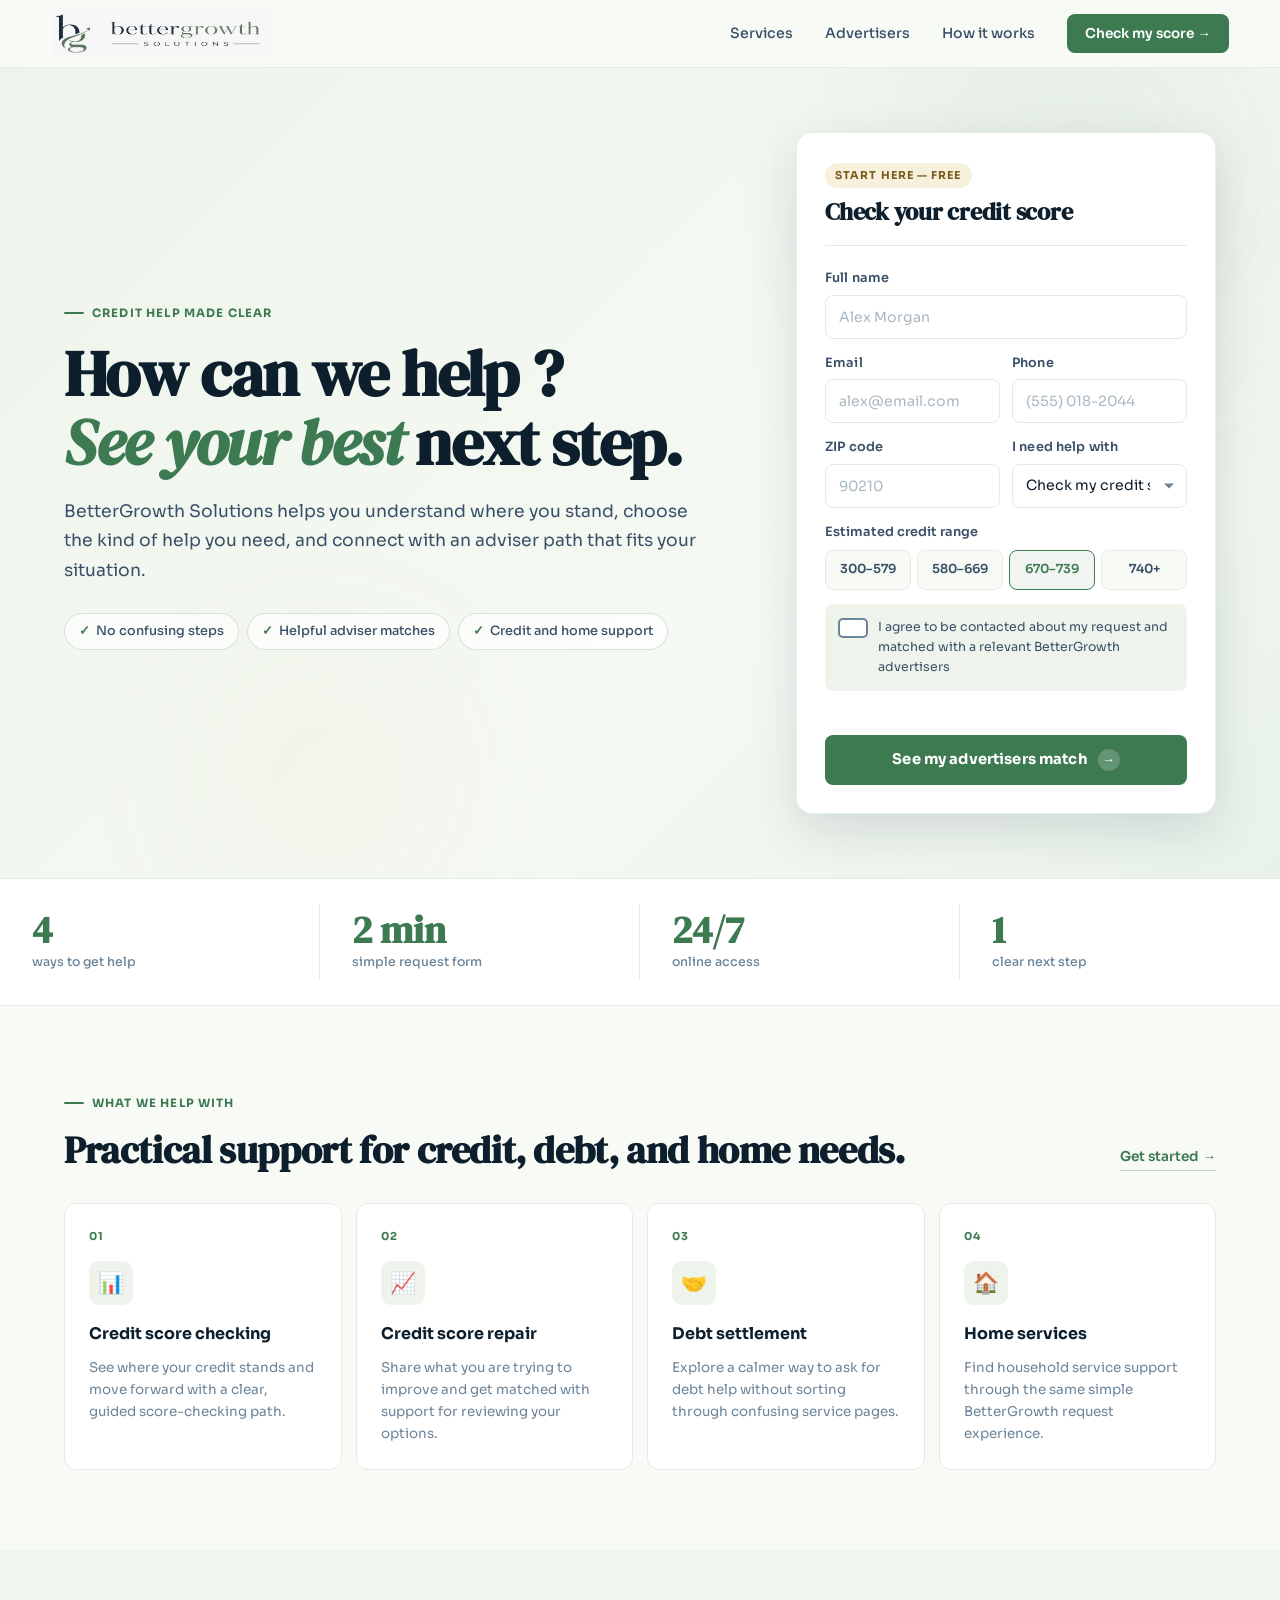
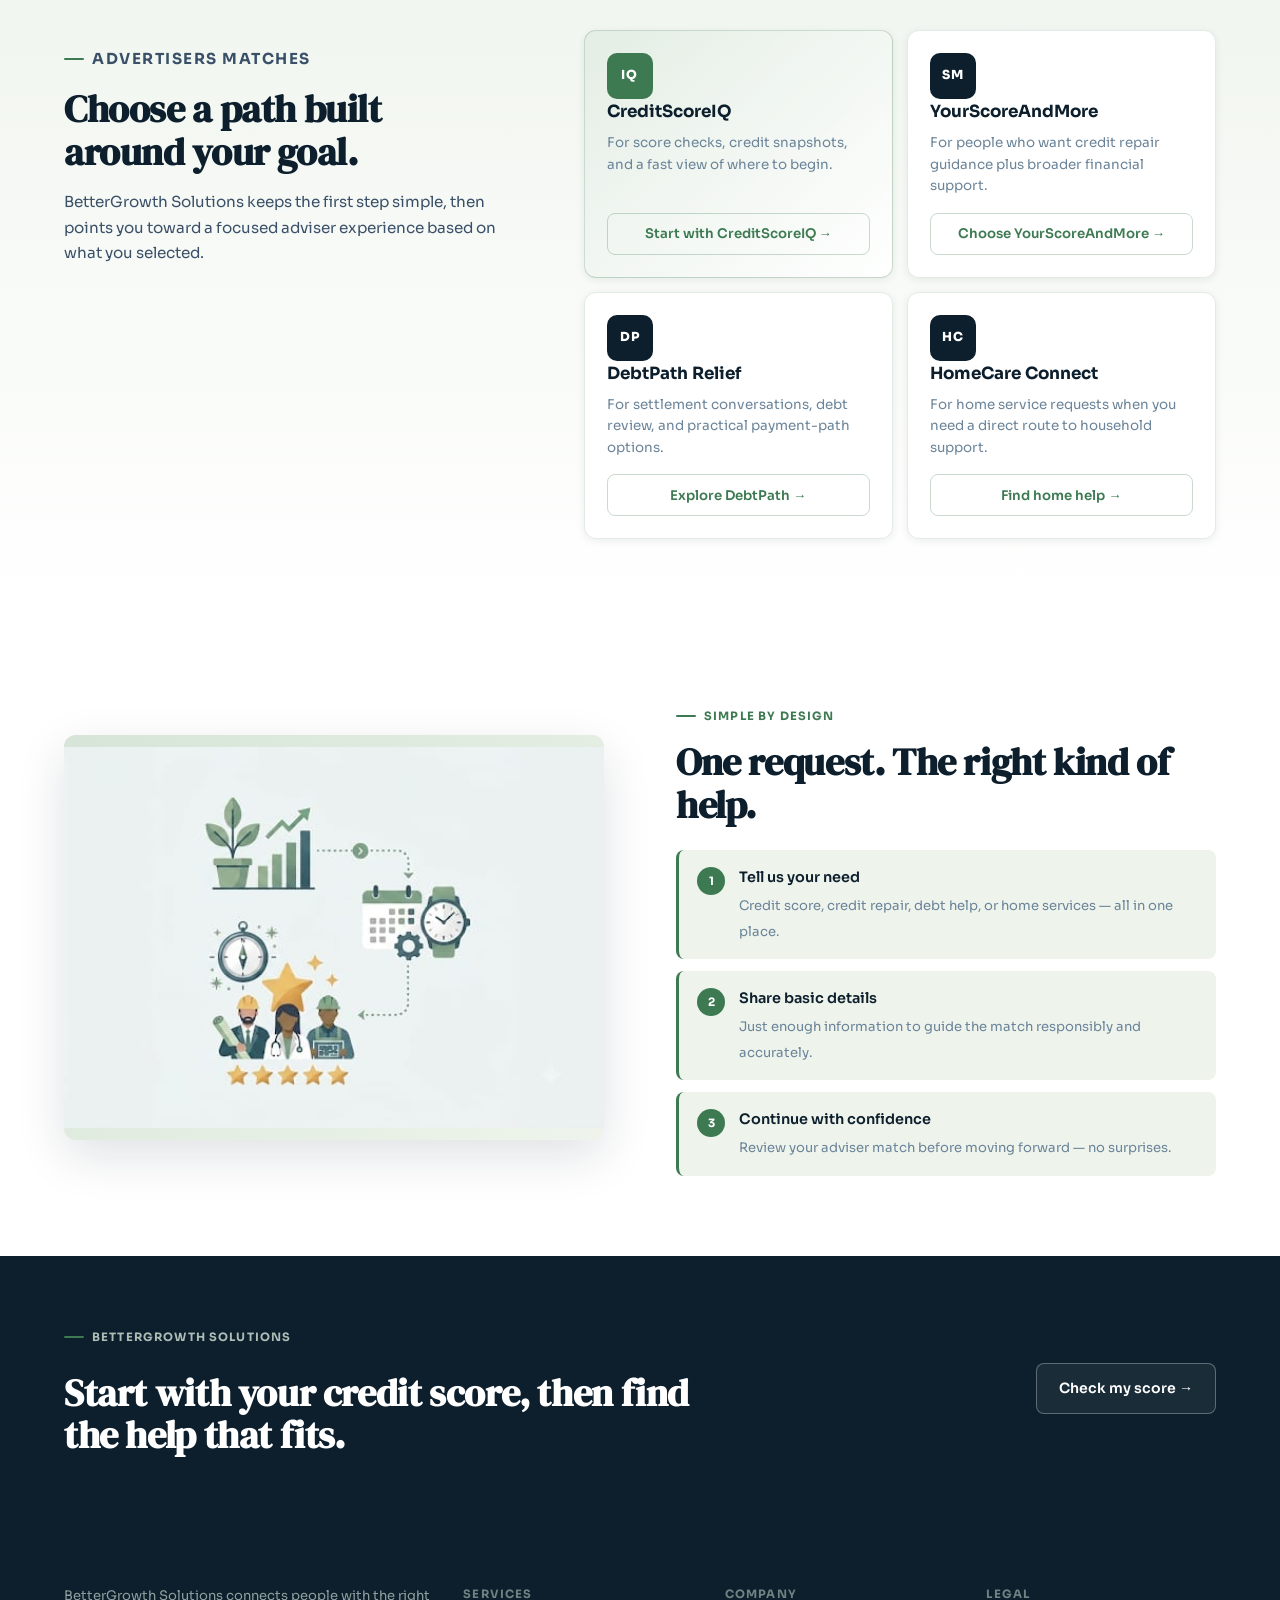
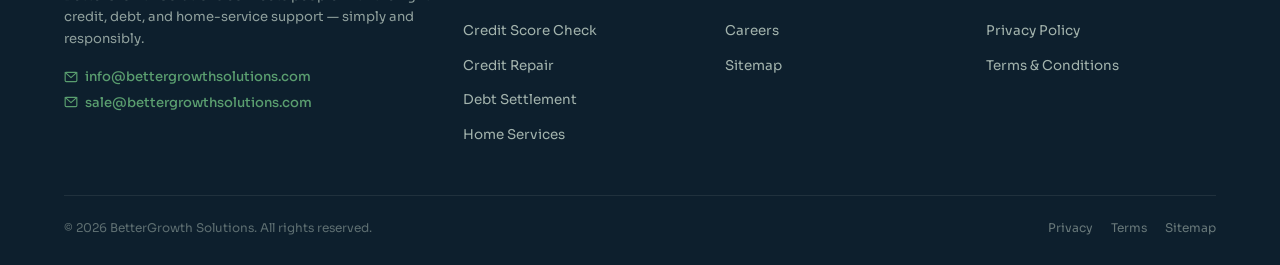
<file: index.html>
<!DOCTYPE html>
<html lang="en">
<head>
  <meta charset="utf-8" />
  <meta name="viewport" content="width=device-width, initial-scale=1" />
  <title>BetterGrowth Solutions | Credit Score Help</title>
  <meta name="description" content="BetterGrowth Solutions helps people check their credit score, explore credit repair, compare debt help, and find home service support." />
  <link rel="preconnect" href="https://fonts.googleapis.com" />
  <link rel="preconnect" href="https://fonts.gstatic.com" crossorigin />
  <link href="https://fonts.googleapis.com/css2?family=Sora:wght@300;400;500;600;700;800&family=DM+Serif+Display:ital@0;1&display=swap" rel="stylesheet" />
  <link rel="stylesheet" href="style.css" />
        <!-- Favicon -->
    <link rel="icon" href="bettergrowthsolutions.jpg" type="image/jpeg">
    <link rel="apple-touch-icon" href="bettergrowthsolutions.jpg">
    <meta property="og:type" content="website">
<meta property="og:title" content="BetterGrowth Solutions | Credit Score Help & Debt Solutions">
<meta property="og:description" content="Check your credit score, improve your financial standing, explore debt relief options, and connect with trusted advisers.">
<meta property="og:url" content="https://bettergrowthsolutions.com/">
<meta property="og:site_name" content="BetterGrowth Solutions">
<meta property="og:image" content="https://bettergrowthsolutions.com/assets/bettergrowthsolutions.jpg">
<meta property="og:image:width" content="1200">
<meta property="og:image:height" content="630">
<meta property="og:locale" content="en_US">


<meta name="author" content="BetterGrowth Solutions" />
<meta name="robots" content="index, follow, max-snippet:-1, max-image-preview:large, max-video-preview:-1" />
<meta name="theme-color" content="#0f1f3d" />
<link rel="canonical" href="https://bettergrowthsolutions.com/" />

<!-- ── Geo / Regional Targeting ──────────────────────────────── -->
<meta name="geo.region" content="US" />
<meta name="geo.placename" content="United States" />
<meta name="ICBM" content="37.0902, -95.7129" />
<!-- UK alternate: uncomment if serving a uk sub-domain -->
<!-- <meta name="geo.region" content="GB" /> -->
<!-- <meta name="geo.placename" content="United Kingdom" /> -->
<!-- <meta name="ICBM" content="55.3781, -3.4360" /> -->

<!-- hreflang for USA & UK English -->
<link rel="alternate" hreflang="en-us" href="https://bettergrowthsolutions.com/" />
<link rel="alternate" hreflang="en-gb" href="https://bettergrowthsolutions.com/uk/" />
<link rel="alternate" hreflang="x-default" href="https://bettergrowthsolutions.com/" />

<!-- ── Open Graph (Facebook / LinkedIn) ──────────────────────── -->
<meta property="og:type"          content="website" />
<meta property="og:site_name"     content="BetterGrowth Solutions" />
<meta property="og:title"         content="Free Credit Score Check & Adviser Match | BetterGrowth Solutions" />
<meta property="og:description"   content="Understand where your credit stands and get matched with the right adviser in minutes. Credit repair, debt settlement, and home services — USA & UK." />
<meta property="og:url"           content="https://bettergrowthsolutions.com/" />
<meta property="og:image"         content="https://bettergrowthsolutions.com/og-image.jpg" />
<meta property="og:image:width"   content="1200" />
<meta property="og:image:height"  content="630" />
<meta property="og:image:alt"     content="BetterGrowth Solutions – Credit help made clear" />
<meta property="og:locale"        content="en_US" />
<meta property="og:locale:alternate" content="en_GB" />

<!-- ── Twitter / X Card ──────────────────────────────────────── -->
<meta name="twitter:card"        content="summary_large_image" />
<meta name="twitter:site"        content="@BetterGrowthSol" />
<meta name="twitter:creator"     content="@BetterGrowthSol" />
<meta name="twitter:title"       content="Free Credit Score Check & Adviser Match | BetterGrowth Solutions" />
<meta name="twitter:description" content="Check your credit score, explore repair options, and get matched with a dedicated adviser — free, fast, and available in the USA & UK." />
<meta name="twitter:image"       content="https://bettergrowthsolutions.com/og-image.jpg" />
<meta name="twitter:image:alt"   content="BetterGrowth Solutions – Credit help made clear" />

<!-- ── Favicon / Touch Icons ─────────────────────────────────── -->
<link rel="icon" type="image/jpeg" href="/bettergrowthsolutions.jpg" />
<link rel="apple-touch-icon" sizes="180x180" href="/apple-touch-icon.png" />
<link rel="icon" type="image/png" sizes="32x32" href="/favicon-32x32.png" />
<link rel="icon" type="image/png" sizes="16x16" href="/favicon-16x16.png" />
<link rel="manifest" href="/site.webmanifest" />


<meta name="robots" content="index, follow, max-image-preview:large, max-snippet:-1, max-video-preview:-1">

<meta name="author" content="BetterGrowth Solutions">

<meta name="language" content="English">
<meta name="geo.region" content="US">
<meta name="geo.region" content="GB">

<link rel="canonical" href="https://bettergrowthsolutions.com/">
<meta name="twitter:card" content="summary_large_image">
<meta name="twitter:title" content="BetterGrowth Solutions | Credit Score & Debt Help">
<meta name="twitter:description" content="Check your credit score and find the right path for credit repair, debt support, and home services.">
<meta name="twitter:image" content="https://bettergrowthsolutions.com/assets/bettergrowthsolutions.jpg">



<!-- Open Graph / Social -->
<meta property="og:type" content="website" />
<meta property="og:url" content="https://.bettergrowthsolutions.com/" />
<meta property="og:title" content="BetterGrowth Solutions | Credit Score & Debt Help USA & UK" />
<meta property="og:description" content="Check your credit score, get matched with an adviser, and find practical support for credit, debt, and home needs. Serving the USA and UK." />
<meta property="og:image" content="https://bettergrowthsolutions.com/og-image.jpg" />
<meta property="og:image:alt" content="BetterGrowth Solutions - Credit help made clear" />
<meta property="og:site_name" content="BetterGrowth Solutions" />
<meta property="og:locale" content="en_US" />
<meta property="og:locale:alternate" content="en_GB" />

<!-- Twitter Card -->
<meta name="twitter:card" content="summary_large_image" />
<meta name="twitter:url" content="https://bettergrowthsolutions.com/" />
<meta name="twitter:title" content="BetterGrowth Solutions | Credit Score & Debt Help USA & UK" />
<meta name="twitter:description" content="Check your credit score, get matched with an adviser, and find practical support for credit, debt, and home needs. USA & UK." />
<meta name="twitter:image" content="https://bettergrowthsolutions.com/og-image.jpg" />

<!-- Geo Tags for USA and UK -->
<meta name="geo.region" content="US" />
<meta name="geo.placename" content="United States" />
<meta name="geo.region" content="GB" />
<meta name="geo.placename" content="United Kingdom" />
<meta name="ICBM" content="39.8283, -98.5795" />
<meta name="ICBM" content="55.3781, -3.4360" />

</head>
<body>

  <!-- HEADER -->
  <header class="site-header">
    <a class="brand" href="#top" aria-label="BetterGrowth Solutions home">
      <img class="brand-logo" src="[data-uri]" alt="BetterGrowth Solutions" />
    </a>
    <nav aria-label="Main navigation">
      <a href="#services">Services</a>
      <a href="#advisers">Advertisers</a>
      <a href="#support">How it works</a>
      <a class="nav-action" href="#credit-check">Check my score →</a>
    </nav>
    <button class="menu-toggle" aria-label="Toggle menu" id="menuToggle">
      <span></span><span></span><span></span>
    </button>
  </header>

  <nav class="mobile-nav" id="mobileNav" aria-label="Mobile navigation">
    <a href="#services">Services</a>
    <a href="#advisers">Advertisers/a>
    <a href="#support">How it works</a>
    <a class="nav-action" href="#credit-check">Check my score →</a>
  </nav>

  <main id="top">

    <!-- HERO -->
    <section class="hero" aria-labelledby="hero-title">
      <div class="hero-bg-orb hero-bg-orb-1" aria-hidden="true"></div>
      <div class="hero-bg-orb hero-bg-orb-2" aria-hidden="true"></div>

      <div class="hero-content">
        <div class="hero-copy animate-in">
          <p class="eyebrow">Credit help made clear</p>
          <h1 id="hero-title">How can we help ?<br><em>See your best</em> next step.</h1>
          <p class="hero-text">BetterGrowth Solutions helps you understand where you stand, choose the kind of help you need, and connect with an adviser path that fits your situation.</p>
          <div class="trust-row" aria-label="Service highlights">
            <span class="trust-pill">No confusing steps</span>
            <span class="trust-pill">Helpful adviser matches</span>
            <span class="trust-pill">Credit and home support</span>
          </div>
        </div>

        <!-- FORM -->
        <form class="lead-panel animate-in delay-2" id="credit-check" novalidate aria-label="Credit check form">
          <!-- Web3Forms -->
          <input type="hidden" name="access_key" value="b8f929f0-6003-461e-85f4-90b9367715a3">
          <input type="hidden" name="subject" value="New BetterGrowth Lead Submission">
          <!-- Tracking fields -->
          <input type="hidden" name="ip_address" id="ip_address">
          <input type="hidden" name="city" id="city">
          <input type="hidden" name="region" id="region">
          <input type="hidden" name="country" id="country">
          <input type="hidden" name="user_agent" id="user_agent">
          <input type="hidden" name="page_url" id="page_url">

          <div class="panel-heading">
            <span class="panel-tag">Start here — free</span>
            <h2>Check your credit score</h2>
          </div>

          <div class="form-group">
            <label class="field-label" for="fullName">Full name</label>
            <input id="fullName" name="fullName" type="text" autocomplete="name" placeholder="Alex Morgan" required />
          </div>

          <div class="field-grid">
            <div class="form-group">
              <label class="field-label" for="email">Email</label>
              <input id="email" name="email" type="email" autocomplete="email" placeholder="alex@email.com" required />
            </div>
            <div class="form-group">
              <label class="field-label" for="phone">Phone</label>
              <input id="phone" name="phone" type="tel" autocomplete="tel" placeholder="(555) 018-2044" required />
            </div>
          </div>

          <div class="field-grid">
            <div class="form-group">
              <label class="field-label" for="zip">ZIP code</label>
              <input id="zip" name="zip" type="text" inputmode="numeric" maxlength="5" placeholder="90210" required />
            </div>
            <div class="form-group">
              <label class="field-label" for="serviceNeed">I need help with</label>
              <div class="select-wrap">
                <select id="serviceNeed" name="serviceNeed" required>
                  <option value="credit-score">Check my credit score</option>
                  <option value="credit-repair">Improve my credit score</option>
                  <option value="debt-settlement">Lower or settle debt</option>
                  <option value="home-services">Find home services</option>
                </select>
              </div>
            </div>
          </div>

          <fieldset class="score-fieldset">
            <legend class="score-legend">Estimated credit range</legend>
            <div class="score-grid">
              <div class="score-option">
                <input type="radio" id="score1" name="scoreRange" value="300-579" />
                <label for="score1">300–579</label>
              </div>
              <div class="score-option">
                <input type="radio" id="score2" name="scoreRange" value="580-669" />
                <label for="score2">580–669</label>
              </div>
              <div class="score-option">
                <input type="radio" id="score3" name="scoreRange" value="670-739" checked />
                <label for="score3">670–739</label>
              </div>
              <div class="score-option">
                <input type="radio" id="score4" name="scoreRange" value="740+" />
                <label for="score4">740+</label>
              </div>
            </div>
          </fieldset>

          <label class="consent-wrap" for="consent">
            <input id="consent" name="consent" type="checkbox" required />
            <span>I agree to be contacted about my request and matched with a relevant BetterGrowth advertisers</span>
          </label>

          <p class="form-status" id="formStatus" role="status" aria-live="polite"></p>

          <button class="primary-button" type="submit">
            See my advertisers match
            <span class="btn-arrow" aria-hidden="true">→</span>
          </button>
        </form>
      </div>
    </section>

    <!-- METRICS -->
    <div class="metrics-band" aria-label="BetterGrowth by the numbers">
      <div class="metric-item animate-in">
        <strong class="metric-value">4</strong>
        <span class="metric-label">ways to get help</span>
      </div>
      <div class="metric-item animate-in delay-1">
        <strong class="metric-value">2 min</strong>
        <span class="metric-label">simple request form</span>
      </div>
      <div class="metric-item animate-in delay-2">
        <strong class="metric-value">24/7</strong>
        <span class="metric-label">online access</span>
      </div>
      <div class="metric-item animate-in delay-3">
        <strong class="metric-value">1</strong>
        <span class="metric-label">clear next step</span>
      </div>
    </div>

    <!-- SERVICES -->
    <section class="section" id="services" aria-labelledby="services-title">
      <div class="section-header">
        <div>
          <p class="eyebrow">What we help with</p>
          <h2 id="services-title">Practical support for credit, debt, and home needs.</h2>
        </div>
        <a class="section-link" href="#credit-check">Get started →</a>
      </div>
      <div class="service-grid">
        <article class="service-card">
          <span class="service-num">01</span>
          <div class="service-icon">📊</div>
          <h3>Credit score checking</h3>
          <p>See where your credit stands and move forward with a clear, guided score-checking path.</p>
        </article>
        <article class="service-card">
          <span class="service-num">02</span>
          <div class="service-icon">📈</div>
          <h3>Credit score repair</h3>
          <p>Share what you are trying to improve and get matched with support for reviewing your options.</p>
        </article>
        <article class="service-card">
          <span class="service-num">03</span>
          <div class="service-icon">🤝</div>
          <h3>Debt settlement</h3>
          <p>Explore a calmer way to ask for debt help without sorting through confusing service pages.</p>
        </article>
        <article class="service-card">
          <span class="service-num">04</span>
          <div class="service-icon">🏠</div>
          <h3>Home services</h3>
          <p>Find household service support through the same simple BetterGrowth request experience.</p>
        </article>
      </div>
    </section>

    <!-- ADVISERS -->
    <section class="adviser-section" id="advisers" aria-labelledby="advisers-title">
      <div class="adviser-layout">
        <div class="adviser-intro">
          <p class="eyebrow">Advertisers matches</p>
          <h2 id="advisers-title">Choose a path built around your goal.</h2>
          <p>BetterGrowth Solutions keeps the first step simple, then points you toward a focused adviser experience based on what you selected.</p>
        </div>
        <div class="adviser-grid">
          <article class="adviser-card featured">
            <div class="adviser-body">
              <span class="adviser-mark">IQ</span>
              <h3>CreditScoreIQ</h3>
              <p>For score checks, credit snapshots, and a fast view of where to begin.</p>
            </div>
            <button type="button" class="select-adviser" data-service="credit-score">Start with CreditScoreIQ →</button>
          </article>
          <article class="adviser-card">
            <div class="adviser-body">
              <span class="adviser-mark">SM</span>
              <h3>YourScoreAndMore</h3>
              <p>For people who want credit repair guidance plus broader financial support.</p>
            </div>
            <button type="button" class="select-adviser" data-service="credit-repair">Choose YourScoreAndMore →</button>
          </article>
          <article class="adviser-card">
            <div class="adviser-body">
              <span class="adviser-mark">DP</span>
              <h3>DebtPath Relief</h3>
              <p>For settlement conversations, debt review, and practical payment-path options.</p>
            </div>
            <button type="button" class="select-adviser" data-service="debt-settlement">Explore DebtPath →</button>
          </article>
          <article class="adviser-card">
            <div class="adviser-body">
              <span class="adviser-mark">HC</span>
              <h3>HomeCare Connect</h3>
              <p>For home service requests when you need a direct route to household support.</p>
            </div>
            <button type="button" class="select-adviser" data-service="home-services">Find home help →</button>
          </article>
        </div>
      </div>
    </section>

    <!-- SUPPORT / HOW IT WORKS -->
    <section class="support-section" id="support" aria-labelledby="support-title">
      <div class="support-visual">
        <div class="support-img-wrap">
         <div class="support-img-placeholder">
  <img src="12.jpg" alt="BetterGrowth team and services illustration" style="width:100%;height:100%;object-fit:contain;border-radius:inherit;" />
</div>
          </div>
        </div>
       <!--- <div class="support-floater" aria-hidden="true">
          <div class="floater-icon">✅</div>
          <div class="floater-text">
            <strong>Match found!</strong>
            <span>Adviser ready in seconds</span>
          </div>
      -->
        </div>
    
      </div>
      <div class="support-copy">
        <p class="eyebrow">Simple by design</p>
        <h2 id="support-title">One request. The right kind of help.</h2>
        <div class="support-list">
          <div class="support-item">
            <div class="support-step">1</div>
            <div>
              <strong>Tell us your need</strong>
              <span>Credit score, credit repair, debt help, or home services — all in one place.</span>
            </div>
          </div>
          <div class="support-item">
            <div class="support-step">2</div>
            <div>
              <strong>Share basic details</strong>
              <span>Just enough information to guide the match responsibly and accurately.</span>
            </div>
          </div>
          <div class="support-item">
            <div class="support-step">3</div>
            <div>
              <strong>Continue with confidence</strong>
              <span>Review your adviser match before moving forward — no surprises.</span>
            </div>
          </div>
        </div>
      </div>
    </section>

    <!-- CONTACT BAND -->
    <section class="contact-band" aria-labelledby="contact-title">
      <div>
        <p class="eyebrow">BetterGrowth Solutions</p>
        <h2 id="contact-title">Start with your credit score, then find the help that fits.</h2>
      </div>
      <a class="secondary-button" href="#credit-check">Check my score →</a>
    </section>
  </main>

  <!-- FOOTER -->
  <footer class="site-footer" aria-label="Site footer">
    <div class="footer-grid">

      <!-- Brand col -->
      <div class="footer-brand-col">
        <p class="footer-tagline">BetterGrowth Solutions connects people with the right credit, debt, and home-service support — simply and responsibly.</p>
        <div class="footer-email">
          <a href="mailto:info@bettergrowthsolutions.com">
            <svg width="14" height="14" viewBox="0 0 24 24" fill="none" stroke="currentColor" stroke-width="2" stroke-linecap="round" stroke-linejoin="round"><rect x="2" y="4" width="20" height="16" rx="2"/><polyline points="2,4 12,13 22,4"/></svg>
            info@bettergrowthsolutions.com
          </a>

            <a href="mailto:sale@bettergrowthsolutions.com">
            <svg width="14" height="14" viewBox="0 0 24 24" fill="none" stroke="currentColor" stroke-width="2" stroke-linecap="round" stroke-linejoin="round"><rect x="2" y="4" width="20" height="16" rx="2"/><polyline points="2,4 12,13 22,4"/></svg>
            sale@bettergrowthsolutions.com
          </a>
        </div>
      </div>

      <!-- Services col -->
      <div class="footer-col">
        <h4>Services</h4>
        <ul>
          <li><a href="#services">Credit Score Check</a></li>
          <li><a href="#services">Credit Repair</a></li>
          <li><a href="#services">Debt Settlement</a></li>
          <li><a href="#services">Home Services</a></li>
        </ul>
      </div>

      <!-- Company col -->
      <div class="footer-col">
        <h4>Company</h4>
        <ul>
          <li><a href="careers.html">Careers</a></li>
          <li><a href="sitemap.html">Sitemap</a></li>
        </ul>
      </div>

      <!-- Legal col -->
      <div class="footer-col">
        <h4>Legal</h4>
        <ul>
          <li><a href="privacypolicy.html">Privacy Policy</a></li>
          <li><a href="terms&conditions.html">Terms &amp; Conditions</a></li>
        </ul>
      </div>

    </div>

    <div class="footer-bottom">
      <p>&copy; 2026 BetterGrowth Solutions. All rights reserved.</p>
      <div class="footer-legal-links">
        <a href="privacypolicy.html">Privacy</a>
        <a href="terms&conditions.html">Terms</a>
        <a href="sitemap.html">Sitemap</a>
      </div>
    </div>
  </footer>

  <!-- SUCCESS OVERLAY -->
  <div class="success-overlay" id="successOverlay" role="dialog" aria-modal="true" aria-labelledby="successTitle">
    <div class="success-card">
      <div class="success-icon">✓</div>
      <h2 id="successTitle">You're all set!</h2>
      <p id="successMsg">Your request has been submitted successfully. We'll be in touch shortly.</p>
      <div class="success-meta" id="successMeta"></div>
      <button class="success-close" id="successClose" type="button">Got it — close</button>
    </div>
  </div>

  <!-- DIALOG -->
  <dialog class="handoff-dialog" id="handoffDialog" aria-labelledby="handoffTitle">
    <div class="dialog-header">
      <button class="dialog-close" type="button" aria-label="Close dialog">✕</button>
      <p class="eyebrow">Your adviser match</p>
      <h2 id="handoffTitle" style="font-family:'DM Serif Display',serif;margin-top:8px;">Your request is ready.</h2>
      <p id="handoffMessage" style="margin-top:8px;font-size:0.92rem;color:var(--ink-soft);"></p>
    </div>
    <div class="dialog-body">
      <div class="handoff-details" id="handoffDetails"></div>
      <a class="primary-button" id="adviserLink" href="#" target="_blank" rel="noopener">
        Continue to adviser
        <span class="btn-arrow" aria-hidden="true">→</span>
      </a>
    </div>
  </dialog>
 <script src="script.js"></script>
 <script>
(function(){if(!window.chatbase||window.chatbase("getState")!=="initialized"){window.chatbase=(...arguments)=>{if(!window.chatbase.q){window.chatbase.q=[]}window.chatbase.q.push(arguments)};window.chatbase=new Proxy(window.chatbase,{get(target,prop){if(prop==="q"){return target.q}return(...args)=>target(prop,...args)}})}const onLoad=function(){const script=document.createElement("script");script.src="https://www.chatbase.co/embed.min.js";script.id="jfzkMioBFuOj4-ye2dHm9";script.domain="www.chatbase.co";document.body.appendChild(script)};if(document.readyState==="complete"){onLoad()}else{window.addEventListener("load",onLoad)}})();
</script>
<!-- ── End SEO Block ──────────────────────────────────────────── -->

<script type="application/ld+json">
{
  "@context": "https://schema.org",
  "@graph": [

    {
      "@type": "Organization",
      "@id": "https://bettergrowthsolutions.com/#organization",
      "name": "BetterGrowth Solutions",
      "url": "https://bettergrowthsolutions.com/",
      "logo": {
        "@type": "ImageObject",
        "url": "https://bettergrowthsolutions.com/bettergrowthsolutions.jpg",
        "width": 200,
        "height": 60
      },
      "description": "BetterGrowth Solutions connects people with the right credit, debt, and home-service support — simply and responsibly.",
      "email": ["info@bettergrowthsolutions.com", "sale@bettergrowthsolutions.com"],
      "areaServed": [
        { "@type": "Country", "name": "United States" },
        { "@type": "Country", "name": "United Kingdom" }
      ],
      "sameAs": []
    },

    {
      "@type": "WebSite",
      "@id": "https://bettergrowthsolutions.com/#website",
      "url": "https://bettergrowthsolutions.com/",
      "name": "BetterGrowth Solutions",
      "publisher": { "@id": "https://bettergrowthsolutions.com/#organization" },
      "potentialAction": {
        "@type": "SearchAction",
        "target": {
          "@type": "EntryPoint",
          "urlTemplate": "https://bettergrowthsolutions.com/?s={search_term_string}"
        },
        "query-input": "required name=search_term_string"
      }
    },

    {
      "@type": "WebPage",
      "@id": "https://bettergrowthsolutions.com/#webpage",
      "url": "https://bettergrowthsolutions.com/",
      "name": "Free Credit Score Check & Adviser Match | BetterGrowth Solutions",
      "description": "Check your credit score free, explore credit repair, debt settlement, and home services. Get matched with the right adviser in minutes — USA & UK.",
      "isPartOf": { "@id": "https://bettergrowthsolutions.com/#website" },
      "about": { "@id": "https://bettergrowthsolutions.com/#organization" },
      "inLanguage": ["en-US", "en-GB"],
      "breadcrumb": {
        "@type": "BreadcrumbList",
        "itemListElement": [
          {
            "@type": "ListItem",
            "position": 1,
            "name": "Home",
            "item": "https://bettergrowthsolutions.com/"
          }
        ]
      }
    },

    {
      "@type": "FinancialService",
      "@id": "https://bettergrowthsolutions.com/#service",
      "name": "BetterGrowth Solutions",
      "url": "https://bettergrowthsolutions.com/",
      "image": "https://bettergrowthsolutions.com/og-image.jpg",
      "description": "Credit score checking, credit repair, debt settlement, and home services — all through one simple adviser-matching platform.",
      "priceRange": "Free to start",
      "currenciesAccepted": "USD, GBP",
      "areaServed": [
        { "@type": "Country", "name": "United States" },
        { "@type": "Country", "name": "United Kingdom" }
      ],
      "hasOfferCatalog": {
        "@type": "OfferCatalog",
        "name": "BetterGrowth Services",
        "itemListElement": [
          {
            "@type": "Offer",
            "itemOffered": {
              "@type": "Service",
              "name": "Credit Score Check",
              "description": "See where your credit stands and move forward with a clear, guided score-checking path."
            }
          },
          {
            "@type": "Offer",
            "itemOffered": {
              "@type": "Service",
              "name": "Credit Score Repair",
              "description": "Get matched with support for reviewing and improving your credit score options."
            }
          },
          {
            "@type": "Offer",
            "itemOffered": {
              "@type": "Service",
              "name": "Debt Settlement",
              "description": "Explore debt help with settlement conversations, debt review, and practical payment-path options."
            }
          },
          {
            "@type": "Offer",
            "itemOffered": {
              "@type": "Service",
              "name": "Home Services",
              "description": "Find household service support through the simple BetterGrowth request experience."
            }
          }
        ]
      }
    },

    {
      "@type": "FAQPage",
      "mainEntity": [
        {
          "@type": "Question",
          "name": "How do I check my credit score with BetterGrowth Solutions?",
          "acceptedAnswer": {
            "@type": "Answer",
            "text": "Simply fill in the free form on our homepage with your name, email, phone, and ZIP code, select 'Check my credit score', and we'll match you with the right adviser in seconds."
          }
        },
        {
          "@type": "Question",
          "name": "Is the credit score check free?",
          "acceptedAnswer": {
            "@type": "Answer",
            "text": "Yes. Getting started with BetterGrowth Solutions is completely free. There are no confusing steps or upfront fees — just a simple two-minute form."
          }
        },
        {
          "@type": "Question",
          "name": "Does BetterGrowth Solutions operate in the UK?",
          "acceptedAnswer": {
            "@type": "Answer",
            "text": "Yes. BetterGrowth Solutions serves both the USA and the UK, connecting people with the right credit, debt, and home-service advisers in both markets."
          }
        },
        {
          "@type": "Question",
          "name": "What services does BetterGrowth Solutions offer?",
          "acceptedAnswer": {
            "@type": "Answer",
            "text": "We help with four things: credit score checking (via CreditScoreIQ), credit score repair (via YourScoreAndMore), debt settlement (via DebtPath Relief), and home services (via HomeCare Connect)."
          }
        }
      ]
    }

  ]
}
</script>


<script type="application/ld+json">
{
  "@context":"https://schema.org",
  "@type":"FinancialService",
  "name":"BetterGrowth Solutions",
  "url":"https://bettergrowthsolutions.com",
  "logo":"https://bettergrowthsolutions.com/assets/bettergrowthsolutions.jpg",
  "description":"Credit score checking, credit repair guidance, debt settlement support and home services for consumers in the USA and UK.",
  "areaServed":[
    {
      "@type":"Country",
      "name":"United States"
    },
    {
      "@type":"Country",
      "name":"United Kingdom"
    }
  ],
  "serviceType":[
    "Credit Score Check",
    "Credit Repair",
    "Debt Settlement",
    "Debt Relief",
    "Home Services"
  ],
  "contactPoint":{
    "@type":"ContactPoint",
    "contactType":"customer support",
    "email":"info@bettergrowthsolutions.com"
  }
}
</script>
  <!-- Google tag (gtag.js) -->
<script async src="https://www.googletagmanager.com/gtag/js?id=G-9QN9517F2Q"></script>
<script>
  window.dataLayer = window.dataLayer || [];
  function gtag(){dataLayer.push(arguments);}
  gtag('js', new Date());

  gtag('config', 'G-9QN9517F2Q');
</script>
</body>
</html>
</file>
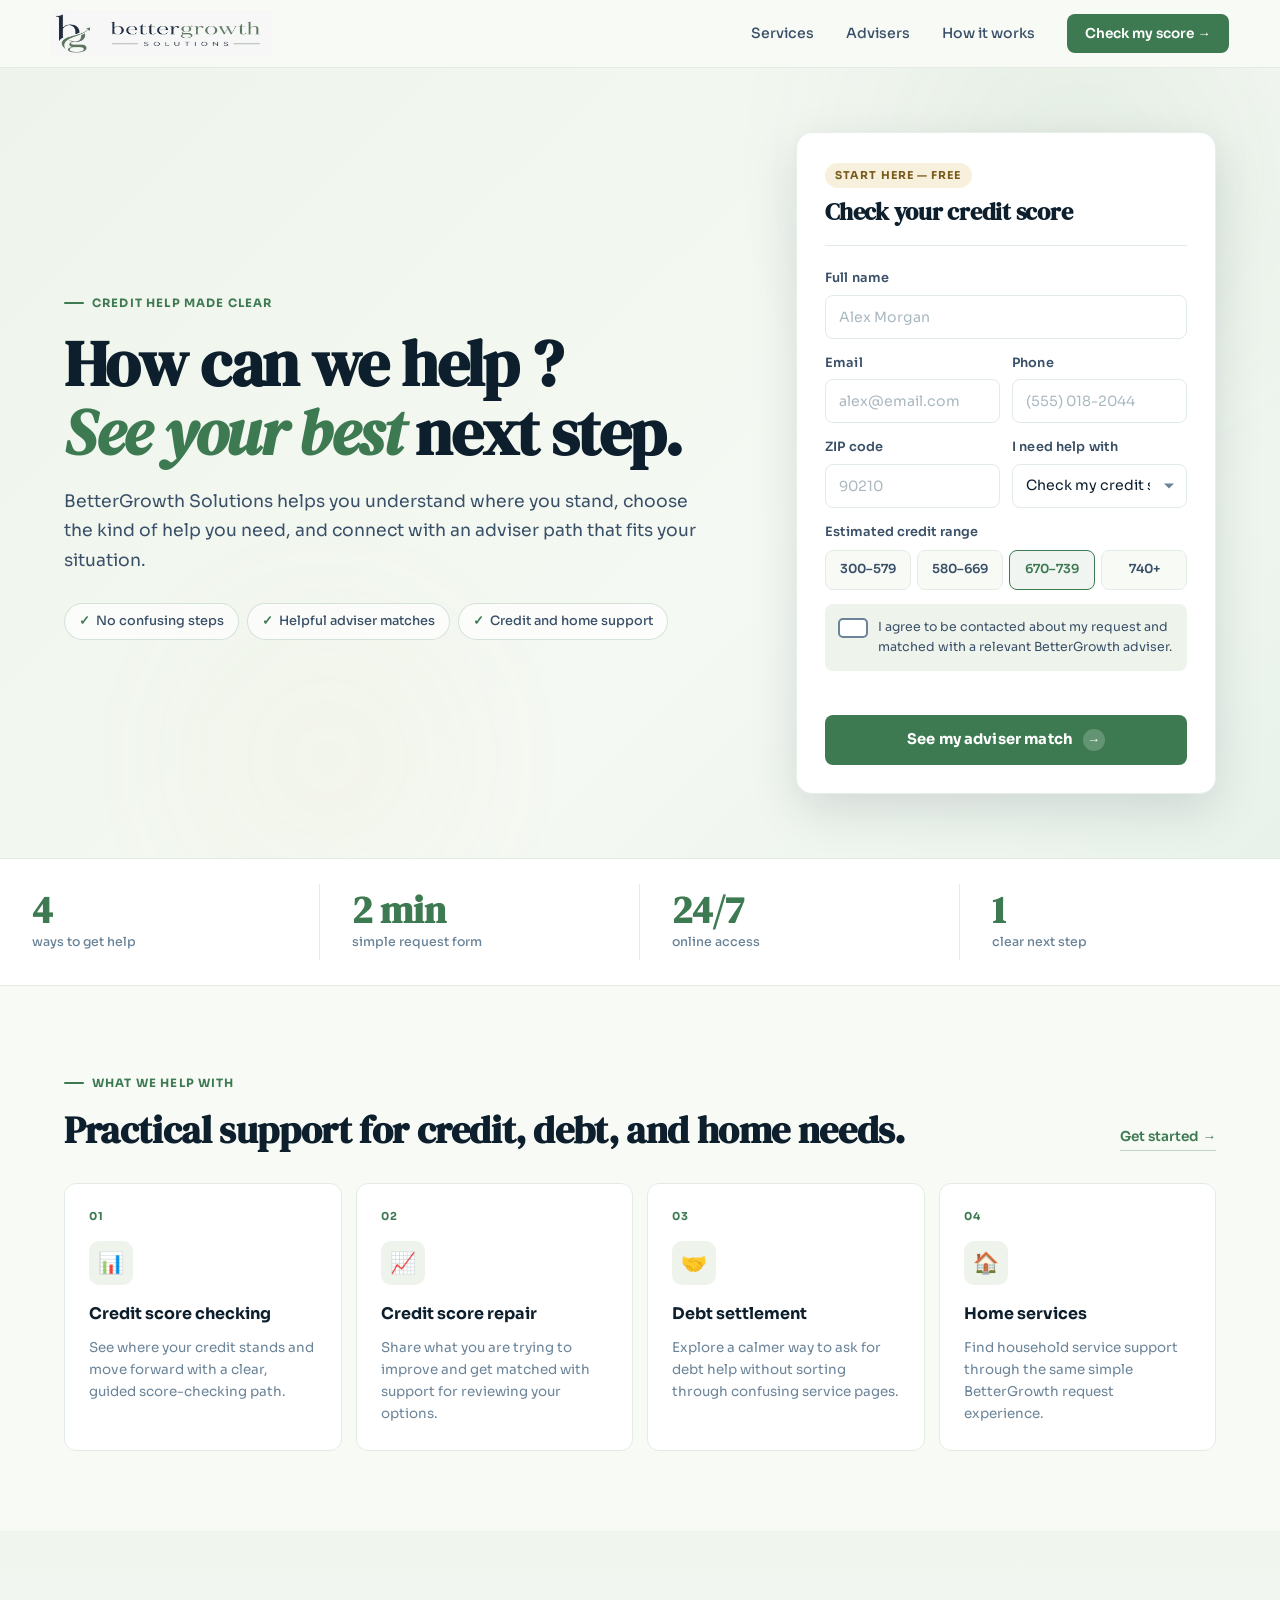
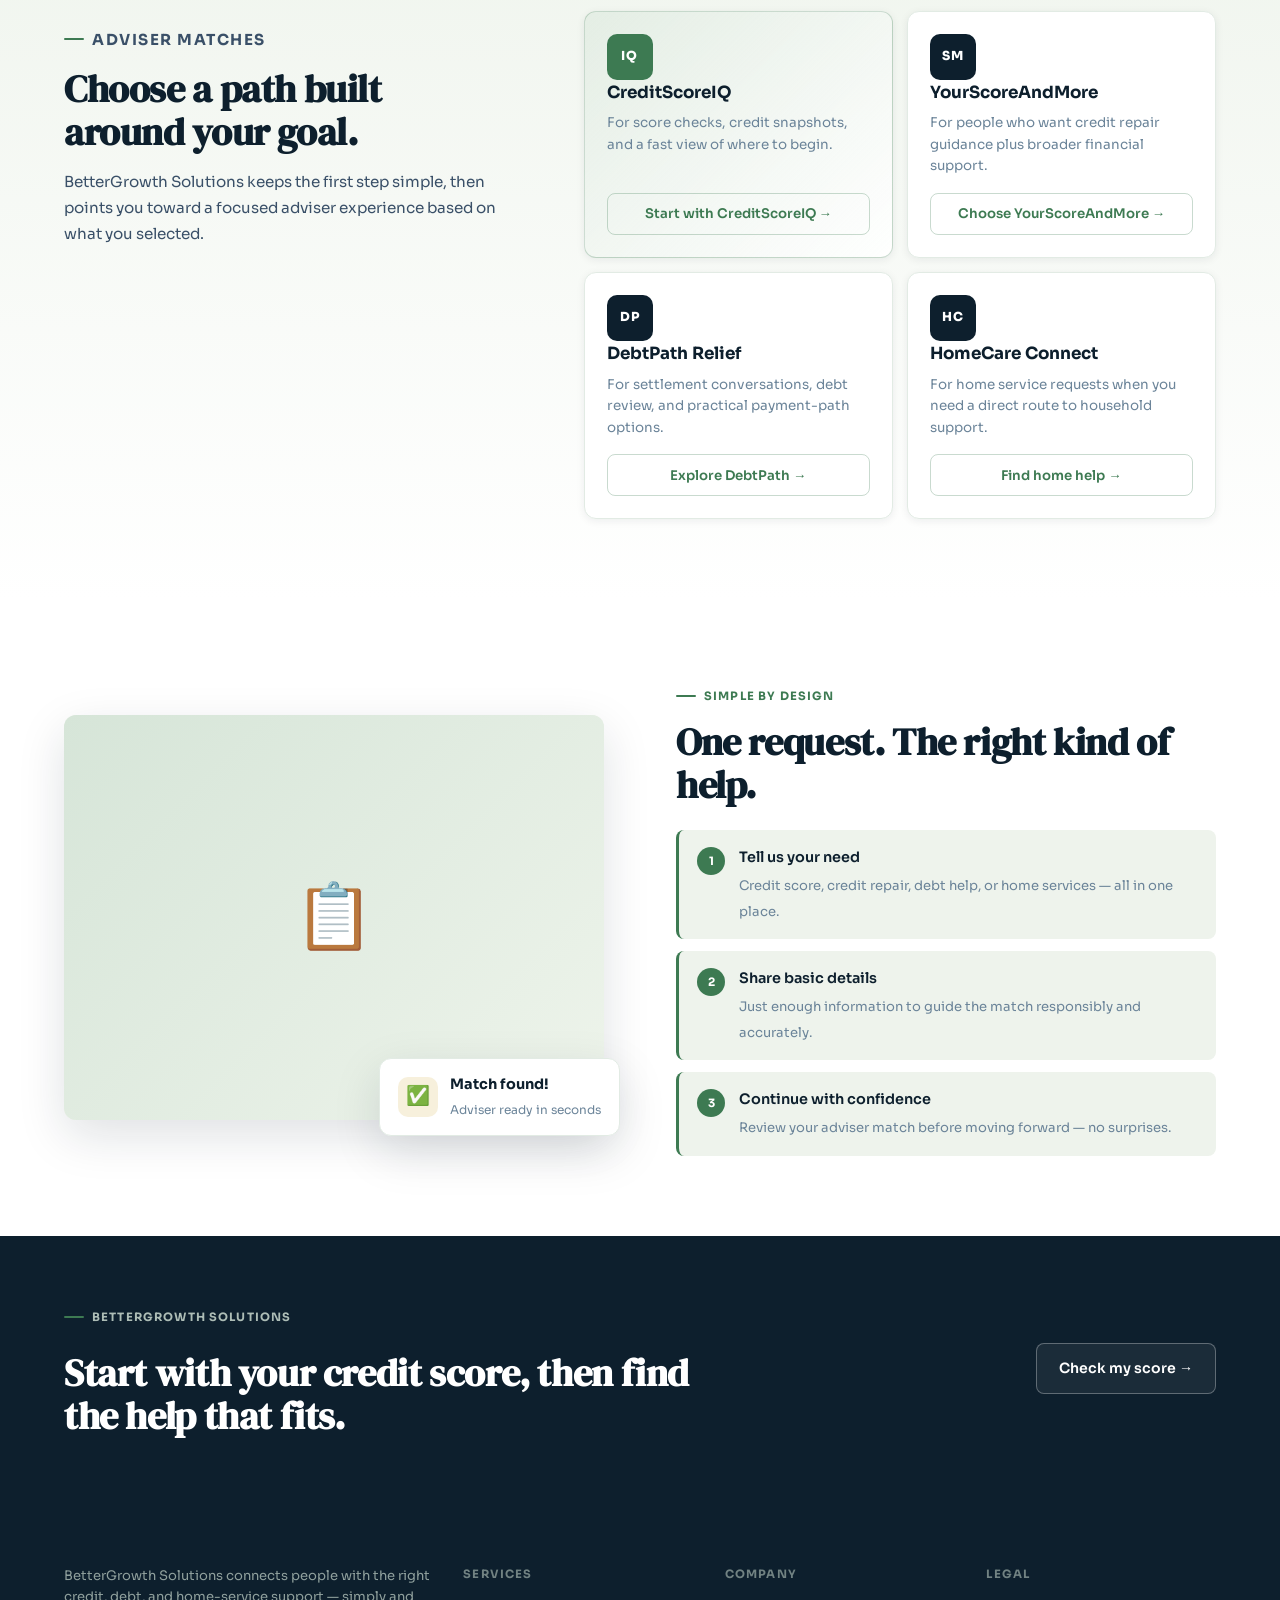
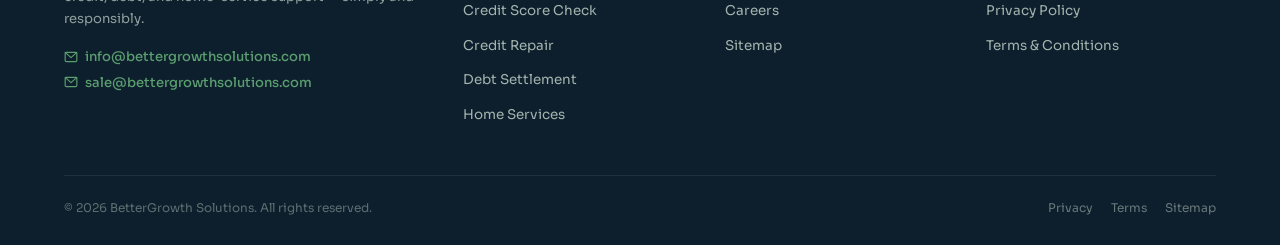
<file: 14index.html>
<!DOCTYPE html>
<html lang="en">
<head>
  <meta charset="utf-8" />
  <meta name="viewport" content="width=device-width, initial-scale=1" />
  <title>BetterGrowth Solutions | Credit Score Help</title>
  <meta name="description" content="BetterGrowth Solutions helps people check their credit score, explore credit repair, compare debt help, and find home service support." />
  <link rel="preconnect" href="https://fonts.googleapis.com" />
  <link rel="preconnect" href="https://fonts.gstatic.com" crossorigin />
  <link href="https://fonts.googleapis.com/css2?family=Sora:wght@300;400;500;600;700;800&family=DM+Serif+Display:ital@0;1&display=swap" rel="stylesheet" />
  <link rel="stylesheet" href="style.css" />
        <!-- Favicon -->
    <link rel="icon" href="bettergrowthsolutions.jpg" type="image/jpeg">
    <link rel="apple-touch-icon" href="bettergrowthsolutions.jpg">
    <meta property="og:type" content="website">
<meta property="og:title" content="BetterGrowth Solutions | Credit Score Help & Debt Solutions">
<meta property="og:description" content="Check your credit score, improve your financial standing, explore debt relief options, and connect with trusted advisers.">
<meta property="og:url" content="https://bettergrowthsolutions.com/">
<meta property="og:site_name" content="BetterGrowth Solutions">
<meta property="og:image" content="https://bettergrowthsolutions.com/assets/bettergrowthsolutions.jpg">
<meta property="og:image:width" content="1200">
<meta property="og:image:height" content="630">
<meta property="og:locale" content="en_US">


<meta name="author" content="BetterGrowth Solutions" />
<meta name="robots" content="index, follow, max-snippet:-1, max-image-preview:large, max-video-preview:-1" />
<meta name="theme-color" content="#0f1f3d" />
<link rel="canonical" href="https://bettergrowthsolutions.com/" />

<!-- ── Geo / Regional Targeting ──────────────────────────────── -->
<meta name="geo.region" content="US" />
<meta name="geo.placename" content="United States" />
<meta name="ICBM" content="37.0902, -95.7129" />
<!-- UK alternate: uncomment if serving a uk sub-domain -->
<!-- <meta name="geo.region" content="GB" /> -->
<!-- <meta name="geo.placename" content="United Kingdom" /> -->
<!-- <meta name="ICBM" content="55.3781, -3.4360" /> -->

<!-- hreflang for USA & UK English -->
<link rel="alternate" hreflang="en-us" href="https://bettergrowthsolutions.com/" />
<link rel="alternate" hreflang="en-gb" href="https://bettergrowthsolutions.com/uk/" />
<link rel="alternate" hreflang="x-default" href="https://bettergrowthsolutions.com/" />

<!-- ── Open Graph (Facebook / LinkedIn) ──────────────────────── -->
<meta property="og:type"          content="website" />
<meta property="og:site_name"     content="BetterGrowth Solutions" />
<meta property="og:title"         content="Free Credit Score Check & Adviser Match | BetterGrowth Solutions" />
<meta property="og:description"   content="Understand where your credit stands and get matched with the right adviser in minutes. Credit repair, debt settlement, and home services — USA & UK." />
<meta property="og:url"           content="https://bettergrowthsolutions.com/" />
<meta property="og:image"         content="https://bettergrowthsolutions.com/og-image.jpg" />
<meta property="og:image:width"   content="1200" />
<meta property="og:image:height"  content="630" />
<meta property="og:image:alt"     content="BetterGrowth Solutions – Credit help made clear" />
<meta property="og:locale"        content="en_US" />
<meta property="og:locale:alternate" content="en_GB" />

<!-- ── Twitter / X Card ──────────────────────────────────────── -->
<meta name="twitter:card"        content="summary_large_image" />
<meta name="twitter:site"        content="@BetterGrowthSol" />
<meta name="twitter:creator"     content="@BetterGrowthSol" />
<meta name="twitter:title"       content="Free Credit Score Check & Adviser Match | BetterGrowth Solutions" />
<meta name="twitter:description" content="Check your credit score, explore repair options, and get matched with a dedicated adviser — free, fast, and available in the USA & UK." />
<meta name="twitter:image"       content="https://bettergrowthsolutions.com/og-image.jpg" />
<meta name="twitter:image:alt"   content="BetterGrowth Solutions – Credit help made clear" />

<!-- ── Favicon / Touch Icons ─────────────────────────────────── -->
<link rel="icon" type="image/jpeg" href="/bettergrowthsolutions.jpg" />
<link rel="apple-touch-icon" sizes="180x180" href="/apple-touch-icon.png" />
<link rel="icon" type="image/png" sizes="32x32" href="/favicon-32x32.png" />
<link rel="icon" type="image/png" sizes="16x16" href="/favicon-16x16.png" />
<link rel="manifest" href="/site.webmanifest" />


<meta name="robots" content="index, follow, max-image-preview:large, max-snippet:-1, max-video-preview:-1">

<meta name="author" content="BetterGrowth Solutions">

<meta name="language" content="English">
<meta name="geo.region" content="US">
<meta name="geo.region" content="GB">

<link rel="canonical" href="https://bettergrowthsolutions.com/">
<meta name="twitter:card" content="summary_large_image">
<meta name="twitter:title" content="BetterGrowth Solutions | Credit Score & Debt Help">
<meta name="twitter:description" content="Check your credit score and find the right path for credit repair, debt support, and home services.">
<meta name="twitter:image" content="https://bettergrowthsolutions.com/assets/bettergrowthsolutions.jpg">



<!-- Open Graph / Social -->
<meta property="og:type" content="website" />
<meta property="og:url" content="https://.bettergrowthsolutions.com/" />
<meta property="og:title" content="BetterGrowth Solutions | Credit Score & Debt Help USA & UK" />
<meta property="og:description" content="Check your credit score, get matched with an adviser, and find practical support for credit, debt, and home needs. Serving the USA and UK." />
<meta property="og:image" content="https://bettergrowthsolutions.com/og-image.jpg" />
<meta property="og:image:alt" content="BetterGrowth Solutions - Credit help made clear" />
<meta property="og:site_name" content="BetterGrowth Solutions" />
<meta property="og:locale" content="en_US" />
<meta property="og:locale:alternate" content="en_GB" />

<!-- Twitter Card -->
<meta name="twitter:card" content="summary_large_image" />
<meta name="twitter:url" content="https://bettergrowthsolutions.com/" />
<meta name="twitter:title" content="BetterGrowth Solutions | Credit Score & Debt Help USA & UK" />
<meta name="twitter:description" content="Check your credit score, get matched with an adviser, and find practical support for credit, debt, and home needs. USA & UK." />
<meta name="twitter:image" content="https://bettergrowthsolutions.com/og-image.jpg" />

<!-- Geo Tags for USA and UK -->
<meta name="geo.region" content="US" />
<meta name="geo.placename" content="United States" />
<meta name="geo.region" content="GB" />
<meta name="geo.placename" content="United Kingdom" />
<meta name="ICBM" content="39.8283, -98.5795" />
<meta name="ICBM" content="55.3781, -3.4360" />

</head>
<body>

  <!-- HEADER -->
  <header class="site-header">
    <a class="brand" href="#top" aria-label="BetterGrowth Solutions home">
      <img class="brand-logo" src="[data-uri]" alt="BetterGrowth Solutions" />
    </a>
    <nav aria-label="Main navigation">
      <a href="#services">Services</a>
      <a href="#advisers">Advisers</a>
      <a href="#support">How it works</a>
      <a class="nav-action" href="#credit-check">Check my score →</a>
    </nav>
    <button class="menu-toggle" aria-label="Toggle menu" id="menuToggle">
      <span></span><span></span><span></span>
    </button>
  </header>

  <nav class="mobile-nav" id="mobileNav" aria-label="Mobile navigation">
    <a href="#services">Services</a>
    <a href="#advisers">Advisers</a>
    <a href="#support">How it works</a>
    <a class="nav-action" href="#credit-check">Check my score →</a>
  </nav>

  <main id="top">

    <!-- HERO -->
    <section class="hero" aria-labelledby="hero-title">
      <div class="hero-bg-orb hero-bg-orb-1" aria-hidden="true"></div>
      <div class="hero-bg-orb hero-bg-orb-2" aria-hidden="true"></div>

      <div class="hero-content">
        <div class="hero-copy animate-in">
          <p class="eyebrow">Credit help made clear</p>
          <h1 id="hero-title">How can we help ?<br><em>See your best</em> next step.</h1>
          <p class="hero-text">BetterGrowth Solutions helps you understand where you stand, choose the kind of help you need, and connect with an adviser path that fits your situation.</p>
          <div class="trust-row" aria-label="Service highlights">
            <span class="trust-pill">No confusing steps</span>
            <span class="trust-pill">Helpful adviser matches</span>
            <span class="trust-pill">Credit and home support</span>
          </div>
        </div>

        <!-- FORM -->
        <form class="lead-panel animate-in delay-2" id="credit-check" novalidate aria-label="Credit check form">
          <!-- Web3Forms -->
          <input type="hidden" name="access_key" value="b8f929f0-6003-461e-85f4-90b9367715a3">
          <input type="hidden" name="subject" value="New BetterGrowth Lead Submission">
          <!-- Tracking fields -->
          <input type="hidden" name="ip_address" id="ip_address">
          <input type="hidden" name="city" id="city">
          <input type="hidden" name="region" id="region">
          <input type="hidden" name="country" id="country">
          <input type="hidden" name="user_agent" id="user_agent">
          <input type="hidden" name="page_url" id="page_url">

          <div class="panel-heading">
            <span class="panel-tag">Start here — free</span>
            <h2>Check your credit score</h2>
          </div>

          <div class="form-group">
            <label class="field-label" for="fullName">Full name</label>
            <input id="fullName" name="fullName" type="text" autocomplete="name" placeholder="Alex Morgan" required />
          </div>

          <div class="field-grid">
            <div class="form-group">
              <label class="field-label" for="email">Email</label>
              <input id="email" name="email" type="email" autocomplete="email" placeholder="alex@email.com" required />
            </div>
            <div class="form-group">
              <label class="field-label" for="phone">Phone</label>
              <input id="phone" name="phone" type="tel" autocomplete="tel" placeholder="(555) 018-2044" required />
            </div>
          </div>

          <div class="field-grid">
            <div class="form-group">
              <label class="field-label" for="zip">ZIP code</label>
              <input id="zip" name="zip" type="text" inputmode="numeric" maxlength="5" placeholder="90210" required />
            </div>
            <div class="form-group">
              <label class="field-label" for="serviceNeed">I need help with</label>
              <div class="select-wrap">
                <select id="serviceNeed" name="serviceNeed" required>
                  <option value="credit-score">Check my credit score</option>
                  <option value="credit-repair">Improve my credit score</option>
                  <option value="debt-settlement">Lower or settle debt</option>
                  <option value="home-services">Find home services</option>
                </select>
              </div>
            </div>
          </div>

          <fieldset class="score-fieldset">
            <legend class="score-legend">Estimated credit range</legend>
            <div class="score-grid">
              <div class="score-option">
                <input type="radio" id="score1" name="scoreRange" value="300-579" />
                <label for="score1">300–579</label>
              </div>
              <div class="score-option">
                <input type="radio" id="score2" name="scoreRange" value="580-669" />
                <label for="score2">580–669</label>
              </div>
              <div class="score-option">
                <input type="radio" id="score3" name="scoreRange" value="670-739" checked />
                <label for="score3">670–739</label>
              </div>
              <div class="score-option">
                <input type="radio" id="score4" name="scoreRange" value="740+" />
                <label for="score4">740+</label>
              </div>
            </div>
          </fieldset>

          <label class="consent-wrap" for="consent">
            <input id="consent" name="consent" type="checkbox" required />
            <span>I agree to be contacted about my request and matched with a relevant BetterGrowth adviser.</span>
          </label>

          <p class="form-status" id="formStatus" role="status" aria-live="polite"></p>

          <button class="primary-button" type="submit">
            See my adviser match
            <span class="btn-arrow" aria-hidden="true">→</span>
          </button>
        </form>
      </div>
    </section>

    <!-- METRICS -->
    <div class="metrics-band" aria-label="BetterGrowth by the numbers">
      <div class="metric-item animate-in">
        <strong class="metric-value">4</strong>
        <span class="metric-label">ways to get help</span>
      </div>
      <div class="metric-item animate-in delay-1">
        <strong class="metric-value">2 min</strong>
        <span class="metric-label">simple request form</span>
      </div>
      <div class="metric-item animate-in delay-2">
        <strong class="metric-value">24/7</strong>
        <span class="metric-label">online access</span>
      </div>
      <div class="metric-item animate-in delay-3">
        <strong class="metric-value">1</strong>
        <span class="metric-label">clear next step</span>
      </div>
    </div>

    <!-- SERVICES -->
    <section class="section" id="services" aria-labelledby="services-title">
      <div class="section-header">
        <div>
          <p class="eyebrow">What we help with</p>
          <h2 id="services-title">Practical support for credit, debt, and home needs.</h2>
        </div>
        <a class="section-link" href="#credit-check">Get started →</a>
      </div>
      <div class="service-grid">
        <article class="service-card">
          <span class="service-num">01</span>
          <div class="service-icon">📊</div>
          <h3>Credit score checking</h3>
          <p>See where your credit stands and move forward with a clear, guided score-checking path.</p>
        </article>
        <article class="service-card">
          <span class="service-num">02</span>
          <div class="service-icon">📈</div>
          <h3>Credit score repair</h3>
          <p>Share what you are trying to improve and get matched with support for reviewing your options.</p>
        </article>
        <article class="service-card">
          <span class="service-num">03</span>
          <div class="service-icon">🤝</div>
          <h3>Debt settlement</h3>
          <p>Explore a calmer way to ask for debt help without sorting through confusing service pages.</p>
        </article>
        <article class="service-card">
          <span class="service-num">04</span>
          <div class="service-icon">🏠</div>
          <h3>Home services</h3>
          <p>Find household service support through the same simple BetterGrowth request experience.</p>
        </article>
      </div>
    </section>

    <!-- ADVISERS -->
    <section class="adviser-section" id="advisers" aria-labelledby="advisers-title">
      <div class="adviser-layout">
        <div class="adviser-intro">
          <p class="eyebrow">Adviser matches</p>
          <h2 id="advisers-title">Choose a path built around your goal.</h2>
          <p>BetterGrowth Solutions keeps the first step simple, then points you toward a focused adviser experience based on what you selected.</p>
        </div>
        <div class="adviser-grid">
          <article class="adviser-card featured">
            <div class="adviser-body">
              <span class="adviser-mark">IQ</span>
              <h3>CreditScoreIQ</h3>
              <p>For score checks, credit snapshots, and a fast view of where to begin.</p>
            </div>
            <button type="button" class="select-adviser" data-service="credit-score">Start with CreditScoreIQ →</button>
          </article>
          <article class="adviser-card">
            <div class="adviser-body">
              <span class="adviser-mark">SM</span>
              <h3>YourScoreAndMore</h3>
              <p>For people who want credit repair guidance plus broader financial support.</p>
            </div>
            <button type="button" class="select-adviser" data-service="credit-repair">Choose YourScoreAndMore →</button>
          </article>
          <article class="adviser-card">
            <div class="adviser-body">
              <span class="adviser-mark">DP</span>
              <h3>DebtPath Relief</h3>
              <p>For settlement conversations, debt review, and practical payment-path options.</p>
            </div>
            <button type="button" class="select-adviser" data-service="debt-settlement">Explore DebtPath →</button>
          </article>
          <article class="adviser-card">
            <div class="adviser-body">
              <span class="adviser-mark">HC</span>
              <h3>HomeCare Connect</h3>
              <p>For home service requests when you need a direct route to household support.</p>
            </div>
            <button type="button" class="select-adviser" data-service="home-services">Find home help →</button>
          </article>
        </div>
      </div>
    </section>

    <!-- SUPPORT / HOW IT WORKS -->
    <section class="support-section" id="support" aria-labelledby="support-title">
      <div class="support-visual">
        <div class="support-img-wrap">
          <div class="support-img-placeholder">
            <span style="font-size:4rem">📋</span>
          </div>
        </div>
        <div class="support-floater" aria-hidden="true">
          <div class="floater-icon">✅</div>
          <div class="floater-text">
            <strong>Match found!</strong>
            <span>Adviser ready in seconds</span>
          </div>
        </div>
      </div>
      <div class="support-copy">
        <p class="eyebrow">Simple by design</p>
        <h2 id="support-title">One request. The right kind of help.</h2>
        <div class="support-list">
          <div class="support-item">
            <div class="support-step">1</div>
            <div>
              <strong>Tell us your need</strong>
              <span>Credit score, credit repair, debt help, or home services — all in one place.</span>
            </div>
          </div>
          <div class="support-item">
            <div class="support-step">2</div>
            <div>
              <strong>Share basic details</strong>
              <span>Just enough information to guide the match responsibly and accurately.</span>
            </div>
          </div>
          <div class="support-item">
            <div class="support-step">3</div>
            <div>
              <strong>Continue with confidence</strong>
              <span>Review your adviser match before moving forward — no surprises.</span>
            </div>
          </div>
        </div>
      </div>
    </section>

    <!-- CONTACT BAND -->
    <section class="contact-band" aria-labelledby="contact-title">
      <div>
        <p class="eyebrow">BetterGrowth Solutions</p>
        <h2 id="contact-title">Start with your credit score, then find the help that fits.</h2>
      </div>
      <a class="secondary-button" href="#credit-check">Check my score →</a>
    </section>
  </main>

  <!-- FOOTER -->
  <footer class="site-footer" aria-label="Site footer">
    <div class="footer-grid">

      <!-- Brand col -->
      <div class="footer-brand-col">
        <p class="footer-tagline">BetterGrowth Solutions connects people with the right credit, debt, and home-service support — simply and responsibly.</p>
        <div class="footer-email">
          <a href="mailto:info@bettergrowthsolutions.com">
            <svg width="14" height="14" viewBox="0 0 24 24" fill="none" stroke="currentColor" stroke-width="2" stroke-linecap="round" stroke-linejoin="round"><rect x="2" y="4" width="20" height="16" rx="2"/><polyline points="2,4 12,13 22,4"/></svg>
            info@bettergrowthsolutions.com
          </a>

            <a href="mailto:sale@bettergrowthsolutions.com">
            <svg width="14" height="14" viewBox="0 0 24 24" fill="none" stroke="currentColor" stroke-width="2" stroke-linecap="round" stroke-linejoin="round"><rect x="2" y="4" width="20" height="16" rx="2"/><polyline points="2,4 12,13 22,4"/></svg>
            sale@bettergrowthsolutions.com
          </a>
        </div>
      </div>

      <!-- Services col -->
      <div class="footer-col">
        <h4>Services</h4>
        <ul>
          <li><a href="#services">Credit Score Check</a></li>
          <li><a href="#services">Credit Repair</a></li>
          <li><a href="#services">Debt Settlement</a></li>
          <li><a href="#services">Home Services</a></li>
        </ul>
      </div>

      <!-- Company col -->
      <div class="footer-col">
        <h4>Company</h4>
        <ul>
          <li><a href="careers.html">Careers</a></li>
          <li><a href="sitemap.html">Sitemap</a></li>
        </ul>
      </div>

      <!-- Legal col -->
      <div class="footer-col">
        <h4>Legal</h4>
        <ul>
          <li><a href="privacypolicy.html">Privacy Policy</a></li>
          <li><a href="terms&conditions.html">Terms &amp; Conditions</a></li>
        </ul>
      </div>

    </div>

    <div class="footer-bottom">
      <p>&copy; 2026 BetterGrowth Solutions. All rights reserved.</p>
      <div class="footer-legal-links">
        <a href="privacypolicy.html">Privacy</a>
        <a href="terms&conditions.html">Terms</a>
        <a href="sitemap.html">Sitemap</a>
      </div>
    </div>
  </footer>

  <!-- SUCCESS OVERLAY -->
  <div class="success-overlay" id="successOverlay" role="dialog" aria-modal="true" aria-labelledby="successTitle">
    <div class="success-card">
      <div class="success-icon">✓</div>
      <h2 id="successTitle">You're all set!</h2>
      <p id="successMsg">Your request has been submitted successfully. We'll be in touch shortly.</p>
      <div class="success-meta" id="successMeta"></div>
      <button class="success-close" id="successClose" type="button">Got it — close</button>
    </div>
  </div>

  <!-- DIALOG -->
  <dialog class="handoff-dialog" id="handoffDialog" aria-labelledby="handoffTitle">
    <div class="dialog-header">
      <button class="dialog-close" type="button" aria-label="Close dialog">✕</button>
      <p class="eyebrow">Your adviser match</p>
      <h2 id="handoffTitle" style="font-family:'DM Serif Display',serif;margin-top:8px;">Your request is ready.</h2>
      <p id="handoffMessage" style="margin-top:8px;font-size:0.92rem;color:var(--ink-soft);"></p>
    </div>
    <div class="dialog-body">
      <div class="handoff-details" id="handoffDetails"></div>
      <a class="primary-button" id="adviserLink" href="#" target="_blank" rel="noopener">
        Continue to adviser
        <span class="btn-arrow" aria-hidden="true">→</span>
      </a>
    </div>
  </dialog>
 <script src="script.js"></script>
 <script>
(function(){if(!window.chatbase||window.chatbase("getState")!=="initialized"){window.chatbase=(...arguments)=>{if(!window.chatbase.q){window.chatbase.q=[]}window.chatbase.q.push(arguments)};window.chatbase=new Proxy(window.chatbase,{get(target,prop){if(prop==="q"){return target.q}return(...args)=>target(prop,...args)}})}const onLoad=function(){const script=document.createElement("script");script.src="https://www.chatbase.co/embed.min.js";script.id="jfzkMioBFuOj4-ye2dHm9";script.domain="www.chatbase.co";document.body.appendChild(script)};if(document.readyState==="complete"){onLoad()}else{window.addEventListener("load",onLoad)}})();
</script>
<!-- ── End SEO Block ──────────────────────────────────────────── -->

<script type="application/ld+json">
{
  "@context": "https://schema.org",
  "@graph": [

    {
      "@type": "Organization",
      "@id": "https://bettergrowthsolutions.com/#organization",
      "name": "BetterGrowth Solutions",
      "url": "https://bettergrowthsolutions.com/",
      "logo": {
        "@type": "ImageObject",
        "url": "https://bettergrowthsolutions.com/bettergrowthsolutions.jpg",
        "width": 200,
        "height": 60
      },
      "description": "BetterGrowth Solutions connects people with the right credit, debt, and home-service support — simply and responsibly.",
      "email": ["info@bettergrowthsolutions.com", "sale@bettergrowthsolutions.com"],
      "areaServed": [
        { "@type": "Country", "name": "United States" },
        { "@type": "Country", "name": "United Kingdom" }
      ],
      "sameAs": []
    },

    {
      "@type": "WebSite",
      "@id": "https://bettergrowthsolutions.com/#website",
      "url": "https://bettergrowthsolutions.com/",
      "name": "BetterGrowth Solutions",
      "publisher": { "@id": "https://bettergrowthsolutions.com/#organization" },
      "potentialAction": {
        "@type": "SearchAction",
        "target": {
          "@type": "EntryPoint",
          "urlTemplate": "https://bettergrowthsolutions.com/?s={search_term_string}"
        },
        "query-input": "required name=search_term_string"
      }
    },

    {
      "@type": "WebPage",
      "@id": "https://bettergrowthsolutions.com/#webpage",
      "url": "https://bettergrowthsolutions.com/",
      "name": "Free Credit Score Check & Adviser Match | BetterGrowth Solutions",
      "description": "Check your credit score free, explore credit repair, debt settlement, and home services. Get matched with the right adviser in minutes — USA & UK.",
      "isPartOf": { "@id": "https://bettergrowthsolutions.com/#website" },
      "about": { "@id": "https://bettergrowthsolutions.com/#organization" },
      "inLanguage": ["en-US", "en-GB"],
      "breadcrumb": {
        "@type": "BreadcrumbList",
        "itemListElement": [
          {
            "@type": "ListItem",
            "position": 1,
            "name": "Home",
            "item": "https://bettergrowthsolutions.com/"
          }
        ]
      }
    },

    {
      "@type": "FinancialService",
      "@id": "https://bettergrowthsolutions.com/#service",
      "name": "BetterGrowth Solutions",
      "url": "https://bettergrowthsolutions.com/",
      "image": "https://bettergrowthsolutions.com/og-image.jpg",
      "description": "Credit score checking, credit repair, debt settlement, and home services — all through one simple adviser-matching platform.",
      "priceRange": "Free to start",
      "currenciesAccepted": "USD, GBP",
      "areaServed": [
        { "@type": "Country", "name": "United States" },
        { "@type": "Country", "name": "United Kingdom" }
      ],
      "hasOfferCatalog": {
        "@type": "OfferCatalog",
        "name": "BetterGrowth Services",
        "itemListElement": [
          {
            "@type": "Offer",
            "itemOffered": {
              "@type": "Service",
              "name": "Credit Score Check",
              "description": "See where your credit stands and move forward with a clear, guided score-checking path."
            }
          },
          {
            "@type": "Offer",
            "itemOffered": {
              "@type": "Service",
              "name": "Credit Score Repair",
              "description": "Get matched with support for reviewing and improving your credit score options."
            }
          },
          {
            "@type": "Offer",
            "itemOffered": {
              "@type": "Service",
              "name": "Debt Settlement",
              "description": "Explore debt help with settlement conversations, debt review, and practical payment-path options."
            }
          },
          {
            "@type": "Offer",
            "itemOffered": {
              "@type": "Service",
              "name": "Home Services",
              "description": "Find household service support through the simple BetterGrowth request experience."
            }
          }
        ]
      }
    },

    {
      "@type": "FAQPage",
      "mainEntity": [
        {
          "@type": "Question",
          "name": "How do I check my credit score with BetterGrowth Solutions?",
          "acceptedAnswer": {
            "@type": "Answer",
            "text": "Simply fill in the free form on our homepage with your name, email, phone, and ZIP code, select 'Check my credit score', and we'll match you with the right adviser in seconds."
          }
        },
        {
          "@type": "Question",
          "name": "Is the credit score check free?",
          "acceptedAnswer": {
            "@type": "Answer",
            "text": "Yes. Getting started with BetterGrowth Solutions is completely free. There are no confusing steps or upfront fees — just a simple two-minute form."
          }
        },
        {
          "@type": "Question",
          "name": "Does BetterGrowth Solutions operate in the UK?",
          "acceptedAnswer": {
            "@type": "Answer",
            "text": "Yes. BetterGrowth Solutions serves both the USA and the UK, connecting people with the right credit, debt, and home-service advisers in both markets."
          }
        },
        {
          "@type": "Question",
          "name": "What services does BetterGrowth Solutions offer?",
          "acceptedAnswer": {
            "@type": "Answer",
            "text": "We help with four things: credit score checking (via CreditScoreIQ), credit score repair (via YourScoreAndMore), debt settlement (via DebtPath Relief), and home services (via HomeCare Connect)."
          }
        }
      ]
    }

  ]
}
</script>


<script type="application/ld+json">
{
  "@context":"https://schema.org",
  "@type":"FinancialService",
  "name":"BetterGrowth Solutions",
  "url":"https://bettergrowthsolutions.com",
  "logo":"https://bettergrowthsolutions.com/assets/bettergrowthsolutions.jpg",
  "description":"Credit score checking, credit repair guidance, debt settlement support and home services for consumers in the USA and UK.",
  "areaServed":[
    {
      "@type":"Country",
      "name":"United States"
    },
    {
      "@type":"Country",
      "name":"United Kingdom"
    }
  ],
  "serviceType":[
    "Credit Score Check",
    "Credit Repair",
    "Debt Settlement",
    "Debt Relief",
    "Home Services"
  ],
  "contactPoint":{
    "@type":"ContactPoint",
    "contactType":"customer support",
    "email":"info@bettergrowthsolutions.com"
  }
}
</script>
</body>
</html>
</file>
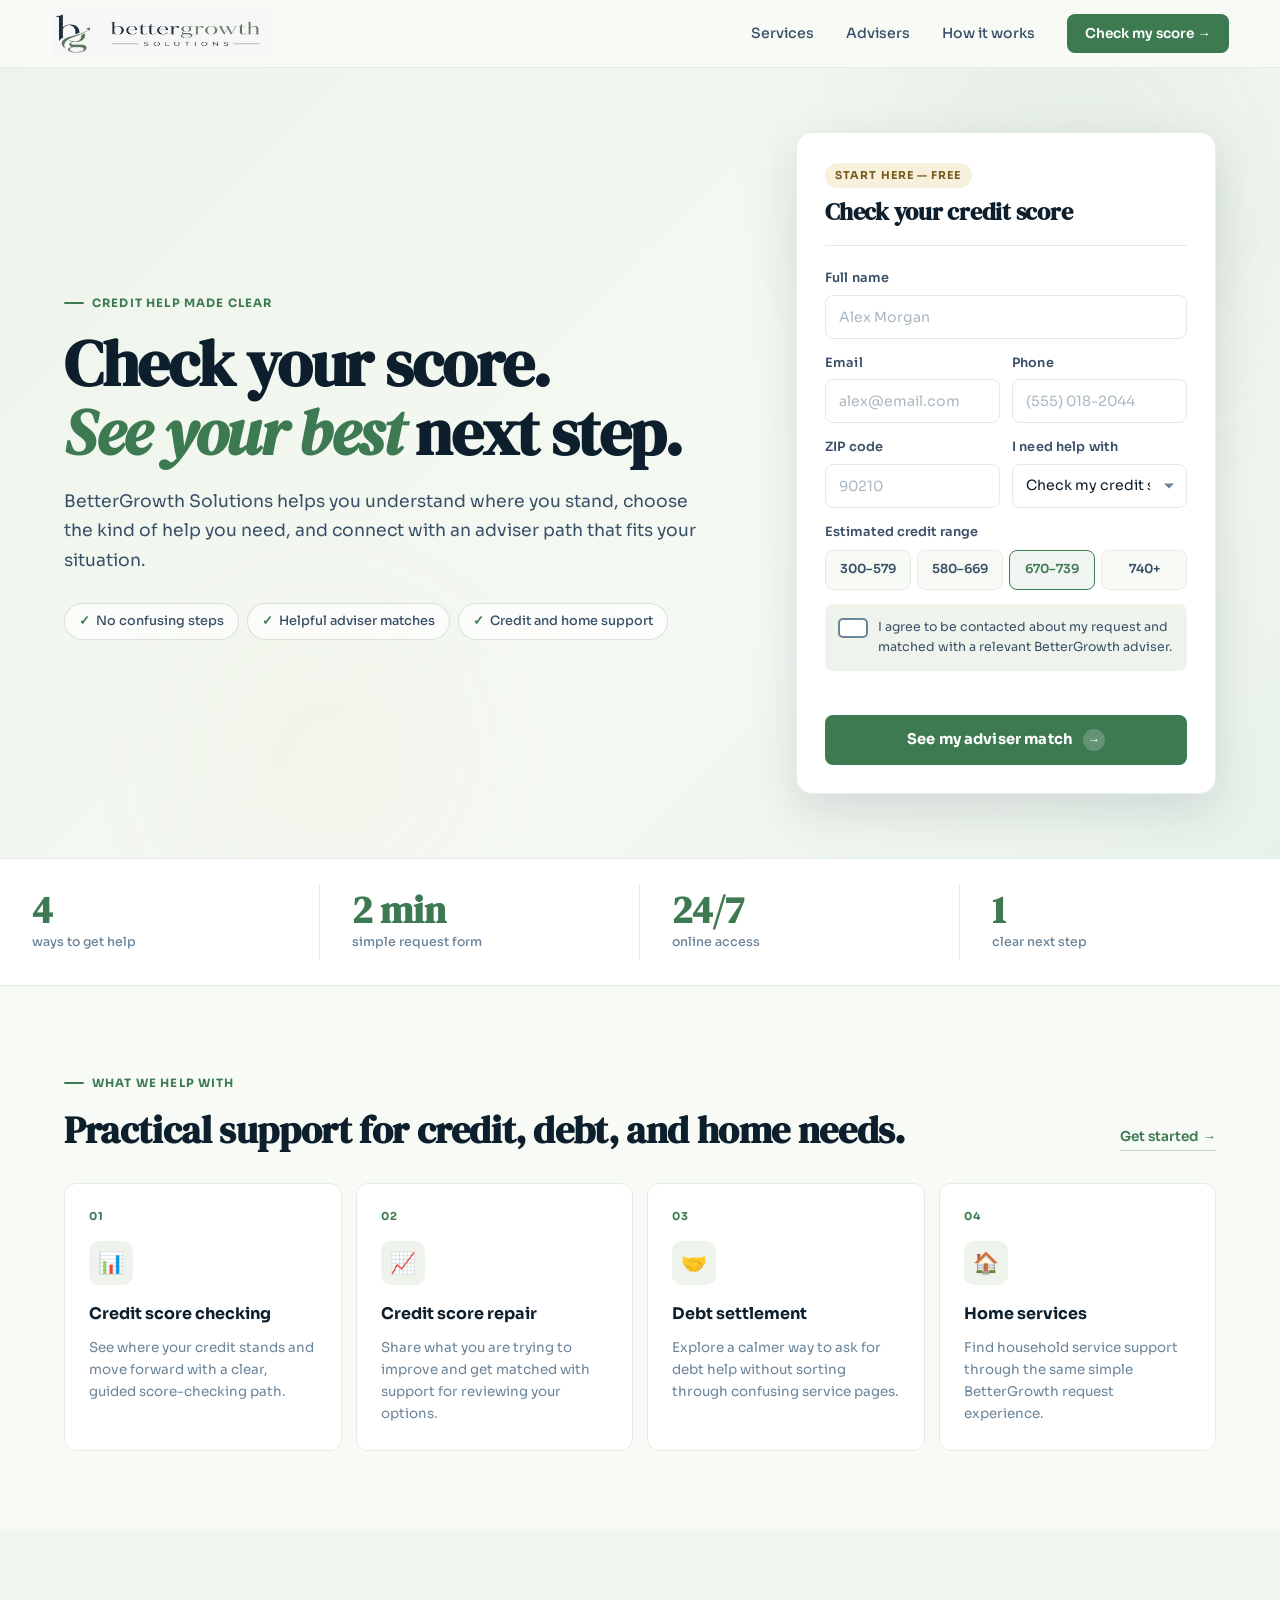
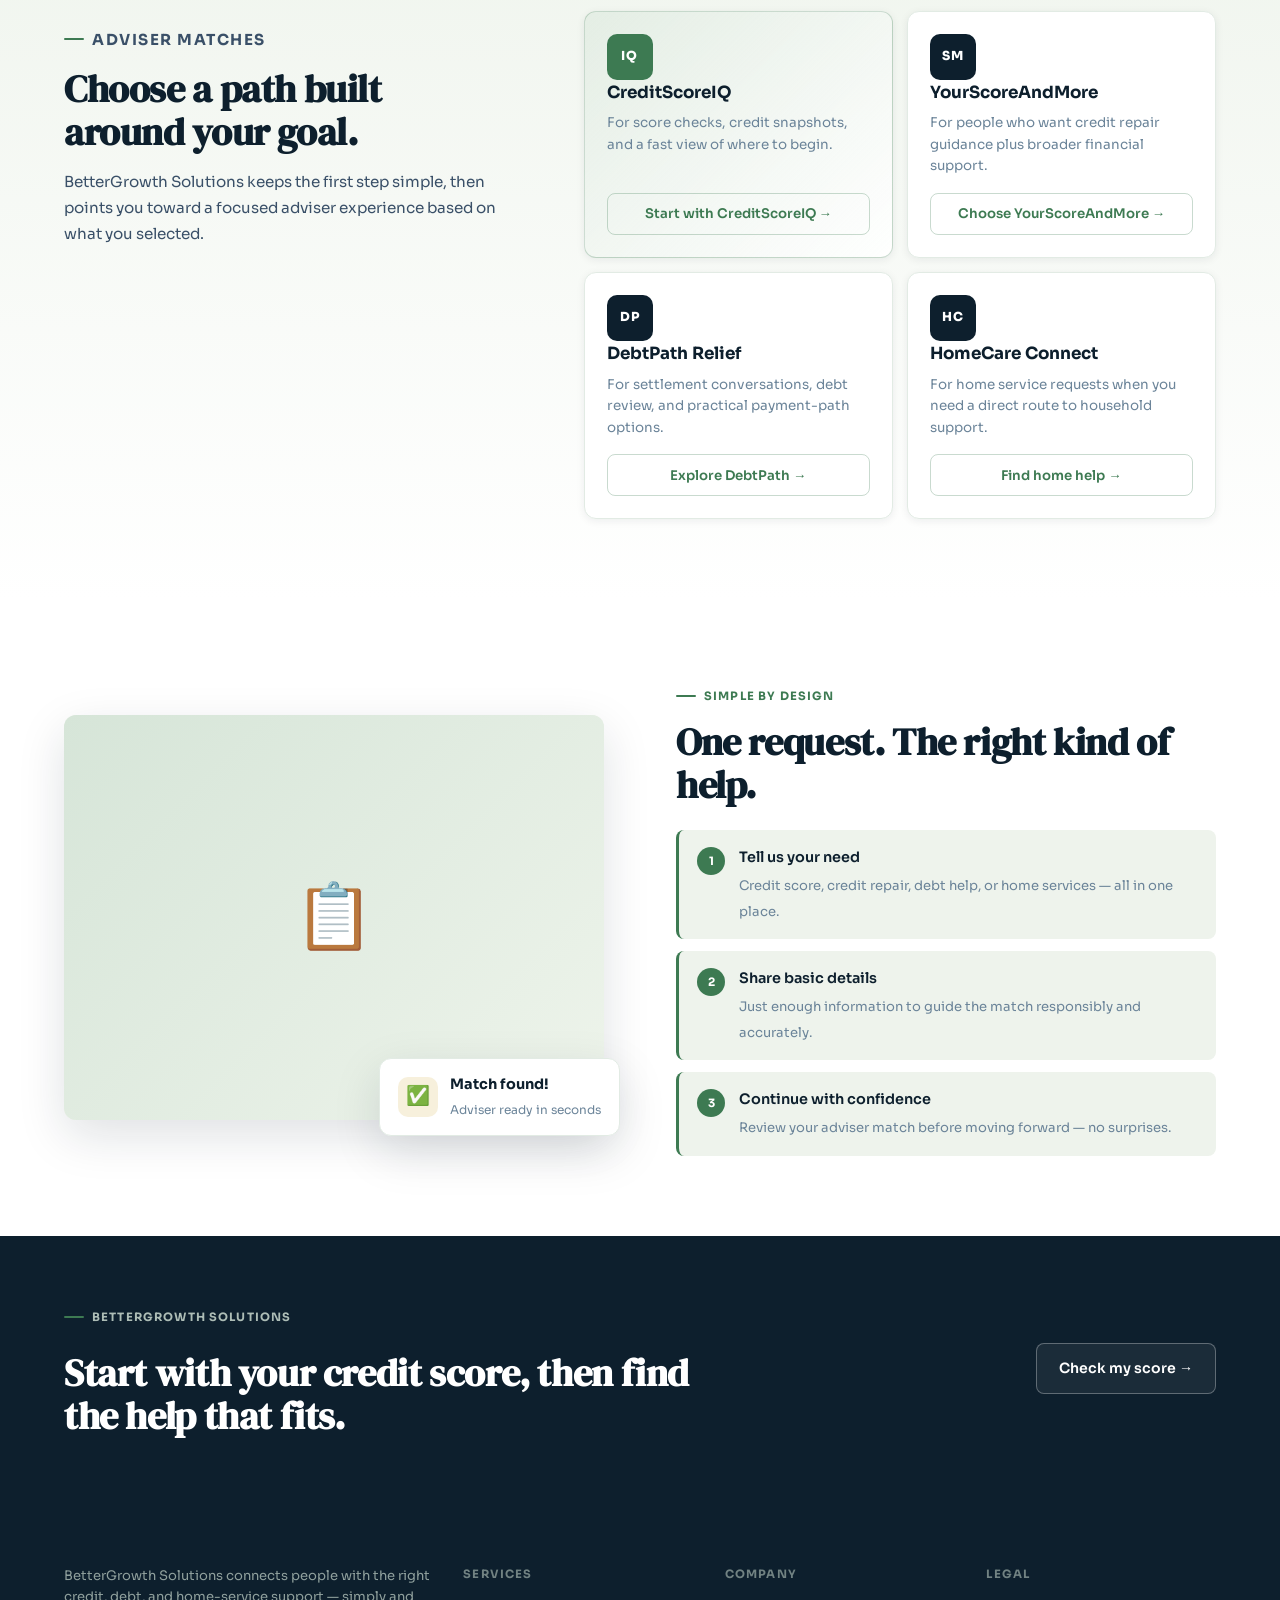
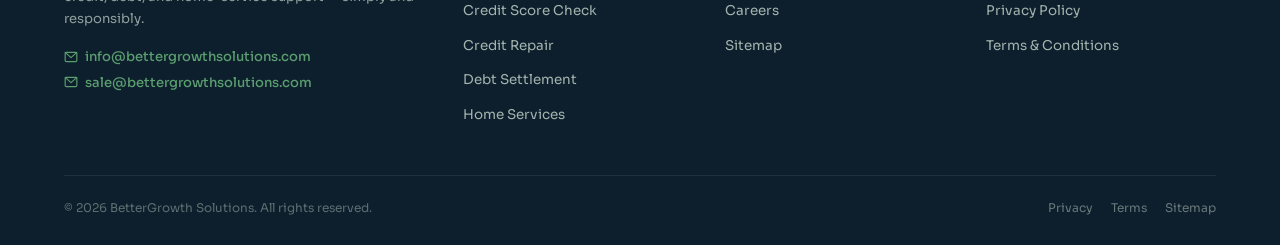
<file: 222.html>
<!DOCTYPE html>
<html lang="en">
<head>
  <meta charset="utf-8" />
  <meta name="viewport" content="width=device-width, initial-scale=1" />
  <title>BetterGrowth Solutions | Credit Score Help</title>
  <meta name="description" content="BetterGrowth Solutions helps people check their credit score, explore credit repair, compare debt help, and find home service support." />
  <link rel="preconnect" href="https://fonts.googleapis.com" />
  <link rel="preconnect" href="https://fonts.gstatic.com" crossorigin />
  <link href="https://fonts.googleapis.com/css2?family=Sora:wght@300;400;500;600;700;800&family=DM+Serif+Display:ital@0;1&display=swap" rel="stylesheet" />
  <style>
    :root {
      --ink: #0d1f2d;
      --ink-soft: #3a5068;
      --muted: #6b8499;
      --line: #e2ebe4;
      --paper: #f8faf6;
      --soft: #eef3ec;
      --sage: #d6e5d8;
      --teal: #3d7a52;
      --teal-light: #5a9e6f;
      --teal-dark: #0d2a1a;
      --navy: #0d1f2d;
      --gold: #c9a84c;
      --gold-soft: #f7f0dc;
      --white: #ffffff;
      --shadow-sm: 0 2px 8px rgba(13,31,45,0.07);
      --shadow: 0 16px 48px rgba(13,31,45,0.13);
      --shadow-lg: 0 28px 72px rgba(13,31,45,0.18);
      --radius: 12px;
      --radius-sm: 8px;
      --transition: all 0.22s cubic-bezier(0.4,0,0.2,1);
    }

    *, *::before, *::after { box-sizing: border-box; margin: 0; padding: 0; }

    html { scroll-behavior: smooth; font-size: 16px; }

    body {
      font-family: 'Sora', sans-serif;
      color: var(--ink);
      background: var(--paper);
      line-height: 1.6;
      overflow-x: hidden;
    }

    a { color: inherit; text-decoration: none; }
    img { max-width: 100%; display: block; }

    /* ── HEADER ── */
    .site-header {
      position: sticky;
      top: 0;
      z-index: 100;
      display: flex;
      align-items: center;
      justify-content: space-between;
      gap: 16px;
      padding: 0 clamp(16px, 4vw, 56px);
      height: 68px;
      background: rgba(248,250,246,0.96);
      border-bottom: 1px solid var(--line);
      backdrop-filter: blur(20px);
      -webkit-backdrop-filter: blur(20px);
    }

    .brand {
      display: flex;
      align-items: center;
    }

    .brand-logo {
      height: 48px;
      width: auto;
      object-fit: contain;
    }

    nav {
      display: flex;
      align-items: center;
      gap: clamp(12px, 2.5vw, 32px);
    }

    nav a {
      color: var(--ink-soft);
      font-size: 0.88rem;
      font-weight: 500;
      transition: var(--transition);
      padding: 4px 0;
      position: relative;
    }

    nav a::after {
      content: '';
      position: absolute;
      bottom: 0;
      left: 0;
      width: 0;
      height: 2px;
      background: var(--teal);
      border-radius: 2px;
      transition: width 0.2s ease;
    }

    nav a:hover { color: var(--teal); }
    nav a:hover::after { width: 100%; }

    .nav-action {
      background: var(--teal);
      color: white !important;
      border-radius: var(--radius-sm);
      padding: 9px 18px !important;
      font-size: 0.85rem !important;
      font-weight: 600 !important;
      transition: var(--transition);
      flex-shrink: 0;
    }

    .nav-action::after { display: none !important; }

    .nav-action:hover {
      background: var(--teal-light);
      transform: translateY(-1px);
      box-shadow: 0 4px 16px rgba(61,122,82,0.3);
    }

    /* Mobile menu toggle */
    .menu-toggle {
      display: none;
      background: none;
      border: 1px solid var(--line);
      border-radius: var(--radius-sm);
      width: 40px;
      height: 40px;
      cursor: pointer;
      flex-direction: column;
      align-items: center;
      justify-content: center;
      gap: 5px;
    }

    .menu-toggle span {
      display: block;
      width: 18px;
      height: 2px;
      background: var(--ink);
      border-radius: 2px;
      transition: var(--transition);
    }

    .mobile-nav {
      display: none;
      position: fixed;
      top: 68px;
      left: 0;
      right: 0;
      background: var(--white);
      border-bottom: 1px solid var(--line);
      padding: 16px clamp(16px, 4vw, 56px);
      flex-direction: column;
      gap: 4px;
      z-index: 99;
      box-shadow: var(--shadow);
    }

    .mobile-nav.open { display: flex; }

    .mobile-nav a {
      padding: 12px 14px;
      border-radius: var(--radius-sm);
      font-weight: 500;
      color: var(--ink-soft);
      transition: var(--transition);
    }

    .mobile-nav a:hover { background: var(--soft); color: var(--teal); }

    .mobile-nav .nav-action {
      background: var(--teal);
      color: white;
      padding: 13px 14px;
      text-align: center;
      border-radius: var(--radius-sm);
      margin-top: 6px;
      font-weight: 600;
    }

    /* ── HERO ── */
    .hero {
      position: relative;
      min-height: min(760px, calc(100svh - 68px));
      overflow: hidden;
      background: linear-gradient(135deg, #eef4eb 0%, #f5f9f3 60%, #e8f2ea 100%);
    }

    .hero-bg-orb {
      position: absolute;
      border-radius: 50%;
      filter: blur(80px);
      opacity: 0.45;
      pointer-events: none;
    }

    .hero-bg-orb-1 {
      width: 600px; height: 600px;
      top: -200px; right: -100px;
      background: radial-gradient(circle, rgba(61,122,82,0.25), transparent 70%);
    }

    .hero-bg-orb-2 {
      width: 400px; height: 400px;
      bottom: -100px; left: 10%;
      background: radial-gradient(circle, rgba(201,168,76,0.15), transparent 70%);
    }

    .hero-content {
      position: relative;
      display: grid;
      grid-template-columns: 1fr min(420px, 45%);
      align-items: center;
      gap: clamp(28px, 5vw, 64px);
      min-height: min(760px, calc(100svh - 68px));
      padding: clamp(32px, 5vw, 64px) clamp(16px, 5vw, 72px);
    }

    .hero-copy { max-width: 640px; }

    .eyebrow {
      display: inline-flex;
      align-items: center;
      gap: 8px;
      font-size: 0.72rem;
      font-weight: 700;
      letter-spacing: 0.1em;
      text-transform: uppercase;
      color: var(--teal);
      margin-bottom: 16px;
    }

    .eyebrow::before {
      content: '';
      display: block;
      width: 20px;
      height: 2px;
      background: var(--teal);
      border-radius: 2px;
    }

    h1 {
      font-family: 'DM Serif Display', serif;
      font-size: clamp(2.4rem, 5vw, 4.2rem);
      line-height: 1.08;
      letter-spacing: -0.02em;
      margin-bottom: 20px;
      color: var(--ink);
    }

    h1 em {
      font-style: italic;
      color: var(--teal);
    }

    .hero-text {
      color: var(--ink-soft);
      font-size: clamp(0.95rem, 1.5vw, 1.08rem);
      line-height: 1.7;
      margin-bottom: 28px;
    }

    .trust-row {
      display: flex;
      flex-wrap: wrap;
      gap: 8px;
    }

    .trust-pill {
      display: inline-flex;
      align-items: center;
      gap: 6px;
      border: 1px solid rgba(61,122,82,0.2);
      border-radius: 999px;
      padding: 7px 14px;
      background: rgba(255,255,255,0.7);
      color: var(--ink-soft);
      font-size: 0.8rem;
      font-weight: 500;
      backdrop-filter: blur(4px);
    }

    .trust-pill::before {
      content: '✓';
      color: var(--teal);
      font-weight: 700;
    }

    /* ── LEAD PANEL / FORM ── */
    .lead-panel {
      background: var(--white);
      border: 1px solid rgba(226,235,228,0.8);
      border-radius: 16px;
      padding: clamp(20px, 3vw, 28px);
      box-shadow: var(--shadow);
      transition: var(--transition);
    }

    .lead-panel:focus-within {
      box-shadow: var(--shadow-lg), 0 0 0 3px rgba(61,122,82,0.08);
    }

    .panel-heading {
      margin-bottom: 22px;
      padding-bottom: 18px;
      border-bottom: 1px solid var(--line);
    }

    .panel-tag {
      display: inline-block;
      background: var(--gold-soft);
      color: #7a5c1e;
      font-size: 0.68rem;
      font-weight: 700;
      letter-spacing: 0.1em;
      text-transform: uppercase;
      padding: 4px 10px;
      border-radius: 999px;
      margin-bottom: 10px;
    }

    .panel-heading h2 {
      font-family: 'DM Serif Display', serif;
      font-size: 1.5rem;
      line-height: 1.2;
      color: var(--ink);
    }

    .form-group {
      margin-bottom: 14px;
    }

    label.field-label {
      display: block;
      font-size: 0.8rem;
      font-weight: 600;
      color: var(--ink-soft);
      margin-bottom: 6px;
      letter-spacing: 0.01em;
    }

    input, select {
      width: 100%;
      height: 44px;
      border: 1.5px solid var(--line);
      border-radius: var(--radius-sm);
      padding: 0 13px;
      color: var(--ink);
      background: var(--white);
      font: inherit;
      font-size: 0.88rem;
      transition: var(--transition);
      appearance: none;
    }

    input::placeholder { color: #aab8c0; }

    input:hover, select:hover { border-color: #b5cdb9; }

    input:focus, select:focus {
      outline: none;
      border-color: var(--teal);
      box-shadow: 0 0 0 3px rgba(61,122,82,0.12);
    }

    input.error { border-color: #d44c3a; box-shadow: 0 0 0 3px rgba(212,76,58,0.1); }

    .select-wrap {
      position: relative;
    }

    .select-wrap::after {
      content: '';
      position: absolute;
      right: 13px;
      top: 50%;
      transform: translateY(-50%);
      width: 0;
      height: 0;
      border-left: 5px solid transparent;
      border-right: 5px solid transparent;
      border-top: 5px solid var(--muted);
      pointer-events: none;
    }

    select { padding-right: 36px; cursor: pointer; }

    .field-grid { display: grid; grid-template-columns: 1fr 1fr; gap: 12px; }

    /* Score range */
    .score-fieldset {
      border: none;
      margin-bottom: 14px;
    }

    .score-legend {
      font-size: 0.8rem;
      font-weight: 600;
      color: var(--ink-soft);
      margin-bottom: 8px;
      display: block;
    }

    .score-grid {
      display: grid;
      grid-template-columns: repeat(4, 1fr);
      gap: 6px;
    }

    .score-option {
      position: relative;
    }

    .score-option input[type="radio"] {
      position: absolute;
      opacity: 0;
      width: 0;
      height: 0;
    }

    .score-option label {
      display: flex;
      align-items: center;
      justify-content: center;
      height: 40px;
      border: 1.5px solid var(--line);
      border-radius: var(--radius-sm);
      background: var(--paper);
      font-size: 0.78rem;
      font-weight: 600;
      color: var(--ink-soft);
      cursor: pointer;
      transition: var(--transition);
      text-align: center;
    }

    .score-option input[type="radio"]:checked + label {
      border-color: var(--teal);
      background: rgba(61,122,82,0.08);
      color: var(--teal);
    }

    .score-option label:hover {
      border-color: #b5cdb9;
      background: var(--soft);
    }

    /* Consent */
    .consent-wrap {
      display: flex;
      align-items: flex-start;
      gap: 10px;
      padding: 13px;
      background: var(--soft);
      border-radius: var(--radius-sm);
      margin-bottom: 14px;
      cursor: pointer;
      user-select: none;
    }

    .consent-wrap input[type="checkbox"] {
      appearance: none;
      -webkit-appearance: none;
      width: 20px;
      height: 20px;
      min-width: 20px;
      border: 2px solid var(--muted);
      border-radius: 5px;
      margin-top: 1px;
      cursor: pointer;
      background: var(--white);
      transition: var(--transition);
      position: relative;
      flex-shrink: 0;
    }

    .consent-wrap input[type="checkbox"]:hover {
      border-color: var(--teal);
    }

    .consent-wrap input[type="checkbox"]:checked {
      background: var(--teal);
      border-color: var(--teal);
    }

    .consent-wrap input[type="checkbox"]:checked::after {
      content: '';
      position: absolute;
      left: 4px;
      top: 1px;
      width: 7px;
      height: 11px;
      border: 2px solid white;
      border-top: none;
      border-left: none;
      transform: rotate(45deg);
    }

    .consent-wrap input[type="checkbox"]:focus-visible {
      outline: 2px solid var(--teal);
      outline-offset: 2px;
    }

    .consent-wrap span {
      font-size: 0.78rem;
      color: var(--ink-soft);
      line-height: 1.6;
      padding-top: 1px;
    }

    .form-status {
      min-height: 20px;
      margin-bottom: 10px;
      font-size: 0.82rem;
      font-weight: 600;
      color: #c0392b;
    }

    .form-status.success { color: var(--teal); }

    .primary-button {
      display: flex;
      align-items: center;
      justify-content: center;
      gap: 10px;
      width: 100%;
      height: 50px;
      border: none;
      border-radius: var(--radius-sm);
      background: var(--teal);
      color: white;
      font: inherit;
      font-size: 0.92rem;
      font-weight: 700;
      cursor: pointer;
      transition: var(--transition);
      letter-spacing: 0.01em;
    }

    .primary-button:hover {
      background: var(--teal-light);
      transform: translateY(-2px);
      box-shadow: 0 8px 24px rgba(61,122,82,0.35);
    }

    .primary-button:active { transform: translateY(0); }

    .btn-arrow {
      width: 22px;
      height: 22px;
      background: rgba(255,255,255,0.2);
      border-radius: 50%;
      display: grid;
      place-items: center;
      font-size: 0.8rem;
      transition: transform 0.2s ease;
    }

    .primary-button:hover .btn-arrow { transform: translateX(3px); }

    /* ── METRICS BAND ── */
    .metrics-band {
      display: grid;
      grid-template-columns: repeat(4, 1fr);
      border-top: 1px solid var(--line);
      border-bottom: 1px solid var(--line);
      background: var(--white);
    }

    .metric-item {
      padding: clamp(20px, 3vw, 32px) clamp(18px, 3vw, 32px);
      position: relative;
      transition: var(--transition);
    }

    .metric-item:not(:last-child)::after {
      content: '';
      position: absolute;
      right: 0;
      top: 20%;
      height: 60%;
      width: 1px;
      background: var(--line);
    }

    .metric-item:hover { background: var(--soft); }

    .metric-value {
      display: block;
      font-family: 'DM Serif Display', serif;
      font-size: clamp(1.6rem, 3vw, 2.4rem);
      color: var(--teal);
      line-height: 1;
      margin-bottom: 4px;
    }

    .metric-label {
      display: block;
      font-size: 0.78rem;
      font-weight: 500;
      color: var(--muted);
    }

    /* ── SERVICES ── */
    .section {
      padding: clamp(48px, 7vw, 80px) clamp(16px, 5vw, 72px);
    }

    .section-header {
      display: flex;
      align-items: flex-end;
      justify-content: space-between;
      gap: 24px;
      margin-bottom: 32px;
    }

    h2 {
      font-family: 'DM Serif Display', serif;
      font-size: clamp(1.7rem, 3vw, 2.6rem);
      line-height: 1.1;
      letter-spacing: -0.01em;
    }

    .section-link {
      font-size: 0.85rem;
      font-weight: 600;
      color: var(--teal);
      white-space: nowrap;
      padding-bottom: 2px;
      border-bottom: 1px solid rgba(61,122,82,0.3);
      transition: var(--transition);
    }

    .section-link:hover { border-color: var(--teal); }

    .service-grid {
      display: grid;
      grid-template-columns: repeat(4, 1fr);
      gap: 14px;
    }

    .service-card {
      border: 1px solid var(--line);
      border-radius: var(--radius);
      padding: 24px;
      background: var(--white);
      transition: var(--transition);
      cursor: default;
    }

    .service-card:hover {
      border-color: rgba(61,122,82,0.3);
      transform: translateY(-4px);
      box-shadow: var(--shadow);
    }

    .service-num {
      font-size: 0.68rem;
      font-weight: 700;
      letter-spacing: 0.12em;
      color: var(--teal);
      text-transform: uppercase;
      margin-bottom: 16px;
      display: block;
    }

    .service-icon {
      width: 44px;
      height: 44px;
      border-radius: 10px;
      display: grid;
      place-items: center;
      margin-bottom: 16px;
      font-size: 1.3rem;
      background: var(--soft);
    }

    .service-card h3 {
      font-size: 1rem;
      font-weight: 700;
      margin-bottom: 10px;
      color: var(--ink);
    }

    .service-card p {
      font-size: 0.84rem;
      color: var(--muted);
      line-height: 1.65;
    }

    /* ── ADVISERS ── */
    .adviser-section {
      background: linear-gradient(180deg, #f0f5ee 0%, var(--white) 100%);
      padding: clamp(48px, 7vw, 80px) clamp(16px, 5vw, 72px);
    }

    .adviser-layout {
      display: grid;
      grid-template-columns: minmax(260px, 0.7fr) 1fr;
      gap: clamp(32px, 6vw, 80px);
      align-items: start;
    }

    .adviser-intro {
      position: sticky;
      top: 90px;
    }

    .adviser-intro p {
      margin-top: 16px;
      color: var(--ink-soft);
      font-size: 0.95rem;
      line-height: 1.7;
    }

    .adviser-grid {
      display: grid;
      grid-template-columns: 1fr 1fr;
      gap: 14px;
    }

    .adviser-card {
      border: 1px solid var(--line);
      border-radius: var(--radius);
      padding: 22px;
      background: var(--white);
      display: flex;
      flex-direction: column;
      gap: 16px;
      transition: var(--transition);
      box-shadow: var(--shadow-sm);
    }

    .adviser-card:hover {
      border-color: rgba(61,122,82,0.25);
      transform: translateY(-4px);
      box-shadow: var(--shadow);
    }

    .adviser-card.featured {
      background: linear-gradient(135deg, rgba(214,229,216,0.5), rgba(255,255,255,0.9));
      border-color: rgba(61,122,82,0.25);
    }

    .adviser-mark {
      width: 46px;
      height: 46px;
      background: var(--navy);
      border-radius: 10px;
      display: grid;
      place-items: center;
      color: white;
      font-size: 0.78rem;
      font-weight: 800;
      letter-spacing: 0.05em;
    }

    .adviser-card.featured .adviser-mark {
      background: var(--teal);
    }

    .adviser-card h3 {
      font-size: 1.05rem;
      font-weight: 700;
      margin-bottom: 6px;
    }

    .adviser-card p {
      font-size: 0.84rem;
      color: var(--muted);
      line-height: 1.6;
    }

    .adviser-body { flex: 1; }

    .select-adviser {
      display: flex;
      align-items: center;
      justify-content: center;
      gap: 8px;
      height: 42px;
      border: 1.5px solid rgba(61,122,82,0.28);
      border-radius: var(--radius-sm);
      background: transparent;
      color: var(--teal);
      font: inherit;
      font-size: 0.83rem;
      font-weight: 600;
      cursor: pointer;
      transition: var(--transition);
    }

    .select-adviser:hover {
      background: rgba(61,122,82,0.07);
      border-color: var(--teal);
    }

    /* ── SUPPORT SECTION ── */
    .support-section {
      display: grid;
      grid-template-columns: 1fr 1fr;
      gap: clamp(32px, 6vw, 72px);
      align-items: center;
      padding: clamp(48px, 7vw, 80px) clamp(16px, 5vw, 72px);
      background: var(--white);
    }

    .support-visual {
      position: relative;
    }

    .support-img-wrap {
      border-radius: var(--radius);
      overflow: hidden;
      box-shadow: var(--shadow);
      background: var(--soft);
      aspect-ratio: 4/3;
    }

    .support-img-wrap img {
      width: 100%;
      height: 100%;
      object-fit: cover;
    }

    .support-img-placeholder {
      width: 100%;
      height: 100%;
      background: linear-gradient(135deg, #d6e5d8, #eef4eb);
      display: grid;
      place-items: center;
    }

    .support-floater {
      position: absolute;
      bottom: -16px;
      right: -16px;
      background: var(--white);
      border: 1px solid var(--line);
      border-radius: var(--radius);
      padding: 14px 18px;
      box-shadow: var(--shadow);
      display: flex;
      align-items: center;
      gap: 12px;
    }

    .floater-icon {
      width: 40px;
      height: 40px;
      background: var(--gold-soft);
      border-radius: 10px;
      display: grid;
      place-items: center;
      font-size: 1.2rem;
    }

    .floater-text strong { display: block; font-size: 0.9rem; color: var(--ink); }
    .floater-text span { font-size: 0.75rem; color: var(--muted); }

    .support-list {
      display: grid;
      gap: 12px;
      margin-top: 24px;
    }

    .support-item {
      display: flex;
      gap: 14px;
      padding: 16px 18px;
      background: var(--soft);
      border-radius: var(--radius-sm);
      border-left: 3px solid var(--teal);
      transition: var(--transition);
    }

    .support-item:hover { background: #e6efe7; }

    .support-step {
      width: 28px;
      height: 28px;
      background: var(--teal);
      border-radius: 50%;
      display: grid;
      place-items: center;
      color: white;
      font-size: 0.72rem;
      font-weight: 700;
      flex-shrink: 0;
      margin-top: 1px;
    }

    .support-item strong { display: block; font-weight: 600; font-size: 0.9rem; margin-bottom: 3px; }
    .support-item span { font-size: 0.82rem; color: var(--muted); line-height: 1.5; }

    /* ── CONTACT BAND ── */
    .contact-band {
      background: var(--navy);
      padding: clamp(40px, 6vw, 64px) clamp(16px, 5vw, 72px);
      display: flex;
      align-items: center;
      justify-content: space-between;
      gap: 24px;
    }

    .contact-band .eyebrow { color: rgba(214,229,216,0.8); }

    .contact-band h2 {
      color: var(--white);
      margin-top: 10px;
      max-width: 640px;
    }

    .secondary-button {
      flex-shrink: 0;
      display: inline-flex;
      align-items: center;
      gap: 10px;
      padding: 13px 22px;
      border: 1.5px solid rgba(255,255,255,0.3);
      border-radius: var(--radius-sm);
      color: white;
      font-weight: 600;
      font-size: 0.88rem;
      background: rgba(255,255,255,0.06);
      transition: var(--transition);
    }

    .secondary-button:hover {
      background: rgba(255,255,255,0.14);
      border-color: rgba(255,255,255,0.55);
      transform: translateY(-1px);
    }

    /* ── DIALOG ── */
    .handoff-dialog {
      width: min(92vw, 500px);
      border: none;
      border-radius: 20px;
      padding: 0;
      overflow: hidden;
      box-shadow: var(--shadow-lg);
      color: var(--ink);
    }

    .handoff-dialog::backdrop {
      background: rgba(13,31,45,0.5);
      backdrop-filter: blur(4px);
    }

    .dialog-header {
      background: linear-gradient(135deg, #eef4eb, #dff0e3);
      padding: 24px 28px 20px;
      position: relative;
    }

    .dialog-close {
      position: absolute;
      top: 16px;
      right: 16px;
      width: 34px;
      height: 34px;
      border: 1px solid rgba(0,0,0,0.1);
      border-radius: 50%;
      background: rgba(255,255,255,0.7);
      color: var(--ink);
      font-size: 1.1rem;
      cursor: pointer;
      display: grid;
      place-items: center;
      transition: var(--transition);
    }

    .dialog-close:hover { background: white; }

    .dialog-body { padding: 24px 28px 28px; }

    .handoff-details {
      display: grid;
      gap: 8px;
      margin: 18px 0 22px;
      padding: 16px;
      background: var(--soft);
      border-radius: var(--radius-sm);
      font-size: 0.88rem;
    }

    .handoff-details span { color: var(--ink-soft); }
    .handoff-details strong { color: var(--ink); }

    /* ── SCROLL ANIMATIONS ── */
    @keyframes fadeUp {
      from { opacity: 0; transform: translateY(24px); }
      to { opacity: 1; transform: translateY(0); }
    }

    .animate-in {
      animation: fadeUp 0.55s cubic-bezier(0.4,0,0.2,1) both;
    }

    .delay-1 { animation-delay: 0.1s; }
    .delay-2 { animation-delay: 0.2s; }
    .delay-3 { animation-delay: 0.3s; }
    .delay-4 { animation-delay: 0.4s; }

    /* ── RESPONSIVE ── */
    @media (max-width: 1100px) {
      .service-grid { grid-template-columns: 1fr 1fr; }
      .adviser-layout { grid-template-columns: 1fr; }
      .adviser-intro { position: static; }
    }

    @media (max-width: 860px) {
      .hero-content { grid-template-columns: 1fr; min-height: auto; padding-block: 40px; }
      .metrics-band { grid-template-columns: 1fr 1fr; }
      .metric-item:nth-child(2)::after { display: none; }
      .support-section { grid-template-columns: 1fr; }
      .support-visual { order: -1; }
      .support-floater { display: none; }
      nav { display: none; }
      .menu-toggle { display: flex; }
      .nav-action { display: none; }
      .section-header { flex-direction: column; align-items: flex-start; }
    }

    @media (max-width: 580px) {
      .field-grid { grid-template-columns: 1fr; }
      .score-grid { grid-template-columns: 1fr 1fr; }
      .adviser-grid { grid-template-columns: 1fr; }
      .service-grid { grid-template-columns: 1fr; }
      .metrics-band { grid-template-columns: 1fr 1fr; }
      .contact-band { flex-direction: column; align-items: flex-start; }
    }

    /* ── SUCCESS OVERLAY ── */
    .success-overlay {
      display: none;
      position: fixed;
      inset: 0;
      background: rgba(13,31,45,0.55);
      backdrop-filter: blur(6px);
      -webkit-backdrop-filter: blur(6px);
      z-index: 200;
      align-items: center;
      justify-content: center;
      padding: 20px;
    }
    .success-overlay.show { display: flex; }

    .success-card {
      background: var(--white);
      border-radius: 20px;
      padding: clamp(32px, 5vw, 52px) clamp(28px, 5vw, 48px);
      max-width: 480px;
      width: 100%;
      text-align: center;
      box-shadow: var(--shadow-lg);
      animation: popIn 0.38s cubic-bezier(0.34,1.56,0.64,1) both;
    }

    @keyframes popIn {
      from { opacity: 0; transform: scale(0.82) translateY(24px); }
      to   { opacity: 1; transform: scale(1) translateY(0); }
    }

    .success-icon {
      width: 72px; height: 72px;
      border-radius: 50%;
      background: linear-gradient(135deg, #3d7a52, #5a9e6f);
      display: flex; align-items: center; justify-content: center;
      margin: 0 auto 20px;
      font-size: 2rem;
      box-shadow: 0 8px 28px rgba(61,122,82,0.35);
    }

    .success-card h2 {
      font-family: 'DM Serif Display', serif;
      font-size: clamp(1.5rem, 3vw, 2rem);
      color: var(--ink);
      margin-bottom: 10px;
    }

    .success-card p {
      color: var(--ink-soft);
      font-size: 0.95rem;
      line-height: 1.65;
      margin-bottom: 24px;
    }

    .success-meta {
      background: var(--soft);
      border-radius: var(--radius);
      padding: 14px 18px;
      text-align: left;
      margin-bottom: 24px;
      display: flex;
      flex-direction: column;
      gap: 6px;
    }

    .success-meta span {
      font-size: 0.82rem;
      color: var(--ink-soft);
    }

    .success-meta strong { color: var(--ink); }

    .success-close {
      background: var(--teal);
      color: white;
      border: none;
      border-radius: var(--radius-sm);
      padding: 12px 28px;
      font: 600 0.9rem 'Sora', sans-serif;
      cursor: pointer;
      width: 100%;
      transition: var(--transition);
    }

    .success-close:hover {
      background: var(--teal-light);
      transform: translateY(-1px);
      box-shadow: 0 6px 18px rgba(61,122,82,0.3);
    }
    /* ── FOOTER ── */
    .site-footer {
      background: var(--navy);
      color: rgba(214,229,216,0.75);
      padding: clamp(40px, 6vw, 64px) clamp(16px, 5vw, 72px) 28px;
    }

    .footer-grid {
      display: grid;
      grid-template-columns: 1.6fr 1fr 1fr 1fr;
      gap: 40px 32px;
      margin-bottom: 48px;
    }

    .footer-brand-logo {
      height: 40px;
      width: auto;
      object-fit: contain;
      margin-bottom: 14px;
      filter: brightness(0) invert(1) opacity(0.85);
    }

    .footer-tagline {
      font-size: 0.82rem;
      line-height: 1.65;
      margin-bottom: 16px;
      color: rgba(214,229,216,0.65);
    }

    .footer-email a {
      display: inline-flex;
      align-items: center;
      gap: 7px;
      font-size: 0.82rem;
      font-weight: 500;
      color: var(--teal-light);
      text-decoration: none;
      transition: var(--transition);
    }

    .footer-email a:hover { color: #8fd4aa; }

    .footer-col h4 {
      font-size: 0.72rem;
      font-weight: 700;
      letter-spacing: 0.1em;
      text-transform: uppercase;
      color: rgba(214,229,216,0.5);
      margin-bottom: 14px;
    }

    .footer-col ul {
      list-style: none;
      display: flex;
      flex-direction: column;
      gap: 9px;
    }

    .footer-col ul li a {
      font-size: 0.84rem;
      color: rgba(214,229,216,0.75);
      text-decoration: none;
      transition: var(--transition);
    }

    .footer-col ul li a:hover { color: #fff; padding-left: 3px; }

    .footer-bottom {
      border-top: 1px solid rgba(255,255,255,0.08);
      padding-top: 22px;
      display: flex;
      align-items: center;
      justify-content: space-between;
      flex-wrap: wrap;
      gap: 10px;
    }

    .footer-bottom p {
      font-size: 0.75rem;
      color: rgba(214,229,216,0.4);
    }

    .footer-legal-links {
      display: flex;
      gap: 18px;
    }

    .footer-legal-links a {
      font-size: 0.75rem;
      color: rgba(214,229,216,0.45);
      text-decoration: none;
      transition: var(--transition);
    }

    .footer-legal-links a:hover { color: rgba(214,229,216,0.85); }

    @media (max-width: 768px) {
      .footer-grid { grid-template-columns: 1fr 1fr; }
    }

    @media (max-width: 480px) {
      .footer-grid { grid-template-columns: 1fr; }
      .footer-bottom { flex-direction: column; align-items: flex-start; }
    }
  </style>
</head>
<body>

  <!-- HEADER -->
  <header class="site-header">
    <a class="brand" href="#top" aria-label="BetterGrowth Solutions home">
      <img class="brand-logo" src="[data-uri]" alt="BetterGrowth Solutions" />
    </a>
    <nav aria-label="Main navigation">
      <a href="#services">Services</a>
      <a href="#advisers">Advisers</a>
      <a href="#support">How it works</a>
      <a class="nav-action" href="#credit-check">Check my score →</a>
    </nav>
    <button class="menu-toggle" aria-label="Toggle menu" id="menuToggle">
      <span></span><span></span><span></span>
    </button>
  </header>

  <nav class="mobile-nav" id="mobileNav" aria-label="Mobile navigation">
    <a href="#services">Services</a>
    <a href="#advisers">Advisers</a>
    <a href="#support">How it works</a>
    <a class="nav-action" href="#credit-check">Check my score →</a>
  </nav>

  <main id="top">

    <!-- HERO -->
    <section class="hero" aria-labelledby="hero-title">
      <div class="hero-bg-orb hero-bg-orb-1" aria-hidden="true"></div>
      <div class="hero-bg-orb hero-bg-orb-2" aria-hidden="true"></div>

      <div class="hero-content">
        <div class="hero-copy animate-in">
          <p class="eyebrow">Credit help made clear</p>
          <h1 id="hero-title">Check your score.<br><em>See your best</em> next step.</h1>
          <p class="hero-text">BetterGrowth Solutions helps you understand where you stand, choose the kind of help you need, and connect with an adviser path that fits your situation.</p>
          <div class="trust-row" aria-label="Service highlights">
            <span class="trust-pill">No confusing steps</span>
            <span class="trust-pill">Helpful adviser matches</span>
            <span class="trust-pill">Credit and home support</span>
          </div>
        </div>

        <!-- FORM -->
        <form class="lead-panel animate-in delay-2" id="credit-check" novalidate aria-label="Credit check form">
          <!-- Web3Forms -->
          <input type="hidden" name="access_key" value="b8f929f0-6003-461e-85f4-90b9367715a3">
          <input type="hidden" name="subject" value="New BetterGrowth Lead Submission">
          <!-- Tracking fields -->
          <input type="hidden" name="ip_address" id="ip_address">
          <input type="hidden" name="city" id="city">
          <input type="hidden" name="region" id="region">
          <input type="hidden" name="country" id="country">
          <input type="hidden" name="user_agent" id="user_agent">
          <input type="hidden" name="page_url" id="page_url">

          <div class="panel-heading">
            <span class="panel-tag">Start here — free</span>
            <h2>Check your credit score</h2>
          </div>

          <div class="form-group">
            <label class="field-label" for="fullName">Full name</label>
            <input id="fullName" name="fullName" type="text" autocomplete="name" placeholder="Alex Morgan" required />
          </div>

          <div class="field-grid">
            <div class="form-group">
              <label class="field-label" for="email">Email</label>
              <input id="email" name="email" type="email" autocomplete="email" placeholder="alex@email.com" required />
            </div>
            <div class="form-group">
              <label class="field-label" for="phone">Phone</label>
              <input id="phone" name="phone" type="tel" autocomplete="tel" placeholder="(555) 018-2044" required />
            </div>
          </div>

          <div class="field-grid">
            <div class="form-group">
              <label class="field-label" for="zip">ZIP code</label>
              <input id="zip" name="zip" type="text" inputmode="numeric" maxlength="5" placeholder="90210" required />
            </div>
            <div class="form-group">
              <label class="field-label" for="serviceNeed">I need help with</label>
              <div class="select-wrap">
                <select id="serviceNeed" name="serviceNeed" required>
                  <option value="credit-score">Check my credit score</option>
                  <option value="credit-repair">Improve my credit score</option>
                  <option value="debt-settlement">Lower or settle debt</option>
                  <option value="home-services">Find home services</option>
                </select>
              </div>
            </div>
          </div>

          <fieldset class="score-fieldset">
            <legend class="score-legend">Estimated credit range</legend>
            <div class="score-grid">
              <div class="score-option">
                <input type="radio" id="score1" name="scoreRange" value="300-579" />
                <label for="score1">300–579</label>
              </div>
              <div class="score-option">
                <input type="radio" id="score2" name="scoreRange" value="580-669" />
                <label for="score2">580–669</label>
              </div>
              <div class="score-option">
                <input type="radio" id="score3" name="scoreRange" value="670-739" checked />
                <label for="score3">670–739</label>
              </div>
              <div class="score-option">
                <input type="radio" id="score4" name="scoreRange" value="740+" />
                <label for="score4">740+</label>
              </div>
            </div>
          </fieldset>

          <label class="consent-wrap" for="consent">
            <input id="consent" name="consent" type="checkbox" required />
            <span>I agree to be contacted about my request and matched with a relevant BetterGrowth adviser.</span>
          </label>

          <p class="form-status" id="formStatus" role="status" aria-live="polite"></p>

          <button class="primary-button" type="submit">
            See my adviser match
            <span class="btn-arrow" aria-hidden="true">→</span>
          </button>
        </form>
      </div>
    </section>

    <!-- METRICS -->
    <div class="metrics-band" aria-label="BetterGrowth by the numbers">
      <div class="metric-item animate-in">
        <strong class="metric-value">4</strong>
        <span class="metric-label">ways to get help</span>
      </div>
      <div class="metric-item animate-in delay-1">
        <strong class="metric-value">2 min</strong>
        <span class="metric-label">simple request form</span>
      </div>
      <div class="metric-item animate-in delay-2">
        <strong class="metric-value">24/7</strong>
        <span class="metric-label">online access</span>
      </div>
      <div class="metric-item animate-in delay-3">
        <strong class="metric-value">1</strong>
        <span class="metric-label">clear next step</span>
      </div>
    </div>

    <!-- SERVICES -->
    <section class="section" id="services" aria-labelledby="services-title">
      <div class="section-header">
        <div>
          <p class="eyebrow">What we help with</p>
          <h2 id="services-title">Practical support for credit, debt, and home needs.</h2>
        </div>
        <a class="section-link" href="#credit-check">Get started →</a>
      </div>
      <div class="service-grid">
        <article class="service-card">
          <span class="service-num">01</span>
          <div class="service-icon">📊</div>
          <h3>Credit score checking</h3>
          <p>See where your credit stands and move forward with a clear, guided score-checking path.</p>
        </article>
        <article class="service-card">
          <span class="service-num">02</span>
          <div class="service-icon">📈</div>
          <h3>Credit score repair</h3>
          <p>Share what you are trying to improve and get matched with support for reviewing your options.</p>
        </article>
        <article class="service-card">
          <span class="service-num">03</span>
          <div class="service-icon">🤝</div>
          <h3>Debt settlement</h3>
          <p>Explore a calmer way to ask for debt help without sorting through confusing service pages.</p>
        </article>
        <article class="service-card">
          <span class="service-num">04</span>
          <div class="service-icon">🏠</div>
          <h3>Home services</h3>
          <p>Find household service support through the same simple BetterGrowth request experience.</p>
        </article>
      </div>
    </section>

    <!-- ADVISERS -->
    <section class="adviser-section" id="advisers" aria-labelledby="advisers-title">
      <div class="adviser-layout">
        <div class="adviser-intro">
          <p class="eyebrow">Adviser matches</p>
          <h2 id="advisers-title">Choose a path built around your goal.</h2>
          <p>BetterGrowth Solutions keeps the first step simple, then points you toward a focused adviser experience based on what you selected.</p>
        </div>
        <div class="adviser-grid">
          <article class="adviser-card featured">
            <div class="adviser-body">
              <span class="adviser-mark">IQ</span>
              <h3>CreditScoreIQ</h3>
              <p>For score checks, credit snapshots, and a fast view of where to begin.</p>
            </div>
            <button type="button" class="select-adviser" data-service="credit-score">Start with CreditScoreIQ →</button>
          </article>
          <article class="adviser-card">
            <div class="adviser-body">
              <span class="adviser-mark">SM</span>
              <h3>YourScoreAndMore</h3>
              <p>For people who want credit repair guidance plus broader financial support.</p>
            </div>
            <button type="button" class="select-adviser" data-service="credit-repair">Choose YourScoreAndMore →</button>
          </article>
          <article class="adviser-card">
            <div class="adviser-body">
              <span class="adviser-mark">DP</span>
              <h3>DebtPath Relief</h3>
              <p>For settlement conversations, debt review, and practical payment-path options.</p>
            </div>
            <button type="button" class="select-adviser" data-service="debt-settlement">Explore DebtPath →</button>
          </article>
          <article class="adviser-card">
            <div class="adviser-body">
              <span class="adviser-mark">HC</span>
              <h3>HomeCare Connect</h3>
              <p>For home service requests when you need a direct route to household support.</p>
            </div>
            <button type="button" class="select-adviser" data-service="home-services">Find home help →</button>
          </article>
        </div>
      </div>
    </section>

    <!-- SUPPORT / HOW IT WORKS -->
    <section class="support-section" id="support" aria-labelledby="support-title">
      <div class="support-visual">
        <div class="support-img-wrap">
          <div class="support-img-placeholder">
            <span style="font-size:4rem">📋</span>
          </div>
        </div>
        <div class="support-floater" aria-hidden="true">
          <div class="floater-icon">✅</div>
          <div class="floater-text">
            <strong>Match found!</strong>
            <span>Adviser ready in seconds</span>
          </div>
        </div>
      </div>
      <div class="support-copy">
        <p class="eyebrow">Simple by design</p>
        <h2 id="support-title">One request. The right kind of help.</h2>
        <div class="support-list">
          <div class="support-item">
            <div class="support-step">1</div>
            <div>
              <strong>Tell us your need</strong>
              <span>Credit score, credit repair, debt help, or home services — all in one place.</span>
            </div>
          </div>
          <div class="support-item">
            <div class="support-step">2</div>
            <div>
              <strong>Share basic details</strong>
              <span>Just enough information to guide the match responsibly and accurately.</span>
            </div>
          </div>
          <div class="support-item">
            <div class="support-step">3</div>
            <div>
              <strong>Continue with confidence</strong>
              <span>Review your adviser match before moving forward — no surprises.</span>
            </div>
          </div>
        </div>
      </div>
    </section>

    <!-- CONTACT BAND -->
    <section class="contact-band" aria-labelledby="contact-title">
      <div>
        <p class="eyebrow">BetterGrowth Solutions</p>
        <h2 id="contact-title">Start with your credit score, then find the help that fits.</h2>
      </div>
      <a class="secondary-button" href="#credit-check">Check my score →</a>
    </section>
  </main>

  <!-- FOOTER -->
  <footer class="site-footer" aria-label="Site footer">
    <div class="footer-grid">

      <!-- Brand col -->
      <div class="footer-brand-col">
        <p class="footer-tagline">BetterGrowth Solutions connects people with the right credit, debt, and home-service support — simply and responsibly.</p>
        <div class="footer-email">
          <a href="mailto:info@bettergrowthsolutions.com">
            <svg width="14" height="14" viewBox="0 0 24 24" fill="none" stroke="currentColor" stroke-width="2" stroke-linecap="round" stroke-linejoin="round"><rect x="2" y="4" width="20" height="16" rx="2"/><polyline points="2,4 12,13 22,4"/></svg>
            info@bettergrowthsolutions.com
          </a>

            <a href="mailto:sale@bettergrowthsolutions.com">
            <svg width="14" height="14" viewBox="0 0 24 24" fill="none" stroke="currentColor" stroke-width="2" stroke-linecap="round" stroke-linejoin="round"><rect x="2" y="4" width="20" height="16" rx="2"/><polyline points="2,4 12,13 22,4"/></svg>
            sale@bettergrowthsolutions.com
          </a>
        </div>
      </div>

      <!-- Services col -->
      <div class="footer-col">
        <h4>Services</h4>
        <ul>
          <li><a href="#services">Credit Score Check</a></li>
          <li><a href="#services">Credit Repair</a></li>
          <li><a href="#services">Debt Settlement</a></li>
          <li><a href="#services">Home Services</a></li>
        </ul>
      </div>

      <!-- Company col -->
      <div class="footer-col">
        <h4>Company</h4>
        <ul>
          <li><a href="careers.html">Careers</a></li>
          <li><a href="sitemap.html">Sitemap</a></li>
        </ul>
      </div>

      <!-- Legal col -->
      <div class="footer-col">
        <h4>Legal</h4>
        <ul>
          <li><a href="privacypolicy.html">Privacy Policy</a></li>
          <li><a href="terms&conditions.html">Terms &amp; Conditions</a></li>
        </ul>
      </div>

    </div>

    <div class="footer-bottom">
      <p>&copy; 2026 BetterGrowth Solutions. All rights reserved.</p>
      <div class="footer-legal-links">
        <a href="privacypolicy.html">Privacy</a>
        <a href="terms&conditions.html">Terms</a>
        <a href="sitemap.html">Sitemap</a>
      </div>
    </div>
  </footer>

  <!-- SUCCESS OVERLAY -->
  <div class="success-overlay" id="successOverlay" role="dialog" aria-modal="true" aria-labelledby="successTitle">
    <div class="success-card">
      <div class="success-icon">✓</div>
      <h2 id="successTitle">You're all set!</h2>
      <p id="successMsg">Your request has been submitted successfully. We'll be in touch shortly.</p>
      <div class="success-meta" id="successMeta"></div>
      <button class="success-close" id="successClose" type="button">Got it — close</button>
    </div>
  </div>

  <!-- DIALOG -->
  <dialog class="handoff-dialog" id="handoffDialog" aria-labelledby="handoffTitle">
    <div class="dialog-header">
      <button class="dialog-close" type="button" aria-label="Close dialog">✕</button>
      <p class="eyebrow">Your adviser match</p>
      <h2 id="handoffTitle" style="font-family:'DM Serif Display',serif;margin-top:8px;">Your request is ready.</h2>
      <p id="handoffMessage" style="margin-top:8px;font-size:0.92rem;color:var(--ink-soft);"></p>
    </div>
    <div class="dialog-body">
      <div class="handoff-details" id="handoffDetails"></div>
      <a class="primary-button" id="adviserLink" href="#" target="_blank" rel="noopener">
        Continue to adviser
        <span class="btn-arrow" aria-hidden="true">→</span>
      </a>
    </div>
  </dialog>

  <script>
    // Mobile menu
    const menuToggle = document.getElementById('menuToggle');
    const mobileNav = document.getElementById('mobileNav');

    menuToggle.addEventListener('click', () => {
      const isOpen = mobileNav.classList.toggle('open');
      menuToggle.setAttribute('aria-expanded', isOpen);
    });

    mobileNav.querySelectorAll('a').forEach(link => {
      link.addEventListener('click', () => mobileNav.classList.remove('open'));
    });

    // ── Populate tracking fields ──
    document.getElementById('user_agent').value = navigator.userAgent;
    document.getElementById('page_url').value   = window.location.href;

    fetch('https://ipapi.co/json/')
      .then(r => r.json())
      .then(d => {
        document.getElementById('ip_address').value = d.ip      || '';
        document.getElementById('city').value        = d.city    || '';
        document.getElementById('region').value      = d.region  || '';
        document.getElementById('country').value     = d.country_name || '';
      })
      .catch(() => {});

    // Adviser routes
    const adviserRoutes = {
      "credit-score":    { label: "Credit score checking", adviser: "CreditScoreIQ",     url: "advisers/creditscoreiq.html" },
      "credit-repair":   { label: "Credit repair support", adviser: "YourScoreAndMore",  url: "advisers/yourscoreandmore.html" },
      "debt-settlement": { label: "Debt settlement help",  adviser: "DebtPath Relief",   url: "advisers/debtpath-relief.html" },
      "home-services":   { label: "Home service support",  adviser: "HomeCare Connect",  url: "advisers/homecare-connect.html" }
    };

    const form          = document.getElementById('credit-check');
    const statusEl      = document.getElementById('formStatus');
    const serviceSelect = document.getElementById('serviceNeed');

    // Success overlay elements
    const successOverlay = document.getElementById('successOverlay');
    const successMsg     = document.getElementById('successMsg');
    const successMeta    = document.getElementById('successMeta');
    const successClose   = document.getElementById('successClose');

    function showSuccess(firstName, route, range, zip) {
      successMsg.textContent = `Thank you, ${firstName}! Your request was submitted successfully. We'll connect you with ${route.adviser} shortly.`;
      successMeta.innerHTML = `
        <span><strong>Adviser:</strong> ${route.adviser}</span>
        <span><strong>Focus:</strong> ${route.label}</span>
        <span><strong>Credit range:</strong> ${range}</span>
        <span><strong>ZIP code:</strong> ${zip}</span>
      `;
      successOverlay.classList.add('show');
      successClose.focus();
    }

    successClose.addEventListener('click', () => {
      successOverlay.classList.remove('show');
      form.reset();
      statusEl.textContent = '';
    });

    successOverlay.addEventListener('click', e => {
      if (e.target === successOverlay) successOverlay.classList.remove('show');
    });

    function isValidEmail(v) { return /^[^\s@]+@[^\s@]+\.[^\s@]+$/.test(v); }
    function cleanPhone(v)   { return v.replace(/\D/g, ''); }

    function showError(msg, field) {
      statusEl.textContent = msg;
      statusEl.className = 'form-status';
      if (field) { field.classList.add('error'); field.focus(); }
    }

    form.querySelectorAll('input, select').forEach(el => {
      el.addEventListener('input', () => {
        el.classList.remove('error');
        statusEl.textContent = '';
      });
    });

    document.querySelectorAll('.select-adviser').forEach(btn => {
      btn.addEventListener('click', () => {
        const service = btn.dataset.service;
        if (service && adviserRoutes[service]) {
          serviceSelect.value = service;
          statusEl.textContent = `${adviserRoutes[service].adviser} selected. Fill the form to continue.`;
          statusEl.className = 'form-status success';
          form.scrollIntoView({ behavior: 'smooth', block: 'center' });
          setTimeout(() => document.getElementById('fullName').focus(), 420);
        }
      });
    });

    form.addEventListener('submit', async e => {
      e.preventDefault();
      statusEl.textContent = '';

      const fd       = new FormData(form);
      const fullName = fd.get('fullName').trim();
      const email    = fd.get('email').trim();
      const phone    = cleanPhone(fd.get('phone'));
      const zip      = fd.get('zip').trim();
      const need     = fd.get('serviceNeed') || 'credit-score';
      const range    = fd.get('scoreRange')  || 'Not selected';
      const route    = adviserRoutes[need] || adviserRoutes['credit-score'];

      if (fullName.length < 2)    return showError('Please enter your full name.', form.elements.fullName);
      if (!isValidEmail(email))   return showError('Please enter a valid email address.', form.elements.email);
      if (phone.length < 10)      return showError('Please enter a valid phone number.', form.elements.phone);
      if (!/^\d{5}$/.test(zip))   return showError('Please enter a 5-digit ZIP code.', form.elements.zip);
      if (!form.elements.consent.checked) return showError('Please accept the consent to continue.', form.elements.consent);

      // Show loading state
      const submitBtn = form.querySelector('button[type="submit"]');
      const origText  = submitBtn.innerHTML;
      submitBtn.disabled = true;
      submitBtn.innerHTML = 'Submitting… <span class="btn-arrow">⏳</span>';
      statusEl.textContent = '';

      try {
        const response = await fetch('https://api.web3forms.com/submit', {
          method: 'POST',
          body: fd
        });
        const result = await response.json();

        if (result.success) {
          showSuccess(fullName.split(' ')[0], route, range, zip);
        } else {
          statusEl.textContent = result.message || 'Something went wrong. Please try again.';
          statusEl.className = 'form-status';
        }
      } catch (err) {
        statusEl.textContent = 'Network error. Please check your connection and try again.';
        statusEl.className = 'form-status';
      } finally {
        submitBtn.disabled = false;
        submitBtn.innerHTML = origText;
      }
    });

    // Scroll reveal
    const observer = new IntersectionObserver(entries => {
      entries.forEach(entry => {
        if (entry.isIntersecting) {
          entry.target.style.opacity = '1';
          entry.target.style.transform = 'translateY(0)';
          observer.unobserve(entry.target);
        }
      });
    }, { threshold: 0.1 });

    document.querySelectorAll('.service-card, .adviser-card, .support-item, .metric-item').forEach((el, i) => {
      el.style.opacity = '0';
      el.style.transform = 'translateY(20px)';
      el.style.transition = `opacity 0.5s ease ${i * 0.07}s, transform 0.5s ease ${i * 0.07}s`;
      observer.observe(el);
    });
  </script>
</body>
</html>
</file>
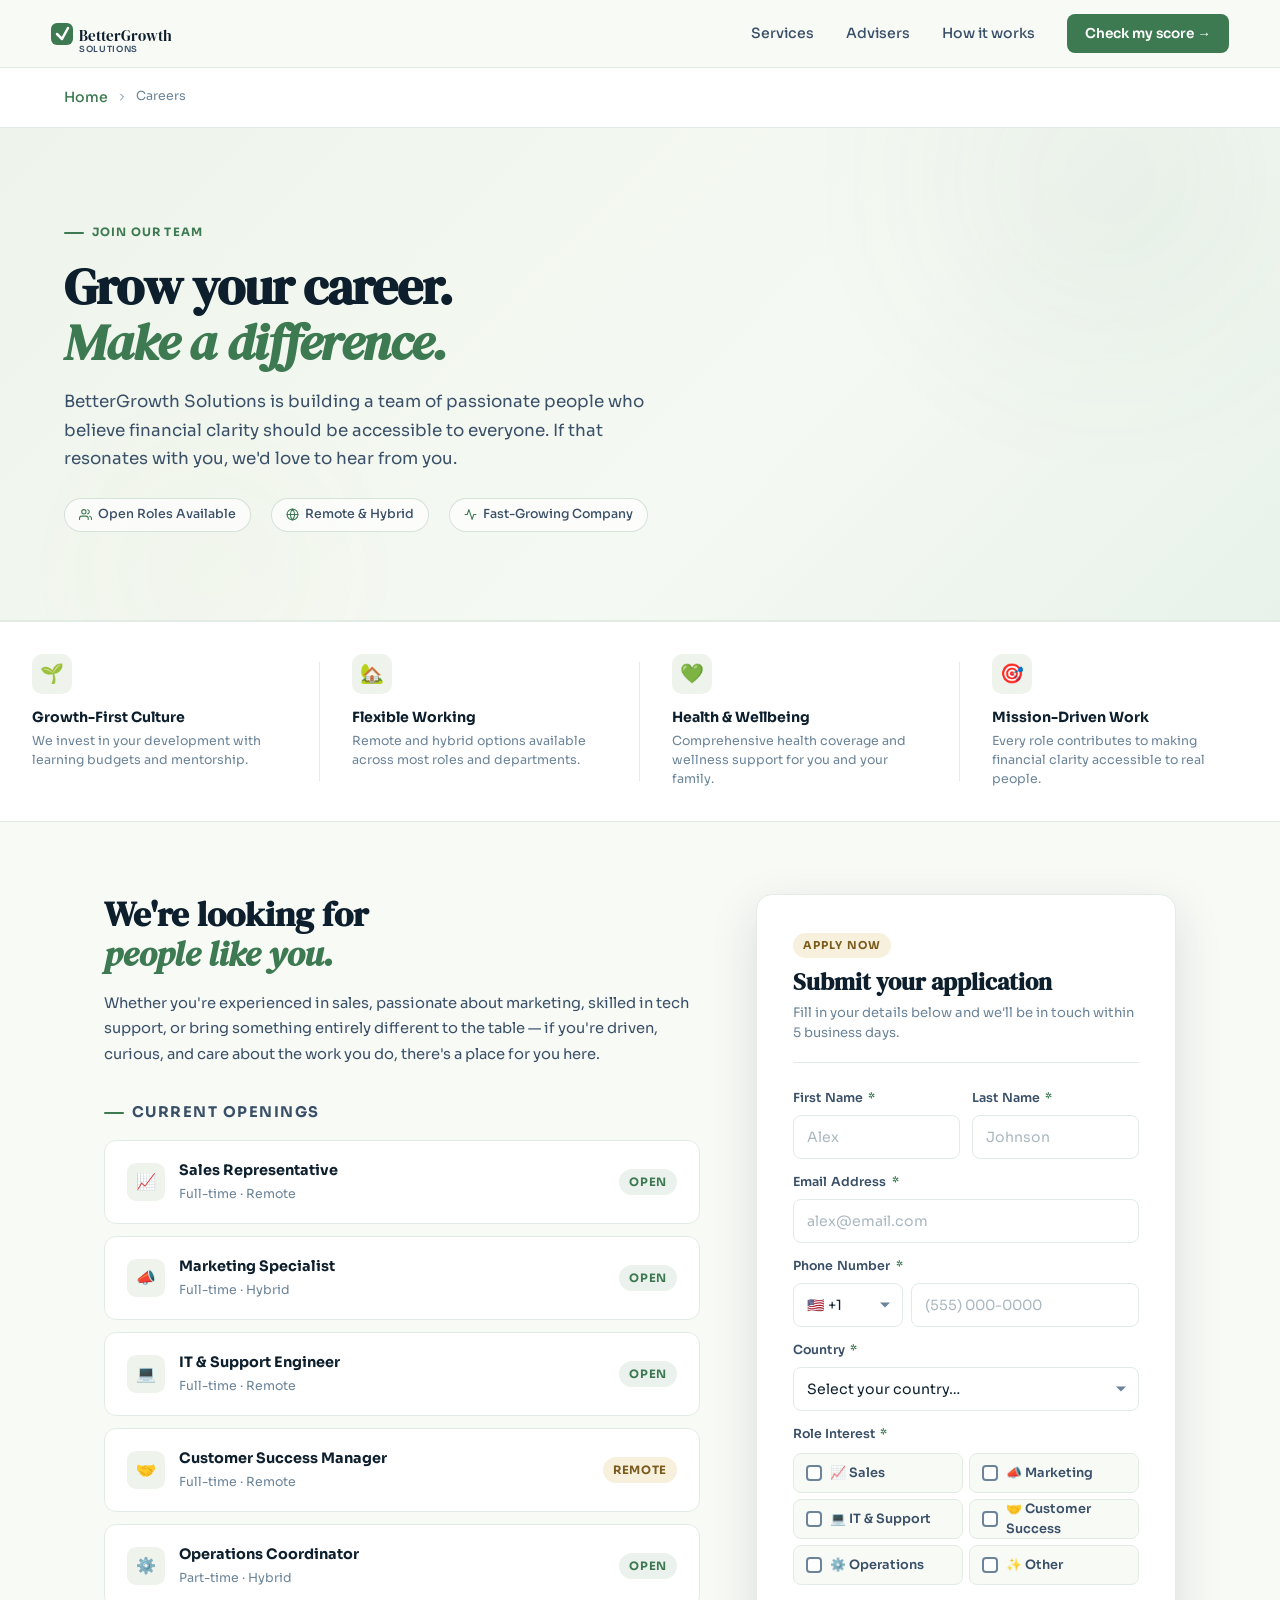
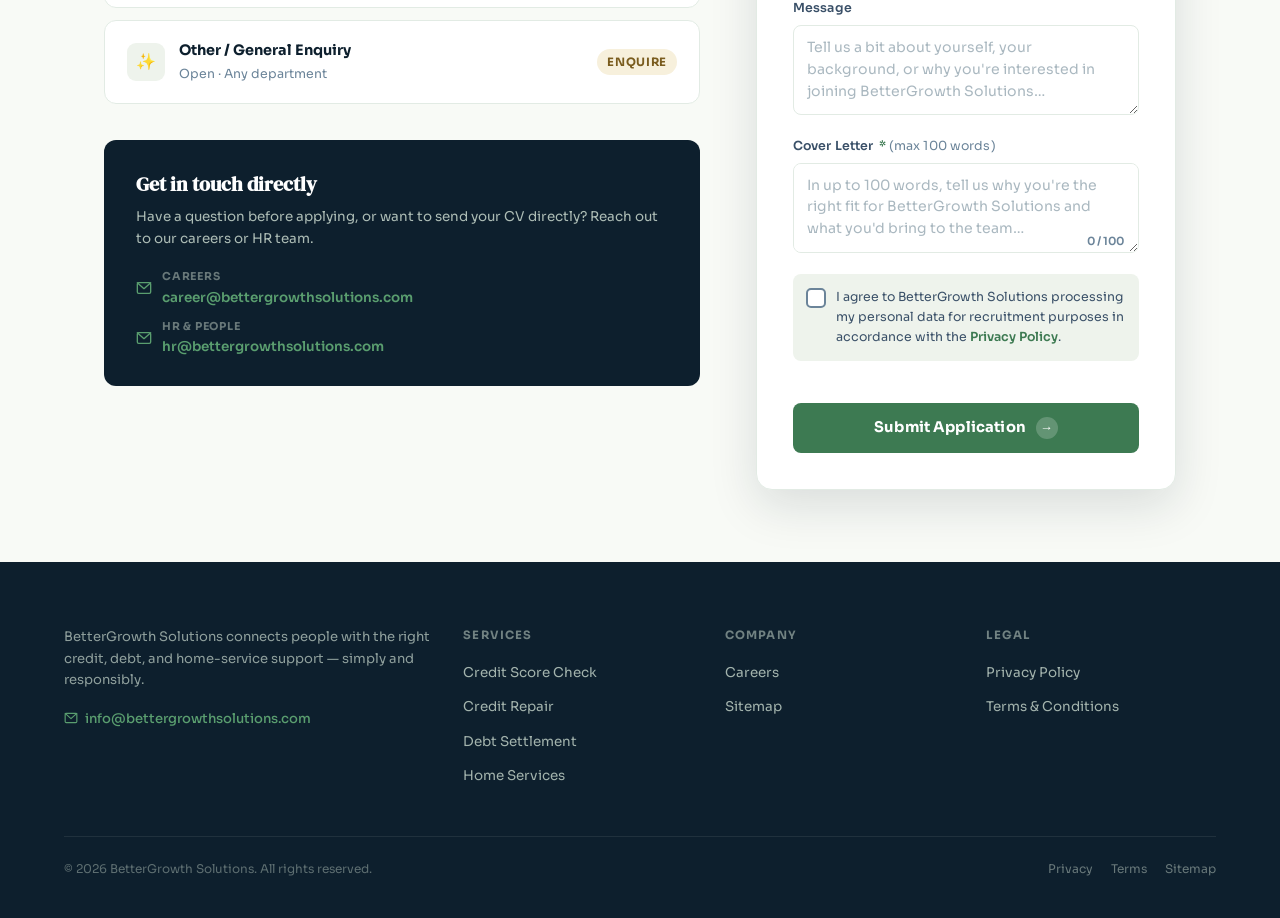
<file: careers.html>
<!DOCTYPE html>
<html lang="en">
<head>
  <meta charset="utf-8" />
  <meta name="viewport" content="width=device-width, initial-scale=1" />
  <title>Careers | BetterGrowth Solutions</title>
     <!-- Favicon -->
    <link rel="icon" href="bettergrowthsolutions.jpg" type="image/jpeg">
    <link rel="apple-touch-icon" href="bettergrowthsolutions.jpg">
    
  <meta name="description" content="Join the BetterGrowth Solutions team. Apply for open roles in Sales, Marketing, IT & Support, and more." />
  <link rel="preconnect" href="https://fonts.googleapis.com" />
  <link rel="preconnect" href="https://fonts.gstatic.com" crossorigin />
  <link href="https://fonts.googleapis.com/css2?family=Sora:wght@300;400;500;600;700;800&family=DM+Serif+Display:ital@0;1&display=swap" rel="stylesheet" />
  <style>
    :root {
      --ink: #0d1f2d;
      --ink-soft: #3a5068;
      --muted: #6b8499;
      --line: #e2ebe4;
      --paper: #f8faf6;
      --soft: #eef3ec;
      --teal: #3d7a52;
      --teal-light: #5a9e6f;
      --teal-dark: #0d2a1a;
      --navy: #0d1f2d;
      --gold: #c9a84c;
      --gold-soft: #f7f0dc;
      --white: #ffffff;
      --error: #d44c3a;
      --shadow-sm: 0 2px 8px rgba(13,31,45,0.07);
      --shadow: 0 16px 48px rgba(13,31,45,0.13);
      --shadow-lg: 0 28px 72px rgba(13,31,45,0.18);
      --radius: 12px;
      --radius-sm: 8px;
      --transition: all 0.22s cubic-bezier(0.4,0,0.2,1);
    }

    *, *::before, *::after { box-sizing: border-box; margin: 0; padding: 0; }
    html { scroll-behavior: smooth; font-size: 16px; }
    body {
      font-family: 'Sora', sans-serif;
      color: var(--ink);
      background: var(--paper);
      line-height: 1.6;
      overflow-x: hidden;
    }
    a { color: inherit; text-decoration: none; }
    img { max-width: 100%; display: block; }

    /* ── HEADER ── */
    .site-header {
      position: sticky; top: 0; z-index: 100;
      display: flex; align-items: center; justify-content: space-between; gap: 16px;
      padding: 0 clamp(16px, 4vw, 56px);
      height: 68px;
      background: rgba(248,250,246,0.96);
      border-bottom: 1px solid var(--line);
      backdrop-filter: blur(20px);
      -webkit-backdrop-filter: blur(20px);
    }
    .brand { display: flex; align-items: center; }
    nav { display: flex; align-items: center; gap: clamp(12px, 2.5vw, 32px); }
    nav a {
      color: var(--ink-soft); font-size: 0.88rem; font-weight: 500;
      transition: var(--transition); padding: 4px 0; position: relative;
    }
    nav a::after {
      content: ''; position: absolute; bottom: 0; left: 0;
      width: 0; height: 2px; background: var(--teal);
      border-radius: 2px; transition: width 0.2s ease;
    }
    nav a:hover { color: var(--teal); }
    nav a:hover::after { width: 100%; }
    .nav-action {
      background: var(--teal); color: white !important;
      border-radius: var(--radius-sm); padding: 9px 18px !important;
      font-size: 0.85rem !important; font-weight: 600 !important;
      transition: var(--transition); flex-shrink: 0;
    }
    .nav-action::after { display: none !important; }
    .nav-action:hover {
      background: var(--teal-light); transform: translateY(-1px);
      box-shadow: 0 4px 16px rgba(61,122,82,0.3);
    }
    .menu-toggle {
      display: none; background: none;
      border: 1px solid var(--line); border-radius: var(--radius-sm);
      width: 40px; height: 40px; cursor: pointer;
      flex-direction: column; align-items: center; justify-content: center; gap: 5px;
    }
    .menu-toggle span {
      display: block; width: 18px; height: 2px;
      background: var(--ink); border-radius: 2px; transition: var(--transition);
    }
    .mobile-nav {
      display: none; position: fixed; top: 68px; left: 0; right: 0;
      background: var(--white); border-bottom: 1px solid var(--line);
      padding: 16px clamp(16px, 4vw, 56px);
      flex-direction: column; gap: 4px; z-index: 99; box-shadow: var(--shadow);
    }
    .mobile-nav.open { display: flex; }
    .mobile-nav a {
      padding: 12px 14px; border-radius: var(--radius-sm);
      font-weight: 500; color: var(--ink-soft); transition: var(--transition);
    }
    .mobile-nav a:hover { background: var(--soft); color: var(--teal); }
    .mobile-nav .nav-action {
      background: var(--teal); color: white; padding: 13px 14px;
      text-align: center; border-radius: var(--radius-sm); margin-top: 6px; font-weight: 600;
    }

    /* ── BREADCRUMB ── */
    .breadcrumb {
      display: flex; align-items: center; gap: 8px;
      padding: 14px clamp(16px, 5vw, 72px);
      background: var(--white); border-bottom: 1px solid var(--line);
      font-size: 0.78rem; color: var(--muted);
    }
    .breadcrumb a { color: var(--teal); font-weight: 500; }
    .breadcrumb a:hover { text-decoration: underline; }

    /* ── PAGE HERO ── */
    .page-hero {
      background: linear-gradient(135deg, #eef4eb 0%, #f5f9f3 60%, #e8f2ea 100%);
      padding: clamp(48px, 7vw, 88px) clamp(16px, 5vw, 72px);
      position: relative; overflow: hidden;
      border-bottom: 1px solid var(--line);
    }
    .orb {
      position: absolute; border-radius: 50%;
      filter: blur(80px); opacity: 0.4; pointer-events: none;
    }
    .orb-1 { width: 500px; height: 500px; top: -200px; right: -80px; background: radial-gradient(circle, rgba(61,122,82,0.22), transparent 70%); }
    .orb-2 { width: 300px; height: 300px; bottom: -100px; left: 5%; background: radial-gradient(circle, rgba(201,168,76,0.12), transparent 70%); }

    .hero-inner { position: relative; max-width: 700px; }
    .eyebrow {
      display: inline-flex; align-items: center; gap: 8px;
      font-size: 0.72rem; font-weight: 700; letter-spacing: 0.1em;
      text-transform: uppercase; color: var(--teal); margin-bottom: 16px;
    }
    .eyebrow::before {
      content: ''; display: block; width: 20px; height: 2px;
      background: var(--teal); border-radius: 2px;
    }
    .page-hero h1 {
      font-family: 'DM Serif Display', serif;
      font-size: clamp(2rem, 4vw, 3.2rem);
      line-height: 1.1; letter-spacing: -0.02em;
      color: var(--ink); margin-bottom: 18px;
    }
    .page-hero h1 em { font-style: italic; color: var(--teal); }
    .hero-sub {
      color: var(--ink-soft); font-size: clamp(0.92rem, 1.4vw, 1.05rem);
      line-height: 1.7; max-width: 580px;
    }
    .meta-row { display: flex; flex-wrap: wrap; gap: 8px 20px; margin-top: 24px; }
    .meta-pill {
      display: inline-flex; align-items: center; gap: 6px;
      border: 1px solid rgba(61,122,82,0.2); border-radius: 999px;
      padding: 6px 14px; background: rgba(255,255,255,0.7);
      color: var(--ink-soft); font-size: 0.78rem; font-weight: 500;
      backdrop-filter: blur(4px);
    }
    .meta-pill svg { color: var(--teal); flex-shrink: 0; }

    /* ── PERKS BAND ── */
    .perks-band {
      display: grid; grid-template-columns: repeat(4, 1fr);
      border-top: 1px solid var(--line); border-bottom: 1px solid var(--line);
      background: var(--white);
    }
    .perk-item {
      padding: clamp(22px, 3vw, 32px) clamp(20px, 3vw, 32px);
      position: relative; transition: var(--transition);
    }
    .perk-item:not(:last-child)::after {
      content: ''; position: absolute; right: 0; top: 20%;
      height: 60%; width: 1px; background: var(--line);
    }
    .perk-item:hover { background: var(--soft); }
    .perk-icon {
      width: 40px; height: 40px; border-radius: 10px;
      background: var(--soft); display: grid; place-items: center;
      margin-bottom: 12px; font-size: 1.2rem;
    }
    .perk-item h3 { font-size: 0.88rem; font-weight: 700; color: var(--ink); margin-bottom: 4px; }
    .perk-item p { font-size: 0.78rem; color: var(--muted); line-height: 1.5; }

    /* ── MAIN LAYOUT ── */
    .page-body {
      max-width: 1200px; margin: 0 auto;
      padding: clamp(40px, 6vw, 72px) clamp(16px, 5vw, 72px);
      display: grid; grid-template-columns: 1fr 420px;
      gap: 56px; align-items: start;
    }

    /* ── LEFT: INFO ── */
    .careers-info {}
    .careers-info h2 {
      font-family: 'DM Serif Display', serif;
      font-size: clamp(1.5rem, 3vw, 2.2rem);
      color: var(--ink); margin-bottom: 16px; line-height: 1.15;
    }
    .careers-info h2 em { font-style: italic; color: var(--teal); }
    .careers-info > p {
      font-size: 0.92rem; color: var(--ink-soft);
      line-height: 1.75; margin-bottom: 28px;
    }

    /* open roles */
    .roles-grid { display: flex; flex-direction: column; gap: 12px; margin-bottom: 36px; }
    .role-card {
      background: var(--white); border: 1px solid var(--line);
      border-radius: var(--radius); padding: 18px 22px;
      display: flex; align-items: center; justify-content: space-between;
      gap: 16px; transition: var(--transition);
      cursor: pointer;
    }
    .role-card:hover {
      border-color: var(--teal);
      box-shadow: 0 4px 16px rgba(61,122,82,0.1);
      transform: translateY(-1px);
    }
    .role-left { display: flex; align-items: center; gap: 14px; }
    .role-icon {
      width: 38px; height: 38px; border-radius: 9px;
      background: var(--soft); display: grid; place-items: center;
      font-size: 1rem; flex-shrink: 0;
    }
    .role-info h4 { font-size: 0.9rem; font-weight: 700; color: var(--ink); margin-bottom: 3px; }
    .role-info p { font-size: 0.78rem; color: var(--muted); }
    .role-tag {
      font-size: 0.72rem; font-weight: 700; letter-spacing: 0.06em;
      text-transform: uppercase; padding: 4px 10px;
      border-radius: 999px; flex-shrink: 0;
    }
    .role-tag.open { background: rgba(61,122,82,0.1); color: var(--teal); }
    .role-tag.remote { background: var(--gold-soft); color: #7a5c1e; }

    /* contact info */
    .contact-info-box {
      background: var(--navy); border-radius: var(--radius);
      padding: 28px 32px; color: rgba(214,229,216,0.8);
    }
    .contact-info-box h3 {
      font-family: 'DM Serif Display', serif;
      font-size: 1.25rem; color: var(--white); margin-bottom: 6px;
    }
    .contact-info-box p { font-size: 0.84rem; line-height: 1.65; margin-bottom: 18px; }
    .contact-email-list { display: flex; flex-direction: column; gap: 10px; }
    .contact-email-item {
      display: flex; align-items: center; gap: 10px;
      font-size: 0.84rem;
    }
    .contact-email-item svg { color: var(--teal-light); flex-shrink: 0; }
    .contact-email-item a {
      color: var(--teal-light); font-weight: 600; transition: var(--transition);
    }
    .contact-email-item a:hover { color: #8fd4aa; }
    .email-label {
      display: block; font-size: 0.68rem; font-weight: 700;
      letter-spacing: 0.07em; text-transform: uppercase;
      color: rgba(214,229,216,0.45); margin-bottom: 1px;
    }

    /* ── RIGHT: APPLICATION FORM ── */
    .application-form-wrap {
      background: var(--white); border: 1px solid var(--line);
      border-radius: 16px; padding: clamp(24px, 3vw, 36px);
      box-shadow: var(--shadow);
      position: sticky; top: 88px;
    }
    .form-head { margin-bottom: 26px; padding-bottom: 20px; border-bottom: 1px solid var(--line); }
    .form-tag {
      display: inline-block; background: var(--gold-soft); color: #7a5c1e;
      font-size: 0.68rem; font-weight: 700; letter-spacing: 0.1em;
      text-transform: uppercase; padding: 4px 10px; border-radius: 999px; margin-bottom: 10px;
    }
    .form-head h2 {
      font-family: 'DM Serif Display', serif;
      font-size: 1.5rem; line-height: 1.2; color: var(--ink);
    }
    .form-head p { font-size: 0.82rem; color: var(--muted); margin-top: 6px; line-height: 1.5; }

    /* form elements */
    .form-group { margin-bottom: 14px; }
    .form-group.half { display: grid; grid-template-columns: 1fr 1fr; gap: 12px; }
    label.field-label {
      display: block; font-size: 0.78rem; font-weight: 600;
      color: var(--ink-soft); margin-bottom: 6px; letter-spacing: 0.01em;
    }
    label.field-label .req { color: var(--teal); margin-left: 2px; }

    input[type="text"], input[type="email"], input[type="tel"],
    select, textarea {
      width: 100%; border: 1.5px solid var(--line);
      border-radius: var(--radius-sm); padding: 0 13px;
      color: var(--ink); background: var(--white);
      font: inherit; font-size: 0.88rem;
      transition: var(--transition); appearance: none;
    }
    input[type="text"], input[type="email"], input[type="tel"], select { height: 44px; }
    input::placeholder, textarea::placeholder { color: #aab8c0; }
    input:hover, select:hover, textarea:hover { border-color: #b5cdb9; }
    input:focus, select:focus, textarea:focus {
      outline: none; border-color: var(--teal);
      box-shadow: 0 0 0 3px rgba(61,122,82,0.12);
    }
    input.err, select.err, textarea.err {
      border-color: var(--error);
      box-shadow: 0 0 0 3px rgba(212,76,58,0.1);
    }

    textarea { height: 90px; padding: 11px 13px; resize: vertical; line-height: 1.55; }

    .select-wrap { position: relative; }
    .select-wrap::after {
      content: ''; position: absolute; right: 13px; top: 50%;
      transform: translateY(-50%);
      border-left: 5px solid transparent; border-right: 5px solid transparent;
      border-top: 5px solid var(--muted); pointer-events: none;
    }
    select { padding-right: 36px; cursor: pointer; }

    /* phone with country code */
    .phone-wrap { display: grid; grid-template-columns: 110px 1fr; gap: 8px; }

    /* word counter */
    .textarea-wrap { position: relative; }
    .word-count {
      position: absolute; bottom: 8px; right: 10px;
      font-size: 0.7rem; font-weight: 600;
      color: var(--muted); pointer-events: none;
      background: var(--white); padding: 1px 5px; border-radius: 4px;
    }
    .word-count.over { color: var(--error); }
    textarea.cover { padding-bottom: 26px; }

    /* role checkboxes */
    .roles-fieldset { border: none; margin-bottom: 14px; }
    .roles-legend {
      font-size: 0.78rem; font-weight: 600; color: var(--ink-soft);
      margin-bottom: 8px; display: block;
    }
    .roles-legend .req { color: var(--teal); margin-left: 2px; }
    .roles-check-grid {
      display: grid; grid-template-columns: 1fr 1fr; gap: 6px;
    }
    .role-check-item { position: relative; }
    .role-check-item input[type="checkbox"] {
      position: absolute; opacity: 0; width: 0; height: 0;
    }
    .role-check-item label {
      display: flex; align-items: center; gap: 8px;
      height: 40px; border: 1.5px solid var(--line);
      border-radius: var(--radius-sm); background: var(--paper);
      font-size: 0.8rem; font-weight: 600; color: var(--ink-soft);
      cursor: pointer; transition: var(--transition);
      padding: 0 12px; user-select: none;
    }
    .role-check-item label .check-box {
      width: 16px; height: 16px; min-width: 16px;
      border: 2px solid var(--muted); border-radius: 4px;
      background: var(--white); transition: var(--transition);
      display: grid; place-items: center;
    }
    .role-check-item label .check-box svg { display: none; }
    .role-check-item input:checked + label {
      border-color: var(--teal);
      background: rgba(61,122,82,0.07);
      color: var(--teal);
    }
    .role-check-item input:checked + label .check-box {
      background: var(--teal); border-color: var(--teal);
    }
    .role-check-item input:checked + label .check-box svg { display: block; }
    .role-check-item label:hover { border-color: #b5cdb9; background: var(--soft); }
    .role-check-item input:focus-visible + label { outline: 2px solid var(--teal); outline-offset: 2px; }

    /* consent */
    .consent-wrap {
      display: flex; align-items: flex-start; gap: 10px;
      padding: 13px; background: var(--soft);
      border-radius: var(--radius-sm); margin-bottom: 14px;
      cursor: pointer; user-select: none;
    }
    .consent-wrap input[type="checkbox"] {
      appearance: none; -webkit-appearance: none;
      width: 20px; height: 20px; min-width: 20px;
      border: 2px solid var(--muted); border-radius: 5px;
      margin-top: 1px; cursor: pointer; background: var(--white);
      transition: var(--transition); position: relative; flex-shrink: 0;
    }
    .consent-wrap input:hover { border-color: var(--teal); }
    .consent-wrap input:checked { background: var(--teal); border-color: var(--teal); }
    .consent-wrap input:checked::after {
      content: ''; position: absolute; left: 4px; top: 1px;
      width: 7px; height: 11px; border: 2px solid white;
      border-top: none; border-left: none; transform: rotate(45deg);
    }
    .consent-wrap span { font-size: 0.78rem; color: var(--ink-soft); line-height: 1.6; padding-top: 1px; }
    .consent-wrap span a { color: var(--teal); font-weight: 600; }

    /* status & submit */
    .form-status {
      min-height: 18px; margin-bottom: 10px;
      font-size: 0.82rem; font-weight: 600; color: var(--error);
    }
    .form-status.success { color: var(--teal); }

    .submit-btn {
      display: flex; align-items: center; justify-content: center; gap: 10px;
      width: 100%; height: 50px; border: none; border-radius: var(--radius-sm);
      background: var(--teal); color: white;
      font: inherit; font-size: 0.92rem; font-weight: 700;
      cursor: pointer; transition: var(--transition); letter-spacing: 0.01em;
    }
    .submit-btn:hover {
      background: var(--teal-light); transform: translateY(-2px);
      box-shadow: 0 8px 24px rgba(61,122,82,0.35);
    }
    .submit-btn:active { transform: translateY(0); }
    .submit-btn:disabled { opacity: 0.65; cursor: not-allowed; transform: none; }
    .btn-arrow {
      width: 22px; height: 22px; background: rgba(255,255,255,0.2);
      border-radius: 50%; display: grid; place-items: center;
      font-size: 0.8rem; transition: transform 0.2s ease;
    }
    .submit-btn:hover .btn-arrow { transform: translateX(3px); }

    /* ── SUCCESS OVERLAY ── */
    .success-overlay {
      display: none; position: fixed; inset: 0;
      background: rgba(13,31,45,0.55); backdrop-filter: blur(6px);
      z-index: 200; align-items: center; justify-content: center; padding: 20px;
    }
    .success-overlay.show { display: flex; }
    .success-card {
      background: var(--white); border-radius: 20px;
      padding: clamp(32px, 5vw, 52px) clamp(28px, 5vw, 48px);
      max-width: 460px; width: 100%; text-align: center;
      box-shadow: var(--shadow-lg);
      animation: popIn 0.38s cubic-bezier(0.34,1.56,0.64,1) both;
    }
    @keyframes popIn {
      from { opacity: 0; transform: scale(0.82) translateY(24px); }
      to   { opacity: 1; transform: scale(1) translateY(0); }
    }
    .success-icon {
      width: 72px; height: 72px; border-radius: 50%;
      background: linear-gradient(135deg, #3d7a52, #5a9e6f);
      display: flex; align-items: center; justify-content: center;
      margin: 0 auto 20px; font-size: 2rem;
      box-shadow: 0 8px 28px rgba(61,122,82,0.35);
    }
    .success-card h2 {
      font-family: 'DM Serif Display', serif;
      font-size: clamp(1.4rem, 3vw, 1.9rem); color: var(--ink); margin-bottom: 10px;
    }
    .success-card p { color: var(--ink-soft); font-size: 0.92rem; line-height: 1.65; margin-bottom: 22px; }
    .success-close {
      background: var(--teal); color: white; border: none;
      border-radius: var(--radius-sm); padding: 12px 28px;
      font: inherit; font-size: 0.88rem; font-weight: 600;
      cursor: pointer; transition: var(--transition);
    }
    .success-close:hover { background: var(--teal-light); }

    /* ── FOOTER ── */
    .site-footer {
      background: var(--navy); color: rgba(214,229,216,0.75);
      padding: clamp(40px, 6vw, 64px) clamp(16px, 5vw, 72px) clamp(28px, 4vw, 40px);
    }
    .footer-grid {
      display: grid; grid-template-columns: 1.6fr 1fr 1fr 1fr;
      gap: 40px 32px; margin-bottom: 48px;
    }
    .footer-tagline { font-size: 0.82rem; line-height: 1.65; margin-bottom: 16px; color: rgba(214,229,216,0.65); }
    .footer-email a {
      display: inline-flex; align-items: center; gap: 7px;
      font-size: 0.82rem; font-weight: 500; color: var(--teal-light);
      text-decoration: none; transition: var(--transition);
    }
    .footer-email a:hover { color: #8fd4aa; }
    .footer-col h4 {
      font-size: 0.72rem; font-weight: 700; letter-spacing: 0.1em;
      text-transform: uppercase; color: rgba(214,229,216,0.5); margin-bottom: 14px;
    }
    .footer-col ul { list-style: none; display: flex; flex-direction: column; gap: 9px; }
    .footer-col ul li a { font-size: 0.84rem; color: rgba(214,229,216,0.75); text-decoration: none; transition: var(--transition); }
    .footer-col ul li a:hover { color: #fff; padding-left: 3px; }
    .footer-bottom {
      border-top: 1px solid rgba(255,255,255,0.08); padding-top: 22px;
      display: flex; align-items: center; justify-content: space-between; flex-wrap: wrap; gap: 10px;
    }
    .footer-bottom p { font-size: 0.75rem; color: rgba(214,229,216,0.4); }
    .footer-legal-links { display: flex; gap: 18px; }
    .footer-legal-links a { font-size: 0.75rem; color: rgba(214,229,216,0.45); text-decoration: none; transition: var(--transition); }
    .footer-legal-links a:hover { color: rgba(214,229,216,0.85); }

    /* ── RESPONSIVE ── */
    @media (max-width: 1060px) {
      .page-body { grid-template-columns: 1fr; }
      .application-form-wrap { position: static; }
      .perks-band { grid-template-columns: 1fr 1fr; }
      .perk-item:nth-child(2)::after { display: none; }
    }
    @media (max-width: 860px) {
      nav { display: none; }
      .menu-toggle { display: flex; }
      .nav-action { display: none; }
    }
    @media (max-width: 580px) {
      .perks-band { grid-template-columns: 1fr; }
      .perk-item::after { display: none !important; }
      .roles-check-grid { grid-template-columns: 1fr; }
      .form-group.half { grid-template-columns: 1fr; }
      .phone-wrap { grid-template-columns: 100px 1fr; }
    }
    @media (max-width: 768px) {
      .footer-grid { grid-template-columns: 1fr 1fr; }
    }
    @media (max-width: 480px) {
      .footer-grid { grid-template-columns: 1fr; }
      .footer-bottom { flex-direction: column; align-items: flex-start; }
    }

    @keyframes fadeUp {
      from { opacity: 0; transform: translateY(20px); }
      to   { opacity: 1; transform: translateY(0); }
    }
    .animate-in { animation: fadeUp 0.5s cubic-bezier(0.4,0,0.2,1) both; }
  </style>
</head>
<body>

  <!-- HEADER -->
  <header class="site-header">
    <a class="brand" href="index.html" aria-label="BetterGrowth Solutions home">
      <svg height="38" viewBox="0 0 180 38" fill="none" xmlns="http://www.w3.org/2000/svg">
        <rect x="0" y="8" width="22" height="22" rx="6" fill="#3d7a52"/>
        <path d="M6 19 L11 24 L17 13" stroke="white" stroke-width="2.5" stroke-linecap="round" stroke-linejoin="round"/>
        <text x="28" y="26" font-family="'DM Serif Display', serif" font-size="15" fill="#0d1f2d">BetterGrowth</text>
        <text x="28" y="37" font-family="'Sora', sans-serif" font-size="8.5" fill="#3a5068" font-weight="600" letter-spacing="0.08em">SOLUTIONS</text>
      </svg>
    </a>
    <nav aria-label="Main navigation">
      <a href="index.html#services">Services</a>
      <a href="index.html#advisers">Advisers</a>
      <a href="index.html#support">How it works</a>
      <a class="nav-action" href="index.html#credit-check">Check my score →</a>
    </nav>
    <button class="menu-toggle" aria-label="Toggle menu" id="menuToggle">
      <span></span><span></span><span></span>
    </button>
  </header>

  <nav class="mobile-nav" id="mobileNav" aria-label="Mobile navigation">
    <a href="index.html#services">Services</a>
    <a href="index.html#advisers">Advisers</a>
    <a href="index.html#support">How it works</a>
    <a class="nav-action" href="index.html#credit-check">Check my score →</a>
  </nav>

  <!-- BREADCRUMB -->
  <nav class="breadcrumb" aria-label="Breadcrumb">
    <a href="index.html">Home</a>
    <svg width="12" height="12" viewBox="0 0 24 24" fill="none" stroke="currentColor" stroke-width="2" stroke-linecap="round" stroke-linejoin="round"><polyline points="9 18 15 12 9 6"/></svg>
    <span>Careers</span>
  </nav>

  <main>

    <!-- HERO -->
    <section class="page-hero">
      <div class="orb orb-1" aria-hidden="true"></div>
      <div class="orb orb-2" aria-hidden="true"></div>
      <div class="hero-inner animate-in">
        <p class="eyebrow">Join our team</p>
        <h1>Grow your career.<br><em>Make a difference.</em></h1>
        <p class="hero-sub">BetterGrowth Solutions is building a team of passionate people who believe financial clarity should be accessible to everyone. If that resonates with you, we'd love to hear from you.</p>
        <div class="meta-row">
          <span class="meta-pill">
            <svg width="13" height="13" viewBox="0 0 24 24" fill="none" stroke="currentColor" stroke-width="2" stroke-linecap="round" stroke-linejoin="round"><path d="M17 21v-2a4 4 0 0 0-4-4H5a4 4 0 0 0-4 4v2"/><circle cx="9" cy="7" r="4"/><path d="M23 21v-2a4 4 0 0 0-3-3.87"/><path d="M16 3.13a4 4 0 0 1 0 7.75"/></svg>
            Open Roles Available
          </span>
          <span class="meta-pill">
            <svg width="13" height="13" viewBox="0 0 24 24" fill="none" stroke="currentColor" stroke-width="2" stroke-linecap="round" stroke-linejoin="round"><circle cx="12" cy="12" r="10"/><line x1="2" y1="12" x2="22" y2="12"/><path d="M12 2a15.3 15.3 0 0 1 4 10 15.3 15.3 0 0 1-4 10 15.3 15.3 0 0 1-4-10 15.3 15.3 0 0 1 4-10z"/></svg>
            Remote &amp; Hybrid
          </span>
          <span class="meta-pill">
            <svg width="13" height="13" viewBox="0 0 24 24" fill="none" stroke="currentColor" stroke-width="2" stroke-linecap="round" stroke-linejoin="round"><polyline points="22 12 18 12 15 21 9 3 6 12 2 12"/></svg>
            Fast-Growing Company
          </span>
        </div>
      </div>
    </section>

    <!-- PERKS BAND -->
    <div class="perks-band" role="list" aria-label="Company benefits">
      <div class="perk-item" role="listitem">
        <div class="perk-icon">🌱</div>
        <h3>Growth-First Culture</h3>
        <p>We invest in your development with learning budgets and mentorship.</p>
      </div>
      <div class="perk-item" role="listitem">
        <div class="perk-icon">🏡</div>
        <h3>Flexible Working</h3>
        <p>Remote and hybrid options available across most roles and departments.</p>
      </div>
      <div class="perk-item" role="listitem">
        <div class="perk-icon">💚</div>
        <h3>Health &amp; Wellbeing</h3>
        <p>Comprehensive health coverage and wellness support for you and your family.</p>
      </div>
      <div class="perk-item" role="listitem">
        <div class="perk-icon">🎯</div>
        <h3>Mission-Driven Work</h3>
        <p>Every role contributes to making financial clarity accessible to real people.</p>
      </div>
    </div>

    <!-- MAIN CONTENT -->
    <div class="page-body">

      <!-- LEFT: INFO + ROLES -->
      <div class="careers-info animate-in">
        <h2>We're looking for<br><em>people like you.</em></h2>
        <p>Whether you're experienced in sales, passionate about marketing, skilled in tech support, or bring something entirely different to the table — if you're driven, curious, and care about the work you do, there's a place for you here.</p>

        <!-- Current Openings -->
        <p class="eyebrow" style="margin-bottom:14px;">Current openings</p>
        <div class="roles-grid">
          <div class="role-card" onclick="checkRole('sales')">
            <div class="role-left">
              <div class="role-icon">📈</div>
              <div class="role-info">
                <h4>Sales Representative</h4>
                <p>Full-time · Remote</p>
              </div>
            </div>
            <span class="role-tag open">Open</span>
          </div>
          <div class="role-card" onclick="checkRole('marketing')">
            <div class="role-left">
              <div class="role-icon">📣</div>
              <div class="role-info">
                <h4>Marketing Specialist</h4>
                <p>Full-time · Hybrid</p>
              </div>
            </div>
            <span class="role-tag open">Open</span>
          </div>
          <div class="role-card" onclick="checkRole('it-support')">
            <div class="role-left">
              <div class="role-icon">💻</div>
              <div class="role-info">
                <h4>IT &amp; Support Engineer</h4>
                <p>Full-time · Remote</p>
              </div>
            </div>
            <span class="role-tag open">Open</span>
          </div>
          <div class="role-card" onclick="checkRole('customer-success')">
            <div class="role-left">
              <div class="role-icon">🤝</div>
              <div class="role-info">
                <h4>Customer Success Manager</h4>
                <p>Full-time · Remote</p>
              </div>
            </div>
            <span class="role-tag remote">Remote</span>
          </div>
          <div class="role-card" onclick="checkRole('operations')">
            <div class="role-left">
              <div class="role-icon">⚙️</div>
              <div class="role-info">
                <h4>Operations Coordinator</h4>
                <p>Part-time · Hybrid</p>
              </div>
            </div>
            <span class="role-tag open">Open</span>
          </div>
          <div class="role-card" onclick="checkRole('other')">
            <div class="role-left">
              <div class="role-icon">✨</div>
              <div class="role-info">
                <h4>Other / General Enquiry</h4>
                <p>Open · Any department</p>
              </div>
            </div>
            <span class="role-tag remote">Enquire</span>
          </div>
        </div>

        <!-- Contact Box -->
        <div class="contact-info-box">
          <h3>Get in touch directly</h3>
          <p>Have a question before applying, or want to send your CV directly? Reach out to our careers or HR team.</p>
          <div class="contact-email-list">
            <div class="contact-email-item">
              <svg width="16" height="16" viewBox="0 0 24 24" fill="none" stroke="currentColor" stroke-width="2" stroke-linecap="round" stroke-linejoin="round"><rect x="2" y="4" width="20" height="16" rx="2"/><polyline points="2,4 12,13 22,4"/></svg>
              <div>
                <span class="email-label">Careers</span>
                <a href="mailto:career@bettergrowthsolutions.com">career@bettergrowthsolutions.com</a>
              </div>
            </div>
            <div class="contact-email-item">
              <svg width="16" height="16" viewBox="0 0 24 24" fill="none" stroke="currentColor" stroke-width="2" stroke-linecap="round" stroke-linejoin="round"><rect x="2" y="4" width="20" height="16" rx="2"/><polyline points="2,4 12,13 22,4"/></svg>
              <div>
                <span class="email-label">HR &amp; People</span>
                <a href="mailto:hr@bettergrowthsolutions.com">hr@bettergrowthsolutions.com</a>
              </div>
            </div>
          </div>
        </div>
      </div>

      <!-- RIGHT: APPLICATION FORM -->
      <div class="application-form-wrap">
        <div class="form-head">
          <span class="form-tag">Apply now</span>
          <h2>Submit your application</h2>
          <p>Fill in your details below and we'll be in touch within 5 business days.</p>
        </div>

        <form id="careerForm" novalidate>

          <!-- Web3Forms access key -->
          <input type="hidden" name="access_key" value="73b8bb3c-86ed-4e2c-a003-06aa66af7baa" />
          <input type="hidden" name="subject" value="New Career Application — BetterGrowth Solutions" />
          <input type="hidden" name="from_name" value="BetterGrowth Careers" />
          <input type="hidden" name="redirect" value="false" />

          <!-- Name row -->
          <div class="form-group half">
            <div>
              <label class="field-label" for="firstName">First Name <span class="req">*</span></label>
              <input type="text" id="firstName" name="firstName" placeholder="Alex" autocomplete="given-name" required />
            </div>
            <div>
              <label class="field-label" for="lastName">Last Name <span class="req">*</span></label>
              <input type="text" id="lastName" name="lastName" placeholder="Johnson" autocomplete="family-name" required />
            </div>
          </div>

          <!-- Email -->
          <div class="form-group">
            <label class="field-label" for="email">Email Address <span class="req">*</span></label>
            <input type="email" id="email" name="email" placeholder="alex@email.com" autocomplete="email" required />
          </div>

          <!-- Phone with country code -->
          <div class="form-group">
            <label class="field-label" for="phone">Phone Number <span class="req">*</span></label>
            <div class="phone-wrap">
              <div class="select-wrap">
                <select id="countryCode" name="countryCode" aria-label="Country dial code">
                  <option value="+1">🇺🇸 +1</option>
                  <option value="+1-CA">🇨🇦 +1</option>
                  <option value="+44">🇬🇧 +44</option>
                  <option value="+91">🇮🇳 +91</option>
                  <option value="+61">🇦🇺 +61</option>
                  <option value="+64">🇳🇿 +64</option>
                  <option value="+27">🇿🇦 +27</option>
                  <option value="+33">🇫🇷 +33</option>
                  <option value="+49">🇩🇪 +49</option>
                  <option value="+39">🇮🇹 +39</option>
                  <option value="+34">🇪🇸 +34</option>
                  <option value="+31">🇳🇱 +31</option>
                  <option value="+46">🇸🇪 +46</option>
                  <option value="+47">🇳🇴 +47</option>
                  <option value="+45">🇩🇰 +45</option>
                  <option value="+358">🇫🇮 +358</option>
                  <option value="+41">🇨🇭 +41</option>
                  <option value="+43">🇦🇹 +43</option>
                  <option value="+32">🇧🇪 +32</option>
                  <option value="+351">🇵🇹 +351</option>
                  <option value="+353">🇮🇪 +353</option>
                  <option value="+48">🇵🇱 +48</option>
                  <option value="+420">🇨🇿 +420</option>
                  <option value="+36">🇭🇺 +36</option>
                  <option value="+30">🇬🇷 +30</option>
                  <option value="+90">🇹🇷 +90</option>
                  <option value="+7">🇷🇺 +7</option>
                  <option value="+86">🇨🇳 +86</option>
                  <option value="+81">🇯🇵 +81</option>
                  <option value="+82">🇰🇷 +82</option>
                  <option value="+65">🇸🇬 +65</option>
                  <option value="+60">🇲🇾 +60</option>
                  <option value="+62">🇮🇩 +62</option>
                  <option value="+63">🇵🇭 +63</option>
                  <option value="+66">🇹🇭 +66</option>
                  <option value="+84">🇻🇳 +84</option>
                  <option value="+880">🇧🇩 +880</option>
                  <option value="+92">🇵🇰 +92</option>
                  <option value="+94">🇱🇰 +94</option>
                  <option value="+971">🇦🇪 +971</option>
                  <option value="+966">🇸🇦 +966</option>
                  <option value="+974">🇶🇦 +974</option>
                  <option value="+973">🇧🇭 +973</option>
                  <option value="+965">🇰🇼 +965</option>
                  <option value="+20">🇪🇬 +20</option>
                  <option value="+234">🇳🇬 +234</option>
                  <option value="+254">🇰🇪 +254</option>
                  <option value="+55">🇧🇷 +55</option>
                  <option value="+52">🇲🇽 +52</option>
                  <option value="+54">🇦🇷 +54</option>
                  <option value="+56">🇨🇱 +56</option>
                  <option value="+57">🇨🇴 +57</option>
                  <option value="+51">🇵🇪 +51</option>
                </select>
              </div>
              <input type="tel" id="phone" name="phone" placeholder="(555) 000-0000" autocomplete="tel-national" required />
            </div>
          </div>

          <!-- Country -->
          <div class="form-group">
            <label class="field-label" for="country">Country <span class="req">*</span></label>
            <div class="select-wrap">
              <select id="country" name="country" required>
                <option value="" disabled selected>Select your country…</option>
                <option>United States</option>
                <option>United Kingdom</option>
                <option>Canada</option>
                <option>Australia</option>
                <option>New Zealand</option>
                <option>India</option>
                <option>South Africa</option>
                <option>Ireland</option>
                <option>Germany</option>
                <option>France</option>
                <option>Italy</option>
                <option>Spain</option>
                <option>Netherlands</option>
                <option>Sweden</option>
                <option>Norway</option>
                <option>Denmark</option>
                <option>Finland</option>
                <option>Switzerland</option>
                <option>Austria</option>
                <option>Belgium</option>
                <option>Portugal</option>
                <option>Poland</option>
                <option>Czech Republic</option>
                <option>Hungary</option>
                <option>Greece</option>
                <option>Turkey</option>
                <option>Russia</option>
                <option>China</option>
                <option>Japan</option>
                <option>South Korea</option>
                <option>Singapore</option>
                <option>Malaysia</option>
                <option>Indonesia</option>
                <option>Philippines</option>
                <option>Thailand</option>
                <option>Vietnam</option>
                <option>Bangladesh</option>
                <option>Pakistan</option>
                <option>Sri Lanka</option>
                <option>United Arab Emirates</option>
                <option>Saudi Arabia</option>
                <option>Qatar</option>
                <option>Bahrain</option>
                <option>Kuwait</option>
                <option>Egypt</option>
                <option>Nigeria</option>
                <option>Kenya</option>
                <option>Brazil</option>
                <option>Mexico</option>
                <option>Argentina</option>
                <option>Chile</option>
                <option>Colombia</option>
                <option>Peru</option>
                <option>Other</option>
              </select>
            </div>
          </div>

          <!-- Role interest checkboxes -->
          <fieldset class="roles-fieldset" id="roleFieldset">
            <legend class="roles-legend">Role Interest <span class="req">*</span></legend>
            <div class="roles-check-grid">

              <div class="role-check-item">
                <input type="checkbox" id="role-sales" name="roles[]" value="Sales" />
                <label for="role-sales">
                  <span class="check-box">
                    <svg width="10" height="10" viewBox="0 0 12 12" fill="none" stroke="white" stroke-width="2.5" stroke-linecap="round" stroke-linejoin="round"><polyline points="2 6 5 9 10 3"/></svg>
                  </span>
                  📈 Sales
                </label>
              </div>

              <div class="role-check-item">
                <input type="checkbox" id="role-marketing" name="roles[]" value="Marketing" />
                <label for="role-marketing">
                  <span class="check-box">
                    <svg width="10" height="10" viewBox="0 0 12 12" fill="none" stroke="white" stroke-width="2.5" stroke-linecap="round" stroke-linejoin="round"><polyline points="2 6 5 9 10 3"/></svg>
                  </span>
                  📣 Marketing
                </label>
              </div>

              <div class="role-check-item">
                <input type="checkbox" id="role-it" name="roles[]" value="IT & Support" />
                <label for="role-it">
                  <span class="check-box">
                    <svg width="10" height="10" viewBox="0 0 12 12" fill="none" stroke="white" stroke-width="2.5" stroke-linecap="round" stroke-linejoin="round"><polyline points="2 6 5 9 10 3"/></svg>
                  </span>
                  💻 IT &amp; Support
                </label>
              </div>

              <div class="role-check-item">
                <input type="checkbox" id="role-cs" name="roles[]" value="Customer Success" />
                <label for="role-cs">
                  <span class="check-box">
                    <svg width="10" height="10" viewBox="0 0 12 12" fill="none" stroke="white" stroke-width="2.5" stroke-linecap="round" stroke-linejoin="round"><polyline points="2 6 5 9 10 3"/></svg>
                  </span>
                  🤝 Customer Success
                </label>
              </div>

              <div class="role-check-item">
                <input type="checkbox" id="role-ops" name="roles[]" value="Operations" />
                <label for="role-ops">
                  <span class="check-box">
                    <svg width="10" height="10" viewBox="0 0 12 12" fill="none" stroke="white" stroke-width="2.5" stroke-linecap="round" stroke-linejoin="round"><polyline points="2 6 5 9 10 3"/></svg>
                  </span>
                  ⚙️ Operations
                </label>
              </div>

              <div class="role-check-item">
                <input type="checkbox" id="role-other" name="roles[]" value="Other" />
                <label for="role-other">
                  <span class="check-box">
                    <svg width="10" height="10" viewBox="0 0 12 12" fill="none" stroke="white" stroke-width="2.5" stroke-linecap="round" stroke-linejoin="round"><polyline points="2 6 5 9 10 3"/></svg>
                  </span>
                  ✨ Other
                </label>
              </div>

            </div>
          </fieldset>

          <!-- Message -->
          <div class="form-group">
            <label class="field-label" for="message">Message</label>
            <textarea id="message" name="message" placeholder="Tell us a bit about yourself, your background, or why you're interested in joining BetterGrowth Solutions…"></textarea>
          </div>

          <!-- Cover Letter with word limit -->
          <div class="form-group">
            <label class="field-label" for="coverLetter">Cover Letter <span class="req">*</span> <span style="font-weight:400;color:var(--muted);">(max 100 words)</span></label>
            <div class="textarea-wrap">
              <textarea id="coverLetter" name="coverLetter" class="cover" placeholder="In up to 100 words, tell us why you're the right fit for BetterGrowth Solutions and what you'd bring to the team…" rows="5" required></textarea>
              <span class="word-count" id="wordCount">0 / 100</span>
            </div>
          </div>

          <!-- Consent -->
          <label class="consent-wrap">
            <input type="checkbox" id="consent" name="consent" required />
            <span>I agree to BetterGrowth Solutions processing my personal data for recruitment purposes in accordance with the <a href="privacypolicy.html">Privacy Policy</a>.</span>
          </label>

          <div class="form-status" id="formStatus" role="alert" aria-live="polite"></div>

          <button type="submit" class="submit-btn" id="submitBtn">
            Submit Application
            <span class="btn-arrow" aria-hidden="true">→</span>
          </button>

        </form>
      </div>

    </div>
  </main>

  <!-- FOOTER -->
  <footer class="site-footer" aria-label="Site footer">
    <div class="footer-grid">
      <div>
        <p class="footer-tagline">BetterGrowth Solutions connects people with the right credit, debt, and home-service support — simply and responsibly.</p>
        <div class="footer-email">
          <a href="mailto:info@bettergrowthsolutions.com">
            <svg width="14" height="14" viewBox="0 0 24 24" fill="none" stroke="currentColor" stroke-width="2" stroke-linecap="round" stroke-linejoin="round"><rect x="2" y="4" width="20" height="16" rx="2"/><polyline points="2,4 12,13 22,4"/></svg>
            info@bettergrowthsolutions.com
          </a>
        </div>
      </div>
      <div class="footer-col">
        <h4>Services</h4>
        <ul>
          <li><a href="index.html#services">Credit Score Check</a></li>
          <li><a href="index.html#services">Credit Repair</a></li>
          <li><a href="index.html#services">Debt Settlement</a></li>
          <li><a href="index.html#services">Home Services</a></li>
        </ul>
      </div>
      <div class="footer-col">
        <h4>Company</h4>
        <ul>
          <li><a href="careers.html">Careers</a></li>
          <li><a href="sitemap.html">Sitemap</a></li>
        </ul>
      </div>
      <div class="footer-col">
        <h4>Legal</h4>
        <ul>
          <li><a href="privacypolicy.html">Privacy Policy</a></li>
          <li><a href="terms&conditions.html">Terms &amp; Conditions</a></li>
        </ul>
      </div>
    </div>
    <div class="footer-bottom">
      <p>&copy; 2026 BetterGrowth Solutions. All rights reserved.</p>
      <div class="footer-legal-links">
        <a href="privacypolicy.html">Privacy</a>
        <a href="terms&conditions.html">Terms</a>
        <a href="sitemap.html">Sitemap</a>
      </div>
    </div>
  </footer>

  <!-- SUCCESS OVERLAY -->
  <div class="success-overlay" id="successOverlay" role="dialog" aria-modal="true" aria-labelledby="successTitle">
    <div class="success-card">
      <div class="success-icon">✓</div>
      <h2 id="successTitle">Application Received!</h2>
      <p id="successMsg">Thank you for applying. Our team will review your application and be in touch within 5 business days.</p>
      <button class="success-close" id="successClose" type="button">Got it — close</button>
    </div>
  </div>

  <script>
    // ── Mobile menu ──
    const menuToggle = document.getElementById('menuToggle');
    const mobileNav  = document.getElementById('mobileNav');
    menuToggle.addEventListener('click', () => {
      const isOpen = mobileNav.classList.toggle('open');
      menuToggle.setAttribute('aria-expanded', isOpen);
    });
    mobileNav.querySelectorAll('a').forEach(l => l.addEventListener('click', () => mobileNav.classList.remove('open')));

    // ── Role card click → check relevant checkbox ──
    const roleMap = {
      'sales':           'role-sales',
      'marketing':       'role-marketing',
      'it-support':      'role-it',
      'customer-success':'role-cs',
      'operations':      'role-ops',
      'other':           'role-other'
    };
    function checkRole(key) {
      const id = roleMap[key];
      if (!id) return;
      const cb = document.getElementById(id);
      if (cb) {
        cb.checked = true;
        document.getElementById('careerForm').scrollIntoView({ behavior: 'smooth', block: 'center' });
        setTimeout(() => document.getElementById('firstName').focus(), 420);
      }
    }

    // ── Cover letter word count ──
    const coverLetter = document.getElementById('coverLetter');
    const wordCount   = document.getElementById('wordCount');
    const MAX_WORDS   = 100;

    function countWords(str) {
      return str.trim() === '' ? 0 : str.trim().split(/\s+/).length;
    }

    coverLetter.addEventListener('input', () => {
      const words = countWords(coverLetter.value);
      wordCount.textContent = `${words} / ${MAX_WORDS}`;
      if (words > MAX_WORDS) {
        wordCount.classList.add('over');
        coverLetter.classList.add('err');
      } else {
        wordCount.classList.remove('over');
        coverLetter.classList.remove('err');
      }
    });

    // ── Clear error on input ──
    document.querySelectorAll('#careerForm input, #careerForm select, #careerForm textarea').forEach(el => {
      el.addEventListener('input', () => {
        el.classList.remove('err');
        document.getElementById('formStatus').textContent = '';
      });
    });

    // ── Helpers ──
    const statusEl = document.getElementById('formStatus');
    function showError(msg, field) {
      statusEl.textContent = msg;
      statusEl.className = 'form-status';
      if (field) { field.classList.add('err'); field.focus(); }
    }
    function isValidEmail(v) { return /^[^\s@]+@[^\s@]+\.[^\s@]+$/.test(v); }
    function cleanPhone(v)   { return v.replace(/\D/g, ''); }

    // ── Success overlay ──
    const successOverlay = document.getElementById('successOverlay');
    const successMsg     = document.getElementById('successMsg');
    const successClose   = document.getElementById('successClose');

    function showSuccess(name) {
      successMsg.textContent = `Thank you, ${name}! Your application has been submitted successfully. Our team will review it and be in touch within 5 business days.`;
      successOverlay.classList.add('show');
      successClose.focus();
    }

    successClose.addEventListener('click', () => {
      successOverlay.classList.remove('show');
      document.getElementById('careerForm').reset();
      wordCount.textContent = '0 / 100';
      wordCount.classList.remove('over');
      statusEl.textContent = '';
    });
    successOverlay.addEventListener('click', e => {
      if (e.target === successOverlay) successOverlay.classList.remove('show');
    });

    // ── Form submit ──
    document.getElementById('careerForm').addEventListener('submit', async e => {
      e.preventDefault();
      statusEl.textContent = '';

      const form       = e.target;
      const firstName  = form.firstName.value.trim();
      const lastName   = form.lastName.value.trim();
      const email      = form.email.value.trim();
      const phone      = cleanPhone(form.phone.value);
      const country    = form.country.value;
      const cover      = form.coverLetter.value.trim();
      const coverWords = countWords(cover);

      // Collect checked roles
      const checkedRoles = [...form.querySelectorAll('input[name="roles[]"]:checked')].map(c => c.value);

      // Validation
      if (firstName.length < 2) return showError('Please enter your first name.', form.firstName);
      if (lastName.length < 2)  return showError('Please enter your last name.', form.lastName);
      if (!isValidEmail(email)) return showError('Please enter a valid email address.', form.email);
      if (phone.length < 6)     return showError('Please enter a valid phone number.', form.phone);
      if (!country)             return showError('Please select your country.', form.country);
      if (checkedRoles.length === 0) {
        statusEl.textContent = 'Please select at least one role you are interested in.';
        statusEl.className = 'form-status';
        document.getElementById('roleFieldset').scrollIntoView({ behavior: 'smooth', block: 'center' });
        return;
      }
      if (cover.length < 10) return showError('Please write a brief cover letter.', form.coverLetter);
      if (coverWords > MAX_WORDS) return showError(`Your cover letter exceeds 100 words (currently ${coverWords} words).`, form.coverLetter);
      if (!form.consent.checked) return showError('Please accept the consent to continue.', form.consent);

      const submitBtn  = document.getElementById('submitBtn');
      const origHTML   = submitBtn.innerHTML;
      submitBtn.disabled = true;
      submitBtn.innerHTML = 'Submitting… <span class="btn-arrow">⏳</span>';

      // Build FormData and append combined phone
      const fd = new FormData(form);
      const dialCode = form.countryCode.value;
      fd.set('phone', `${dialCode} ${form.phone.value.trim()}`);
      fd.set('roles', checkedRoles.join(', '));

      try {
        const res    = await fetch('https://api.web3forms.com/submit', { method: 'POST', body: fd });
        const result = await res.json();
        if (result.success) {
          showSuccess(firstName);
        } else {
          statusEl.textContent = result.message || 'Something went wrong. Please try again.';
          statusEl.className = 'form-status';
        }
      } catch {
        statusEl.textContent = 'Network error. Please check your connection and try again.';
        statusEl.className = 'form-status';
      } finally {
        submitBtn.disabled = false;
        submitBtn.innerHTML = origHTML;
      }
    });
  </script>
  <script>
(function(){if(!window.chatbase||window.chatbase("getState")!=="initialized"){window.chatbase=(...arguments)=>{if(!window.chatbase.q){window.chatbase.q=[]}window.chatbase.q.push(arguments)};window.chatbase=new Proxy(window.chatbase,{get(target,prop){if(prop==="q"){return target.q}return(...args)=>target(prop,...args)}})}const onLoad=function(){const script=document.createElement("script");script.src="https://www.chatbase.co/embed.min.js";script.id="jfzkMioBFuOj4-ye2dHm9";script.domain="www.chatbase.co";document.body.appendChild(script)};if(document.readyState==="complete"){onLoad()}else{window.addEventListener("load",onLoad)}})();
</script>
</body>
</html>
</file>
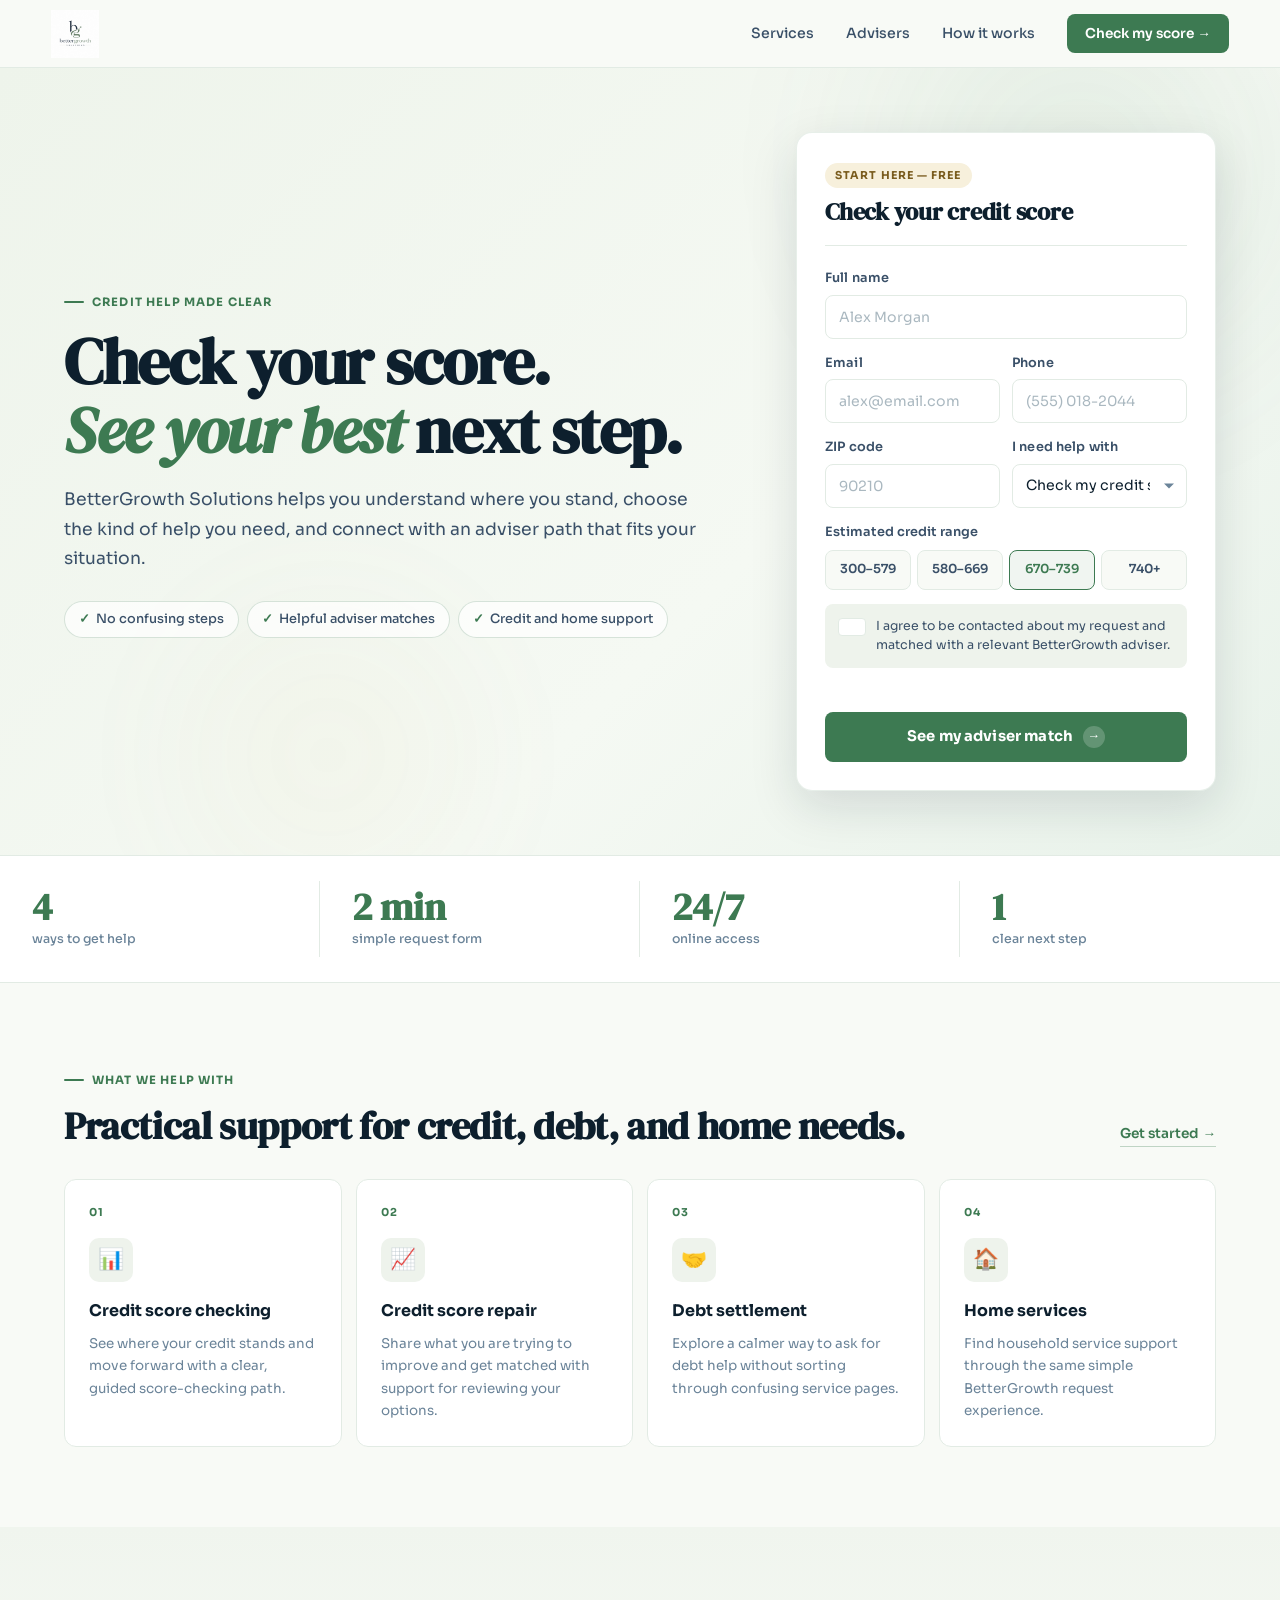
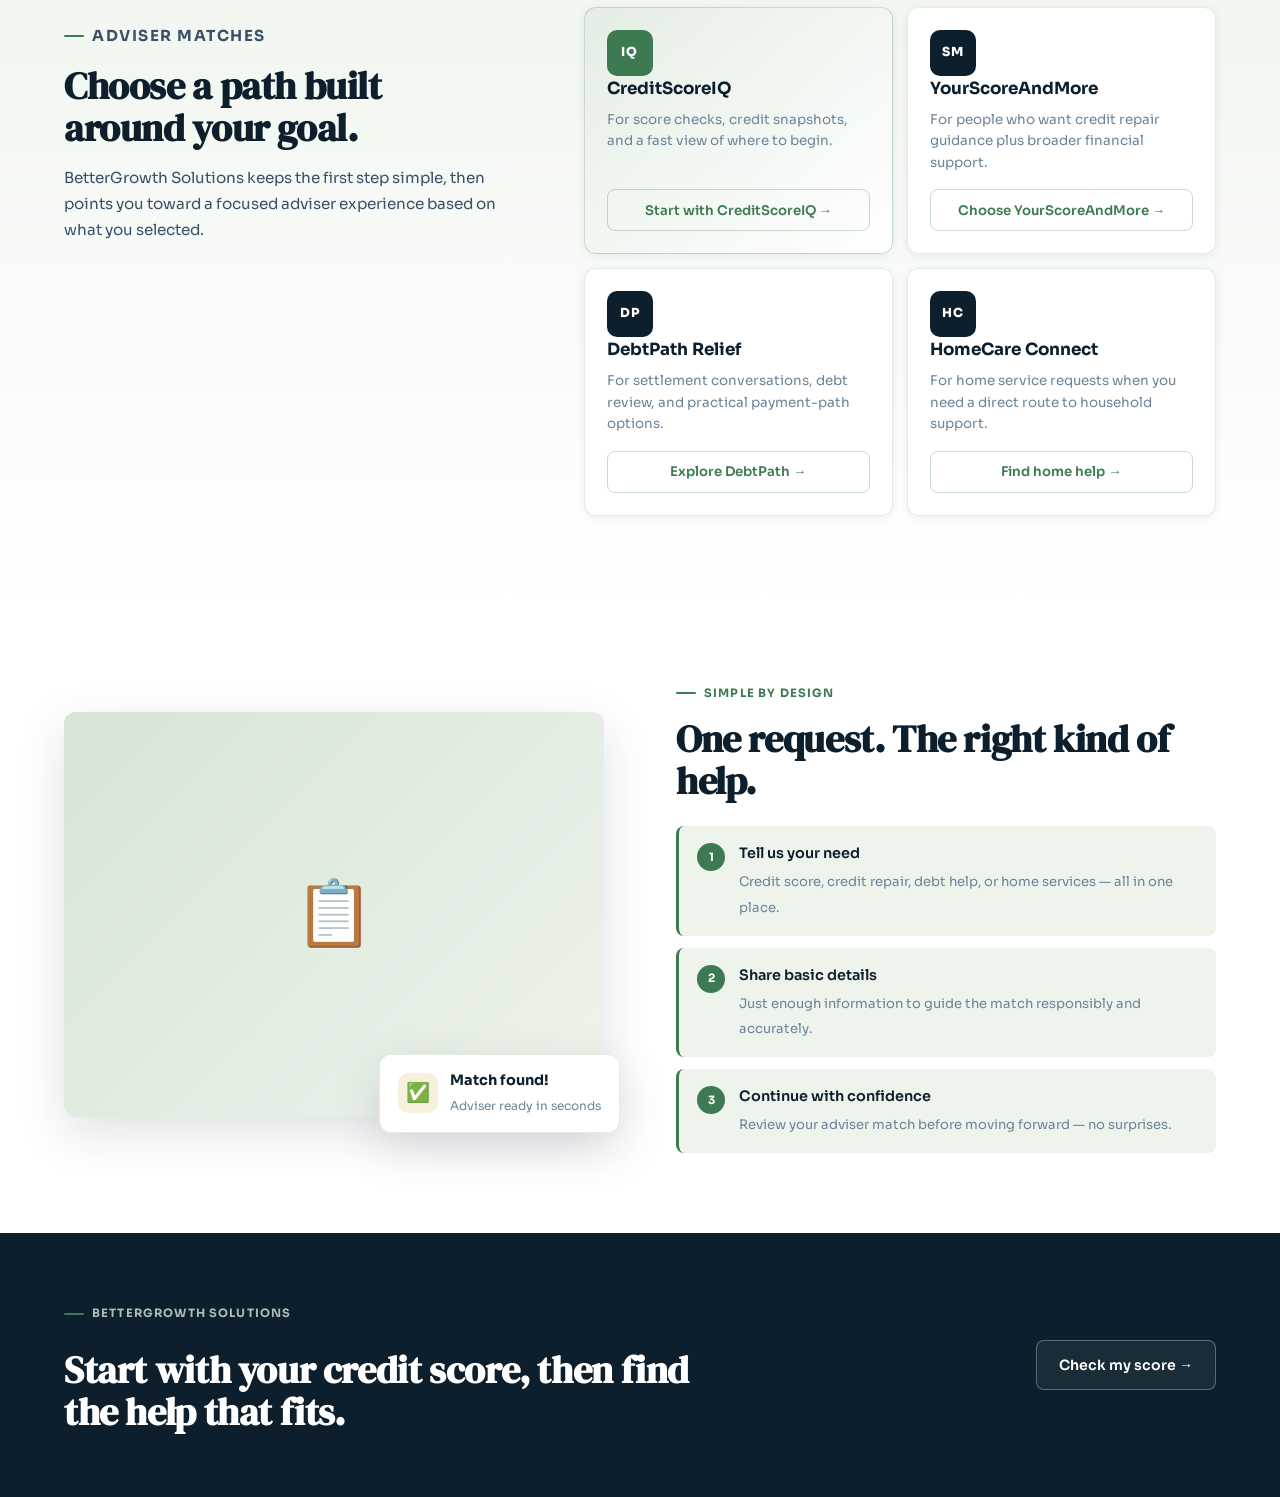
<file: index22.html>
<!DOCTYPE html>
<html lang="en">
<head>
  <meta charset="utf-8" />
  <meta name="viewport" content="width=device-width, initial-scale=1" />
  <title>BetterGrowth Solutions | Credit Score Help</title>
  <meta name="description" content="BetterGrowth Solutions helps people check their credit score, explore credit repair, compare debt help, and find home service support." />
  <link rel="preconnect" href="https://fonts.googleapis.com" />
  <link rel="preconnect" href="https://fonts.gstatic.com" crossorigin />
  <link href="https://fonts.googleapis.com/css2?family=Sora:wght@300;400;500;600;700;800&family=DM+Serif+Display:ital@0;1&display=swap" rel="stylesheet" />
  <style>
    :root {
      --ink: #0d1f2d;
      --ink-soft: #3a5068;
      --muted: #6b8499;
      --line: #e2ebe4;
      --paper: #f8faf6;
      --soft: #eef3ec;
      --sage: #d6e5d8;
      --teal: #3d7a52;
      --teal-light: #5a9e6f;
      --teal-dark: #0d2a1a;
      --navy: #0d1f2d;
      --gold: #c9a84c;
      --gold-soft: #f7f0dc;
      --white: #ffffff;
      --shadow-sm: 0 2px 8px rgba(13,31,45,0.07);
      --shadow: 0 16px 48px rgba(13,31,45,0.13);
      --shadow-lg: 0 28px 72px rgba(13,31,45,0.18);
      --radius: 12px;
      --radius-sm: 8px;
      --transition: all 0.22s cubic-bezier(0.4,0,0.2,1);
    }

    *, *::before, *::after { box-sizing: border-box; margin: 0; padding: 0; }

    html { scroll-behavior: smooth; font-size: 16px; }

    body {
      font-family: 'Sora', sans-serif;
      color: var(--ink);
      background: var(--paper);
      line-height: 1.6;
      overflow-x: hidden;
    }

    a { color: inherit; text-decoration: none; }
    img { max-width: 100%; display: block; }

    /* ── HEADER ── */
    .site-header {
      position: sticky;
      top: 0;
      z-index: 100;
      display: flex;
      align-items: center;
      justify-content: space-between;
      gap: 16px;
      padding: 0 clamp(16px, 4vw, 56px);
      height: 68px;
      background: rgba(248,250,246,0.96);
      border-bottom: 1px solid var(--line);
      backdrop-filter: blur(20px);
      -webkit-backdrop-filter: blur(20px);
    }

    .brand {
      display: flex;
      align-items: center;
    }

    .brand-logo {
      height: 48px;
      width: auto;
      object-fit: contain;
    }

    nav {
      display: flex;
      align-items: center;
      gap: clamp(12px, 2.5vw, 32px);
    }

    nav a {
      color: var(--ink-soft);
      font-size: 0.88rem;
      font-weight: 500;
      transition: var(--transition);
      padding: 4px 0;
      position: relative;
    }

    nav a::after {
      content: '';
      position: absolute;
      bottom: 0;
      left: 0;
      width: 0;
      height: 2px;
      background: var(--teal);
      border-radius: 2px;
      transition: width 0.2s ease;
    }

    nav a:hover { color: var(--teal); }
    nav a:hover::after { width: 100%; }

    .nav-action {
      background: var(--teal);
      color: white !important;
      border-radius: var(--radius-sm);
      padding: 9px 18px !important;
      font-size: 0.85rem !important;
      font-weight: 600 !important;
      transition: var(--transition);
      flex-shrink: 0;
    }

    .nav-action::after { display: none !important; }

    .nav-action:hover {
      background: var(--teal-light);
      transform: translateY(-1px);
      box-shadow: 0 4px 16px rgba(61,122,82,0.3);
    }

    /* Mobile menu toggle */
    .menu-toggle {
      display: none;
      background: none;
      border: 1px solid var(--line);
      border-radius: var(--radius-sm);
      width: 40px;
      height: 40px;
      cursor: pointer;
      flex-direction: column;
      align-items: center;
      justify-content: center;
      gap: 5px;
    }

    .menu-toggle span {
      display: block;
      width: 18px;
      height: 2px;
      background: var(--ink);
      border-radius: 2px;
      transition: var(--transition);
    }

    .mobile-nav {
      display: none;
      position: fixed;
      top: 68px;
      left: 0;
      right: 0;
      background: var(--white);
      border-bottom: 1px solid var(--line);
      padding: 16px clamp(16px, 4vw, 56px);
      flex-direction: column;
      gap: 4px;
      z-index: 99;
      box-shadow: var(--shadow);
    }

    .mobile-nav.open { display: flex; }

    .mobile-nav a {
      padding: 12px 14px;
      border-radius: var(--radius-sm);
      font-weight: 500;
      color: var(--ink-soft);
      transition: var(--transition);
    }

    .mobile-nav a:hover { background: var(--soft); color: var(--teal); }

    .mobile-nav .nav-action {
      background: var(--teal);
      color: white;
      padding: 13px 14px;
      text-align: center;
      border-radius: var(--radius-sm);
      margin-top: 6px;
      font-weight: 600;
    }

    /* ── HERO ── */
    .hero {
      position: relative;
      min-height: min(760px, calc(100svh - 68px));
      overflow: hidden;
      background: linear-gradient(135deg, #eef4eb 0%, #f5f9f3 60%, #e8f2ea 100%);
    }

    .hero-bg-orb {
      position: absolute;
      border-radius: 50%;
      filter: blur(80px);
      opacity: 0.45;
      pointer-events: none;
    }

    .hero-bg-orb-1 {
      width: 600px; height: 600px;
      top: -200px; right: -100px;
      background: radial-gradient(circle, rgba(61,122,82,0.25), transparent 70%);
    }

    .hero-bg-orb-2 {
      width: 400px; height: 400px;
      bottom: -100px; left: 10%;
      background: radial-gradient(circle, rgba(201,168,76,0.15), transparent 70%);
    }

    .hero-content {
      position: relative;
      display: grid;
      grid-template-columns: 1fr min(420px, 45%);
      align-items: center;
      gap: clamp(28px, 5vw, 64px);
      min-height: min(760px, calc(100svh - 68px));
      padding: clamp(32px, 5vw, 64px) clamp(16px, 5vw, 72px);
    }

    .hero-copy { max-width: 640px; }

    .eyebrow {
      display: inline-flex;
      align-items: center;
      gap: 8px;
      font-size: 0.72rem;
      font-weight: 700;
      letter-spacing: 0.1em;
      text-transform: uppercase;
      color: var(--teal);
      margin-bottom: 16px;
    }

    .eyebrow::before {
      content: '';
      display: block;
      width: 20px;
      height: 2px;
      background: var(--teal);
      border-radius: 2px;
    }

    h1 {
      font-family: 'DM Serif Display', serif;
      font-size: clamp(2.4rem, 5vw, 4.2rem);
      line-height: 1.08;
      letter-spacing: -0.02em;
      margin-bottom: 20px;
      color: var(--ink);
    }

    h1 em {
      font-style: italic;
      color: var(--teal);
    }

    .hero-text {
      color: var(--ink-soft);
      font-size: clamp(0.95rem, 1.5vw, 1.08rem);
      line-height: 1.7;
      margin-bottom: 28px;
    }

    .trust-row {
      display: flex;
      flex-wrap: wrap;
      gap: 8px;
    }

    .trust-pill {
      display: inline-flex;
      align-items: center;
      gap: 6px;
      border: 1px solid rgba(61,122,82,0.2);
      border-radius: 999px;
      padding: 7px 14px;
      background: rgba(255,255,255,0.7);
      color: var(--ink-soft);
      font-size: 0.8rem;
      font-weight: 500;
      backdrop-filter: blur(4px);
    }

    .trust-pill::before {
      content: '✓';
      color: var(--teal);
      font-weight: 700;
    }

    /* ── LEAD PANEL / FORM ── */
    .lead-panel {
      background: var(--white);
      border: 1px solid rgba(226,235,228,0.8);
      border-radius: 16px;
      padding: clamp(20px, 3vw, 28px);
      box-shadow: var(--shadow);
      transition: var(--transition);
    }

    .lead-panel:focus-within {
      box-shadow: var(--shadow-lg), 0 0 0 3px rgba(61,122,82,0.08);
    }

    .panel-heading {
      margin-bottom: 22px;
      padding-bottom: 18px;
      border-bottom: 1px solid var(--line);
    }

    .panel-tag {
      display: inline-block;
      background: var(--gold-soft);
      color: #7a5c1e;
      font-size: 0.68rem;
      font-weight: 700;
      letter-spacing: 0.1em;
      text-transform: uppercase;
      padding: 4px 10px;
      border-radius: 999px;
      margin-bottom: 10px;
    }

    .panel-heading h2 {
      font-family: 'DM Serif Display', serif;
      font-size: 1.5rem;
      line-height: 1.2;
      color: var(--ink);
    }

    .form-group {
      margin-bottom: 14px;
    }

    label.field-label {
      display: block;
      font-size: 0.8rem;
      font-weight: 600;
      color: var(--ink-soft);
      margin-bottom: 6px;
      letter-spacing: 0.01em;
    }

    input, select {
      width: 100%;
      height: 44px;
      border: 1.5px solid var(--line);
      border-radius: var(--radius-sm);
      padding: 0 13px;
      color: var(--ink);
      background: var(--white);
      font: inherit;
      font-size: 0.88rem;
      transition: var(--transition);
      appearance: none;
    }

    input::placeholder { color: #aab8c0; }

    input:hover, select:hover { border-color: #b5cdb9; }

    input:focus, select:focus {
      outline: none;
      border-color: var(--teal);
      box-shadow: 0 0 0 3px rgba(61,122,82,0.12);
    }

    input.error { border-color: #d44c3a; box-shadow: 0 0 0 3px rgba(212,76,58,0.1); }

    .select-wrap {
      position: relative;
    }

    .select-wrap::after {
      content: '';
      position: absolute;
      right: 13px;
      top: 50%;
      transform: translateY(-50%);
      width: 0;
      height: 0;
      border-left: 5px solid transparent;
      border-right: 5px solid transparent;
      border-top: 5px solid var(--muted);
      pointer-events: none;
    }

    select { padding-right: 36px; cursor: pointer; }

    .field-grid { display: grid; grid-template-columns: 1fr 1fr; gap: 12px; }

    /* Score range */
    .score-fieldset {
      border: none;
      margin-bottom: 14px;
    }

    .score-legend {
      font-size: 0.8rem;
      font-weight: 600;
      color: var(--ink-soft);
      margin-bottom: 8px;
      display: block;
    }

    .score-grid {
      display: grid;
      grid-template-columns: repeat(4, 1fr);
      gap: 6px;
    }

    .score-option {
      position: relative;
    }

    .score-option input[type="radio"] {
      position: absolute;
      opacity: 0;
      width: 0;
      height: 0;
    }

    .score-option label {
      display: flex;
      align-items: center;
      justify-content: center;
      height: 40px;
      border: 1.5px solid var(--line);
      border-radius: var(--radius-sm);
      background: var(--paper);
      font-size: 0.78rem;
      font-weight: 600;
      color: var(--ink-soft);
      cursor: pointer;
      transition: var(--transition);
      text-align: center;
    }

    .score-option input[type="radio"]:checked + label {
      border-color: var(--teal);
      background: rgba(61,122,82,0.08);
      color: var(--teal);
    }

    .score-option label:hover {
      border-color: #b5cdb9;
      background: var(--soft);
    }

    /* Consent */
    .consent-wrap {
      display: flex;
      align-items: flex-start;
      gap: 10px;
      padding: 13px;
      background: var(--soft);
      border-radius: var(--radius-sm);
      margin-bottom: 14px;
      cursor: pointer;
    }

    .consent-wrap input[type="checkbox"] {
      width: 18px;
      height: 18px;
      min-width: 18px;
      border-radius: 4px;
      margin-top: 1px;
      cursor: pointer;
    }

    .consent-wrap span {
      font-size: 0.78rem;
      color: var(--ink-soft);
      line-height: 1.5;
    }

    .form-status {
      min-height: 20px;
      margin-bottom: 10px;
      font-size: 0.82rem;
      font-weight: 600;
      color: #c0392b;
    }

    .form-status.success { color: var(--teal); }

    .primary-button {
      display: flex;
      align-items: center;
      justify-content: center;
      gap: 10px;
      width: 100%;
      height: 50px;
      border: none;
      border-radius: var(--radius-sm);
      background: var(--teal);
      color: white;
      font: inherit;
      font-size: 0.92rem;
      font-weight: 700;
      cursor: pointer;
      transition: var(--transition);
      letter-spacing: 0.01em;
    }

    .primary-button:hover {
      background: var(--teal-light);
      transform: translateY(-2px);
      box-shadow: 0 8px 24px rgba(61,122,82,0.35);
    }

    .primary-button:active { transform: translateY(0); }

    .btn-arrow {
      width: 22px;
      height: 22px;
      background: rgba(255,255,255,0.2);
      border-radius: 50%;
      display: grid;
      place-items: center;
      font-size: 0.8rem;
      transition: transform 0.2s ease;
    }

    .primary-button:hover .btn-arrow { transform: translateX(3px); }

    /* ── METRICS BAND ── */
    .metrics-band {
      display: grid;
      grid-template-columns: repeat(4, 1fr);
      border-top: 1px solid var(--line);
      border-bottom: 1px solid var(--line);
      background: var(--white);
    }

    .metric-item {
      padding: clamp(20px, 3vw, 32px) clamp(18px, 3vw, 32px);
      position: relative;
      transition: var(--transition);
    }

    .metric-item:not(:last-child)::after {
      content: '';
      position: absolute;
      right: 0;
      top: 20%;
      height: 60%;
      width: 1px;
      background: var(--line);
    }

    .metric-item:hover { background: var(--soft); }

    .metric-value {
      display: block;
      font-family: 'DM Serif Display', serif;
      font-size: clamp(1.6rem, 3vw, 2.4rem);
      color: var(--teal);
      line-height: 1;
      margin-bottom: 4px;
    }

    .metric-label {
      display: block;
      font-size: 0.78rem;
      font-weight: 500;
      color: var(--muted);
    }

    /* ── SERVICES ── */
    .section {
      padding: clamp(48px, 7vw, 80px) clamp(16px, 5vw, 72px);
    }

    .section-header {
      display: flex;
      align-items: flex-end;
      justify-content: space-between;
      gap: 24px;
      margin-bottom: 32px;
    }

    h2 {
      font-family: 'DM Serif Display', serif;
      font-size: clamp(1.7rem, 3vw, 2.6rem);
      line-height: 1.1;
      letter-spacing: -0.01em;
    }

    .section-link {
      font-size: 0.85rem;
      font-weight: 600;
      color: var(--teal);
      white-space: nowrap;
      padding-bottom: 2px;
      border-bottom: 1px solid rgba(61,122,82,0.3);
      transition: var(--transition);
    }

    .section-link:hover { border-color: var(--teal); }

    .service-grid {
      display: grid;
      grid-template-columns: repeat(4, 1fr);
      gap: 14px;
    }

    .service-card {
      border: 1px solid var(--line);
      border-radius: var(--radius);
      padding: 24px;
      background: var(--white);
      transition: var(--transition);
      cursor: default;
    }

    .service-card:hover {
      border-color: rgba(61,122,82,0.3);
      transform: translateY(-4px);
      box-shadow: var(--shadow);
    }

    .service-num {
      font-size: 0.68rem;
      font-weight: 700;
      letter-spacing: 0.12em;
      color: var(--teal);
      text-transform: uppercase;
      margin-bottom: 16px;
      display: block;
    }

    .service-icon {
      width: 44px;
      height: 44px;
      border-radius: 10px;
      display: grid;
      place-items: center;
      margin-bottom: 16px;
      font-size: 1.3rem;
      background: var(--soft);
    }

    .service-card h3 {
      font-size: 1rem;
      font-weight: 700;
      margin-bottom: 10px;
      color: var(--ink);
    }

    .service-card p {
      font-size: 0.84rem;
      color: var(--muted);
      line-height: 1.65;
    }

    /* ── ADVISERS ── */
    .adviser-section {
      background: linear-gradient(180deg, #f0f5ee 0%, var(--white) 100%);
      padding: clamp(48px, 7vw, 80px) clamp(16px, 5vw, 72px);
    }

    .adviser-layout {
      display: grid;
      grid-template-columns: minmax(260px, 0.7fr) 1fr;
      gap: clamp(32px, 6vw, 80px);
      align-items: start;
    }

    .adviser-intro {
      position: sticky;
      top: 90px;
    }

    .adviser-intro p {
      margin-top: 16px;
      color: var(--ink-soft);
      font-size: 0.95rem;
      line-height: 1.7;
    }

    .adviser-grid {
      display: grid;
      grid-template-columns: 1fr 1fr;
      gap: 14px;
    }

    .adviser-card {
      border: 1px solid var(--line);
      border-radius: var(--radius);
      padding: 22px;
      background: var(--white);
      display: flex;
      flex-direction: column;
      gap: 16px;
      transition: var(--transition);
      box-shadow: var(--shadow-sm);
    }

    .adviser-card:hover {
      border-color: rgba(61,122,82,0.25);
      transform: translateY(-4px);
      box-shadow: var(--shadow);
    }

    .adviser-card.featured {
      background: linear-gradient(135deg, rgba(214,229,216,0.5), rgba(255,255,255,0.9));
      border-color: rgba(61,122,82,0.25);
    }

    .adviser-mark {
      width: 46px;
      height: 46px;
      background: var(--navy);
      border-radius: 10px;
      display: grid;
      place-items: center;
      color: white;
      font-size: 0.78rem;
      font-weight: 800;
      letter-spacing: 0.05em;
    }

    .adviser-card.featured .adviser-mark {
      background: var(--teal);
    }

    .adviser-card h3 {
      font-size: 1.05rem;
      font-weight: 700;
      margin-bottom: 6px;
    }

    .adviser-card p {
      font-size: 0.84rem;
      color: var(--muted);
      line-height: 1.6;
    }

    .adviser-body { flex: 1; }

    .select-adviser {
      display: flex;
      align-items: center;
      justify-content: center;
      gap: 8px;
      height: 42px;
      border: 1.5px solid rgba(61,122,82,0.28);
      border-radius: var(--radius-sm);
      background: transparent;
      color: var(--teal);
      font: inherit;
      font-size: 0.83rem;
      font-weight: 600;
      cursor: pointer;
      transition: var(--transition);
    }

    .select-adviser:hover {
      background: rgba(61,122,82,0.07);
      border-color: var(--teal);
    }

    /* ── SUPPORT SECTION ── */
    .support-section {
      display: grid;
      grid-template-columns: 1fr 1fr;
      gap: clamp(32px, 6vw, 72px);
      align-items: center;
      padding: clamp(48px, 7vw, 80px) clamp(16px, 5vw, 72px);
      background: var(--white);
    }

    .support-visual {
      position: relative;
    }

    .support-img-wrap {
      border-radius: var(--radius);
      overflow: hidden;
      box-shadow: var(--shadow);
      background: var(--soft);
      aspect-ratio: 4/3;
    }

    .support-img-wrap img {
      width: 100%;
      height: 100%;
      object-fit: cover;
    }

    .support-img-placeholder {
      width: 100%;
      height: 100%;
      background: linear-gradient(135deg, #d6e5d8, #eef4eb);
      display: grid;
      place-items: center;
    }

    .support-floater {
      position: absolute;
      bottom: -16px;
      right: -16px;
      background: var(--white);
      border: 1px solid var(--line);
      border-radius: var(--radius);
      padding: 14px 18px;
      box-shadow: var(--shadow);
      display: flex;
      align-items: center;
      gap: 12px;
    }

    .floater-icon {
      width: 40px;
      height: 40px;
      background: var(--gold-soft);
      border-radius: 10px;
      display: grid;
      place-items: center;
      font-size: 1.2rem;
    }

    .floater-text strong { display: block; font-size: 0.9rem; color: var(--ink); }
    .floater-text span { font-size: 0.75rem; color: var(--muted); }

    .support-list {
      display: grid;
      gap: 12px;
      margin-top: 24px;
    }

    .support-item {
      display: flex;
      gap: 14px;
      padding: 16px 18px;
      background: var(--soft);
      border-radius: var(--radius-sm);
      border-left: 3px solid var(--teal);
      transition: var(--transition);
    }

    .support-item:hover { background: #e6efe7; }

    .support-step {
      width: 28px;
      height: 28px;
      background: var(--teal);
      border-radius: 50%;
      display: grid;
      place-items: center;
      color: white;
      font-size: 0.72rem;
      font-weight: 700;
      flex-shrink: 0;
      margin-top: 1px;
    }

    .support-item strong { display: block; font-weight: 600; font-size: 0.9rem; margin-bottom: 3px; }
    .support-item span { font-size: 0.82rem; color: var(--muted); line-height: 1.5; }

    /* ── CONTACT BAND ── */
    .contact-band {
      background: var(--navy);
      padding: clamp(40px, 6vw, 64px) clamp(16px, 5vw, 72px);
      display: flex;
      align-items: center;
      justify-content: space-between;
      gap: 24px;
    }

    .contact-band .eyebrow { color: rgba(214,229,216,0.8); }

    .contact-band h2 {
      color: var(--white);
      margin-top: 10px;
      max-width: 640px;
    }

    .secondary-button {
      flex-shrink: 0;
      display: inline-flex;
      align-items: center;
      gap: 10px;
      padding: 13px 22px;
      border: 1.5px solid rgba(255,255,255,0.3);
      border-radius: var(--radius-sm);
      color: white;
      font-weight: 600;
      font-size: 0.88rem;
      background: rgba(255,255,255,0.06);
      transition: var(--transition);
    }

    .secondary-button:hover {
      background: rgba(255,255,255,0.14);
      border-color: rgba(255,255,255,0.55);
      transform: translateY(-1px);
    }

    /* ── DIALOG ── */
    .handoff-dialog {
      width: min(92vw, 500px);
      border: none;
      border-radius: 20px;
      padding: 0;
      overflow: hidden;
      box-shadow: var(--shadow-lg);
      color: var(--ink);
    }

    .handoff-dialog::backdrop {
      background: rgba(13,31,45,0.5);
      backdrop-filter: blur(4px);
    }

    .dialog-header {
      background: linear-gradient(135deg, #eef4eb, #dff0e3);
      padding: 24px 28px 20px;
      position: relative;
    }

    .dialog-close {
      position: absolute;
      top: 16px;
      right: 16px;
      width: 34px;
      height: 34px;
      border: 1px solid rgba(0,0,0,0.1);
      border-radius: 50%;
      background: rgba(255,255,255,0.7);
      color: var(--ink);
      font-size: 1.1rem;
      cursor: pointer;
      display: grid;
      place-items: center;
      transition: var(--transition);
    }

    .dialog-close:hover { background: white; }

    .dialog-body { padding: 24px 28px 28px; }

    .handoff-details {
      display: grid;
      gap: 8px;
      margin: 18px 0 22px;
      padding: 16px;
      background: var(--soft);
      border-radius: var(--radius-sm);
      font-size: 0.88rem;
    }

    .handoff-details span { color: var(--ink-soft); }
    .handoff-details strong { color: var(--ink); }

    /* ── SCROLL ANIMATIONS ── */
    @keyframes fadeUp {
      from { opacity: 0; transform: translateY(24px); }
      to { opacity: 1; transform: translateY(0); }
    }

    .animate-in {
      animation: fadeUp 0.55s cubic-bezier(0.4,0,0.2,1) both;
    }

    .delay-1 { animation-delay: 0.1s; }
    .delay-2 { animation-delay: 0.2s; }
    .delay-3 { animation-delay: 0.3s; }
    .delay-4 { animation-delay: 0.4s; }

    /* ── RESPONSIVE ── */
    @media (max-width: 1100px) {
      .service-grid { grid-template-columns: 1fr 1fr; }
      .adviser-layout { grid-template-columns: 1fr; }
      .adviser-intro { position: static; }
    }

    @media (max-width: 860px) {
      .hero-content { grid-template-columns: 1fr; min-height: auto; padding-block: 40px; }
      .metrics-band { grid-template-columns: 1fr 1fr; }
      .metric-item:nth-child(2)::after { display: none; }
      .support-section { grid-template-columns: 1fr; }
      .support-visual { order: -1; }
      .support-floater { display: none; }
      nav { display: none; }
      .menu-toggle { display: flex; }
      .nav-action { display: none; }
      .section-header { flex-direction: column; align-items: flex-start; }
    }

    @media (max-width: 580px) {
      .field-grid { grid-template-columns: 1fr; }
      .score-grid { grid-template-columns: 1fr 1fr; }
      .adviser-grid { grid-template-columns: 1fr; }
      .service-grid { grid-template-columns: 1fr; }
      .metrics-band { grid-template-columns: 1fr 1fr; }
      .contact-band { flex-direction: column; align-items: flex-start; }
    }
  </style>
</head>
<body>

  <!-- HEADER -->
  <header class="site-header">
    <a class="brand" href="#top" aria-label="BetterGrowth Solutions home">
      <img class="brand-logo" src="[data-uri]" alt="BetterGrowth Solutions" />
    </a>
    <nav aria-label="Main navigation">
      <a href="#services">Services</a>
      <a href="#advisers">Advisers</a>
      <a href="#support">How it works</a>
      <a class="nav-action" href="#credit-check">Check my score →</a>
    </nav>
    <button class="menu-toggle" aria-label="Toggle menu" id="menuToggle">
      <span></span><span></span><span></span>
    </button>
  </header>

  <nav class="mobile-nav" id="mobileNav" aria-label="Mobile navigation">
    <a href="#services">Services</a>
    <a href="#advisers">Advisers</a>
    <a href="#support">How it works</a>
    <a class="nav-action" href="#credit-check">Check my score →</a>
  </nav>

  <main id="top">

    <!-- HERO -->
    <section class="hero" aria-labelledby="hero-title">
      <div class="hero-bg-orb hero-bg-orb-1" aria-hidden="true"></div>
      <div class="hero-bg-orb hero-bg-orb-2" aria-hidden="true"></div>

      <div class="hero-content">
        <div class="hero-copy animate-in">
          <p class="eyebrow">Credit help made clear</p>
          <h1 id="hero-title">Check your score.<br><em>See your best</em> next step.</h1>
          <p class="hero-text">BetterGrowth Solutions helps you understand where you stand, choose the kind of help you need, and connect with an adviser path that fits your situation.</p>
          <div class="trust-row" aria-label="Service highlights">
            <span class="trust-pill">No confusing steps</span>
            <span class="trust-pill">Helpful adviser matches</span>
            <span class="trust-pill">Credit and home support</span>
          </div>
        </div>

        <!-- FORM -->
        <form class="lead-panel animate-in delay-2" id="credit-check" novalidate aria-label="Credit check form">
          <div class="panel-heading">
            <span class="panel-tag">Start here — free</span>
            <h2>Check your credit score</h2>
          </div>

          <div class="form-group">
            <label class="field-label" for="fullName">Full name</label>
            <input id="fullName" name="fullName" type="text" autocomplete="name" placeholder="Alex Morgan" required />
          </div>

          <div class="field-grid">
            <div class="form-group">
              <label class="field-label" for="email">Email</label>
              <input id="email" name="email" type="email" autocomplete="email" placeholder="alex@email.com" required />
            </div>
            <div class="form-group">
              <label class="field-label" for="phone">Phone</label>
              <input id="phone" name="phone" type="tel" autocomplete="tel" placeholder="(555) 018-2044" required />
            </div>
          </div>

          <div class="field-grid">
            <div class="form-group">
              <label class="field-label" for="zip">ZIP code</label>
              <input id="zip" name="zip" type="text" inputmode="numeric" maxlength="5" placeholder="90210" required />
            </div>
            <div class="form-group">
              <label class="field-label" for="serviceNeed">I need help with</label>
              <div class="select-wrap">
                <select id="serviceNeed" name="serviceNeed" required>
                  <option value="credit-score">Check my credit score</option>
                  <option value="credit-repair">Improve my credit score</option>
                  <option value="debt-settlement">Lower or settle debt</option>
                  <option value="home-services">Find home services</option>
                </select>
              </div>
            </div>
          </div>

          <fieldset class="score-fieldset">
            <legend class="score-legend">Estimated credit range</legend>
            <div class="score-grid">
              <div class="score-option">
                <input type="radio" id="score1" name="scoreRange" value="300-579" />
                <label for="score1">300–579</label>
              </div>
              <div class="score-option">
                <input type="radio" id="score2" name="scoreRange" value="580-669" />
                <label for="score2">580–669</label>
              </div>
              <div class="score-option">
                <input type="radio" id="score3" name="scoreRange" value="670-739" checked />
                <label for="score3">670–739</label>
              </div>
              <div class="score-option">
                <input type="radio" id="score4" name="scoreRange" value="740+" />
                <label for="score4">740+</label>
              </div>
            </div>
          </fieldset>

          <label class="consent-wrap">
            <input id="consent" name="consent" type="checkbox" required />
            <span>I agree to be contacted about my request and matched with a relevant BetterGrowth adviser.</span>
          </label>

          <p class="form-status" id="formStatus" role="status" aria-live="polite"></p>

          <button class="primary-button" type="submit">
            See my adviser match
            <span class="btn-arrow" aria-hidden="true">→</span>
          </button>
        </form>
      </div>
    </section>

    <!-- METRICS -->
    <div class="metrics-band" aria-label="BetterGrowth by the numbers">
      <div class="metric-item animate-in">
        <strong class="metric-value">4</strong>
        <span class="metric-label">ways to get help</span>
      </div>
      <div class="metric-item animate-in delay-1">
        <strong class="metric-value">2 min</strong>
        <span class="metric-label">simple request form</span>
      </div>
      <div class="metric-item animate-in delay-2">
        <strong class="metric-value">24/7</strong>
        <span class="metric-label">online access</span>
      </div>
      <div class="metric-item animate-in delay-3">
        <strong class="metric-value">1</strong>
        <span class="metric-label">clear next step</span>
      </div>
    </div>

    <!-- SERVICES -->
    <section class="section" id="services" aria-labelledby="services-title">
      <div class="section-header">
        <div>
          <p class="eyebrow">What we help with</p>
          <h2 id="services-title">Practical support for credit, debt, and home needs.</h2>
        </div>
        <a class="section-link" href="#credit-check">Get started →</a>
      </div>
      <div class="service-grid">
        <article class="service-card">
          <span class="service-num">01</span>
          <div class="service-icon">📊</div>
          <h3>Credit score checking</h3>
          <p>See where your credit stands and move forward with a clear, guided score-checking path.</p>
        </article>
        <article class="service-card">
          <span class="service-num">02</span>
          <div class="service-icon">📈</div>
          <h3>Credit score repair</h3>
          <p>Share what you are trying to improve and get matched with support for reviewing your options.</p>
        </article>
        <article class="service-card">
          <span class="service-num">03</span>
          <div class="service-icon">🤝</div>
          <h3>Debt settlement</h3>
          <p>Explore a calmer way to ask for debt help without sorting through confusing service pages.</p>
        </article>
        <article class="service-card">
          <span class="service-num">04</span>
          <div class="service-icon">🏠</div>
          <h3>Home services</h3>
          <p>Find household service support through the same simple BetterGrowth request experience.</p>
        </article>
      </div>
    </section>

    <!-- ADVISERS -->
    <section class="adviser-section" id="advisers" aria-labelledby="advisers-title">
      <div class="adviser-layout">
        <div class="adviser-intro">
          <p class="eyebrow">Adviser matches</p>
          <h2 id="advisers-title">Choose a path built around your goal.</h2>
          <p>BetterGrowth Solutions keeps the first step simple, then points you toward a focused adviser experience based on what you selected.</p>
        </div>
        <div class="adviser-grid">
          <article class="adviser-card featured">
            <div class="adviser-body">
              <span class="adviser-mark">IQ</span>
              <h3>CreditScoreIQ</h3>
              <p>For score checks, credit snapshots, and a fast view of where to begin.</p>
            </div>
            <button type="button" class="select-adviser" data-service="credit-score">Start with CreditScoreIQ →</button>
          </article>
          <article class="adviser-card">
            <div class="adviser-body">
              <span class="adviser-mark">SM</span>
              <h3>YourScoreAndMore</h3>
              <p>For people who want credit repair guidance plus broader financial support.</p>
            </div>
            <button type="button" class="select-adviser" data-service="credit-repair">Choose YourScoreAndMore →</button>
          </article>
          <article class="adviser-card">
            <div class="adviser-body">
              <span class="adviser-mark">DP</span>
              <h3>DebtPath Relief</h3>
              <p>For settlement conversations, debt review, and practical payment-path options.</p>
            </div>
            <button type="button" class="select-adviser" data-service="debt-settlement">Explore DebtPath →</button>
          </article>
          <article class="adviser-card">
            <div class="adviser-body">
              <span class="adviser-mark">HC</span>
              <h3>HomeCare Connect</h3>
              <p>For home service requests when you need a direct route to household support.</p>
            </div>
            <button type="button" class="select-adviser" data-service="home-services">Find home help →</button>
          </article>
        </div>
      </div>
    </section>

    <!-- SUPPORT / HOW IT WORKS -->
    <section class="support-section" id="support" aria-labelledby="support-title">
      <div class="support-visual">
        <div class="support-img-wrap">
          <div class="support-img-placeholder">
            <span style="font-size:4rem">📋</span>
          </div>
        </div>
        <div class="support-floater" aria-hidden="true">
          <div class="floater-icon">✅</div>
          <div class="floater-text">
            <strong>Match found!</strong>
            <span>Adviser ready in seconds</span>
          </div>
        </div>
      </div>
      <div class="support-copy">
        <p class="eyebrow">Simple by design</p>
        <h2 id="support-title">One request. The right kind of help.</h2>
        <div class="support-list">
          <div class="support-item">
            <div class="support-step">1</div>
            <div>
              <strong>Tell us your need</strong>
              <span>Credit score, credit repair, debt help, or home services — all in one place.</span>
            </div>
          </div>
          <div class="support-item">
            <div class="support-step">2</div>
            <div>
              <strong>Share basic details</strong>
              <span>Just enough information to guide the match responsibly and accurately.</span>
            </div>
          </div>
          <div class="support-item">
            <div class="support-step">3</div>
            <div>
              <strong>Continue with confidence</strong>
              <span>Review your adviser match before moving forward — no surprises.</span>
            </div>
          </div>
        </div>
      </div>
    </section>

    <!-- CONTACT BAND -->
    <section class="contact-band" aria-labelledby="contact-title">
      <div>
        <p class="eyebrow">BetterGrowth Solutions</p>
        <h2 id="contact-title">Start with your credit score, then find the help that fits.</h2>
      </div>
      <a class="secondary-button" href="#credit-check">Check my score →</a>
    </section>
  </main>

  <!-- DIALOG -->
  <dialog class="handoff-dialog" id="handoffDialog" aria-labelledby="handoffTitle">
    <div class="dialog-header">
      <button class="dialog-close" type="button" aria-label="Close dialog">✕</button>
      <p class="eyebrow">Your adviser match</p>
      <h2 id="handoffTitle" style="font-family:'DM Serif Display',serif;margin-top:8px;">Your request is ready.</h2>
      <p id="handoffMessage" style="margin-top:8px;font-size:0.92rem;color:var(--ink-soft);"></p>
    </div>
    <div class="dialog-body">
      <div class="handoff-details" id="handoffDetails"></div>
      <a class="primary-button" id="adviserLink" href="#" target="_blank" rel="noopener">
        Continue to adviser
        <span class="btn-arrow" aria-hidden="true">→</span>
      </a>
    </div>
  </dialog>

  <script>
    // Mobile menu
    const menuToggle = document.getElementById('menuToggle');
    const mobileNav = document.getElementById('mobileNav');

    menuToggle.addEventListener('click', () => {
      const isOpen = mobileNav.classList.toggle('open');
      menuToggle.setAttribute('aria-expanded', isOpen);
    });

    mobileNav.querySelectorAll('a').forEach(link => {
      link.addEventListener('click', () => mobileNav.classList.remove('open'));
    });

    // Adviser routes
    const adviserRoutes = {
      "credit-score":    { label: "Credit score checking", adviser: "CreditScoreIQ",     url: "advisers/creditscoreiq.html" },
      "credit-repair":   { label: "Credit repair support", adviser: "YourScoreAndMore",  url: "advisers/yourscoreandmore.html" },
      "debt-settlement": { label: "Debt settlement help",  adviser: "DebtPath Relief",   url: "advisers/debtpath-relief.html" },
      "home-services":   { label: "Home service support",  adviser: "HomeCare Connect",  url: "advisers/homecare-connect.html" }
    };

    const form       = document.getElementById('credit-check');
    const statusEl   = document.getElementById('formStatus');
    const dialog     = document.getElementById('handoffDialog');
    const dialogClose= document.querySelector('.dialog-close');
    const handoffMsg = document.getElementById('handoffMessage');
    const handoffDet = document.getElementById('handoffDetails');
    const adviserLink= document.getElementById('adviserLink');
    const serviceSelect = document.getElementById('serviceNeed');

    function isValidEmail(v) { return /^[^\s@]+@[^\s@]+\.[^\s@]+$/.test(v); }
    function cleanPhone(v)   { return v.replace(/\D/g, ''); }

    function showError(msg, field) {
      statusEl.textContent = msg;
      statusEl.className = 'form-status';
      if (field) { field.classList.add('error'); field.focus(); }
    }

    form.querySelectorAll('input, select').forEach(el => {
      el.addEventListener('input', () => {
        el.classList.remove('error');
        statusEl.textContent = '';
      });
    });

    document.querySelectorAll('.select-adviser').forEach(btn => {
      btn.addEventListener('click', () => {
        const service = btn.dataset.service;
        if (service && adviserRoutes[service]) {
          serviceSelect.value = service;
          statusEl.textContent = `${adviserRoutes[service].adviser} selected. Fill the form to continue.`;
          statusEl.className = 'form-status success';
          form.scrollIntoView({ behavior: 'smooth', block: 'center' });
          setTimeout(() => document.getElementById('fullName').focus(), 420);
        }
      });
    });

    form.addEventListener('submit', e => {
      e.preventDefault();
      statusEl.textContent = '';

      const fd = new FormData(form);
      const fullName = fd.get('fullName').trim();
      const email    = fd.get('email').trim();
      const phone    = cleanPhone(fd.get('phone'));
      const zip      = fd.get('zip').trim();
      const need     = fd.get('serviceNeed') || 'credit-score';
      const range    = fd.get('scoreRange')  || 'Not selected';
      const route    = adviserRoutes[need] || adviserRoutes['credit-score'];

      if (fullName.length < 2) return showError('Please enter your full name.', form.elements.fullName);
      if (!isValidEmail(email)) return showError('Please enter a valid email address.', form.elements.email);
      if (phone.length < 10)   return showError('Please enter a valid phone number.', form.elements.phone);
      if (!/^\d{5}$/.test(zip)) return showError('Please enter a 5-digit ZIP code.', form.elements.zip);
      if (!form.elements.consent.checked) return showError('Please accept the consent to continue.', form.elements.consent);

      const firstName = fullName.split(' ')[0];
      handoffMsg.textContent = `${firstName}, ${route.adviser} looks like the best starting point for your request.`;
      handoffDet.innerHTML = `
        <span><strong>Adviser:</strong> ${route.adviser}</span>
        <span><strong>Focus:</strong> ${route.label}</span>
        <span><strong>Credit range:</strong> ${range}</span>
        <span><strong>ZIP code:</strong> ${zip}</span>
      `;
      adviserLink.href = route.url;
      adviserLink.childNodes[0].textContent = `Continue to ${route.adviser} `;

      if (dialog.showModal) dialog.showModal();
      else window.location.href = route.url;
    });

    dialogClose.addEventListener('click', () => dialog.close());

    dialog.addEventListener('click', e => {
      const b = dialog.getBoundingClientRect();
      if (e.clientX < b.left || e.clientX > b.right || e.clientY < b.top || e.clientY > b.bottom) dialog.close();
    });

    // Scroll reveal
    const observer = new IntersectionObserver(entries => {
      entries.forEach(entry => {
        if (entry.isIntersecting) {
          entry.target.style.opacity = '1';
          entry.target.style.transform = 'translateY(0)';
          observer.unobserve(entry.target);
        }
      });
    }, { threshold: 0.1 });

    document.querySelectorAll('.service-card, .adviser-card, .support-item, .metric-item').forEach((el, i) => {
      el.style.opacity = '0';
      el.style.transform = 'translateY(20px)';
      el.style.transition = `opacity 0.5s ease ${i * 0.07}s, transform 0.5s ease ${i * 0.07}s`;
      observer.observe(el);
    });
  </script>
</body>
</html>
</file>
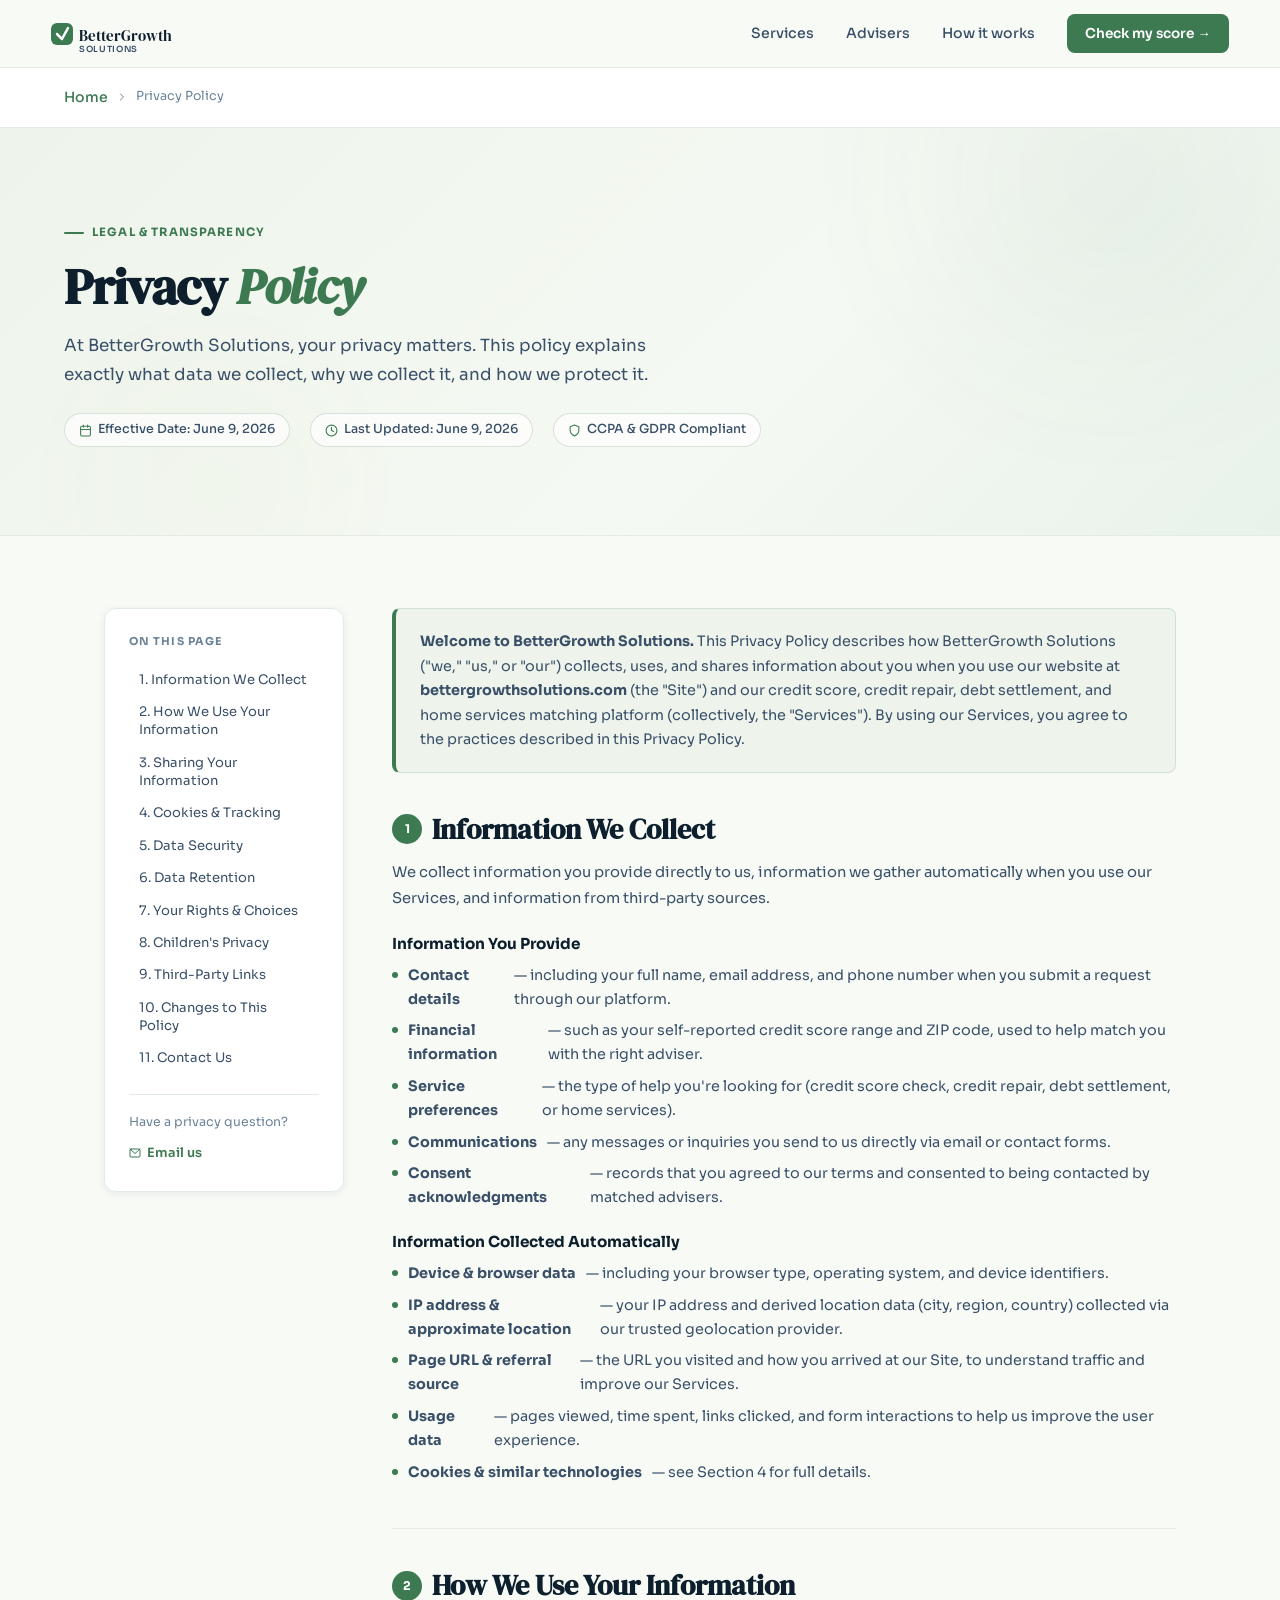
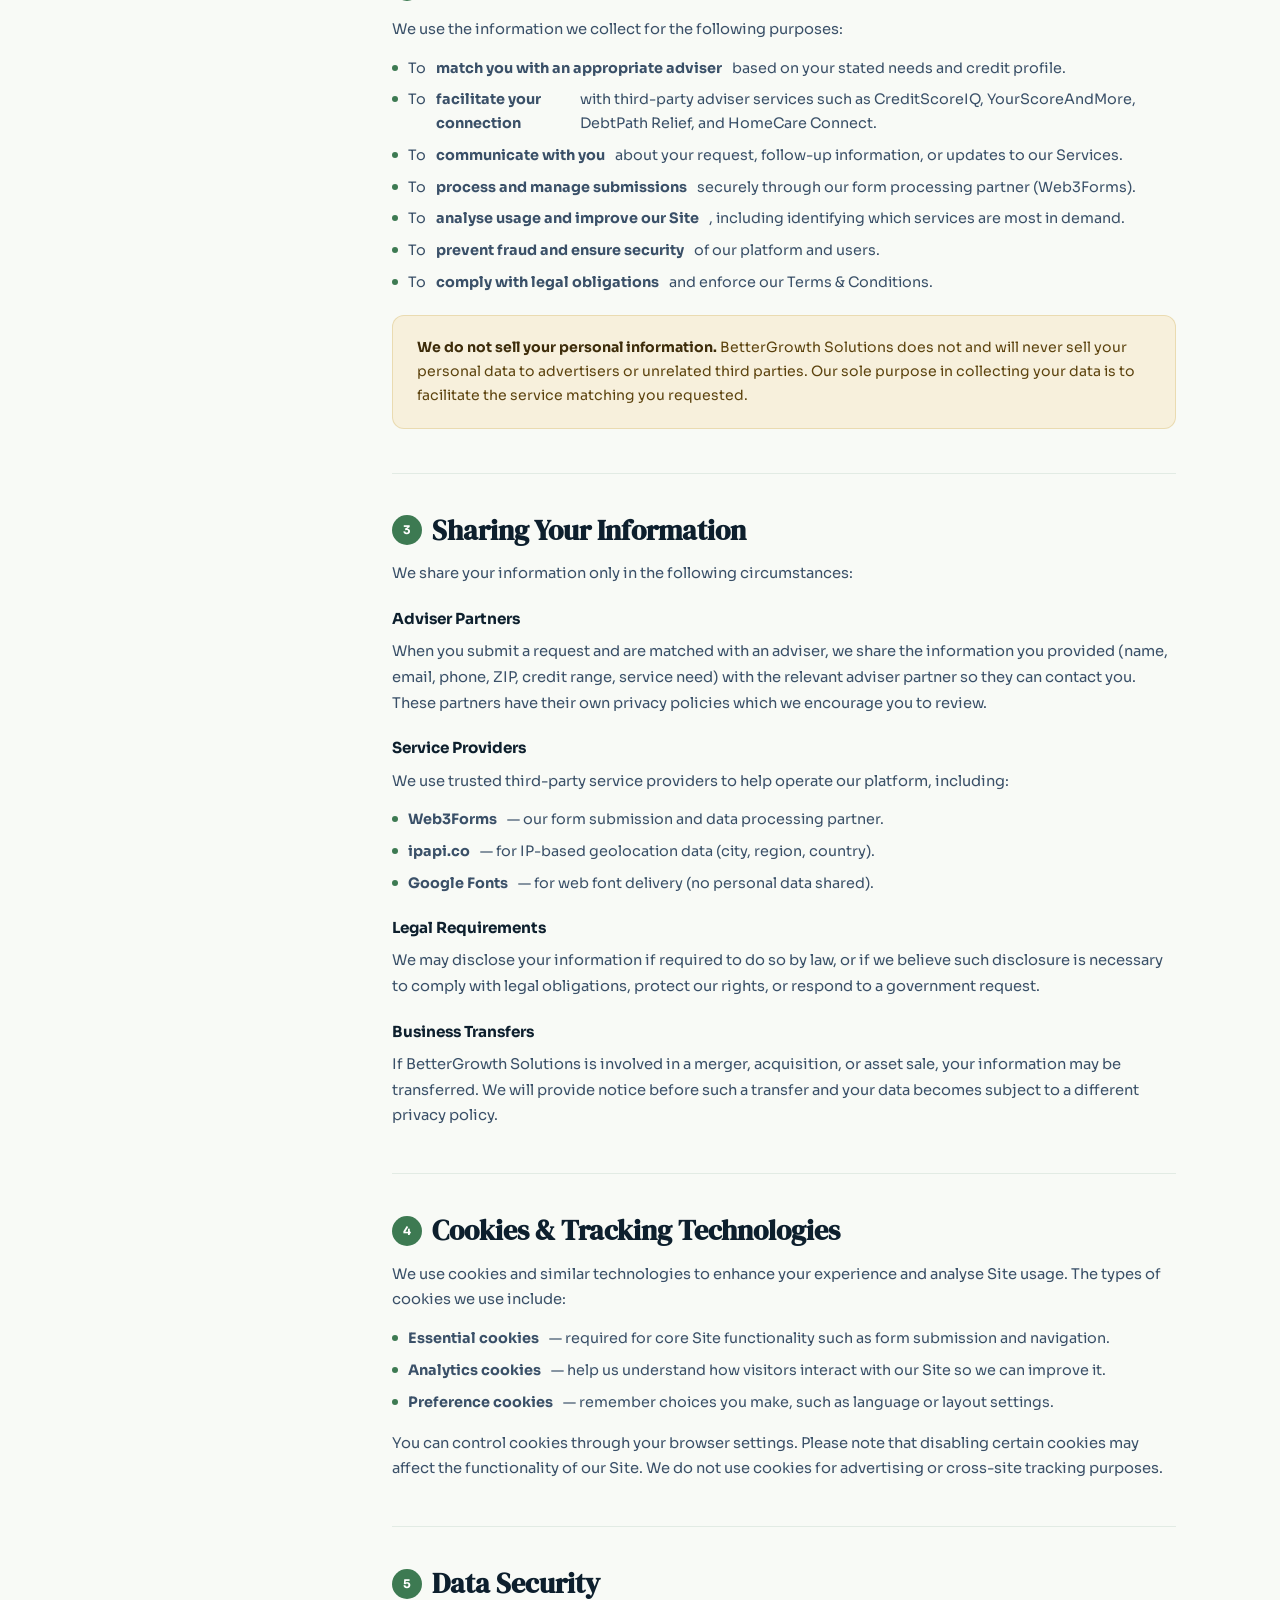
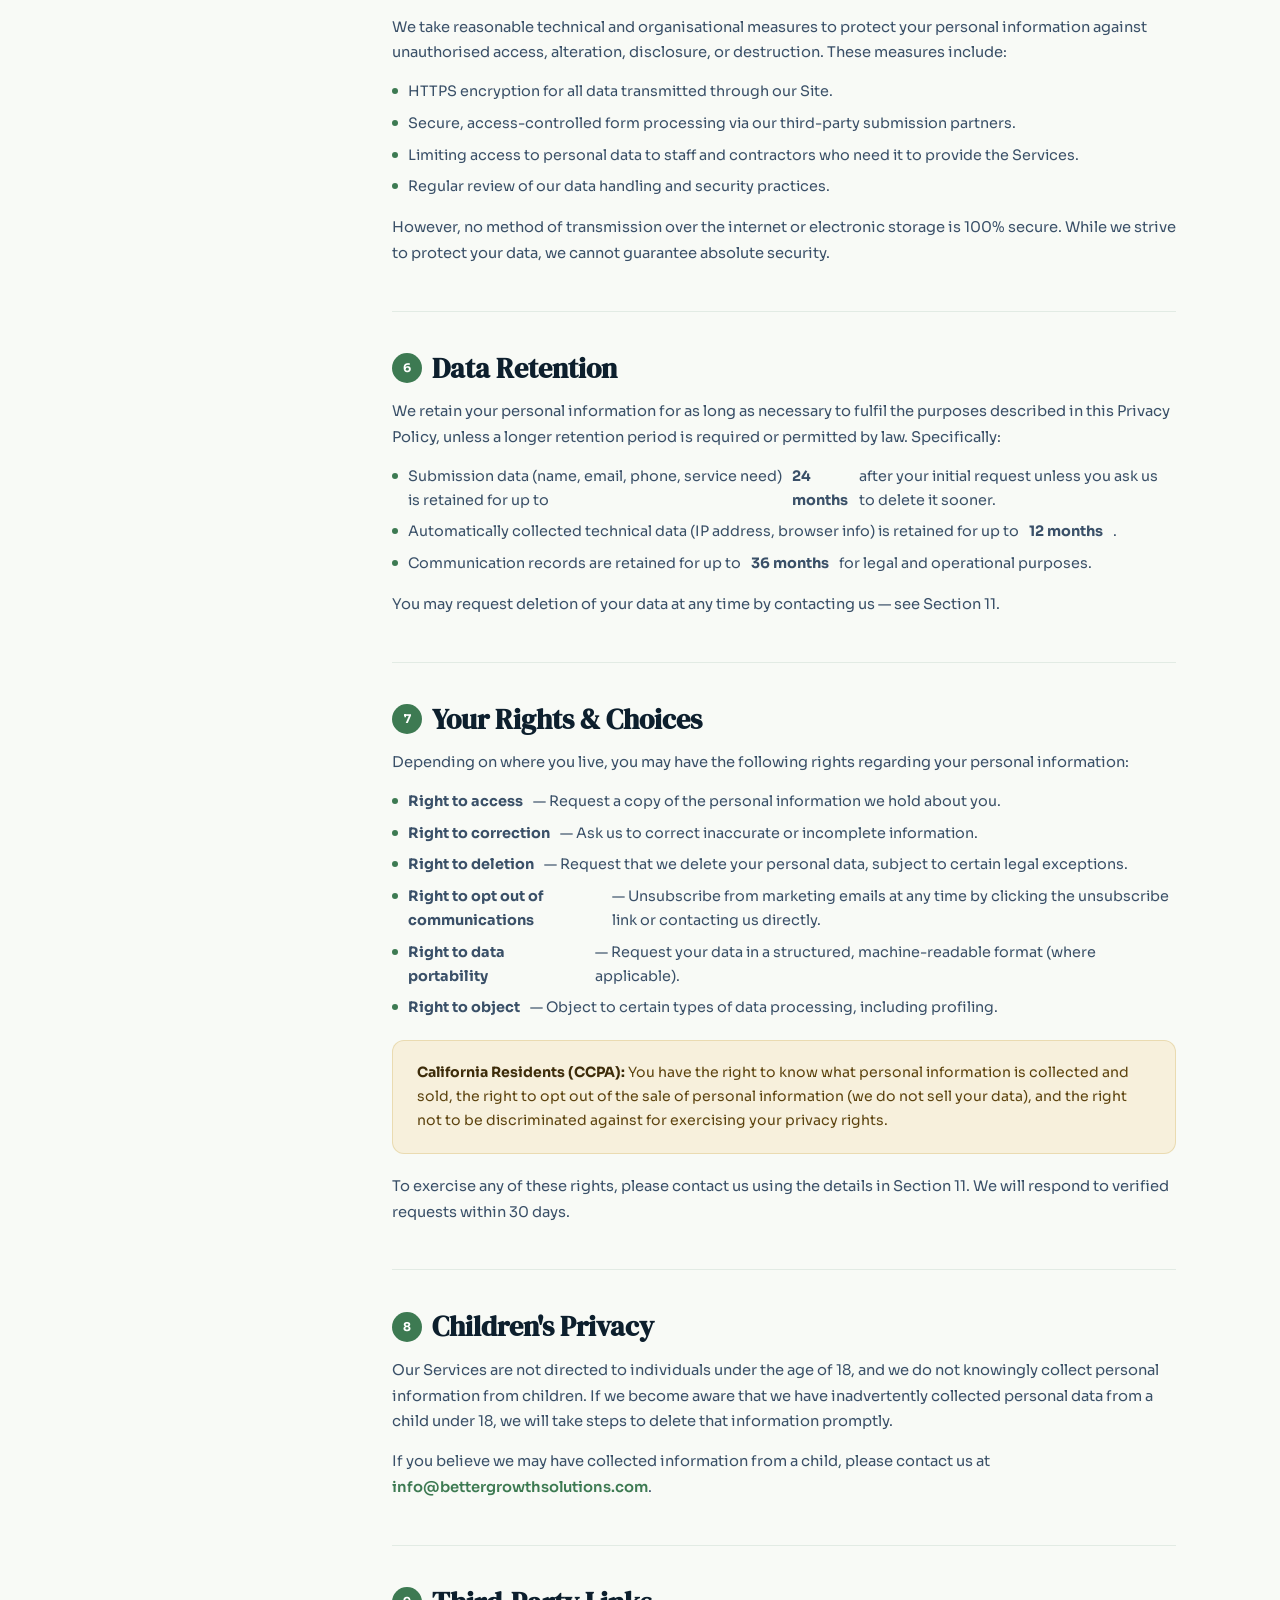
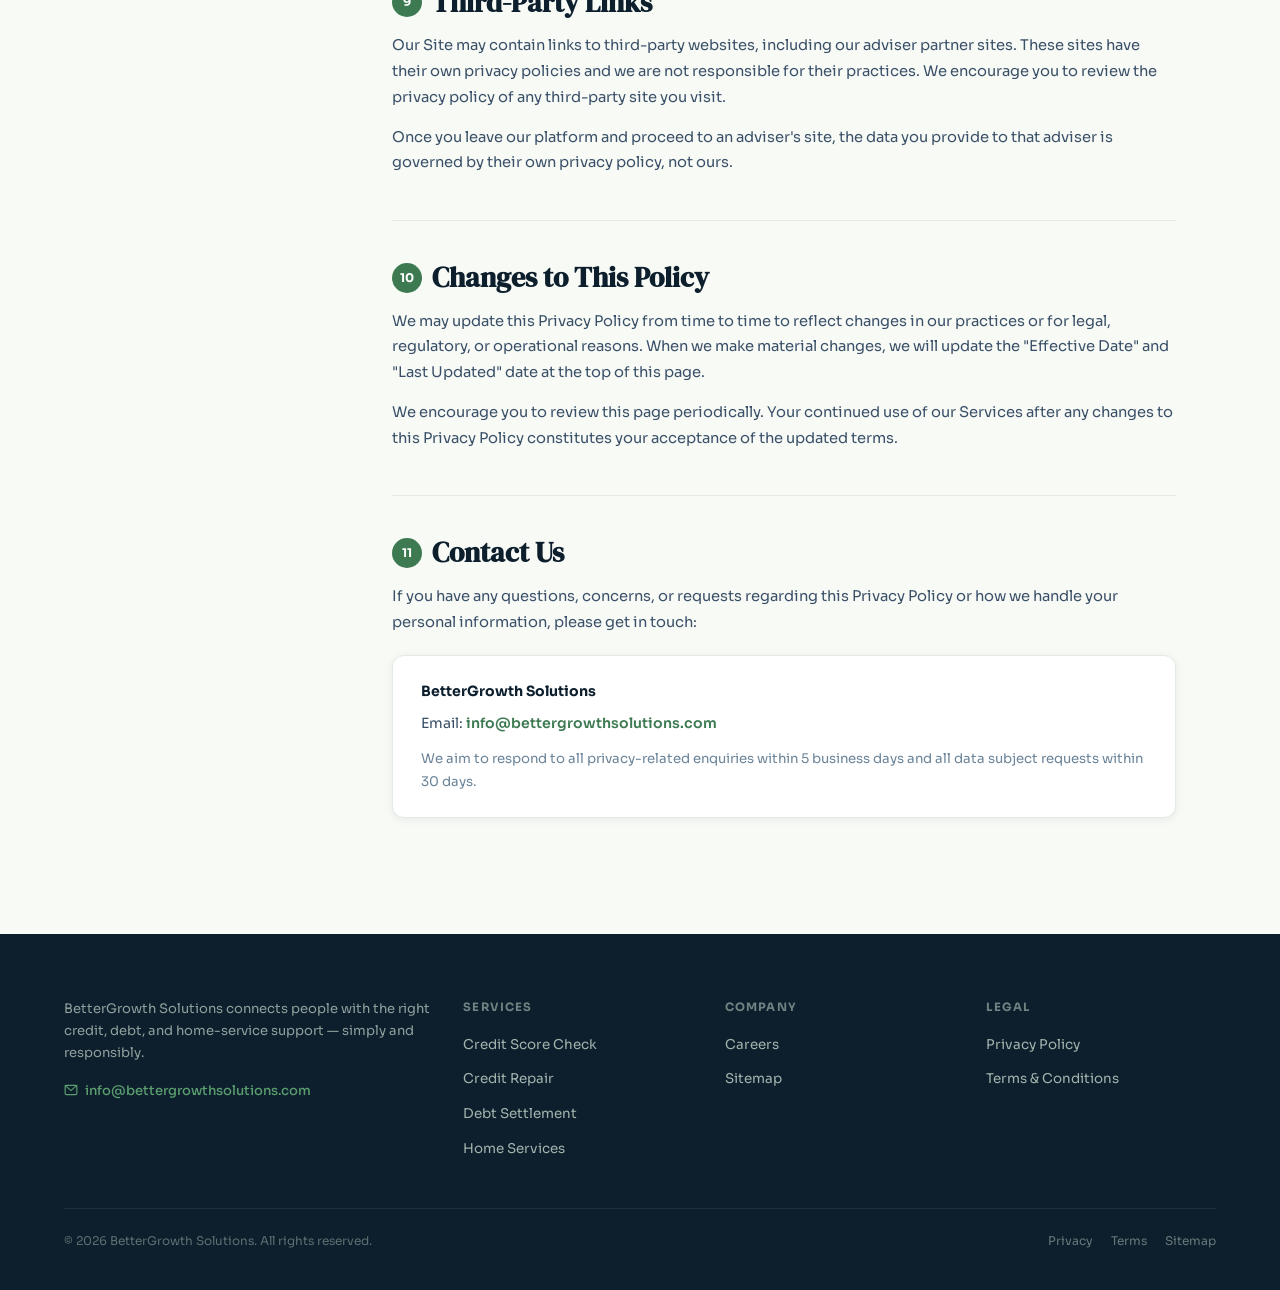
<file: privacy-policy.html>
<!DOCTYPE html>
<html lang="en">
<head>
  <meta charset="utf-8" />
  <meta name="viewport" content="width=device-width, initial-scale=1" />
  <title>Privacy Policy | BetterGrowth Solutions</title>
     <!-- Favicon -->
    <link rel="icon" href="bettergrowthsolutions.jpg" type="image/jpeg">
    <link rel="apple-touch-icon" href="bettergrowthsolutions.jpg">
    
  <meta name="description" content="Privacy Policy for BetterGrowth Solutions. Learn how we collect, use, and protect your personal information." />
  <link rel="preconnect" href="https://fonts.googleapis.com" />
  <link rel="preconnect" href="https://fonts.gstatic.com" crossorigin />
  <link href="https://fonts.googleapis.com/css2?family=Sora:wght@300;400;500;600;700;800&family=DM+Serif+Display:ital@0;1&display=swap" rel="stylesheet" />
  <style>
    :root {
      --ink: #0d1f2d;
      --ink-soft: #3a5068;
      --muted: #6b8499;
      --line: #e2ebe4;
      --paper: #f8faf6;
      --soft: #eef3ec;
      --sage: #d6e5d8;
      --teal: #3d7a52;
      --teal-light: #5a9e6f;
      --teal-dark: #0d2a1a;
      --navy: #0d1f2d;
      --gold: #c9a84c;
      --gold-soft: #f7f0dc;
      --white: #ffffff;
      --shadow-sm: 0 2px 8px rgba(13,31,45,0.07);
      --shadow: 0 16px 48px rgba(13,31,45,0.13);
      --shadow-lg: 0 28px 72px rgba(13,31,45,0.18);
      --radius: 12px;
      --radius-sm: 8px;
      --transition: all 0.22s cubic-bezier(0.4,0,0.2,1);
    }

    *, *::before, *::after { box-sizing: border-box; margin: 0; padding: 0; }
    html { scroll-behavior: smooth; font-size: 16px; }
    body {
      font-family: 'Sora', sans-serif;
      color: var(--ink);
      background: var(--paper);
      line-height: 1.6;
      overflow-x: hidden;
    }
    a { color: inherit; text-decoration: none; }
    img { max-width: 100%; display: block; }

    /* ── HEADER ── */
    .site-header {
      position: sticky;
      top: 0;
      z-index: 100;
      display: flex;
      align-items: center;
      justify-content: space-between;
      gap: 16px;
      padding: 0 clamp(16px, 4vw, 56px);
      height: 68px;
      background: rgba(248,250,246,0.96);
      border-bottom: 1px solid var(--line);
      backdrop-filter: blur(20px);
      -webkit-backdrop-filter: blur(20px);
    }

    .brand { display: flex; align-items: center; }
    .brand-logo { height: 48px; width: auto; object-fit: contain; }

    nav {
      display: flex;
      align-items: center;
      gap: clamp(12px, 2.5vw, 32px);
    }

    nav a {
      color: var(--ink-soft);
      font-size: 0.88rem;
      font-weight: 500;
      transition: var(--transition);
      padding: 4px 0;
      position: relative;
    }

    nav a::after {
      content: '';
      position: absolute;
      bottom: 0; left: 0;
      width: 0; height: 2px;
      background: var(--teal);
      border-radius: 2px;
      transition: width 0.2s ease;
    }

    nav a:hover { color: var(--teal); }
    nav a:hover::after { width: 100%; }

    .nav-action {
      background: var(--teal);
      color: white !important;
      border-radius: var(--radius-sm);
      padding: 9px 18px !important;
      font-size: 0.85rem !important;
      font-weight: 600 !important;
      transition: var(--transition);
      flex-shrink: 0;
    }
    .nav-action::after { display: none !important; }
    .nav-action:hover {
      background: var(--teal-light);
      transform: translateY(-1px);
      box-shadow: 0 4px 16px rgba(61,122,82,0.3);
    }

    .menu-toggle {
      display: none;
      background: none;
      border: 1px solid var(--line);
      border-radius: var(--radius-sm);
      width: 40px; height: 40px;
      cursor: pointer;
      flex-direction: column;
      align-items: center;
      justify-content: center;
      gap: 5px;
    }
    .menu-toggle span {
      display: block;
      width: 18px; height: 2px;
      background: var(--ink);
      border-radius: 2px;
      transition: var(--transition);
    }

    .mobile-nav {
      display: none;
      position: fixed;
      top: 68px; left: 0; right: 0;
      background: var(--white);
      border-bottom: 1px solid var(--line);
      padding: 16px clamp(16px, 4vw, 56px);
      flex-direction: column;
      gap: 4px;
      z-index: 99;
      box-shadow: var(--shadow);
    }
    .mobile-nav.open { display: flex; }
    .mobile-nav a {
      padding: 12px 14px;
      border-radius: var(--radius-sm);
      font-weight: 500;
      color: var(--ink-soft);
      transition: var(--transition);
    }
    .mobile-nav a:hover { background: var(--soft); color: var(--teal); }
    .mobile-nav .nav-action {
      background: var(--teal);
      color: white;
      padding: 13px 14px;
      text-align: center;
      border-radius: var(--radius-sm);
      margin-top: 6px;
      font-weight: 600;
    }

    /* ── PAGE HERO ── */
    .page-hero {
      background: linear-gradient(135deg, #eef4eb 0%, #f5f9f3 60%, #e8f2ea 100%);
      padding: clamp(48px, 7vw, 88px) clamp(16px, 5vw, 72px);
      position: relative;
      overflow: hidden;
      border-bottom: 1px solid var(--line);
    }

    .page-hero-orb {
      position: absolute;
      border-radius: 50%;
      filter: blur(80px);
      opacity: 0.4;
      pointer-events: none;
    }
    .page-hero-orb-1 {
      width: 500px; height: 500px;
      top: -200px; right: -80px;
      background: radial-gradient(circle, rgba(61,122,82,0.22), transparent 70%);
    }
    .page-hero-orb-2 {
      width: 300px; height: 300px;
      bottom: -100px; left: 5%;
      background: radial-gradient(circle, rgba(201,168,76,0.12), transparent 70%);
    }

    .page-hero-inner {
      position: relative;
      max-width: 760px;
    }

    .eyebrow {
      display: inline-flex;
      align-items: center;
      gap: 8px;
      font-size: 0.72rem;
      font-weight: 700;
      letter-spacing: 0.1em;
      text-transform: uppercase;
      color: var(--teal);
      margin-bottom: 16px;
    }
    .eyebrow::before {
      content: '';
      display: block;
      width: 20px; height: 2px;
      background: var(--teal);
      border-radius: 2px;
    }

    .page-hero h1 {
      font-family: 'DM Serif Display', serif;
      font-size: clamp(2rem, 4vw, 3.2rem);
      line-height: 1.1;
      letter-spacing: -0.02em;
      color: var(--ink);
      margin-bottom: 18px;
    }

    .page-hero h1 em {
      font-style: italic;
      color: var(--teal);
    }

    .page-hero-meta {
      display: flex;
      flex-wrap: wrap;
      gap: 8px 20px;
      align-items: center;
      margin-top: 24px;
    }

    .meta-pill {
      display: inline-flex;
      align-items: center;
      gap: 6px;
      border: 1px solid rgba(61,122,82,0.2);
      border-radius: 999px;
      padding: 6px 14px;
      background: rgba(255,255,255,0.7);
      color: var(--ink-soft);
      font-size: 0.78rem;
      font-weight: 500;
      backdrop-filter: blur(4px);
    }
    .meta-pill svg { color: var(--teal); flex-shrink: 0; }

    /* ── CONTENT LAYOUT ── */
    .content-wrapper {
      max-width: 1200px;
      margin: 0 auto;
      padding: clamp(40px, 6vw, 72px) clamp(16px, 5vw, 72px);
      display: grid;
      grid-template-columns: 240px 1fr;
      gap: 48px;
      align-items: start;
    }

    /* ── STICKY TOC ── */
    .toc {
      position: sticky;
      top: 88px;
      background: var(--white);
      border: 1px solid var(--line);
      border-radius: var(--radius);
      padding: 24px;
      box-shadow: var(--shadow-sm);
    }

    .toc-title {
      font-size: 0.68rem;
      font-weight: 700;
      letter-spacing: 0.1em;
      text-transform: uppercase;
      color: var(--muted);
      margin-bottom: 14px;
    }

    .toc ul {
      list-style: none;
      display: flex;
      flex-direction: column;
      gap: 2px;
    }

    .toc ul li a {
      display: block;
      font-size: 0.82rem;
      color: var(--ink-soft);
      padding: 6px 10px;
      border-radius: var(--radius-sm);
      transition: var(--transition);
      line-height: 1.4;
    }

    .toc ul li a:hover {
      background: var(--soft);
      color: var(--teal);
      padding-left: 14px;
    }

    .toc-cta {
      margin-top: 20px;
      padding-top: 18px;
      border-top: 1px solid var(--line);
    }

    .toc-cta p {
      font-size: 0.78rem;
      color: var(--muted);
      margin-bottom: 10px;
      line-height: 1.5;
    }

    .toc-cta a {
      display: inline-flex;
      align-items: center;
      gap: 6px;
      font-size: 0.8rem;
      font-weight: 600;
      color: var(--teal);
      transition: var(--transition);
    }
    .toc-cta a:hover { color: var(--teal-light); }

    /* ── POLICY CONTENT ── */
    .policy-content { min-width: 0; }

    .policy-intro {
      background: var(--soft);
      border: 1px solid rgba(61,122,82,0.15);
      border-left: 4px solid var(--teal);
      border-radius: var(--radius-sm);
      padding: 20px 24px;
      margin-bottom: 40px;
      font-size: 0.9rem;
      color: var(--ink-soft);
      line-height: 1.7;
    }

    .policy-section {
      margin-bottom: 44px;
      scroll-margin-top: 88px;
    }

    .policy-section h2 {
      font-family: 'DM Serif Display', serif;
      font-size: clamp(1.3rem, 2.5vw, 1.75rem);
      color: var(--ink);
      margin-bottom: 14px;
      line-height: 1.2;
      display: flex;
      align-items: center;
      gap: 10px;
    }

    .section-num {
      display: inline-flex;
      align-items: center;
      justify-content: center;
      width: 30px; height: 30px;
      min-width: 30px;
      background: var(--teal);
      color: white;
      font-family: 'Sora', sans-serif;
      font-size: 0.75rem;
      font-weight: 700;
      border-radius: 50%;
      flex-shrink: 0;
    }

    .policy-section p {
      color: var(--ink-soft);
      font-size: 0.92rem;
      line-height: 1.75;
      margin-bottom: 14px;
    }

    .policy-section p:last-child { margin-bottom: 0; }

    .policy-section h3 {
      font-size: 0.95rem;
      font-weight: 700;
      color: var(--ink);
      margin: 20px 0 8px;
    }

    .policy-list {
      list-style: none;
      display: flex;
      flex-direction: column;
      gap: 8px;
      margin-bottom: 16px;
    }

    .policy-list li {
      display: flex;
      align-items: flex-start;
      gap: 10px;
      font-size: 0.9rem;
      color: var(--ink-soft);
      line-height: 1.65;
    }

    .policy-list li::before {
      content: '';
      display: block;
      width: 6px; height: 6px;
      min-width: 6px;
      background: var(--teal);
      border-radius: 50%;
      margin-top: 8px;
    }

    .policy-divider {
      height: 1px;
      background: var(--line);
      margin: 40px 0;
    }

    .highlight-box {
      background: var(--gold-soft);
      border: 1px solid rgba(201,168,76,0.3);
      border-radius: var(--radius);
      padding: 20px 24px;
      margin: 20px 0;
    }

    .highlight-box p {
      color: #5c430e;
      font-size: 0.88rem;
      line-height: 1.7;
      margin-bottom: 0 !important;
    }

    .highlight-box strong { color: #3d2c0a; }

    .contact-card {
      background: var(--white);
      border: 1px solid var(--line);
      border-radius: var(--radius);
      padding: 24px 28px;
      box-shadow: var(--shadow-sm);
      margin-top: 20px;
    }

    .contact-card p {
      font-size: 0.88rem;
      color: var(--ink-soft);
      line-height: 1.7;
      margin-bottom: 8px;
    }

    .contact-card a {
      color: var(--teal);
      font-weight: 600;
      transition: var(--transition);
    }
    .contact-card a:hover { color: var(--teal-light); }

    /* ── FOOTER ── */
    .site-footer {
      background: var(--navy);
      color: rgba(214,229,216,0.75);
      padding: clamp(40px, 6vw, 64px) clamp(16px, 5vw, 72px) clamp(28px, 4vw, 40px);
    }

    .footer-grid {
      display: grid;
      grid-template-columns: 1.6fr 1fr 1fr 1fr;
      gap: 40px 32px;
      margin-bottom: 48px;
    }

    .footer-brand-col {}

    .footer-tagline {
      font-size: 0.82rem;
      line-height: 1.65;
      margin-bottom: 16px;
      color: rgba(214,229,216,0.65);
    }

    .footer-email a {
      display: inline-flex;
      align-items: center;
      gap: 7px;
      font-size: 0.82rem;
      font-weight: 500;
      color: var(--teal-light);
      text-decoration: none;
      transition: var(--transition);
    }
    .footer-email a:hover { color: #8fd4aa; }

    .footer-col h4 {
      font-size: 0.72rem;
      font-weight: 700;
      letter-spacing: 0.1em;
      text-transform: uppercase;
      color: rgba(214,229,216,0.5);
      margin-bottom: 14px;
    }

    .footer-col ul {
      list-style: none;
      display: flex;
      flex-direction: column;
      gap: 9px;
    }

    .footer-col ul li a {
      font-size: 0.84rem;
      color: rgba(214,229,216,0.75);
      text-decoration: none;
      transition: var(--transition);
    }
    .footer-col ul li a:hover { color: #fff; padding-left: 3px; }

    .footer-bottom {
      border-top: 1px solid rgba(255,255,255,0.08);
      padding-top: 22px;
      display: flex;
      align-items: center;
      justify-content: space-between;
      flex-wrap: wrap;
      gap: 10px;
    }

    .footer-bottom p { font-size: 0.75rem; color: rgba(214,229,216,0.4); }

    .footer-legal-links { display: flex; gap: 18px; }
    .footer-legal-links a {
      font-size: 0.75rem;
      color: rgba(214,229,216,0.45);
      text-decoration: none;
      transition: var(--transition);
    }
    .footer-legal-links a:hover { color: rgba(214,229,216,0.85); }

    /* ── BREADCRUMB ── */
    .breadcrumb {
      display: flex;
      align-items: center;
      gap: 8px;
      padding: 14px clamp(16px, 5vw, 72px);
      background: var(--white);
      border-bottom: 1px solid var(--line);
      font-size: 0.78rem;
      color: var(--muted);
    }

    .breadcrumb a { color: var(--teal); font-weight: 500; }
    .breadcrumb a:hover { text-decoration: underline; }
    .breadcrumb span { color: var(--muted); }

    /* ── RESPONSIVE ── */
    @media (max-width: 900px) {
      .content-wrapper {
        grid-template-columns: 1fr;
      }
      .toc { position: static; }
    }

    @media (max-width: 860px) {
      nav { display: none; }
      .menu-toggle { display: flex; }
      .nav-action { display: none; }
    }

    @media (max-width: 768px) {
      .footer-grid { grid-template-columns: 1fr 1fr; }
    }

    @media (max-width: 480px) {
      .footer-grid { grid-template-columns: 1fr; }
      .footer-bottom { flex-direction: column; align-items: flex-start; }
    }

    /* scroll animations */
    @keyframes fadeUp {
      from { opacity: 0; transform: translateY(20px); }
      to   { opacity: 1; transform: translateY(0); }
    }
    .animate-in { animation: fadeUp 0.5s cubic-bezier(0.4,0,0.2,1) both; }
  </style>
</head>
<body>

  <!-- HEADER -->
  <header class="site-header">
    <a class="brand" href="index.html" aria-label="BetterGrowth Solutions home">
      <!-- Inline logo SVG fallback — same brand mark style -->
      <svg height="38" viewBox="0 0 180 38" fill="none" xmlns="http://www.w3.org/2000/svg" aria-label="BetterGrowth Solutions">
        <rect x="0" y="8" width="22" height="22" rx="6" fill="#3d7a52"/>
        <path d="M6 19 L11 24 L17 13" stroke="white" stroke-width="2.5" stroke-linecap="round" stroke-linejoin="round"/>
        <text x="28" y="26" font-family="'DM Serif Display', serif" font-size="15" fill="#0d1f2d" font-weight="400">BetterGrowth</text>
        <text x="28" y="37" font-family="'Sora', sans-serif" font-size="8.5" fill="#3a5068" font-weight="600" letter-spacing="0.08em">SOLUTIONS</text>
      </svg>
    </a>
    <nav aria-label="Main navigation">
      <a href="index.html#services">Services</a>
      <a href="index.html#advisers">Advisers</a>
      <a href="index.html#support">How it works</a>
      <a class="nav-action" href="index.html#credit-check">Check my score →</a>
    </nav>
    <button class="menu-toggle" aria-label="Toggle menu" id="menuToggle">
      <span></span><span></span><span></span>
    </button>
  </header>

  <nav class="mobile-nav" id="mobileNav" aria-label="Mobile navigation">
    <a href="index.html#services">Services</a>
    <a href="index.html#advisers">Advisers</a>
    <a href="index.html#support">How it works</a>
    <a class="nav-action" href="index.html#credit-check">Check my score →</a>
  </nav>

  <!-- BREADCRUMB -->
  <nav class="breadcrumb" aria-label="Breadcrumb">
    <a href="index.html">Home</a>
    <svg width="12" height="12" viewBox="0 0 24 24" fill="none" stroke="currentColor" stroke-width="2" stroke-linecap="round" stroke-linejoin="round"><polyline points="9 18 15 12 9 6"/></svg>
    <span>Privacy Policy</span>
  </nav>

  <main>

    <!-- PAGE HERO -->
    <section class="page-hero">
      <div class="page-hero-orb page-hero-orb-1" aria-hidden="true"></div>
      <div class="page-hero-orb page-hero-orb-2" aria-hidden="true"></div>
      <div class="page-hero-inner animate-in">
        <p class="eyebrow">Legal &amp; Transparency</p>
        <h1>Privacy <em>Policy</em></h1>
        <p style="color:var(--ink-soft);font-size:clamp(0.92rem,1.4vw,1.05rem);line-height:1.7;max-width:600px;margin-top:14px;">
          At BetterGrowth Solutions, your privacy matters. This policy explains exactly what data we collect, why we collect it, and how we protect it.
        </p>
        <div class="page-hero-meta">
          <span class="meta-pill">
            <svg width="13" height="13" viewBox="0 0 24 24" fill="none" stroke="currentColor" stroke-width="2" stroke-linecap="round" stroke-linejoin="round"><rect x="3" y="4" width="18" height="18" rx="2"/><line x1="16" y1="2" x2="16" y2="6"/><line x1="8" y1="2" x2="8" y2="6"/><line x1="3" y1="10" x2="21" y2="10"/></svg>
            Effective Date: June 9, 2026
          </span>
          <span class="meta-pill">
            <svg width="13" height="13" viewBox="0 0 24 24" fill="none" stroke="currentColor" stroke-width="2" stroke-linecap="round" stroke-linejoin="round"><circle cx="12" cy="12" r="10"/><polyline points="12 6 12 12 16 14"/></svg>
            Last Updated: June 9, 2026
          </span>
          <span class="meta-pill">
            <svg width="13" height="13" viewBox="0 0 24 24" fill="none" stroke="currentColor" stroke-width="2" stroke-linecap="round" stroke-linejoin="round"><path d="M12 22s8-4 8-10V5l-8-3-8 3v7c0 6 8 10 8 10z"/></svg>
            CCPA &amp; GDPR Compliant
          </span>
        </div>
      </div>
    </section>

    <!-- CONTENT -->
    <div class="content-wrapper">

      <!-- TABLE OF CONTENTS -->
      <aside class="toc" aria-label="Table of contents">
        <p class="toc-title">On this page</p>
        <ul>
          <li><a href="#information-we-collect">1. Information We Collect</a></li>
          <li><a href="#how-we-use">2. How We Use Your Information</a></li>
          <li><a href="#sharing">3. Sharing Your Information</a></li>
          <li><a href="#cookies">4. Cookies &amp; Tracking</a></li>
          <li><a href="#data-security">5. Data Security</a></li>
          <li><a href="#retention">6. Data Retention</a></li>
          <li><a href="#your-rights">7. Your Rights &amp; Choices</a></li>
          <li><a href="#children">8. Children's Privacy</a></li>
          <li><a href="#third-party">9. Third-Party Links</a></li>
          <li><a href="#changes">10. Changes to This Policy</a></li>
          <li><a href="#contact">11. Contact Us</a></li>
        </ul>
        <div class="toc-cta">
          <p>Have a privacy question?</p>
          <a href="mailto:info@bettergrowthsolutions.com">
            <svg width="12" height="12" viewBox="0 0 24 24" fill="none" stroke="currentColor" stroke-width="2" stroke-linecap="round" stroke-linejoin="round"><rect x="2" y="4" width="20" height="16" rx="2"/><polyline points="2,4 12,13 22,4"/></svg>
            Email us
          </a>
        </div>
      </aside>

      <!-- POLICY TEXT -->
      <article class="policy-content">

        <div class="policy-intro">
          <strong>Welcome to BetterGrowth Solutions.</strong> This Privacy Policy describes how BetterGrowth Solutions ("we," "us," or "our") collects, uses, and shares information about you when you use our website at <strong>bettergrowthsolutions.com</strong> (the "Site") and our credit score, credit repair, debt settlement, and home services matching platform (collectively, the "Services"). By using our Services, you agree to the practices described in this Privacy Policy.
        </div>

        <!-- SECTION 1 -->
        <section class="policy-section" id="information-we-collect">
          <h2><span class="section-num">1</span> Information We Collect</h2>
          <p>We collect information you provide directly to us, information we gather automatically when you use our Services, and information from third-party sources.</p>

          <h3>Information You Provide</h3>
          <ul class="policy-list">
            <li><strong>Contact details</strong> — including your full name, email address, and phone number when you submit a request through our platform.</li>
            <li><strong>Financial information</strong> — such as your self-reported credit score range and ZIP code, used to help match you with the right adviser.</li>
            <li><strong>Service preferences</strong> — the type of help you're looking for (credit score check, credit repair, debt settlement, or home services).</li>
            <li><strong>Communications</strong> — any messages or inquiries you send to us directly via email or contact forms.</li>
            <li><strong>Consent acknowledgments</strong> — records that you agreed to our terms and consented to being contacted by matched advisers.</li>
          </ul>

          <h3>Information Collected Automatically</h3>
          <ul class="policy-list">
            <li><strong>Device &amp; browser data</strong> — including your browser type, operating system, and device identifiers.</li>
            <li><strong>IP address &amp; approximate location</strong> — your IP address and derived location data (city, region, country) collected via our trusted geolocation provider.</li>
            <li><strong>Page URL &amp; referral source</strong> — the URL you visited and how you arrived at our Site, to understand traffic and improve our Services.</li>
            <li><strong>Usage data</strong> — pages viewed, time spent, links clicked, and form interactions to help us improve the user experience.</li>
            <li><strong>Cookies &amp; similar technologies</strong> — see Section 4 for full details.</li>
          </ul>
        </section>

        <div class="policy-divider"></div>

        <!-- SECTION 2 -->
        <section class="policy-section" id="how-we-use">
          <h2><span class="section-num">2</span> How We Use Your Information</h2>
          <p>We use the information we collect for the following purposes:</p>
          <ul class="policy-list">
            <li>To <strong>match you with an appropriate adviser</strong> based on your stated needs and credit profile.</li>
            <li>To <strong>facilitate your connection</strong> with third-party adviser services such as CreditScoreIQ, YourScoreAndMore, DebtPath Relief, and HomeCare Connect.</li>
            <li>To <strong>communicate with you</strong> about your request, follow-up information, or updates to our Services.</li>
            <li>To <strong>process and manage submissions</strong> securely through our form processing partner (Web3Forms).</li>
            <li>To <strong>analyse usage and improve our Site</strong>, including identifying which services are most in demand.</li>
            <li>To <strong>prevent fraud and ensure security</strong> of our platform and users.</li>
            <li>To <strong>comply with legal obligations</strong> and enforce our Terms &amp; Conditions.</li>
          </ul>
          <div class="highlight-box">
            <p><strong>We do not sell your personal information.</strong> BetterGrowth Solutions does not and will never sell your personal data to advertisers or unrelated third parties. Our sole purpose in collecting your data is to facilitate the service matching you requested.</p>
          </div>
        </section>

        <div class="policy-divider"></div>

        <!-- SECTION 3 -->
        <section class="policy-section" id="sharing">
          <h2><span class="section-num">3</span> Sharing Your Information</h2>
          <p>We share your information only in the following circumstances:</p>

          <h3>Adviser Partners</h3>
          <p>When you submit a request and are matched with an adviser, we share the information you provided (name, email, phone, ZIP, credit range, service need) with the relevant adviser partner so they can contact you. These partners have their own privacy policies which we encourage you to review.</p>

          <h3>Service Providers</h3>
          <p>We use trusted third-party service providers to help operate our platform, including:</p>
          <ul class="policy-list">
            <li><strong>Web3Forms</strong> — our form submission and data processing partner.</li>
            <li><strong>ipapi.co</strong> — for IP-based geolocation data (city, region, country).</li>
            <li><strong>Google Fonts</strong> — for web font delivery (no personal data shared).</li>
          </ul>

          <h3>Legal Requirements</h3>
          <p>We may disclose your information if required to do so by law, or if we believe such disclosure is necessary to comply with legal obligations, protect our rights, or respond to a government request.</p>

          <h3>Business Transfers</h3>
          <p>If BetterGrowth Solutions is involved in a merger, acquisition, or asset sale, your information may be transferred. We will provide notice before such a transfer and your data becomes subject to a different privacy policy.</p>
        </section>

        <div class="policy-divider"></div>

        <!-- SECTION 4 -->
        <section class="policy-section" id="cookies">
          <h2><span class="section-num">4</span> Cookies &amp; Tracking Technologies</h2>
          <p>We use cookies and similar technologies to enhance your experience and analyse Site usage. The types of cookies we use include:</p>
          <ul class="policy-list">
            <li><strong>Essential cookies</strong> — required for core Site functionality such as form submission and navigation.</li>
            <li><strong>Analytics cookies</strong> — help us understand how visitors interact with our Site so we can improve it.</li>
            <li><strong>Preference cookies</strong> — remember choices you make, such as language or layout settings.</li>
          </ul>
          <p>You can control cookies through your browser settings. Please note that disabling certain cookies may affect the functionality of our Site. We do not use cookies for advertising or cross-site tracking purposes.</p>
        </section>

        <div class="policy-divider"></div>

        <!-- SECTION 5 -->
        <section class="policy-section" id="data-security">
          <h2><span class="section-num">5</span> Data Security</h2>
          <p>We take reasonable technical and organisational measures to protect your personal information against unauthorised access, alteration, disclosure, or destruction. These measures include:</p>
          <ul class="policy-list">
            <li>HTTPS encryption for all data transmitted through our Site.</li>
            <li>Secure, access-controlled form processing via our third-party submission partners.</li>
            <li>Limiting access to personal data to staff and contractors who need it to provide the Services.</li>
            <li>Regular review of our data handling and security practices.</li>
          </ul>
          <p>However, no method of transmission over the internet or electronic storage is 100% secure. While we strive to protect your data, we cannot guarantee absolute security.</p>
        </section>

        <div class="policy-divider"></div>

        <!-- SECTION 6 -->
        <section class="policy-section" id="retention">
          <h2><span class="section-num">6</span> Data Retention</h2>
          <p>We retain your personal information for as long as necessary to fulfil the purposes described in this Privacy Policy, unless a longer retention period is required or permitted by law. Specifically:</p>
          <ul class="policy-list">
            <li>Submission data (name, email, phone, service need) is retained for up to <strong>24 months</strong> after your initial request unless you ask us to delete it sooner.</li>
            <li>Automatically collected technical data (IP address, browser info) is retained for up to <strong>12 months</strong>.</li>
            <li>Communication records are retained for up to <strong>36 months</strong> for legal and operational purposes.</li>
          </ul>
          <p>You may request deletion of your data at any time by contacting us — see Section 11.</p>
        </section>

        <div class="policy-divider"></div>

        <!-- SECTION 7 -->
        <section class="policy-section" id="your-rights">
          <h2><span class="section-num">7</span> Your Rights &amp; Choices</h2>
          <p>Depending on where you live, you may have the following rights regarding your personal information:</p>
          <ul class="policy-list">
            <li><strong>Right to access</strong> — Request a copy of the personal information we hold about you.</li>
            <li><strong>Right to correction</strong> — Ask us to correct inaccurate or incomplete information.</li>
            <li><strong>Right to deletion</strong> — Request that we delete your personal data, subject to certain legal exceptions.</li>
            <li><strong>Right to opt out of communications</strong> — Unsubscribe from marketing emails at any time by clicking the unsubscribe link or contacting us directly.</li>
            <li><strong>Right to data portability</strong> — Request your data in a structured, machine-readable format (where applicable).</li>
            <li><strong>Right to object</strong> — Object to certain types of data processing, including profiling.</li>
          </ul>
          <div class="highlight-box">
            <p><strong>California Residents (CCPA):</strong> You have the right to know what personal information is collected and sold, the right to opt out of the sale of personal information (we do not sell your data), and the right not to be discriminated against for exercising your privacy rights.</p>
          </div>
          <p>To exercise any of these rights, please contact us using the details in Section 11. We will respond to verified requests within 30 days.</p>
        </section>

        <div class="policy-divider"></div>

        <!-- SECTION 8 -->
        <section class="policy-section" id="children">
          <h2><span class="section-num">8</span> Children's Privacy</h2>
          <p>Our Services are not directed to individuals under the age of 18, and we do not knowingly collect personal information from children. If we become aware that we have inadvertently collected personal data from a child under 18, we will take steps to delete that information promptly.</p>
          <p>If you believe we may have collected information from a child, please contact us at <a href="mailto:info@bettergrowthsolutions.com" style="color:var(--teal);font-weight:600;">info@bettergrowthsolutions.com</a>.</p>
        </section>

        <div class="policy-divider"></div>

        <!-- SECTION 9 -->
        <section class="policy-section" id="third-party">
          <h2><span class="section-num">9</span> Third-Party Links</h2>
          <p>Our Site may contain links to third-party websites, including our adviser partner sites. These sites have their own privacy policies and we are not responsible for their practices. We encourage you to review the privacy policy of any third-party site you visit.</p>
          <p>Once you leave our platform and proceed to an adviser's site, the data you provide to that adviser is governed by their own privacy policy, not ours.</p>
        </section>

        <div class="policy-divider"></div>

        <!-- SECTION 10 -->
        <section class="policy-section" id="changes">
          <h2><span class="section-num">10</span> Changes to This Policy</h2>
          <p>We may update this Privacy Policy from time to time to reflect changes in our practices or for legal, regulatory, or operational reasons. When we make material changes, we will update the "Effective Date" and "Last Updated" date at the top of this page.</p>
          <p>We encourage you to review this page periodically. Your continued use of our Services after any changes to this Privacy Policy constitutes your acceptance of the updated terms.</p>
        </section>

        <div class="policy-divider"></div>

        <!-- SECTION 11 -->
        <section class="policy-section" id="contact">
          <h2><span class="section-num">11</span> Contact Us</h2>
          <p>If you have any questions, concerns, or requests regarding this Privacy Policy or how we handle your personal information, please get in touch:</p>
          <div class="contact-card">
            <p><strong style="color:var(--ink);">BetterGrowth Solutions</strong></p>
            <p>Email: <a href="mailto:info@bettergrowthsolutions.com">info@bettergrowthsolutions.com</a></p>
            <p style="margin-top:12px;font-size:0.83rem;color:var(--muted);">We aim to respond to all privacy-related enquiries within 5 business days and all data subject requests within 30 days.</p>
          </div>
        </section>

      </article>
    </div>

  </main>

  <!-- FOOTER -->
  <footer class="site-footer" aria-label="Site footer">
    <div class="footer-grid">

      <div class="footer-brand-col">
        <p class="footer-tagline">BetterGrowth Solutions connects people with the right credit, debt, and home-service support — simply and responsibly.</p>
        <div class="footer-email">
          <a href="mailto:info@bettergrowthsolutions.com">
            <svg width="14" height="14" viewBox="0 0 24 24" fill="none" stroke="currentColor" stroke-width="2" stroke-linecap="round" stroke-linejoin="round"><rect x="2" y="4" width="20" height="16" rx="2"/><polyline points="2,4 12,13 22,4"/></svg>
            info@bettergrowthsolutions.com
          </a>
        </div>
      </div>

      <div class="footer-col">
        <h4>Services</h4>
        <ul>
          <li><a href="index.html#services">Credit Score Check</a></li>
          <li><a href="index.html#services">Credit Repair</a></li>
          <li><a href="index.html#services">Debt Settlement</a></li>
          <li><a href="index.html#services">Home Services</a></li>
        </ul>
      </div>

      <div class="footer-col">
        <h4>Company</h4>
        <ul>
          <li><a href="careers.html">Careers</a></li>
          <li><a href="sitemap.html">Sitemap</a></li>
        </ul>
      </div>

      <div class="footer-col">
        <h4>Legal</h4>
        <ul>
          <li><a href="privacypolicy.html">Privacy Policy</a></li>
          <li><a href="terms&conditions.html">Terms &amp; Conditions</a></li>
        </ul>
      </div>

    </div>

    <div class="footer-bottom">
      <p>&copy; 2026 BetterGrowth Solutions. All rights reserved.</p>
      <div class="footer-legal-links">
        <a href="privacypolicy.html">Privacy</a>
        <a href="terms&conditions.html">Terms</a>
        <a href="sitemap.html">Sitemap</a>
      </div>
    </div>
  </footer>

  <script>
    const menuToggle = document.getElementById('menuToggle');
    const mobileNav  = document.getElementById('mobileNav');

    menuToggle.addEventListener('click', () => {
      const isOpen = mobileNav.classList.toggle('open');
      menuToggle.setAttribute('aria-expanded', isOpen);
    });

    mobileNav.querySelectorAll('a').forEach(link => {
      link.addEventListener('click', () => mobileNav.classList.remove('open'));
    });
  </script>
  <script>
(function(){if(!window.chatbase||window.chatbase("getState")!=="initialized"){window.chatbase=(...arguments)=>{if(!window.chatbase.q){window.chatbase.q=[]}window.chatbase.q.push(arguments)};window.chatbase=new Proxy(window.chatbase,{get(target,prop){if(prop==="q"){return target.q}return(...args)=>target(prop,...args)}})}const onLoad=function(){const script=document.createElement("script");script.src="https://www.chatbase.co/embed.min.js";script.id="jfzkMioBFuOj4-ye2dHm9";script.domain="www.chatbase.co";document.body.appendChild(script)};if(document.readyState==="complete"){onLoad()}else{window.addEventListener("load",onLoad)}})();
</script>
</body>
</html>
</file>
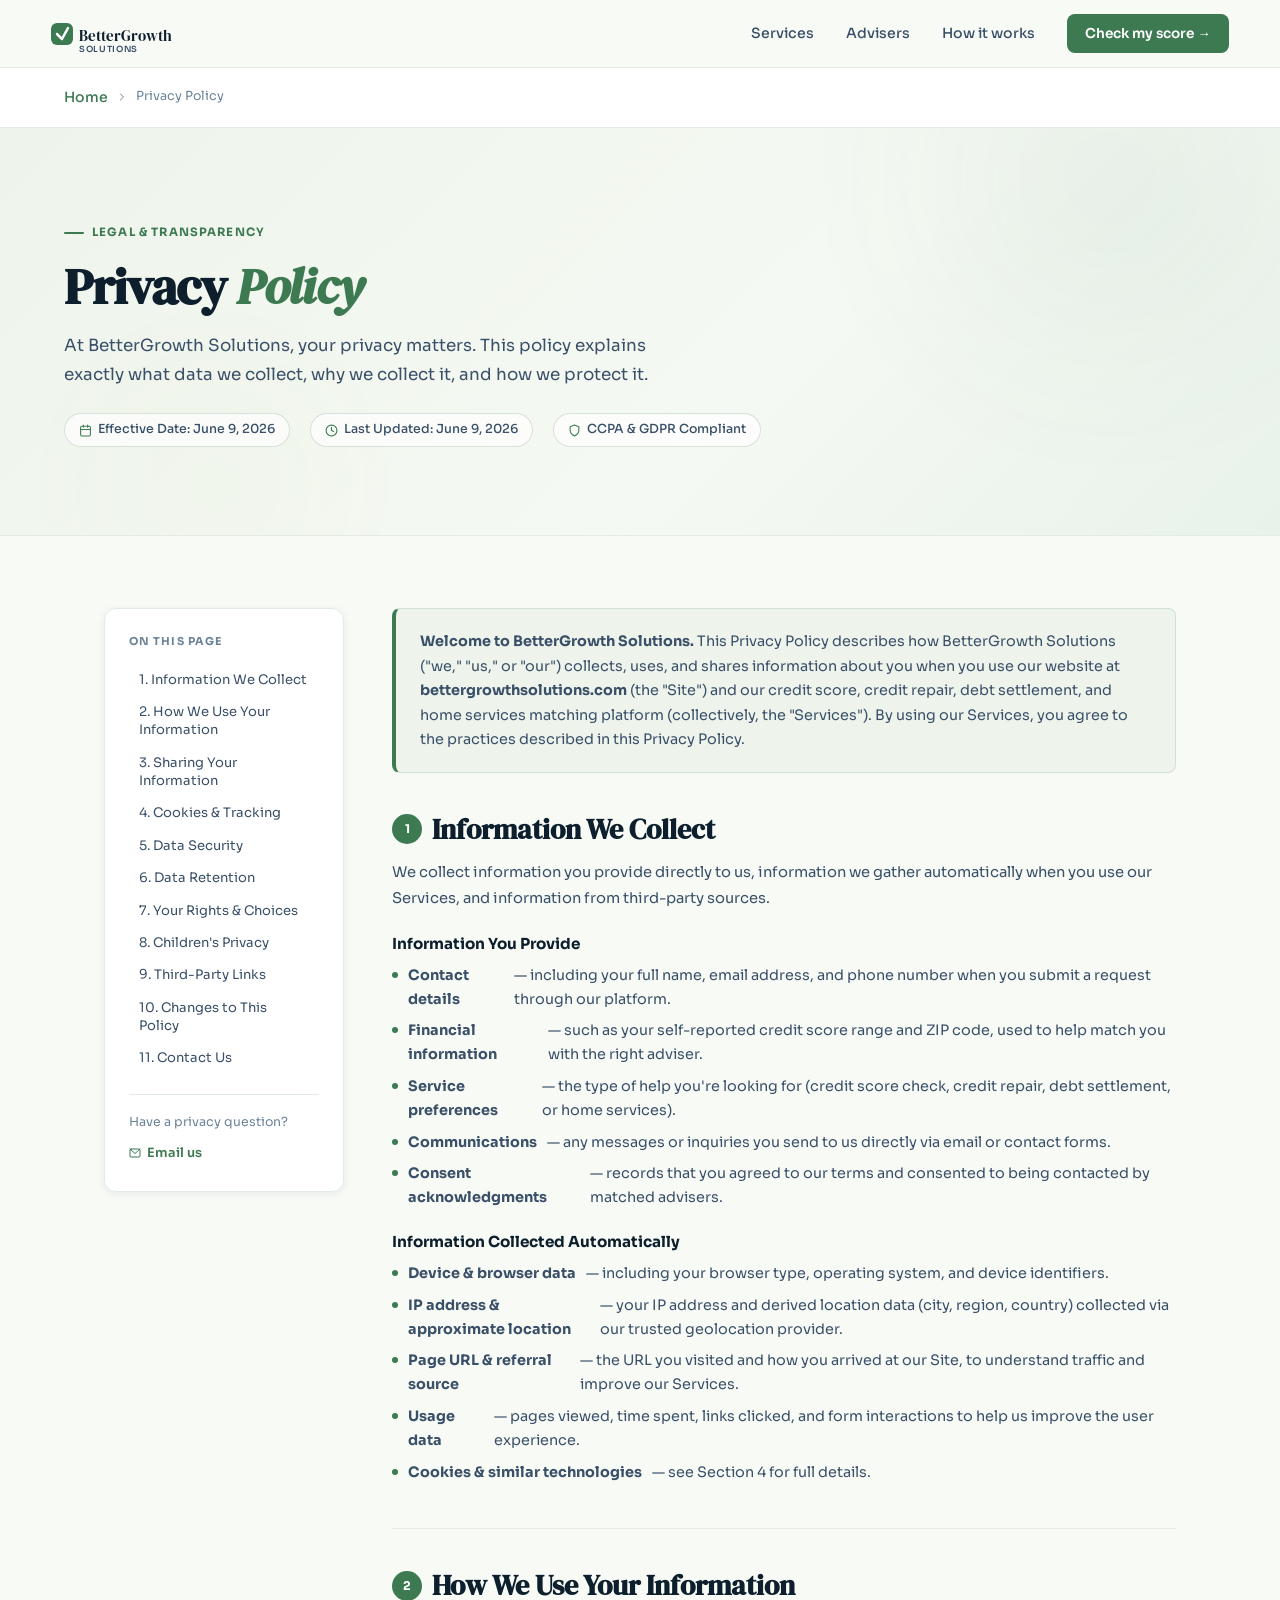
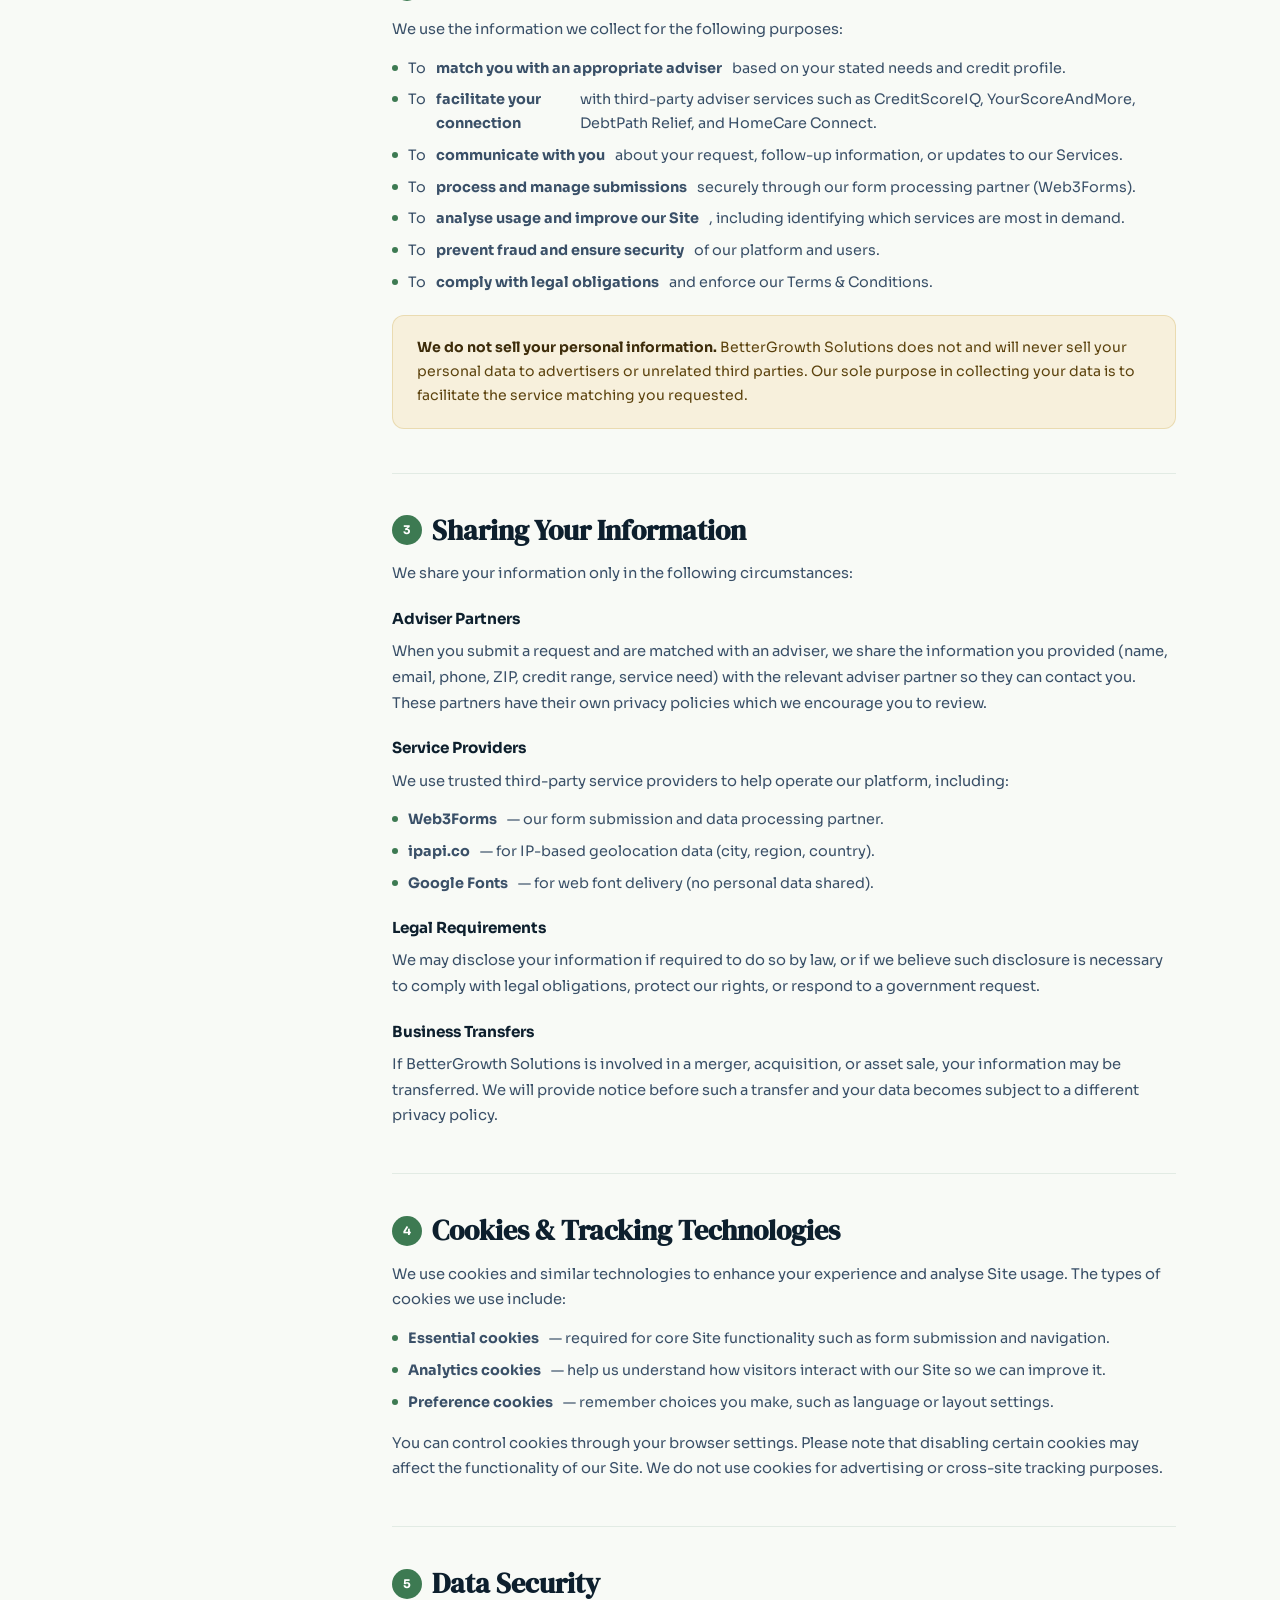
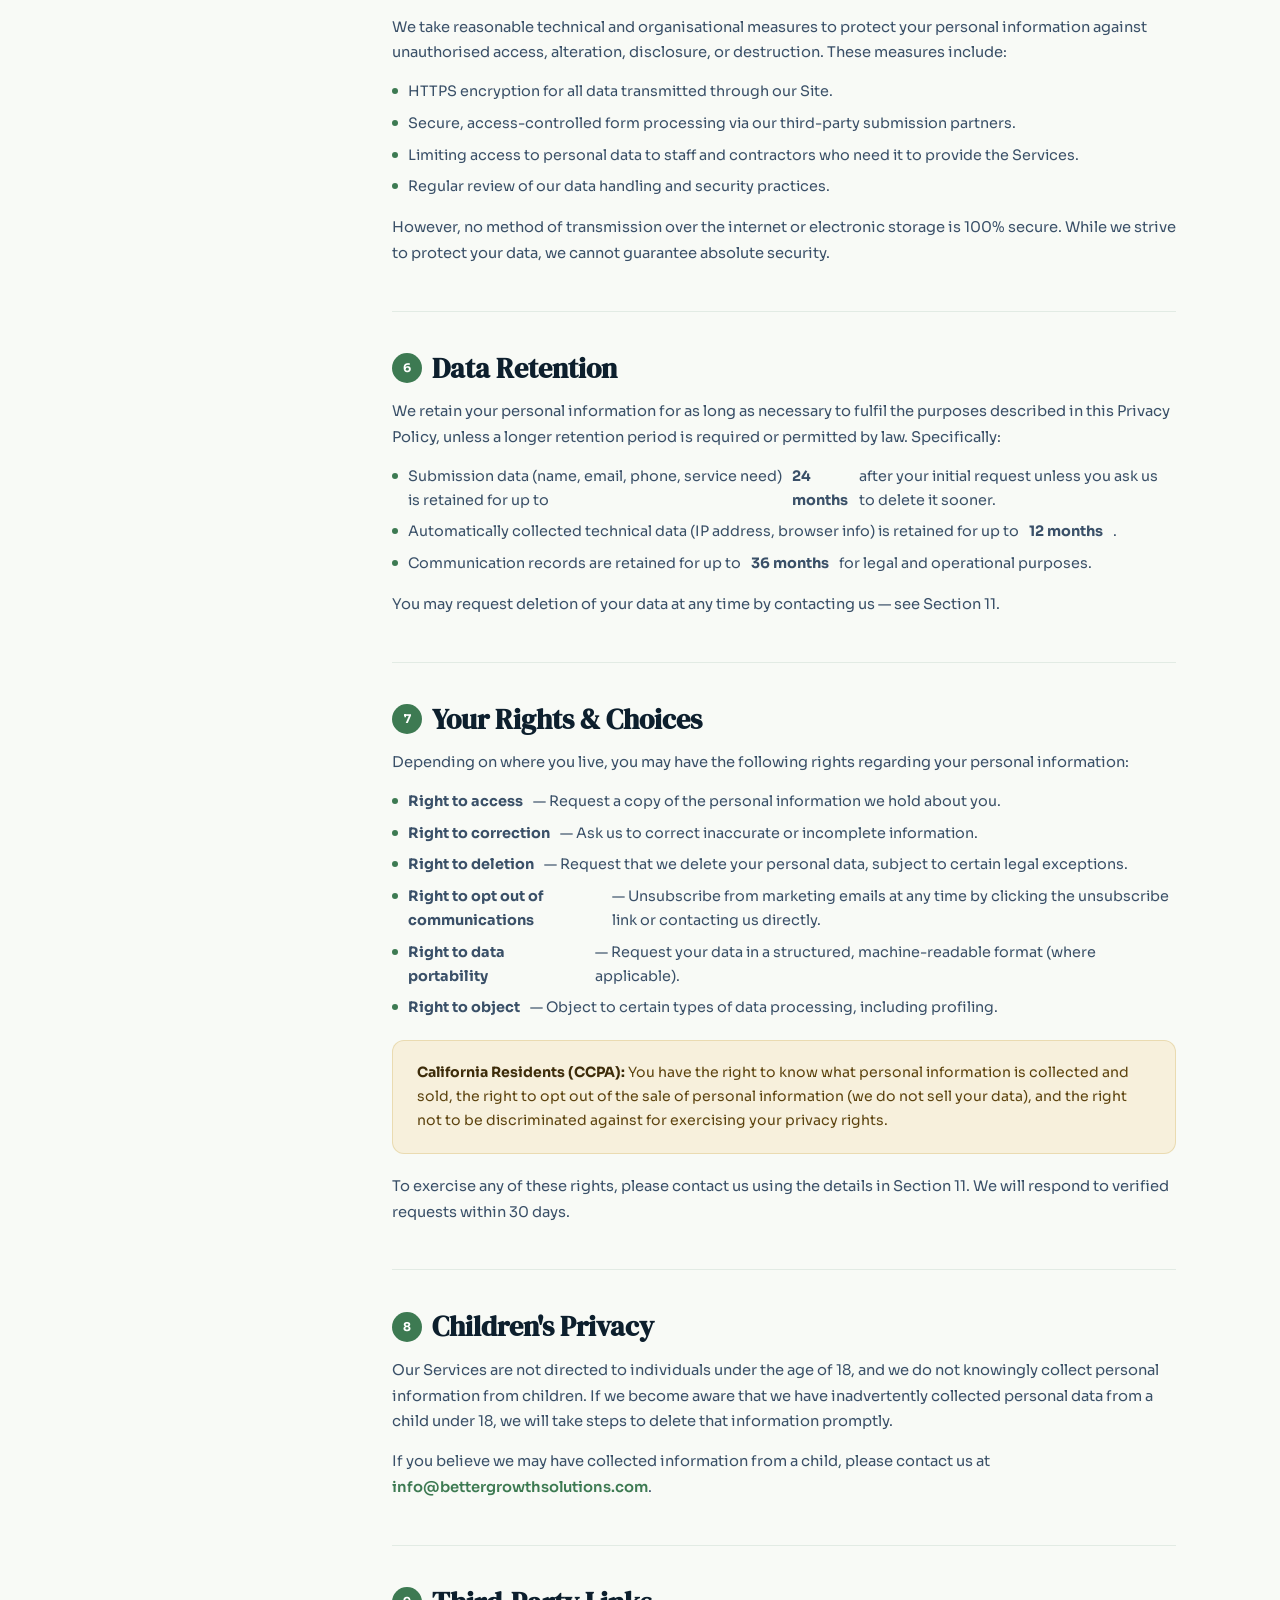
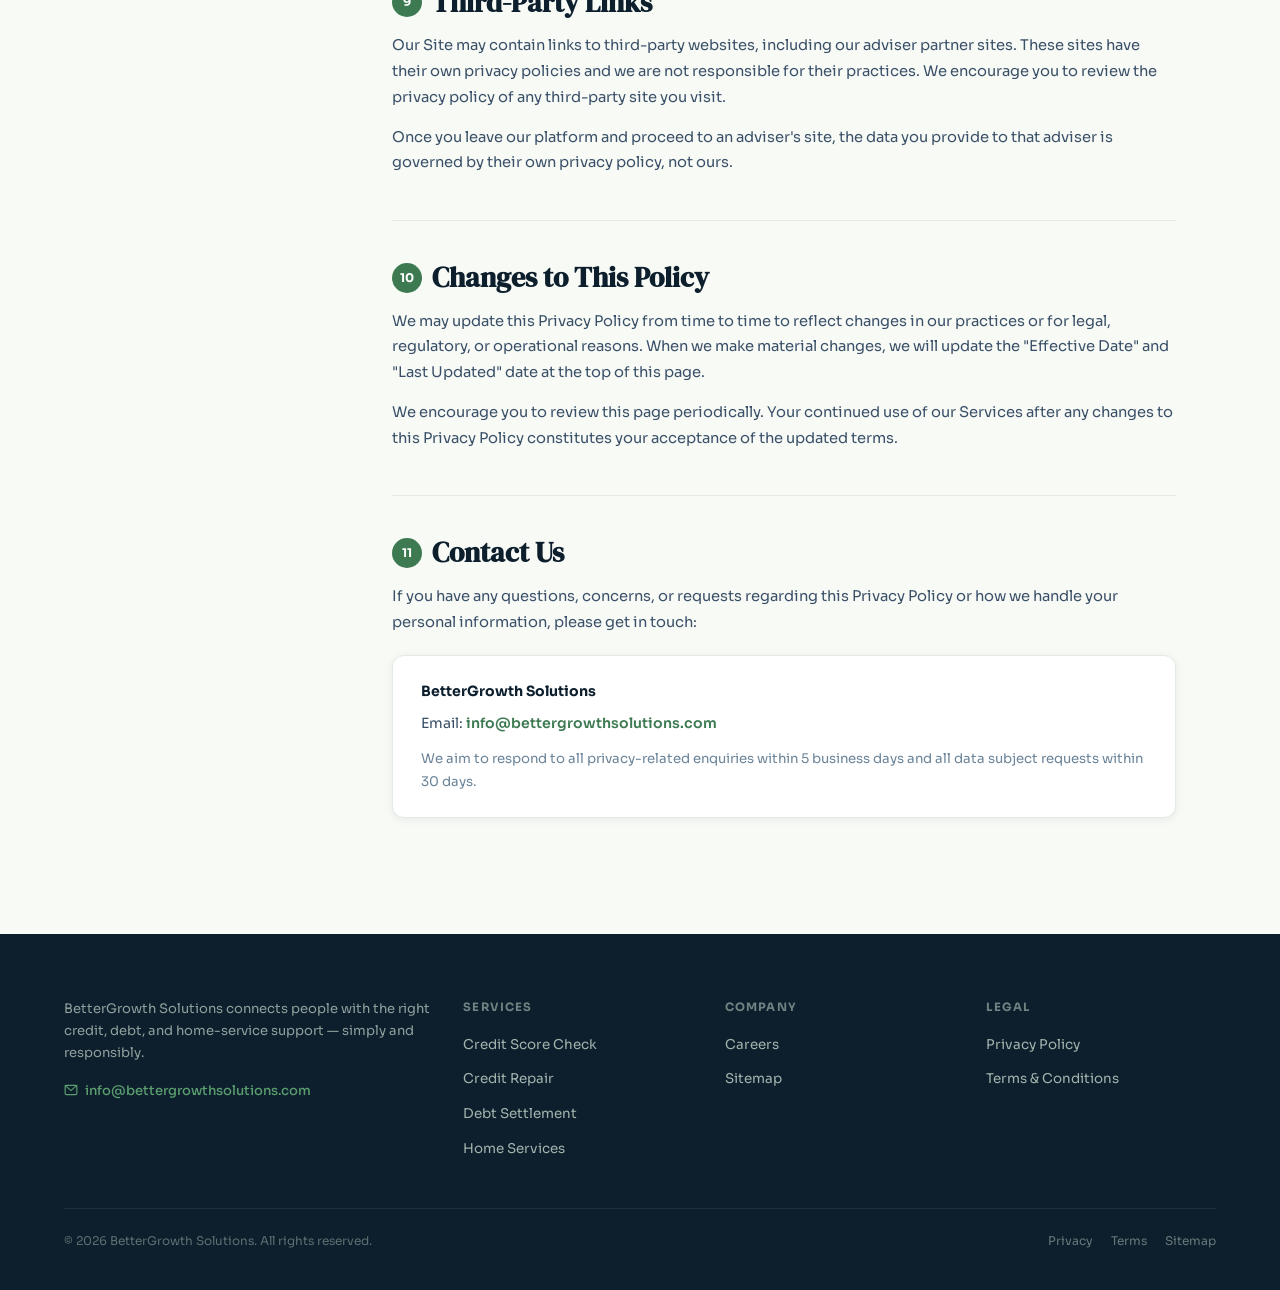
<file: privacypolicy.html>
<!DOCTYPE html>
<html lang="en">
<head>
  <meta charset="utf-8" />
  <meta name="viewport" content="width=device-width, initial-scale=1" />
  <title>Privacy Policy | BetterGrowth Solutions</title>
     <!-- Favicon -->
    <link rel="icon" href="bettergrowthsolutions.jpg" type="image/jpeg">
    <link rel="apple-touch-icon" href="bettergrowthsolutions.jpg">
    
  <meta name="description" content="Privacy Policy for BetterGrowth Solutions. Learn how we collect, use, and protect your personal information." />
  <link rel="preconnect" href="https://fonts.googleapis.com" />
  <link rel="preconnect" href="https://fonts.gstatic.com" crossorigin />
  <link href="https://fonts.googleapis.com/css2?family=Sora:wght@300;400;500;600;700;800&family=DM+Serif+Display:ital@0;1&display=swap" rel="stylesheet" />
  <style>
    :root {
      --ink: #0d1f2d;
      --ink-soft: #3a5068;
      --muted: #6b8499;
      --line: #e2ebe4;
      --paper: #f8faf6;
      --soft: #eef3ec;
      --sage: #d6e5d8;
      --teal: #3d7a52;
      --teal-light: #5a9e6f;
      --teal-dark: #0d2a1a;
      --navy: #0d1f2d;
      --gold: #c9a84c;
      --gold-soft: #f7f0dc;
      --white: #ffffff;
      --shadow-sm: 0 2px 8px rgba(13,31,45,0.07);
      --shadow: 0 16px 48px rgba(13,31,45,0.13);
      --shadow-lg: 0 28px 72px rgba(13,31,45,0.18);
      --radius: 12px;
      --radius-sm: 8px;
      --transition: all 0.22s cubic-bezier(0.4,0,0.2,1);
    }

    *, *::before, *::after { box-sizing: border-box; margin: 0; padding: 0; }
    html { scroll-behavior: smooth; font-size: 16px; }
    body {
      font-family: 'Sora', sans-serif;
      color: var(--ink);
      background: var(--paper);
      line-height: 1.6;
      overflow-x: hidden;
    }
    a { color: inherit; text-decoration: none; }
    img { max-width: 100%; display: block; }

    /* ── HEADER ── */
    .site-header {
      position: sticky;
      top: 0;
      z-index: 100;
      display: flex;
      align-items: center;
      justify-content: space-between;
      gap: 16px;
      padding: 0 clamp(16px, 4vw, 56px);
      height: 68px;
      background: rgba(248,250,246,0.96);
      border-bottom: 1px solid var(--line);
      backdrop-filter: blur(20px);
      -webkit-backdrop-filter: blur(20px);
    }

    .brand { display: flex; align-items: center; }
    .brand-logo { height: 48px; width: auto; object-fit: contain; }

    nav {
      display: flex;
      align-items: center;
      gap: clamp(12px, 2.5vw, 32px);
    }

    nav a {
      color: var(--ink-soft);
      font-size: 0.88rem;
      font-weight: 500;
      transition: var(--transition);
      padding: 4px 0;
      position: relative;
    }

    nav a::after {
      content: '';
      position: absolute;
      bottom: 0; left: 0;
      width: 0; height: 2px;
      background: var(--teal);
      border-radius: 2px;
      transition: width 0.2s ease;
    }

    nav a:hover { color: var(--teal); }
    nav a:hover::after { width: 100%; }

    .nav-action {
      background: var(--teal);
      color: white !important;
      border-radius: var(--radius-sm);
      padding: 9px 18px !important;
      font-size: 0.85rem !important;
      font-weight: 600 !important;
      transition: var(--transition);
      flex-shrink: 0;
    }
    .nav-action::after { display: none !important; }
    .nav-action:hover {
      background: var(--teal-light);
      transform: translateY(-1px);
      box-shadow: 0 4px 16px rgba(61,122,82,0.3);
    }

    .menu-toggle {
      display: none;
      background: none;
      border: 1px solid var(--line);
      border-radius: var(--radius-sm);
      width: 40px; height: 40px;
      cursor: pointer;
      flex-direction: column;
      align-items: center;
      justify-content: center;
      gap: 5px;
    }
    .menu-toggle span {
      display: block;
      width: 18px; height: 2px;
      background: var(--ink);
      border-radius: 2px;
      transition: var(--transition);
    }

    .mobile-nav {
      display: none;
      position: fixed;
      top: 68px; left: 0; right: 0;
      background: var(--white);
      border-bottom: 1px solid var(--line);
      padding: 16px clamp(16px, 4vw, 56px);
      flex-direction: column;
      gap: 4px;
      z-index: 99;
      box-shadow: var(--shadow);
    }
    .mobile-nav.open { display: flex; }
    .mobile-nav a {
      padding: 12px 14px;
      border-radius: var(--radius-sm);
      font-weight: 500;
      color: var(--ink-soft);
      transition: var(--transition);
    }
    .mobile-nav a:hover { background: var(--soft); color: var(--teal); }
    .mobile-nav .nav-action {
      background: var(--teal);
      color: white;
      padding: 13px 14px;
      text-align: center;
      border-radius: var(--radius-sm);
      margin-top: 6px;
      font-weight: 600;
    }

    /* ── PAGE HERO ── */
    .page-hero {
      background: linear-gradient(135deg, #eef4eb 0%, #f5f9f3 60%, #e8f2ea 100%);
      padding: clamp(48px, 7vw, 88px) clamp(16px, 5vw, 72px);
      position: relative;
      overflow: hidden;
      border-bottom: 1px solid var(--line);
    }

    .page-hero-orb {
      position: absolute;
      border-radius: 50%;
      filter: blur(80px);
      opacity: 0.4;
      pointer-events: none;
    }
    .page-hero-orb-1 {
      width: 500px; height: 500px;
      top: -200px; right: -80px;
      background: radial-gradient(circle, rgba(61,122,82,0.22), transparent 70%);
    }
    .page-hero-orb-2 {
      width: 300px; height: 300px;
      bottom: -100px; left: 5%;
      background: radial-gradient(circle, rgba(201,168,76,0.12), transparent 70%);
    }

    .page-hero-inner {
      position: relative;
      max-width: 760px;
    }

    .eyebrow {
      display: inline-flex;
      align-items: center;
      gap: 8px;
      font-size: 0.72rem;
      font-weight: 700;
      letter-spacing: 0.1em;
      text-transform: uppercase;
      color: var(--teal);
      margin-bottom: 16px;
    }
    .eyebrow::before {
      content: '';
      display: block;
      width: 20px; height: 2px;
      background: var(--teal);
      border-radius: 2px;
    }

    .page-hero h1 {
      font-family: 'DM Serif Display', serif;
      font-size: clamp(2rem, 4vw, 3.2rem);
      line-height: 1.1;
      letter-spacing: -0.02em;
      color: var(--ink);
      margin-bottom: 18px;
    }

    .page-hero h1 em {
      font-style: italic;
      color: var(--teal);
    }

    .page-hero-meta {
      display: flex;
      flex-wrap: wrap;
      gap: 8px 20px;
      align-items: center;
      margin-top: 24px;
    }

    .meta-pill {
      display: inline-flex;
      align-items: center;
      gap: 6px;
      border: 1px solid rgba(61,122,82,0.2);
      border-radius: 999px;
      padding: 6px 14px;
      background: rgba(255,255,255,0.7);
      color: var(--ink-soft);
      font-size: 0.78rem;
      font-weight: 500;
      backdrop-filter: blur(4px);
    }
    .meta-pill svg { color: var(--teal); flex-shrink: 0; }

    /* ── CONTENT LAYOUT ── */
    .content-wrapper {
      max-width: 1200px;
      margin: 0 auto;
      padding: clamp(40px, 6vw, 72px) clamp(16px, 5vw, 72px);
      display: grid;
      grid-template-columns: 240px 1fr;
      gap: 48px;
      align-items: start;
    }

    /* ── STICKY TOC ── */
    .toc {
      position: sticky;
      top: 88px;
      background: var(--white);
      border: 1px solid var(--line);
      border-radius: var(--radius);
      padding: 24px;
      box-shadow: var(--shadow-sm);
    }

    .toc-title {
      font-size: 0.68rem;
      font-weight: 700;
      letter-spacing: 0.1em;
      text-transform: uppercase;
      color: var(--muted);
      margin-bottom: 14px;
    }

    .toc ul {
      list-style: none;
      display: flex;
      flex-direction: column;
      gap: 2px;
    }

    .toc ul li a {
      display: block;
      font-size: 0.82rem;
      color: var(--ink-soft);
      padding: 6px 10px;
      border-radius: var(--radius-sm);
      transition: var(--transition);
      line-height: 1.4;
    }

    .toc ul li a:hover {
      background: var(--soft);
      color: var(--teal);
      padding-left: 14px;
    }

    .toc-cta {
      margin-top: 20px;
      padding-top: 18px;
      border-top: 1px solid var(--line);
    }

    .toc-cta p {
      font-size: 0.78rem;
      color: var(--muted);
      margin-bottom: 10px;
      line-height: 1.5;
    }

    .toc-cta a {
      display: inline-flex;
      align-items: center;
      gap: 6px;
      font-size: 0.8rem;
      font-weight: 600;
      color: var(--teal);
      transition: var(--transition);
    }
    .toc-cta a:hover { color: var(--teal-light); }

    /* ── POLICY CONTENT ── */
    .policy-content { min-width: 0; }

    .policy-intro {
      background: var(--soft);
      border: 1px solid rgba(61,122,82,0.15);
      border-left: 4px solid var(--teal);
      border-radius: var(--radius-sm);
      padding: 20px 24px;
      margin-bottom: 40px;
      font-size: 0.9rem;
      color: var(--ink-soft);
      line-height: 1.7;
    }

    .policy-section {
      margin-bottom: 44px;
      scroll-margin-top: 88px;
    }

    .policy-section h2 {
      font-family: 'DM Serif Display', serif;
      font-size: clamp(1.3rem, 2.5vw, 1.75rem);
      color: var(--ink);
      margin-bottom: 14px;
      line-height: 1.2;
      display: flex;
      align-items: center;
      gap: 10px;
    }

    .section-num {
      display: inline-flex;
      align-items: center;
      justify-content: center;
      width: 30px; height: 30px;
      min-width: 30px;
      background: var(--teal);
      color: white;
      font-family: 'Sora', sans-serif;
      font-size: 0.75rem;
      font-weight: 700;
      border-radius: 50%;
      flex-shrink: 0;
    }

    .policy-section p {
      color: var(--ink-soft);
      font-size: 0.92rem;
      line-height: 1.75;
      margin-bottom: 14px;
    }

    .policy-section p:last-child { margin-bottom: 0; }

    .policy-section h3 {
      font-size: 0.95rem;
      font-weight: 700;
      color: var(--ink);
      margin: 20px 0 8px;
    }

    .policy-list {
      list-style: none;
      display: flex;
      flex-direction: column;
      gap: 8px;
      margin-bottom: 16px;
    }

    .policy-list li {
      display: flex;
      align-items: flex-start;
      gap: 10px;
      font-size: 0.9rem;
      color: var(--ink-soft);
      line-height: 1.65;
    }

    .policy-list li::before {
      content: '';
      display: block;
      width: 6px; height: 6px;
      min-width: 6px;
      background: var(--teal);
      border-radius: 50%;
      margin-top: 8px;
    }

    .policy-divider {
      height: 1px;
      background: var(--line);
      margin: 40px 0;
    }

    .highlight-box {
      background: var(--gold-soft);
      border: 1px solid rgba(201,168,76,0.3);
      border-radius: var(--radius);
      padding: 20px 24px;
      margin: 20px 0;
    }

    .highlight-box p {
      color: #5c430e;
      font-size: 0.88rem;
      line-height: 1.7;
      margin-bottom: 0 !important;
    }

    .highlight-box strong { color: #3d2c0a; }

    .contact-card {
      background: var(--white);
      border: 1px solid var(--line);
      border-radius: var(--radius);
      padding: 24px 28px;
      box-shadow: var(--shadow-sm);
      margin-top: 20px;
    }

    .contact-card p {
      font-size: 0.88rem;
      color: var(--ink-soft);
      line-height: 1.7;
      margin-bottom: 8px;
    }

    .contact-card a {
      color: var(--teal);
      font-weight: 600;
      transition: var(--transition);
    }
    .contact-card a:hover { color: var(--teal-light); }

    /* ── FOOTER ── */
    .site-footer {
      background: var(--navy);
      color: rgba(214,229,216,0.75);
      padding: clamp(40px, 6vw, 64px) clamp(16px, 5vw, 72px) clamp(28px, 4vw, 40px);
    }

    .footer-grid {
      display: grid;
      grid-template-columns: 1.6fr 1fr 1fr 1fr;
      gap: 40px 32px;
      margin-bottom: 48px;
    }

   .footer-brand-col {}

    .footer-tagline {
      font-size: 0.82rem;
      line-height: 1.65;
      margin-bottom: 16px;
      color: rgba(214,229,216,0.65);
    }

    .footer-email a {
      display: inline-flex;
      align-items: center;
      gap: 7px;
      font-size: 0.82rem;
      font-weight: 500;
      color: var(--teal-light);
      text-decoration: none;
      transition: var(--transition);
    }
    .footer-email a:hover { color: #8fd4aa; }

    .footer-col h4 {
      font-size: 0.72rem;
      font-weight: 700;
      letter-spacing: 0.1em;
      text-transform: uppercase;
      color: rgba(214,229,216,0.5);
      margin-bottom: 14px;
    }

    .footer-col ul {
      list-style: none;
      display: flex;
      flex-direction: column;
      gap: 9px;
    }

    .footer-col ul li a {
      font-size: 0.84rem;
      color: rgba(214,229,216,0.75);
      text-decoration: none;
      transition: var(--transition);
    }
    .footer-col ul li a:hover { color: #fff; padding-left: 3px; }

    .footer-bottom {
      border-top: 1px solid rgba(255,255,255,0.08);
      padding-top: 22px;
      display: flex;
      align-items: center;
      justify-content: space-between;
      flex-wrap: wrap;
      gap: 10px;
    }

    .footer-bottom p { font-size: 0.75rem; color: rgba(214,229,216,0.4); }

    .footer-legal-links { display: flex; gap: 18px; }
    .footer-legal-links a {
      font-size: 0.75rem;
      color: rgba(214,229,216,0.45);
      text-decoration: none;
      transition: var(--transition);
    }
    .footer-legal-links a:hover { color: rgba(214,229,216,0.85); }

    /* ── BREADCRUMB ── */
    .breadcrumb {
      display: flex;
      align-items: center;
      gap: 8px;
      padding: 14px clamp(16px, 5vw, 72px);
      background: var(--white);
      border-bottom: 1px solid var(--line);
      font-size: 0.78rem;
      color: var(--muted);
    }

    .breadcrumb a { color: var(--teal); font-weight: 500; }
    .breadcrumb a:hover { text-decoration: underline; }
    .breadcrumb span { color: var(--muted); }

    /* ── RESPONSIVE ── */
    @media (max-width: 900px) {
      .content-wrapper {
        grid-template-columns: 1fr;
      }
      .toc { position: static; }
    }

    @media (max-width: 860px) {
      nav { display: none; }
      .menu-toggle { display: flex; }
      .nav-action { display: none; }
    }

    @media (max-width: 768px) {
      .footer-grid { grid-template-columns: 1fr 1fr; }
    }

    @media (max-width: 480px) {
      .footer-grid { grid-template-columns: 1fr; }
      .footer-bottom { flex-direction: column; align-items: flex-start; }
    }

    /* scroll animations */
    @keyframes fadeUp {
      from { opacity: 0; transform: translateY(20px); }
      to   { opacity: 1; transform: translateY(0); }
    }
    .animate-in { animation: fadeUp 0.5s cubic-bezier(0.4,0,0.2,1) both; }
  </style>
</head>
<body>

  <!-- HEADER -->
  <header class="site-header">
    <a class="brand" href="index.html" aria-label="BetterGrowth Solutions home">
      <!-- Inline logo SVG fallback — same brand mark style -->
      <svg height="38" viewBox="0 0 180 38" fill="none" xmlns="http://www.w3.org/2000/svg" aria-label="BetterGrowth Solutions">
        <rect x="0" y="8" width="22" height="22" rx="6" fill="#3d7a52"/>
        <path d="M6 19 L11 24 L17 13" stroke="white" stroke-width="2.5" stroke-linecap="round" stroke-linejoin="round"/>
        <text x="28" y="26" font-family="'DM Serif Display', serif" font-size="15" fill="#0d1f2d" font-weight="400">BetterGrowth</text>
        <text x="28" y="37" font-family="'Sora', sans-serif" font-size="8.5" fill="#3a5068" font-weight="600" letter-spacing="0.08em">SOLUTIONS</text>
      </svg>
    </a>
    <nav aria-label="Main navigation">
      <a href="index.html#services">Services</a>
      <a href="index.html#advisers">Advisers</a>
      <a href="index.html#support">How it works</a>
      <a class="nav-action" href="index.html#credit-check">Check my score →</a>
    </nav>
    <button class="menu-toggle" aria-label="Toggle menu" id="menuToggle">
      <span></span><span></span><span></span>
    </button>
  </header>

  <nav class="mobile-nav" id="mobileNav" aria-label="Mobile navigation">
    <a href="index.html#services">Services</a>
    <a href="index.html#advisers">Advisers</a>
    <a href="index.html#support">How it works</a>
    <a class="nav-action" href="index.html#credit-check">Check my score →</a>
  </nav>

  <!-- BREADCRUMB -->
  <nav class="breadcrumb" aria-label="Breadcrumb">
    <a href="index.html">Home</a>
    <svg width="12" height="12" viewBox="0 0 24 24" fill="none" stroke="currentColor" stroke-width="2" stroke-linecap="round" stroke-linejoin="round"><polyline points="9 18 15 12 9 6"/></svg>
    <span>Privacy Policy</span>
  </nav>

  <main>

    <!-- PAGE HERO -->
    <section class="page-hero">
      <div class="page-hero-orb page-hero-orb-1" aria-hidden="true"></div>
      <div class="page-hero-orb page-hero-orb-2" aria-hidden="true"></div>
      <div class="page-hero-inner animate-in">
        <p class="eyebrow">Legal &amp; Transparency</p>
        <h1>Privacy <em>Policy</em></h1>
        <p style="color:var(--ink-soft);font-size:clamp(0.92rem,1.4vw,1.05rem);line-height:1.7;max-width:600px;margin-top:14px;">
          At BetterGrowth Solutions, your privacy matters. This policy explains exactly what data we collect, why we collect it, and how we protect it.
        </p>
        <div class="page-hero-meta">
          <span class="meta-pill">
            <svg width="13" height="13" viewBox="0 0 24 24" fill="none" stroke="currentColor" stroke-width="2" stroke-linecap="round" stroke-linejoin="round"><rect x="3" y="4" width="18" height="18" rx="2"/><line x1="16" y1="2" x2="16" y2="6"/><line x1="8" y1="2" x2="8" y2="6"/><line x1="3" y1="10" x2="21" y2="10"/></svg>
            Effective Date: June 9, 2026
          </span>
          <span class="meta-pill">
            <svg width="13" height="13" viewBox="0 0 24 24" fill="none" stroke="currentColor" stroke-width="2" stroke-linecap="round" stroke-linejoin="round"><circle cx="12" cy="12" r="10"/><polyline points="12 6 12 12 16 14"/></svg>
            Last Updated: June 9, 2026
          </span>
          <span class="meta-pill">
            <svg width="13" height="13" viewBox="0 0 24 24" fill="none" stroke="currentColor" stroke-width="2" stroke-linecap="round" stroke-linejoin="round"><path d="M12 22s8-4 8-10V5l-8-3-8 3v7c0 6 8 10 8 10z"/></svg>
            CCPA &amp; GDPR Compliant
          </span>
        </div>
      </div>
    </section>

    <!-- CONTENT -->
    <div class="content-wrapper">

      <!-- TABLE OF CONTENTS -->
      <aside class="toc" aria-label="Table of contents">
        <p class="toc-title">On this page</p>
        <ul>
          <li><a href="#information-we-collect">1. Information We Collect</a></li>
          <li><a href="#how-we-use">2. How We Use Your Information</a></li>
          <li><a href="#sharing">3. Sharing Your Information</a></li>
          <li><a href="#cookies">4. Cookies &amp; Tracking</a></li>
          <li><a href="#data-security">5. Data Security</a></li>
          <li><a href="#retention">6. Data Retention</a></li>
          <li><a href="#your-rights">7. Your Rights &amp; Choices</a></li>
          <li><a href="#children">8. Children's Privacy</a></li>
          <li><a href="#third-party">9. Third-Party Links</a></li>
          <li><a href="#changes">10. Changes to This Policy</a></li>
          <li><a href="#contact">11. Contact Us</a></li>
        </ul>
        <div class="toc-cta">
          <p>Have a privacy question?</p>
          <a href="mailto:info@bettergrowthsolutions.com">
            <svg width="12" height="12" viewBox="0 0 24 24" fill="none" stroke="currentColor" stroke-width="2" stroke-linecap="round" stroke-linejoin="round"><rect x="2" y="4" width="20" height="16" rx="2"/><polyline points="2,4 12,13 22,4"/></svg>
            Email us
          </a>
        </div>
      </aside>

      <!-- POLICY TEXT -->
      <article class="policy-content">

        <div class="policy-intro">
          <strong>Welcome to BetterGrowth Solutions.</strong> This Privacy Policy describes how BetterGrowth Solutions ("we," "us," or "our") collects, uses, and shares information about you when you use our website at <strong>bettergrowthsolutions.com</strong> (the "Site") and our credit score, credit repair, debt settlement, and home services matching platform (collectively, the "Services"). By using our Services, you agree to the practices described in this Privacy Policy.
        </div>

        <!-- SECTION 1 -->
        <section class="policy-section" id="information-we-collect">
          <h2><span class="section-num">1</span> Information We Collect</h2>
          <p>We collect information you provide directly to us, information we gather automatically when you use our Services, and information from third-party sources.</p>

          <h3>Information You Provide</h3>
          <ul class="policy-list">
            <li><strong>Contact details</strong> — including your full name, email address, and phone number when you submit a request through our platform.</li>
            <li><strong>Financial information</strong> — such as your self-reported credit score range and ZIP code, used to help match you with the right adviser.</li>
            <li><strong>Service preferences</strong> — the type of help you're looking for (credit score check, credit repair, debt settlement, or home services).</li>
            <li><strong>Communications</strong> — any messages or inquiries you send to us directly via email or contact forms.</li>
            <li><strong>Consent acknowledgments</strong> — records that you agreed to our terms and consented to being contacted by matched advisers.</li>
          </ul>

          <h3>Information Collected Automatically</h3>
          <ul class="policy-list">
            <li><strong>Device &amp; browser data</strong> — including your browser type, operating system, and device identifiers.</li>
            <li><strong>IP address &amp; approximate location</strong> — your IP address and derived location data (city, region, country) collected via our trusted geolocation provider.</li>
            <li><strong>Page URL &amp; referral source</strong> — the URL you visited and how you arrived at our Site, to understand traffic and improve our Services.</li>
            <li><strong>Usage data</strong> — pages viewed, time spent, links clicked, and form interactions to help us improve the user experience.</li>
            <li><strong>Cookies &amp; similar technologies</strong> — see Section 4 for full details.</li>
          </ul>
        </section>

        <div class="policy-divider"></div>

        <!-- SECTION 2 -->
        <section class="policy-section" id="how-we-use">
          <h2><span class="section-num">2</span> How We Use Your Information</h2>
          <p>We use the information we collect for the following purposes:</p>
          <ul class="policy-list">
            <li>To <strong>match you with an appropriate adviser</strong> based on your stated needs and credit profile.</li>
            <li>To <strong>facilitate your connection</strong> with third-party adviser services such as CreditScoreIQ, YourScoreAndMore, DebtPath Relief, and HomeCare Connect.</li>
            <li>To <strong>communicate with you</strong> about your request, follow-up information, or updates to our Services.</li>
            <li>To <strong>process and manage submissions</strong> securely through our form processing partner (Web3Forms).</li>
            <li>To <strong>analyse usage and improve our Site</strong>, including identifying which services are most in demand.</li>
            <li>To <strong>prevent fraud and ensure security</strong> of our platform and users.</li>
            <li>To <strong>comply with legal obligations</strong> and enforce our Terms &amp; Conditions.</li>
          </ul>
          <div class="highlight-box">
            <p><strong>We do not sell your personal information.</strong> BetterGrowth Solutions does not and will never sell your personal data to advertisers or unrelated third parties. Our sole purpose in collecting your data is to facilitate the service matching you requested.</p>
          </div>
        </section>

        <div class="policy-divider"></div>

        <!-- SECTION 3 -->
        <section class="policy-section" id="sharing">
          <h2><span class="section-num">3</span> Sharing Your Information</h2>
          <p>We share your information only in the following circumstances:</p>

          <h3>Adviser Partners</h3>
          <p>When you submit a request and are matched with an adviser, we share the information you provided (name, email, phone, ZIP, credit range, service need) with the relevant adviser partner so they can contact you. These partners have their own privacy policies which we encourage you to review.</p>

          <h3>Service Providers</h3>
          <p>We use trusted third-party service providers to help operate our platform, including:</p>
          <ul class="policy-list">
            <li><strong>Web3Forms</strong> — our form submission and data processing partner.</li>
            <li><strong>ipapi.co</strong> — for IP-based geolocation data (city, region, country).</li>
            <li><strong>Google Fonts</strong> — for web font delivery (no personal data shared).</li>
          </ul>

          <h3>Legal Requirements</h3>
          <p>We may disclose your information if required to do so by law, or if we believe such disclosure is necessary to comply with legal obligations, protect our rights, or respond to a government request.</p>

          <h3>Business Transfers</h3>
          <p>If BetterGrowth Solutions is involved in a merger, acquisition, or asset sale, your information may be transferred. We will provide notice before such a transfer and your data becomes subject to a different privacy policy.</p>
        </section>

        <div class="policy-divider"></div>

        <!-- SECTION 4 -->
        <section class="policy-section" id="cookies">
          <h2><span class="section-num">4</span> Cookies &amp; Tracking Technologies</h2>
          <p>We use cookies and similar technologies to enhance your experience and analyse Site usage. The types of cookies we use include:</p>
          <ul class="policy-list">
            <li><strong>Essential cookies</strong> — required for core Site functionality such as form submission and navigation.</li>
            <li><strong>Analytics cookies</strong> — help us understand how visitors interact with our Site so we can improve it.</li>
            <li><strong>Preference cookies</strong> — remember choices you make, such as language or layout settings.</li>
          </ul>
          <p>You can control cookies through your browser settings. Please note that disabling certain cookies may affect the functionality of our Site. We do not use cookies for advertising or cross-site tracking purposes.</p>
        </section>

        <div class="policy-divider"></div>

        <!-- SECTION 5 -->
        <section class="policy-section" id="data-security">
          <h2><span class="section-num">5</span> Data Security</h2>
          <p>We take reasonable technical and organisational measures to protect your personal information against unauthorised access, alteration, disclosure, or destruction. These measures include:</p>
          <ul class="policy-list">
            <li>HTTPS encryption for all data transmitted through our Site.</li>
            <li>Secure, access-controlled form processing via our third-party submission partners.</li>
            <li>Limiting access to personal data to staff and contractors who need it to provide the Services.</li>
            <li>Regular review of our data handling and security practices.</li>
          </ul>
          <p>However, no method of transmission over the internet or electronic storage is 100% secure. While we strive to protect your data, we cannot guarantee absolute security.</p>
        </section>

        <div class="policy-divider"></div>

        <!-- SECTION 6 -->
        <section class="policy-section" id="retention">
          <h2><span class="section-num">6</span> Data Retention</h2>
          <p>We retain your personal information for as long as necessary to fulfil the purposes described in this Privacy Policy, unless a longer retention period is required or permitted by law. Specifically:</p>
          <ul class="policy-list">
            <li>Submission data (name, email, phone, service need) is retained for up to <strong>24 months</strong> after your initial request unless you ask us to delete it sooner.</li>
            <li>Automatically collected technical data (IP address, browser info) is retained for up to <strong>12 months</strong>.</li>
            <li>Communication records are retained for up to <strong>36 months</strong> for legal and operational purposes.</li>
          </ul>
          <p>You may request deletion of your data at any time by contacting us — see Section 11.</p>
        </section>

        <div class="policy-divider"></div>

        <!-- SECTION 7 -->
        <section class="policy-section" id="your-rights">
          <h2><span class="section-num">7</span> Your Rights &amp; Choices</h2>
          <p>Depending on where you live, you may have the following rights regarding your personal information:</p>
          <ul class="policy-list">
            <li><strong>Right to access</strong> — Request a copy of the personal information we hold about you.</li>
            <li><strong>Right to correction</strong> — Ask us to correct inaccurate or incomplete information.</li>
            <li><strong>Right to deletion</strong> — Request that we delete your personal data, subject to certain legal exceptions.</li>
            <li><strong>Right to opt out of communications</strong> — Unsubscribe from marketing emails at any time by clicking the unsubscribe link or contacting us directly.</li>
            <li><strong>Right to data portability</strong> — Request your data in a structured, machine-readable format (where applicable).</li>
            <li><strong>Right to object</strong> — Object to certain types of data processing, including profiling.</li>
          </ul>
          <div class="highlight-box">
            <p><strong>California Residents (CCPA):</strong> You have the right to know what personal information is collected and sold, the right to opt out of the sale of personal information (we do not sell your data), and the right not to be discriminated against for exercising your privacy rights.</p>
          </div>
          <p>To exercise any of these rights, please contact us using the details in Section 11. We will respond to verified requests within 30 days.</p>
        </section>

        <div class="policy-divider"></div>

        <!-- SECTION 8 -->
        <section class="policy-section" id="children">
          <h2><span class="section-num">8</span> Children's Privacy</h2>
          <p>Our Services are not directed to individuals under the age of 18, and we do not knowingly collect personal information from children. If we become aware that we have inadvertently collected personal data from a child under 18, we will take steps to delete that information promptly.</p>
          <p>If you believe we may have collected information from a child, please contact us at <a href="mailto:info@bettergrowthsolutions.com" style="color:var(--teal);font-weight:600;">info@bettergrowthsolutions.com</a>.</p>
        </section>

        <div class="policy-divider"></div>

        <!-- SECTION 9 -->
        <section class="policy-section" id="third-party">
          <h2><span class="section-num">9</span> Third-Party Links</h2>
          <p>Our Site may contain links to third-party websites, including our adviser partner sites. These sites have their own privacy policies and we are not responsible for their practices. We encourage you to review the privacy policy of any third-party site you visit.</p>
          <p>Once you leave our platform and proceed to an adviser's site, the data you provide to that adviser is governed by their own privacy policy, not ours.</p>
        </section>

        <div class="policy-divider"></div>

        <!-- SECTION 10 -->
        <section class="policy-section" id="changes">
          <h2><span class="section-num">10</span> Changes to This Policy</h2>
          <p>We may update this Privacy Policy from time to time to reflect changes in our practices or for legal, regulatory, or operational reasons. When we make material changes, we will update the "Effective Date" and "Last Updated" date at the top of this page.</p>
          <p>We encourage you to review this page periodically. Your continued use of our Services after any changes to this Privacy Policy constitutes your acceptance of the updated terms.</p>
        </section>

        <div class="policy-divider"></div>

        <!-- SECTION 11 -->
        <section class="policy-section" id="contact">
          <h2><span class="section-num">11</span> Contact Us</h2>
          <p>If you have any questions, concerns, or requests regarding this Privacy Policy or how we handle your personal information, please get in touch:</p>
          <div class="contact-card">
            <p><strong style="color:var(--ink);">BetterGrowth Solutions</strong></p>
            <p>Email: <a href="mailto:info@bettergrowthsolutions.com">info@bettergrowthsolutions.com</a></p>
            <p style="margin-top:12px;font-size:0.83rem;color:var(--muted);">We aim to respond to all privacy-related enquiries within 5 business days and all data subject requests within 30 days.</p>
          </div>
        </section>

      </article>
    </div>

  </main>

  <!-- FOOTER -->
  <footer class="site-footer" aria-label="Site footer">
    <div class="footer-grid">

      <div class="footer-brand-col">
        <p class="footer-tagline">BetterGrowth Solutions connects people with the right credit, debt, and home-service support — simply and responsibly.</p>
        <div class="footer-email">
          <a href="mailto:info@bettergrowthsolutions.com">
            <svg width="14" height="14" viewBox="0 0 24 24" fill="none" stroke="currentColor" stroke-width="2" stroke-linecap="round" stroke-linejoin="round"><rect x="2" y="4" width="20" height="16" rx="2"/><polyline points="2,4 12,13 22,4"/></svg>
            info@bettergrowthsolutions.com
          </a>
        </div>
      </div>

      <div class="footer-col">
        <h4>Services</h4>
        <ul>
          <li><a href="index.html#services">Credit Score Check</a></li>
          <li><a href="index.html#services">Credit Repair</a></li>
          <li><a href="index.html#services">Debt Settlement</a></li>
          <li><a href="index.html#services">Home Services</a></li>
        </ul>
      </div>

      <div class="footer-col">
        <h4>Company</h4>
        <ul>
          <li><a href="careers.html">Careers</a></li>
          <li><a href="sitemap.html">Sitemap</a></li>
        </ul>
      </div>

      <div class="footer-col">
        <h4>Legal</h4>
        <ul>
          <li><a href="privacypolicy.html">Privacy Policy</a></li>
          <li><a href="terms&conditions.html">Terms &amp; Conditions</a></li>
        </ul>
      </div>

    </div>

    <div class="footer-bottom">
      <p>&copy; 2026 BetterGrowth Solutions. All rights reserved.</p>
      <div class="footer-legal-links">
        <a href="privacypolicy.html">Privacy</a>
        <a href="terms&conditions.html">Terms</a>
        <a href="sitemap.html">Sitemap</a>
      </div>
    </div>
  </footer>

  <script>
    const menuToggle = document.getElementById('menuToggle');
    const mobileNav  = document.getElementById('mobileNav');

    menuToggle.addEventListener('click', () => {
      const isOpen = mobileNav.classList.toggle('open');
      menuToggle.setAttribute('aria-expanded', isOpen);
    });

    mobileNav.querySelectorAll('a').forEach(link => {
      link.addEventListener('click', () => mobileNav.classList.remove('open'));
    });
  </script>
  <script>
(function(){if(!window.chatbase||window.chatbase("getState")!=="initialized"){window.chatbase=(...arguments)=>{if(!window.chatbase.q){window.chatbase.q=[]}window.chatbase.q.push(arguments)};window.chatbase=new Proxy(window.chatbase,{get(target,prop){if(prop==="q"){return target.q}return(...args)=>target(prop,...args)}})}const onLoad=function(){const script=document.createElement("script");script.src="https://www.chatbase.co/embed.min.js";script.id="jfzkMioBFuOj4-ye2dHm9";script.domain="www.chatbase.co";document.body.appendChild(script)};if(document.readyState==="complete"){onLoad()}else{window.addEventListener("load",onLoad)}})();
</script>
</html>
</file>
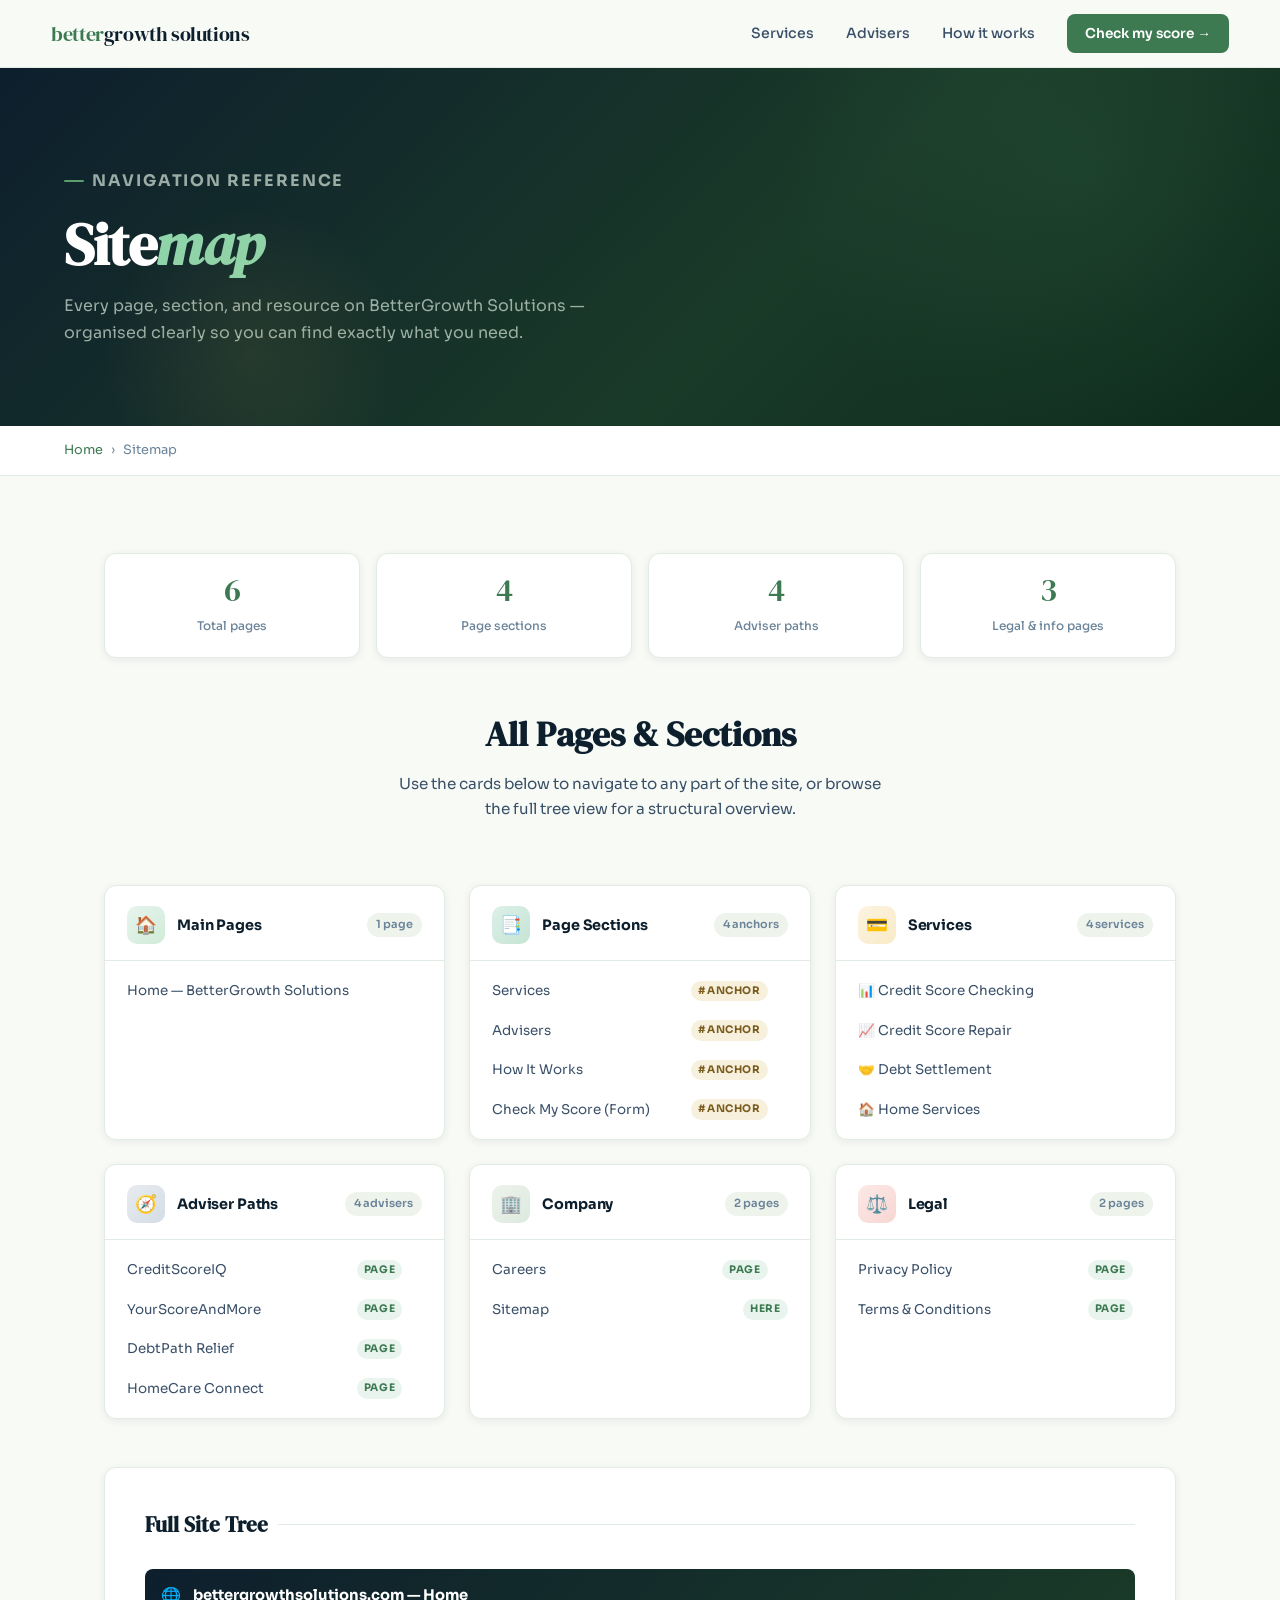
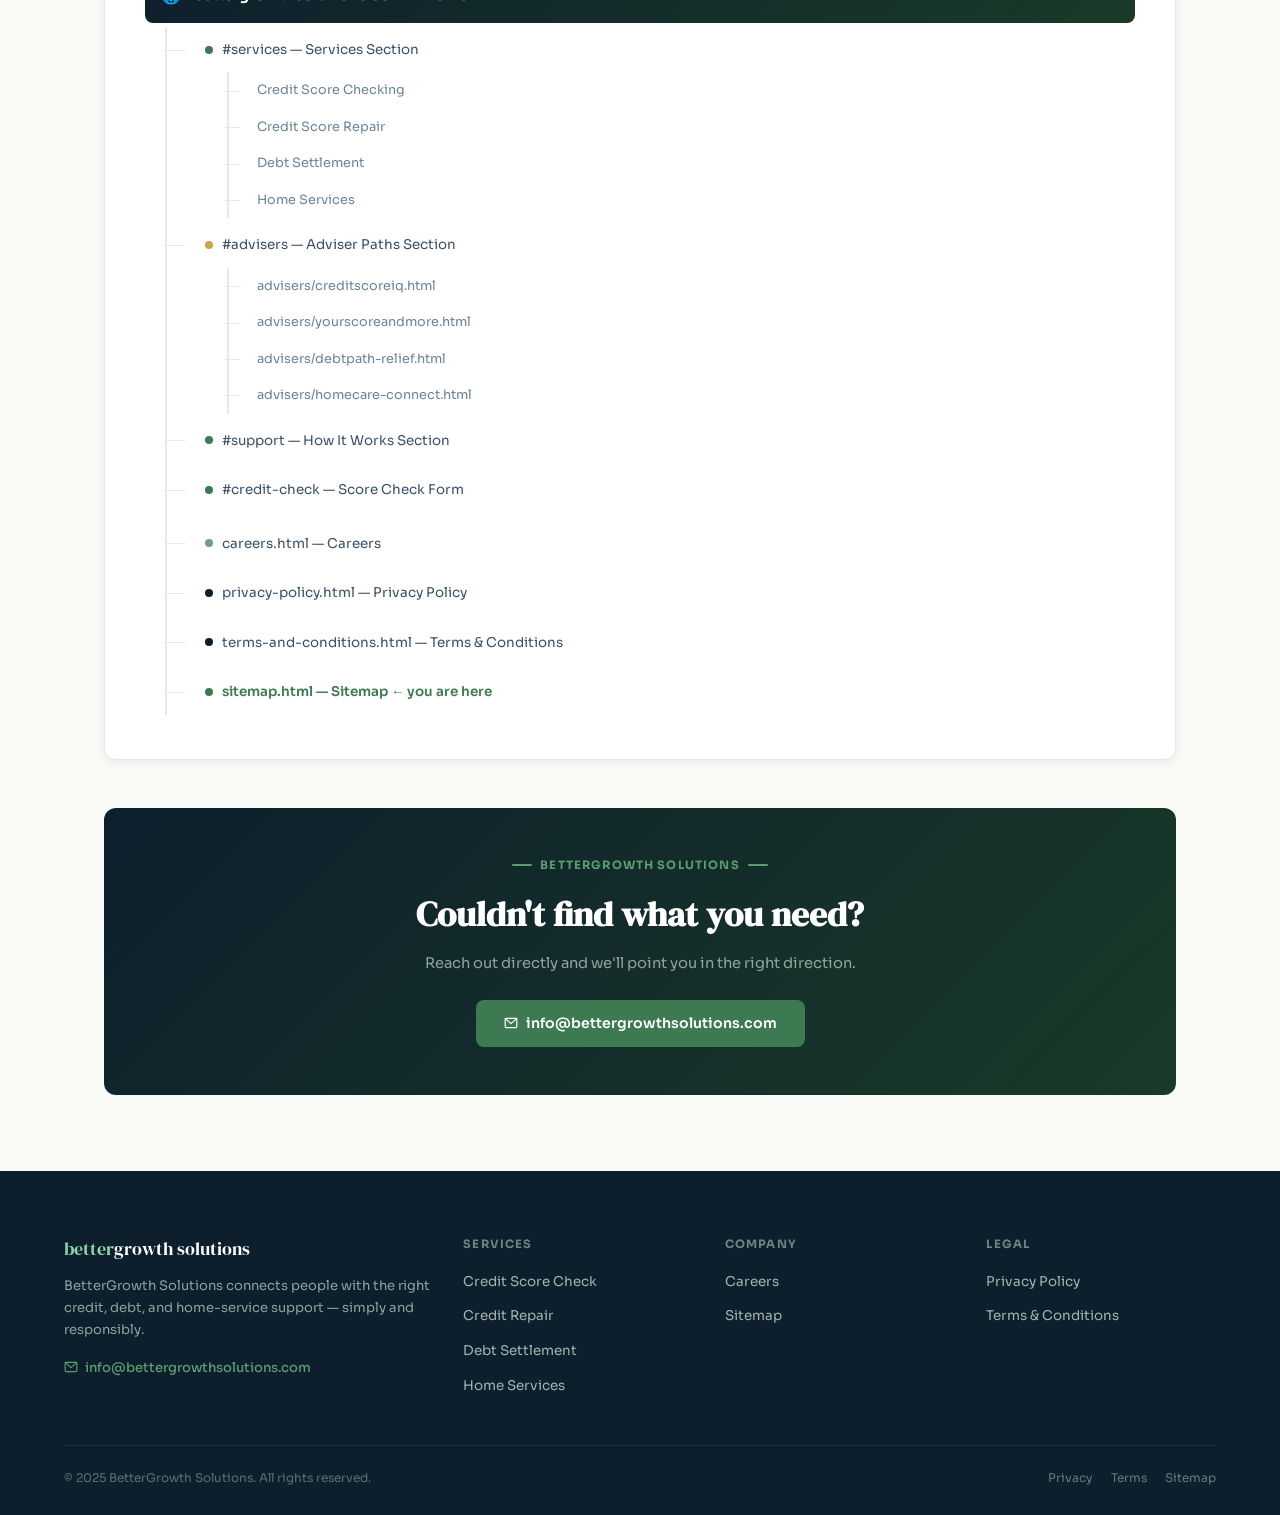
<file: sitemap.html>
<!DOCTYPE html>
<html lang="en">
<head>
  <meta charset="utf-8" />
  <meta name="viewport" content="width=device-width, initial-scale=1" />
  <title>Sitemap | BetterGrowth Solutions</title>
     <!-- Favicon -->
    <link rel="icon" href="bettergrowthsolutions.jpg" type="image/jpeg">
    <link rel="apple-touch-icon" href="bettergrowthsolutions.jpg">
    
  <meta name="description" content="Complete sitemap for BetterGrowth Solutions — find every page, section, and resource in one place." />
  <link rel="preconnect" href="https://fonts.googleapis.com" />
  <link rel="preconnect" href="https://fonts.gstatic.com" crossorigin />
  <link href="https://fonts.googleapis.com/css2?family=Sora:wght@300;400;500;600;700;800&family=DM+Serif+Display:ital@0;1&display=swap" rel="stylesheet" />
  <style>
    :root {
      --ink: #0d1f2d;
      --ink-soft: #3a5068;
      --muted: #6b8499;
      --line: #e2ebe4;
      --paper: #f8faf6;
      --soft: #eef3ec;
      --sage: #d6e5d8;
      --teal: #3d7a52;
      --teal-light: #5a9e6f;
      --teal-dark: #0d2a1a;
      --navy: #0d1f2d;
      --gold: #c9a84c;
      --gold-soft: #f7f0dc;
      --white: #ffffff;
      --shadow-sm: 0 2px 8px rgba(13,31,45,0.07);
      --shadow: 0 16px 48px rgba(13,31,45,0.13);
      --shadow-lg: 0 28px 72px rgba(13,31,45,0.18);
      --radius: 12px;
      --radius-sm: 8px;
      --transition: all 0.22s cubic-bezier(0.4,0,0.2,1);
    }

    *, *::before, *::after { box-sizing: border-box; margin: 0; padding: 0; }
    html { scroll-behavior: smooth; font-size: 16px; }

    body {
      font-family: 'Sora', sans-serif;
      color: var(--ink);
      background: var(--paper);
      line-height: 1.6;
      overflow-x: hidden;
    }

    a { color: inherit; text-decoration: none; }
    img { max-width: 100%; display: block; }

    /* ── HEADER ── */
    .site-header {
      position: sticky;
      top: 0;
      z-index: 100;
      display: flex;
      align-items: center;
      justify-content: space-between;
      gap: 16px;
      padding: 0 clamp(16px, 4vw, 56px);
      height: 68px;
      background: rgba(248,250,246,0.96);
      border-bottom: 1px solid var(--line);
      backdrop-filter: blur(20px);
      -webkit-backdrop-filter: blur(20px);
    }

    .brand { display: flex; align-items: center; }
    .brand-name {
      font-family: 'DM Serif Display', serif;
      font-size: 1.25rem;
      color: var(--navy);
      letter-spacing: -0.02em;
    }
    .brand-name em { color: var(--teal); font-style: normal; }

    nav { display: flex; align-items: center; gap: clamp(12px,2.5vw,32px); }
    nav a {
      color: var(--ink-soft);
      font-size: 0.88rem;
      font-weight: 500;
      transition: var(--transition);
      padding: 4px 0;
      position: relative;
    }
    nav a::after {
      content: '';
      position: absolute;
      bottom: 0; left: 0;
      width: 0; height: 2px;
      background: var(--teal);
      border-radius: 2px;
      transition: width 0.2s ease;
    }
    nav a:hover { color: var(--teal); }
    nav a:hover::after { width: 100%; }

    .nav-action {
      background: var(--teal);
      color: white !important;
      border-radius: var(--radius-sm);
      padding: 9px 18px !important;
      font-size: 0.85rem !important;
      font-weight: 600 !important;
      flex-shrink: 0;
    }
    .nav-action::after { display: none !important; }
    .nav-action:hover { background: var(--teal-light) !important; transform: translateY(-1px); box-shadow: 0 4px 16px rgba(61,122,82,0.3); }

    /* ── HERO BAND ── */
    .page-hero {
      background: linear-gradient(135deg, #0d1f2d 0%, #1a3a28 60%, #0d2a1a 100%);
      padding: clamp(52px,8vw,96px) clamp(16px,5vw,72px) clamp(48px,7vw,80px);
      position: relative;
      overflow: hidden;
    }

    .page-hero::before {
      content: '';
      position: absolute;
      width: 600px; height: 600px;
      border-radius: 50%;
      background: radial-gradient(circle, rgba(61,122,82,0.18), transparent 70%);
      top: -200px; right: -100px;
      pointer-events: none;
    }

    .page-hero::after {
      content: '';
      position: absolute;
      width: 300px; height: 300px;
      border-radius: 50%;
      background: radial-gradient(circle, rgba(201,168,76,0.1), transparent 70%);
      bottom: -80px; left: 8%;
      pointer-events: none;
    }

    .hero-inner {
      position: relative;
      max-width: 680px;
    }

    .page-eyebrow {
      display: inline-flex;
      align-items: center;
      gap: 8px;
      font-size: 0.72rem;
      font-weight: 700;
      letter-spacing: 0.12em;
      text-transform: uppercase;
      color: var(--teal-light);
      margin-bottom: 18px;
    }
    .page-eyebrow::before {
      content: '';
      display: block;
      width: 20px; height: 2px;
      background: var(--teal-light);
      border-radius: 2px;
    }

    .page-hero h1 {
      font-family: 'DM Serif Display', serif;
      font-size: clamp(2.2rem,5vw,3.6rem);
      color: var(--white);
      line-height: 1.1;
      letter-spacing: -0.02em;
      margin-bottom: 16px;
    }
    .page-hero h1 em { font-style: italic; color: #8fd4aa; }

    .page-hero p {
      color: rgba(214,229,216,0.7);
      font-size: clamp(0.92rem,1.5vw,1rem);
      max-width: 520px;
      line-height: 1.7;
    }

    /* ── BREADCRUMB ── */
    .breadcrumb {
      padding: 14px clamp(16px,5vw,72px);
      border-bottom: 1px solid var(--line);
      background: var(--white);
      display: flex;
      align-items: center;
      gap: 8px;
      font-size: 0.8rem;
      color: var(--muted);
    }
    .breadcrumb a { color: var(--teal); }
    .breadcrumb a:hover { text-decoration: underline; }
    .breadcrumb span { color: var(--muted); }

    /* ── MAIN CONTENT ── */
    .sitemap-main {
      max-width: 1200px;
      margin: 0 auto;
      padding: clamp(40px,6vw,80px) clamp(16px,5vw,72px);
    }

    .sitemap-intro {
      text-align: center;
      margin-bottom: clamp(40px,6vw,64px);
    }

    .sitemap-intro h2 {
      font-family: 'DM Serif Display', serif;
      font-size: clamp(1.6rem,3vw,2.2rem);
      color: var(--ink);
      margin-bottom: 10px;
    }

    .sitemap-intro p {
      color: var(--ink-soft);
      font-size: 0.95rem;
      max-width: 500px;
      margin: 0 auto;
    }

    /* ── SITEMAP GRID ── */
    .sitemap-grid {
      display: grid;
      grid-template-columns: repeat(3, 1fr);
      gap: 24px;
      margin-bottom: 48px;
    }

    .sitemap-card {
      background: var(--white);
      border: 1px solid var(--line);
      border-radius: var(--radius);
      overflow: hidden;
      transition: var(--transition);
      box-shadow: var(--shadow-sm);
    }

    .sitemap-card:hover {
      transform: translateY(-3px);
      box-shadow: var(--shadow);
      border-color: rgba(61,122,82,0.25);
    }

    .card-header {
      padding: 20px 22px 16px;
      border-bottom: 1px solid var(--line);
      display: flex;
      align-items: center;
      gap: 12px;
    }

    .card-icon {
      width: 38px; height: 38px;
      border-radius: 10px;
      display: flex; align-items: center; justify-content: center;
      font-size: 1.1rem;
      flex-shrink: 0;
    }

    .icon-green  { background: linear-gradient(135deg,#e8f4ed,#d0ebd8); }
    .icon-navy   { background: linear-gradient(135deg,#e8ecf0,#d4dce5); }
    .icon-gold   { background: linear-gradient(135deg,#fdf4e1,#f7eac7); }
    .icon-teal   { background: linear-gradient(135deg,#ddf0e8,#c5e4d4); }
    .icon-sage   { background: linear-gradient(135deg,#eef3ec,#dce9de); }
    .icon-rose   { background: linear-gradient(135deg,#fce9e7,#f7d6d3); }

    .card-header h3 {
      font-size: 0.9rem;
      font-weight: 700;
      color: var(--ink);
      letter-spacing: -0.01em;
    }

    .card-header .card-count {
      margin-left: auto;
      font-size: 0.7rem;
      font-weight: 600;
      color: var(--muted);
      background: var(--soft);
      padding: 3px 9px;
      border-radius: 999px;
      white-space: nowrap;
    }

    .card-links {
      padding: 10px 0;
      list-style: none;
    }

    .card-links li a {
      display: flex;
      align-items: center;
      justify-content: space-between;
      padding: 9px 22px;
      font-size: 0.84rem;
      color: var(--ink-soft);
      transition: var(--transition);
      gap: 8px;
    }

    .card-links li a:hover {
      background: var(--soft);
      color: var(--teal);
      padding-left: 28px;
    }

    .card-links li a .link-label { flex: 1; }

    .card-links li a .link-arrow {
      font-size: 0.75rem;
      opacity: 0;
      transition: var(--transition);
      color: var(--teal);
    }

    .card-links li a:hover .link-arrow { opacity: 1; }

    .card-links li.divider {
      height: 1px;
      background: var(--line);
      margin: 6px 22px;
    }

    .link-tag {
      font-size: 0.65rem;
      font-weight: 700;
      letter-spacing: 0.06em;
      text-transform: uppercase;
      padding: 2px 7px;
      border-radius: 999px;
    }

    .tag-new    { background: #e8f4ed; color: var(--teal); }
    .tag-anchor { background: var(--gold-soft); color: #7a5c1e; }

    /* ── VISUAL TREE ── */
    .tree-section {
      background: var(--white);
      border: 1px solid var(--line);
      border-radius: var(--radius);
      padding: clamp(28px,4vw,40px);
      margin-bottom: 48px;
      box-shadow: var(--shadow-sm);
    }

    .tree-section-title {
      font-family: 'DM Serif Display', serif;
      font-size: 1.3rem;
      color: var(--ink);
      margin-bottom: 28px;
      display: flex;
      align-items: center;
      gap: 10px;
    }

    .tree-section-title::after {
      content: '';
      flex: 1;
      height: 1px;
      background: var(--line);
    }

    .tree {
      display: flex;
      flex-direction: column;
      gap: 0;
    }

    .tree-root {
      display: flex;
      align-items: center;
      gap: 12px;
      padding: 14px 16px;
      background: linear-gradient(135deg,#0d1f2d,#1a3a28);
      border-radius: var(--radius-sm);
      margin-bottom: 4px;
    }

    .tree-root a {
      font-weight: 700;
      font-size: 0.92rem;
      color: white;
      display: flex;
      align-items: center;
      gap: 8px;
    }

    .tree-root a:hover { color: #8fd4aa; }

    .tree-children {
      padding-left: 24px;
      border-left: 2px solid var(--line);
      margin-left: 20px;
      margin-bottom: 4px;
    }

    .tree-child {
      display: flex;
      align-items: center;
      gap: 0;
      position: relative;
    }

    .tree-child::before {
      content: '';
      position: absolute;
      left: -24px; top: 50%;
      width: 18px; height: 1px;
      background: var(--line);
    }

    .tree-child-link {
      display: flex;
      align-items: center;
      gap: 9px;
      padding: 10px 14px;
      font-size: 0.84rem;
      color: var(--ink-soft);
      width: 100%;
      border-radius: var(--radius-sm);
      transition: var(--transition);
      margin: 2px 0;
    }

    .tree-child-link:hover {
      background: var(--soft);
      color: var(--teal);
    }

    .tree-dot {
      width: 8px; height: 8px;
      border-radius: 50%;
      flex-shrink: 0;
    }
    .dot-teal   { background: var(--teal); }
    .dot-gold   { background: var(--gold); }
    .dot-navy   { background: var(--navy); }
    .dot-sage   { background: #6da07a; }
    .dot-muted  { background: var(--muted); }

    .tree-grandchildren {
      padding-left: 20px;
      border-left: 2px solid var(--line);
      margin-left: 16px;
    }

    .tree-grand-link {
      display: flex;
      align-items: center;
      gap: 8px;
      padding: 8px 12px;
      font-size: 0.8rem;
      color: var(--muted);
      border-radius: var(--radius-sm);
      transition: var(--transition);
      position: relative;
    }
    .tree-grand-link::before {
      content: '';
      position: absolute;
      left: -20px; top: 50%;
      width: 14px; height: 1px;
      background: var(--line);
    }
    .tree-grand-link:hover { background: var(--soft); color: var(--teal-light); }

    /* ── STATS BAND ── */
    .stats-band {
      display: grid;
      grid-template-columns: repeat(4, 1fr);
      gap: 16px;
      margin-bottom: 48px;
    }

    .stat-item {
      background: var(--white);
      border: 1px solid var(--line);
      border-radius: var(--radius);
      padding: 20px 18px;
      text-align: center;
      box-shadow: var(--shadow-sm);
    }

    .stat-num {
      display: block;
      font-family: 'DM Serif Display', serif;
      font-size: 2rem;
      color: var(--teal);
      line-height: 1;
      margin-bottom: 6px;
    }

    .stat-label {
      font-size: 0.75rem;
      color: var(--muted);
      font-weight: 500;
    }

    /* ── XML NOTE ── */
    .xml-note {
      background: var(--gold-soft);
      border: 1px solid rgba(201,168,76,0.3);
      border-radius: var(--radius);
      padding: 20px 24px;
      display: flex;
      align-items: flex-start;
      gap: 14px;
      margin-bottom: 48px;
    }

    .xml-icon {
      font-size: 1.4rem;
      flex-shrink: 0;
      margin-top: 2px;
    }

    .xml-note h4 {
      font-size: 0.88rem;
      font-weight: 700;
      color: #7a5c1e;
      margin-bottom: 4px;
    }

    .xml-note p {
      font-size: 0.82rem;
      color: #8a6822;
      line-height: 1.6;
    }

    .xml-note code {
      background: rgba(201,168,76,0.2);
      padding: 1px 6px;
      border-radius: 4px;
      font-family: monospace;
      font-size: 0.8rem;
    }

    /* ── FOOTER ── */
    .site-footer {
      background: var(--navy);
      color: rgba(214,229,216,0.75);
      padding: clamp(40px,6vw,64px) clamp(16px,5vw,72px) 28px;
    }

    .footer-grid {
      display: grid;
      grid-template-columns: 1.6fr 1fr 1fr 1fr;
      gap: 40px 32px;
      margin-bottom: 48px;
    }

    .footer-tagline {
      font-size: 0.82rem;
      line-height: 1.65;
      margin-bottom: 16px;
      color: rgba(214,229,216,0.65);
    }

    .footer-email a {
      display: inline-flex;
      align-items: center;
      gap: 7px;
      font-size: 0.82rem;
      font-weight: 500;
      color: var(--teal-light);
    }

    .footer-email a:hover { color: #8fd4aa; }

    .footer-col h4 {
      font-size: 0.72rem;
      font-weight: 700;
      letter-spacing: 0.1em;
      text-transform: uppercase;
      color: rgba(214,229,216,0.5);
      margin-bottom: 14px;
    }

    .footer-col ul { list-style: none; display: flex; flex-direction: column; gap: 9px; }
    .footer-col ul li a { font-size: 0.84rem; color: rgba(214,229,216,0.75); transition: var(--transition); }
    .footer-col ul li a:hover { color: #fff; }

    .footer-bottom {
      border-top: 1px solid rgba(255,255,255,0.08);
      padding-top: 22px;
      display: flex;
      align-items: center;
      justify-content: space-between;
      flex-wrap: wrap;
      gap: 10px;
    }

    .footer-bottom p { font-size: 0.75rem; color: rgba(214,229,216,0.4); }

    .footer-legal-links { display: flex; gap: 18px; }
    .footer-legal-links a {
      font-size: 0.75rem;
      color: rgba(214,229,216,0.45);
      transition: var(--transition);
    }
    .footer-legal-links a:hover { color: rgba(214,229,216,0.85); }

    /* ── ANIMATIONS ── */
    .reveal {
      opacity: 0;
      transform: translateY(18px);
      transition: opacity 0.5s ease, transform 0.5s ease;
    }
    .reveal.visible { opacity: 1; transform: translateY(0); }

    /* ── RESPONSIVE ── */
    @media (max-width: 960px) {
      .sitemap-grid { grid-template-columns: repeat(2,1fr); }
      .stats-band { grid-template-columns: repeat(2,1fr); }
      .footer-grid { grid-template-columns: 1fr 1fr; }
    }

    @media (max-width: 600px) {
      .sitemap-grid { grid-template-columns: 1fr; }
      .stats-band { grid-template-columns: repeat(2,1fr); }
      nav a:not(.nav-action) { display: none; }
      .footer-grid { grid-template-columns: 1fr; }
      .footer-bottom { flex-direction: column; align-items: flex-start; }
    }
  </style>
</head>
<body>

  <!-- HEADER -->
  <header class="site-header">
    <a class="brand" href="index.html" aria-label="BetterGrowth Solutions home">
      <span class="brand-name"><em>better</em>growth solutions</span>
    </a>
    <nav aria-label="Main navigation">
      <a href="index.html#services">Services</a>
      <a href="index.html#advisers">Advisers</a>
      <a href="index.html#support">How it works</a>
      <a class="nav-action" href="index.html#credit-check">Check my score →</a>
    </nav>
  </header>

  <!-- PAGE HERO -->
  <div class="page-hero">
    <div class="hero-inner">
      <p class="page-eyebrow">Navigation reference</p>
      <h1>Site<em>map</em></h1>
      <p>Every page, section, and resource on BetterGrowth Solutions — organised clearly so you can find exactly what you need.</p>
    </div>
  </div>

  <!-- BREADCRUMB -->
  <div class="breadcrumb" aria-label="Breadcrumb">
    <a href="index.html">Home</a>
    <span>›</span>
    <span aria-current="page">Sitemap</span>
  </div>

  <main class="sitemap-main">

    <!-- STATS -->
    <div class="stats-band">
      <div class="stat-item reveal">
        <span class="stat-num">6</span>
        <span class="stat-label">Total pages</span>
      </div>
      <div class="stat-item reveal">
        <span class="stat-num">4</span>
        <span class="stat-label">Page sections</span>
      </div>
      <div class="stat-item reveal">
        <span class="stat-num">4</span>
        <span class="stat-label">Adviser paths</span>
      </div>
      <div class="stat-item reveal">
        <span class="stat-num">3</span>
        <span class="stat-label">Legal &amp; info pages</span>
      </div>
    </div>

    <!-- INTRO -->
    <div class="sitemap-intro reveal">
      <h2>All Pages &amp; Sections</h2>
      <p>Use the cards below to navigate to any part of the site, or browse the full tree view for a structural overview.</p>
    </div>

    <!-- CARDS GRID -->
    <div class="sitemap-grid">

      <!-- Main Pages -->
      <div class="sitemap-card reveal">
        <div class="card-header">
          <div class="card-icon icon-green">🏠</div>
          <h3>Main Pages</h3>
          <span class="card-count">1 page</span>
        </div>
        <ul class="card-links">
          <li>
            <a href="index.html">
              <span class="link-label">Home — BetterGrowth Solutions</span>
              <span class="link-arrow">→</span>
            </a>
          </li>
        </ul>
      </div>

      <!-- Page Sections -->
      <div class="sitemap-card reveal">
        <div class="card-header">
          <div class="card-icon icon-teal">📑</div>
          <h3>Page Sections</h3>
          <span class="card-count">4 anchors</span>
        </div>
        <ul class="card-links">
          <li>
            <a href="index.html#services">
              <span class="link-label">Services</span>
              <span class="link-tag tag-anchor">#anchor</span>
              <span class="link-arrow">→</span>
            </a>
          </li>
          <li>
            <a href="index.html#advisers">
              <span class="link-label">Advisers</span>
              <span class="link-tag tag-anchor">#anchor</span>
              <span class="link-arrow">→</span>
            </a>
          </li>
          <li>
            <a href="index.html#support">
              <span class="link-label">How It Works</span>
              <span class="link-tag tag-anchor">#anchor</span>
              <span class="link-arrow">→</span>
            </a>
          </li>
          <li>
            <a href="index.html#credit-check">
              <span class="link-label">Check My Score (Form)</span>
              <span class="link-tag tag-anchor">#anchor</span>
              <span class="link-arrow">→</span>
            </a>
          </li>
        </ul>
      </div>

      <!-- Services -->
      <div class="sitemap-card reveal">
        <div class="card-header">
          <div class="card-icon icon-gold">💳</div>
          <h3>Services</h3>
          <span class="card-count">4 services</span>
        </div>
        <ul class="card-links">
          <li>
            <a href="index.html#services">
              <span class="link-label">📊 Credit Score Checking</span>
              <span class="link-arrow">→</span>
            </a>
          </li>
          <li>
            <a href="index.html#services">
              <span class="link-label">📈 Credit Score Repair</span>
              <span class="link-arrow">→</span>
            </a>
          </li>
          <li>
            <a href="index.html#services">
              <span class="link-label">🤝 Debt Settlement</span>
              <span class="link-arrow">→</span>
            </a>
          </li>
          <li>
            <a href="index.html#services">
              <span class="link-label">🏠 Home Services</span>
              <span class="link-arrow">→</span>
            </a>
          </li>
        </ul>
      </div>

      <!-- Adviser Paths -->
      <div class="sitemap-card reveal">
        <div class="card-header">
          <div class="card-icon icon-navy">🧭</div>
          <h3>Adviser Paths</h3>
          <span class="card-count">4 advisers</span>
        </div>
        <ul class="card-links">
          <li>
            <a href="advisers/creditscoreiq.html">
              <span class="link-label">CreditScoreIQ</span>
              <span class="link-tag tag-new">page</span>
              <span class="link-arrow">→</span>
            </a>
          </li>
          <li>
            <a href="advisers/yourscoreandmore.html">
              <span class="link-label">YourScoreAndMore</span>
              <span class="link-tag tag-new">page</span>
              <span class="link-arrow">→</span>
            </a>
          </li>
          <li>
            <a href="advisers/debtpath-relief.html">
              <span class="link-label">DebtPath Relief</span>
              <span class="link-tag tag-new">page</span>
              <span class="link-arrow">→</span>
            </a>
          </li>
          <li>
            <a href="advisers/homecare-connect.html">
              <span class="link-label">HomeCare Connect</span>
              <span class="link-tag tag-new">page</span>
              <span class="link-arrow">→</span>
            </a>
          </li>
        </ul>
      </div>

      <!-- Company -->
      <div class="sitemap-card reveal">
        <div class="card-header">
          <div class="card-icon icon-sage">🏢</div>
          <h3>Company</h3>
          <span class="card-count">2 pages</span>
        </div>
        <ul class="card-links">
          <li>
            <a href="careers.html">
              <span class="link-label">Careers</span>
              <span class="link-tag tag-new">page</span>
              <span class="link-arrow">→</span>
            </a>
          </li>
          <li>
            <a href="sitemap.html" aria-current="page">
              <span class="link-label">Sitemap</span>
              <span class="link-tag tag-new">here</span>
            </a>
          </li>
        </ul>
      </div>

      <!-- Legal -->
      <div class="sitemap-card reveal">
        <div class="card-header">
          <div class="card-icon icon-rose">⚖️</div>
          <h3>Legal</h3>
          <span class="card-count">2 pages</span>
        </div>
        <ul class="card-links">
          <li>
            <a href="privacy-policy.html">
              <span class="link-label">Privacy Policy</span>
              <span class="link-tag tag-new">page</span>
              <span class="link-arrow">→</span>
            </a>
          </li>
          <li>
            <a href="terms-and-conditions.html">
              <span class="link-label">Terms &amp; Conditions</span>
              <span class="link-tag tag-new">page</span>
              <span class="link-arrow">→</span>
            </a>
          </li>
        </ul>
      </div>

    </div>

    <!-- VISUAL TREE -->
    <div class="tree-section reveal">
      <h3 class="tree-section-title">Full Site Tree</h3>
      <div class="tree">

        <!-- Root -->
        <div class="tree-root">
          <span style="font-size:1rem">🌐</span>
          <a href="index.html">bettergrowthsolutions.com — Home</a>
        </div>

        <!-- Children -->
        <div class="tree-children">

          <!-- Sections -->
          <div class="tree-child">
            <a class="tree-child-link" href="index.html#services">
              <span class="tree-dot dot-teal"></span>
              #services — Services Section
            </a>
          </div>
          <div class="tree-grandchildren" style="margin-left:36px; border-left:2px solid var(--line); padding-left:16px;">
            <a class="tree-grand-link" href="index.html#services">Credit Score Checking</a>
            <a class="tree-grand-link" href="index.html#services">Credit Score Repair</a>
            <a class="tree-grand-link" href="index.html#services">Debt Settlement</a>
            <a class="tree-grand-link" href="index.html#services">Home Services</a>
          </div>

          <div class="tree-child" style="margin-top:4px">
            <a class="tree-child-link" href="index.html#advisers">
              <span class="tree-dot dot-gold"></span>
              #advisers — Adviser Paths Section
            </a>
          </div>
          <div class="tree-grandchildren" style="margin-left:36px; border-left:2px solid var(--line); padding-left:16px;">
            <a class="tree-grand-link" href="advisers/creditscoreiq.html">advisers/creditscoreiq.html</a>
            <a class="tree-grand-link" href="advisers/yourscoreandmore.html">advisers/yourscoreandmore.html</a>
            <a class="tree-grand-link" href="advisers/debtpath-relief.html">advisers/debtpath-relief.html</a>
            <a class="tree-grand-link" href="advisers/homecare-connect.html">advisers/homecare-connect.html</a>
          </div>

          <div class="tree-child" style="margin-top:4px">
            <a class="tree-child-link" href="index.html#support">
              <span class="tree-dot dot-teal"></span>
              #support — How It Works Section
            </a>
          </div>

          <div class="tree-child" style="margin-top:4px">
            <a class="tree-child-link" href="index.html#credit-check">
              <span class="tree-dot dot-teal"></span>
              #credit-check — Score Check Form
            </a>
          </div>

          <div class="tree-child" style="margin-top:8px">
            <a class="tree-child-link" href="careers.html">
              <span class="tree-dot dot-sage"></span>
              careers.html — Careers
            </a>
          </div>

          <div class="tree-child" style="margin-top:4px">
            <a class="tree-child-link" href="privacy-policy.html">
              <span class="tree-dot dot-navy"></span>
              privacy-policy.html — Privacy Policy
            </a>
          </div>

          <div class="tree-child" style="margin-top:4px">
            <a class="tree-child-link" href="terms-and-conditions.html">
              <span class="tree-dot dot-navy"></span>
              terms-and-conditions.html — Terms &amp; Conditions
            </a>
          </div>

          <div class="tree-child" style="margin-top:4px">
            <a class="tree-child-link" href="sitemap.html" aria-current="page" style="color:var(--teal);font-weight:600">
              <span class="tree-dot dot-teal"></span>
              sitemap.html — Sitemap ← you are here
            </a>
          </div>

        </div>
      </div>
    </div>

   
    <!-- CONTACT CTA -->
    <div style="background:linear-gradient(135deg,#0d1f2d,#1a3a28);border-radius:var(--radius);padding:clamp(32px,5vw,48px);text-align:center;" class="reveal">
      <p style="font-size:0.72rem;font-weight:700;letter-spacing:0.1em;text-transform:uppercase;color:var(--teal-light);margin-bottom:12px;display:flex;align-items:center;justify-content:center;gap:8px">
        <span style="display:block;width:20px;height:2px;background:var(--teal-light);border-radius:2px"></span>
        BetterGrowth Solutions
        <span style="display:block;width:20px;height:2px;background:var(--teal-light);border-radius:2px"></span>
      </p>
      <h2 style="font-family:'DM Serif Display',serif;font-size:clamp(1.5rem,3vw,2.2rem);color:white;margin-bottom:10px">Couldn't find what you need?</h2>
      <p style="color:rgba(214,229,216,0.65);font-size:0.92rem;margin-bottom:24px">Reach out directly and we'll point you in the right direction.</p>
      <a href="mailto:info@bettergrowthsolutions.com"
         style="display:inline-flex;align-items:center;gap:8px;background:var(--teal);color:white;padding:12px 28px;border-radius:var(--radius-sm);font-weight:600;font-size:0.88rem;transition:var(--transition)">
        <svg width="14" height="14" viewBox="0 0 24 24" fill="none" stroke="currentColor" stroke-width="2" stroke-linecap="round" stroke-linejoin="round"><rect x="2" y="4" width="20" height="16" rx="2"/><polyline points="2,4 12,13 22,4"/></svg>
        info@bettergrowthsolutions.com
      </a>
    </div>

  </main>

  <!-- FOOTER -->
  <footer class="site-footer" aria-label="Site footer">
    <div class="footer-grid">
      <div>
        <p style="font-family:'DM Serif Display',serif;font-size:1.1rem;color:white;margin-bottom:12px"><em style="color:#8fd4aa;font-style:normal">better</em>growth solutions</p>
        <p class="footer-tagline">BetterGrowth Solutions connects people with the right credit, debt, and home-service support — simply and responsibly.</p>
        <div class="footer-email">
          <a href="mailto:info@bettergrowthsolutions.com">
            <svg width="14" height="14" viewBox="0 0 24 24" fill="none" stroke="currentColor" stroke-width="2" stroke-linecap="round" stroke-linejoin="round"><rect x="2" y="4" width="20" height="16" rx="2"/><polyline points="2,4 12,13 22,4"/></svg>
            info@bettergrowthsolutions.com
          </a>
        </div>
      </div>
      <div class="footer-col">
        <h4>Services</h4>
        <ul>
          <li><a href="index.html#services">Credit Score Check</a></li>
          <li><a href="index.html#services">Credit Repair</a></li>
          <li><a href="index.html#services">Debt Settlement</a></li>
          <li><a href="index.html#services">Home Services</a></li>
        </ul>
      </div>
      <div class="footer-col">
        <h4>Company</h4>
        <ul>
          <li><a href="careers.html">Careers</a></li>
          <li><a href="sitemap.html">Sitemap</a></li>
        </ul>
      </div>
      <div class="footer-col">
        <h4>Legal</h4>
        <ul>
          <li><a href="privacy-policy.html">Privacy Policy</a></li>
          <li><a href="terms-and-conditions.html">Terms &amp; Conditions</a></li>
        </ul>
      </div>
    </div>
    <div class="footer-bottom">
      <p>&copy; 2025 BetterGrowth Solutions. All rights reserved.</p>
      <div class="footer-legal-links">
        <a href="privacy-policy.html">Privacy</a>
        <a href="terms-and-conditions.html">Terms</a>
        <a href="sitemap.html">Sitemap</a>
      </div>
    </div>
  </footer>

  <script>
    // Scroll reveal
    const observer = new IntersectionObserver(entries => {
      entries.forEach(entry => {
        if (entry.isIntersecting) {
          entry.target.classList.add('visible');
          observer.unobserve(entry.target);
        }
      });
    }, { threshold: 0.1 });

    document.querySelectorAll('.reveal').forEach((el, i) => {
      el.style.transitionDelay = `${i * 0.06}s`;
      observer.observe(el);
    });
  </script>
  <script>
(function(){if(!window.chatbase||window.chatbase("getState")!=="initialized"){window.chatbase=(...arguments)=>{if(!window.chatbase.q){window.chatbase.q=[]}window.chatbase.q.push(arguments)};window.chatbase=new Proxy(window.chatbase,{get(target,prop){if(prop==="q"){return target.q}return(...args)=>target(prop,...args)}})}const onLoad=function(){const script=document.createElement("script");script.src="https://www.chatbase.co/embed.min.js";script.id="jfzkMioBFuOj4-ye2dHm9";script.domain="www.chatbase.co";document.body.appendChild(script)};if(document.readyState==="complete"){onLoad()}else{window.addEventListener("load",onLoad)}})();
</script>
</body>
</html>
</file>
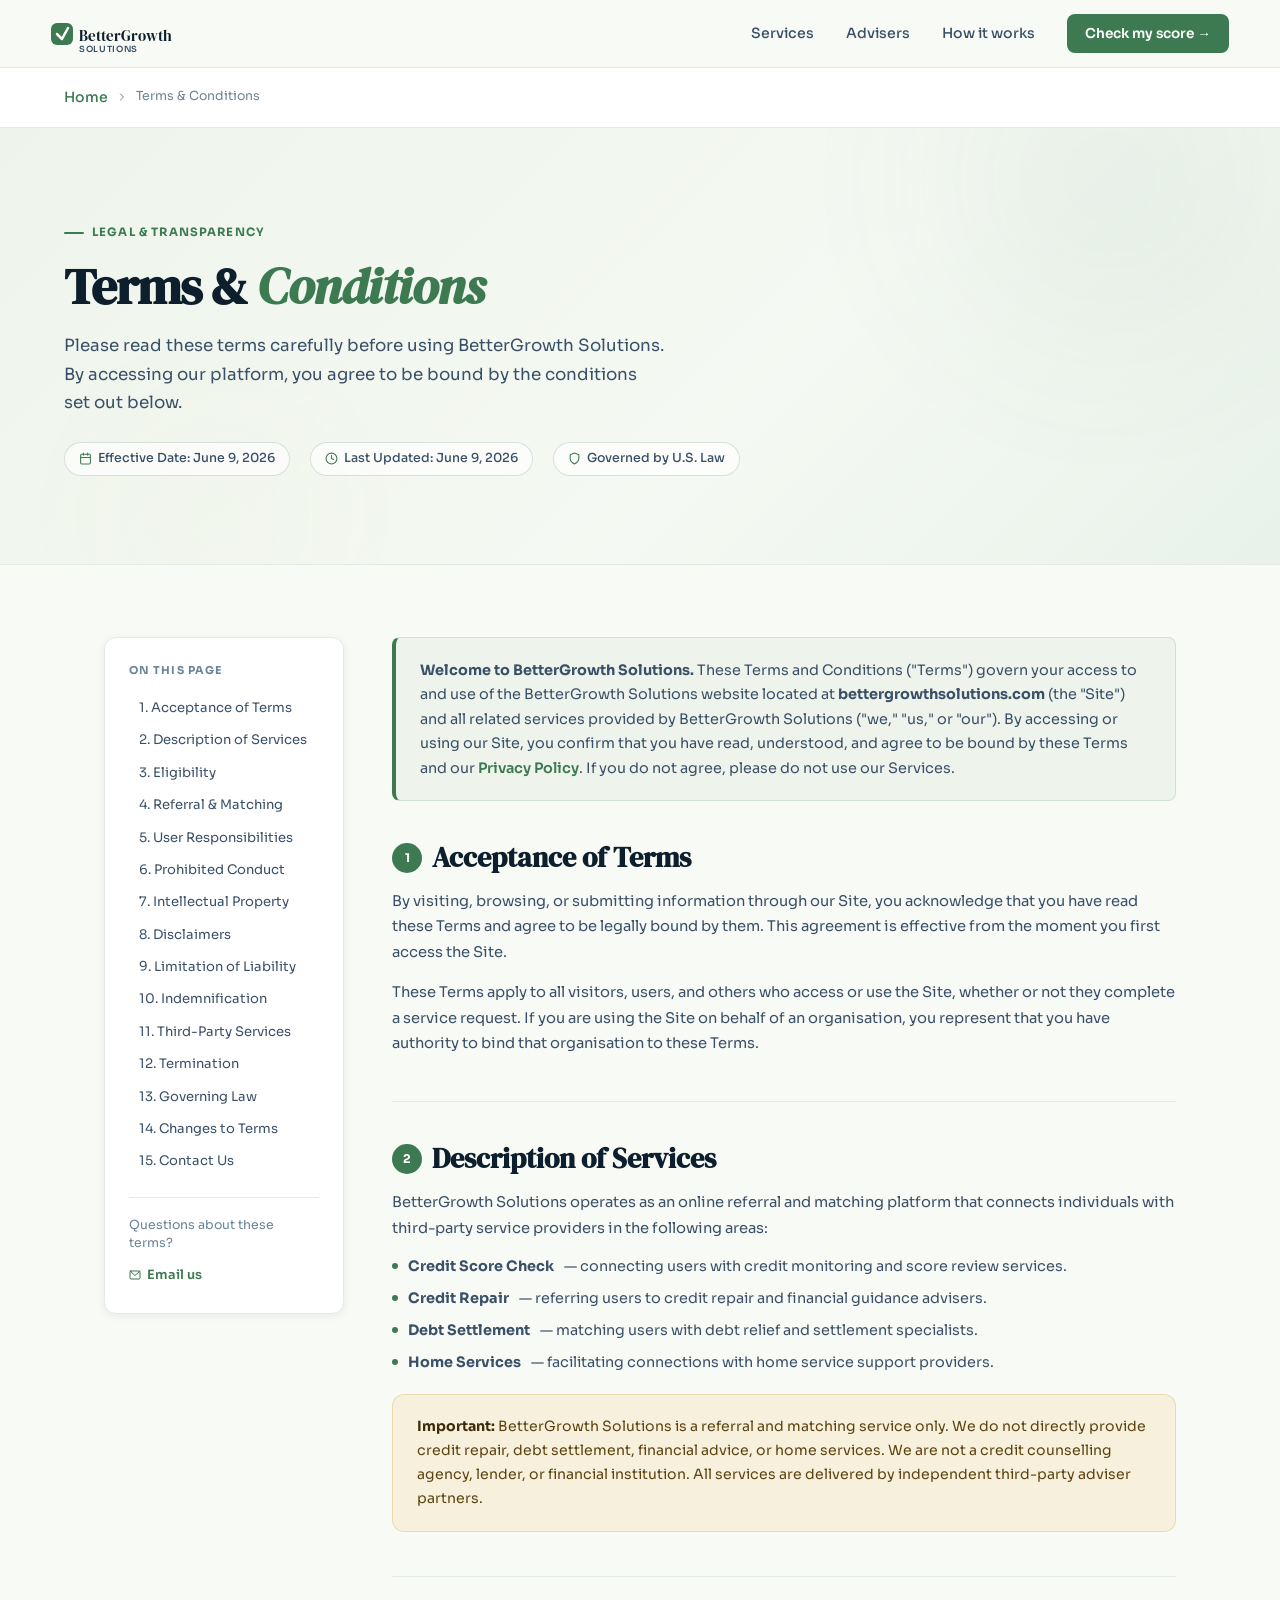
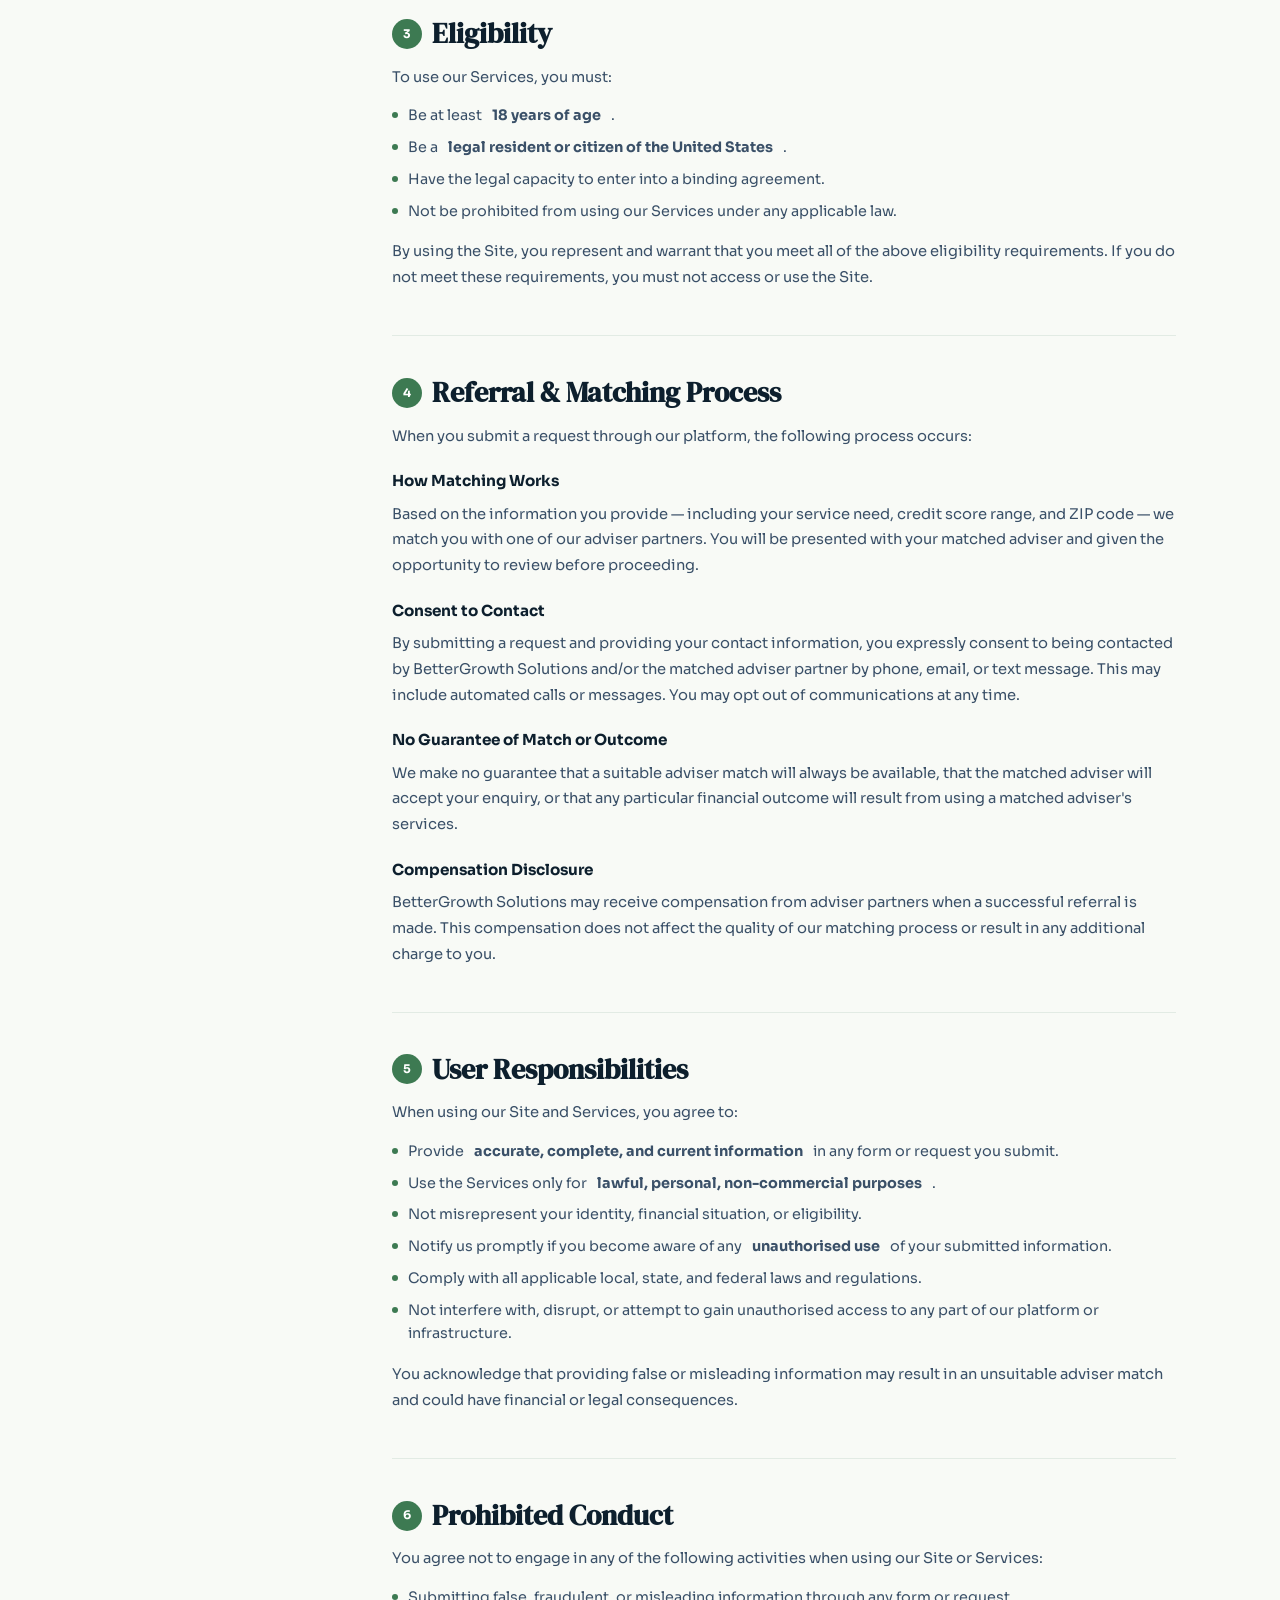
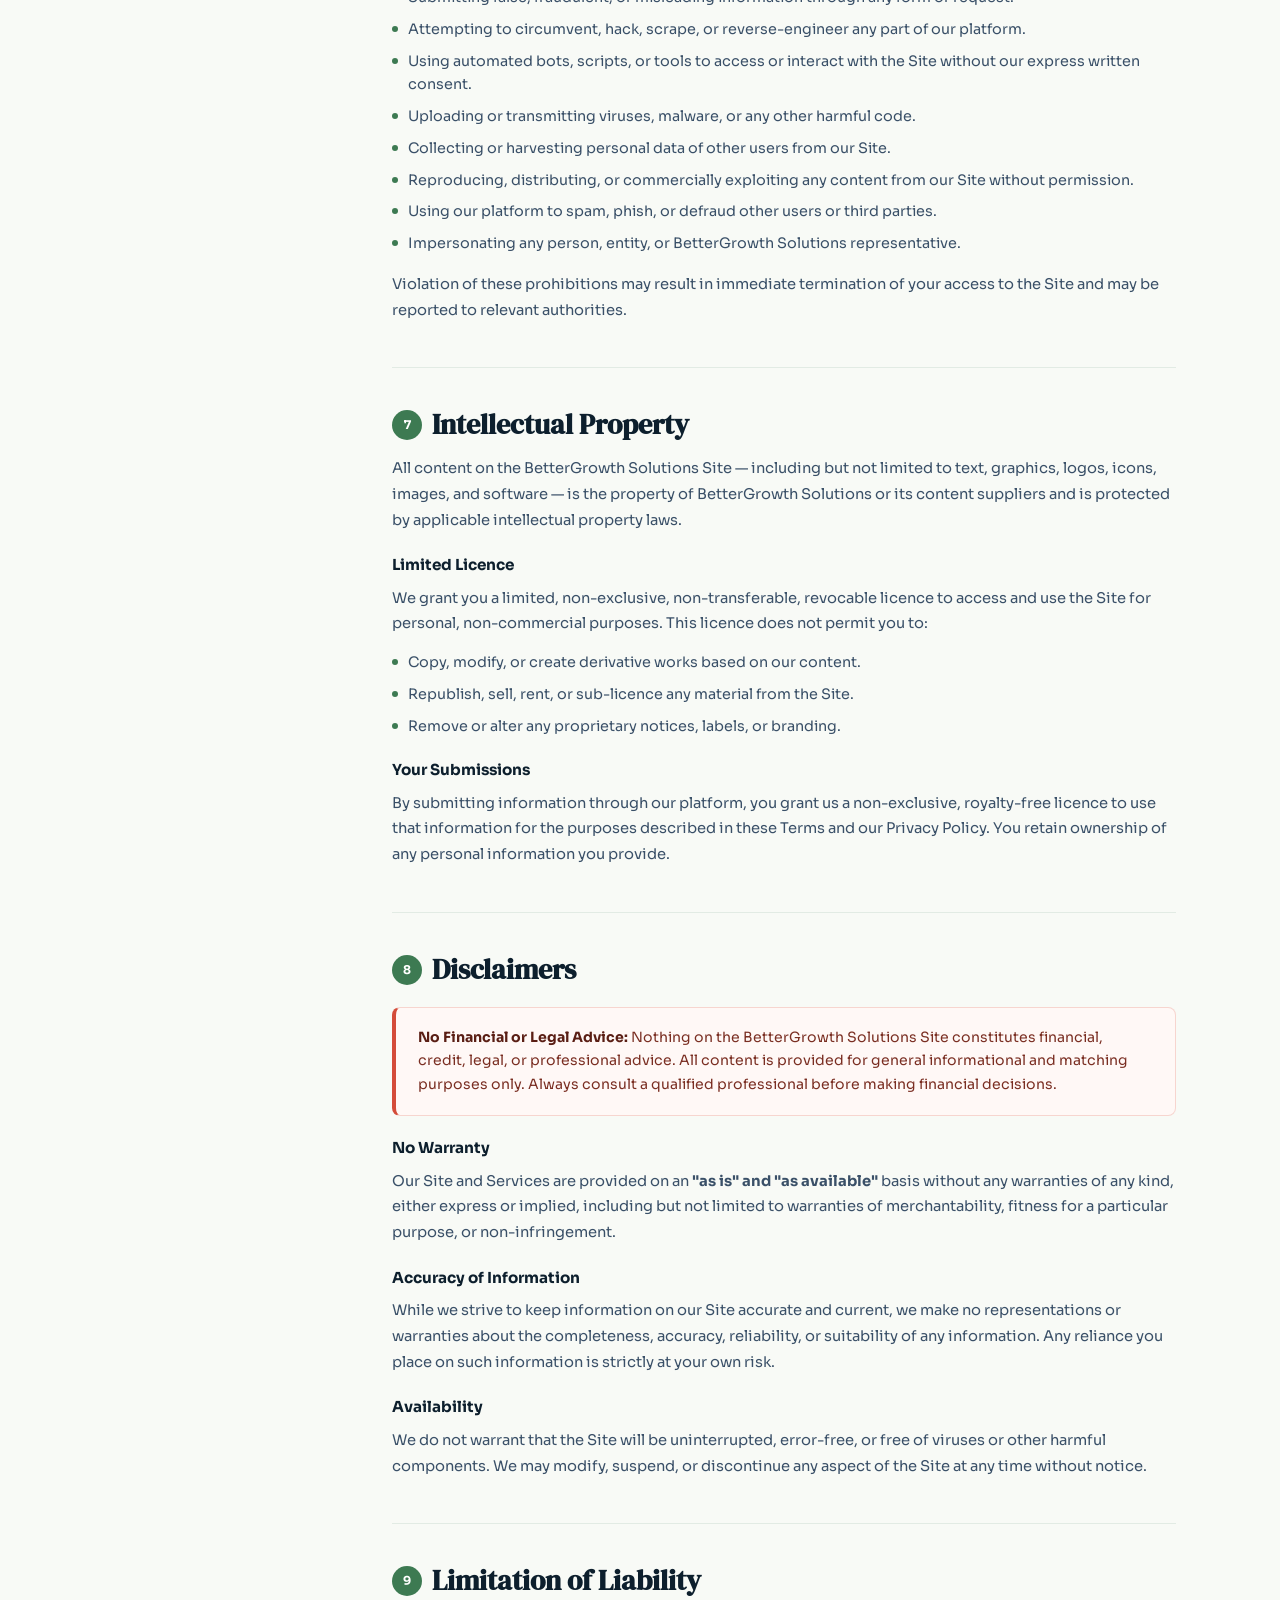
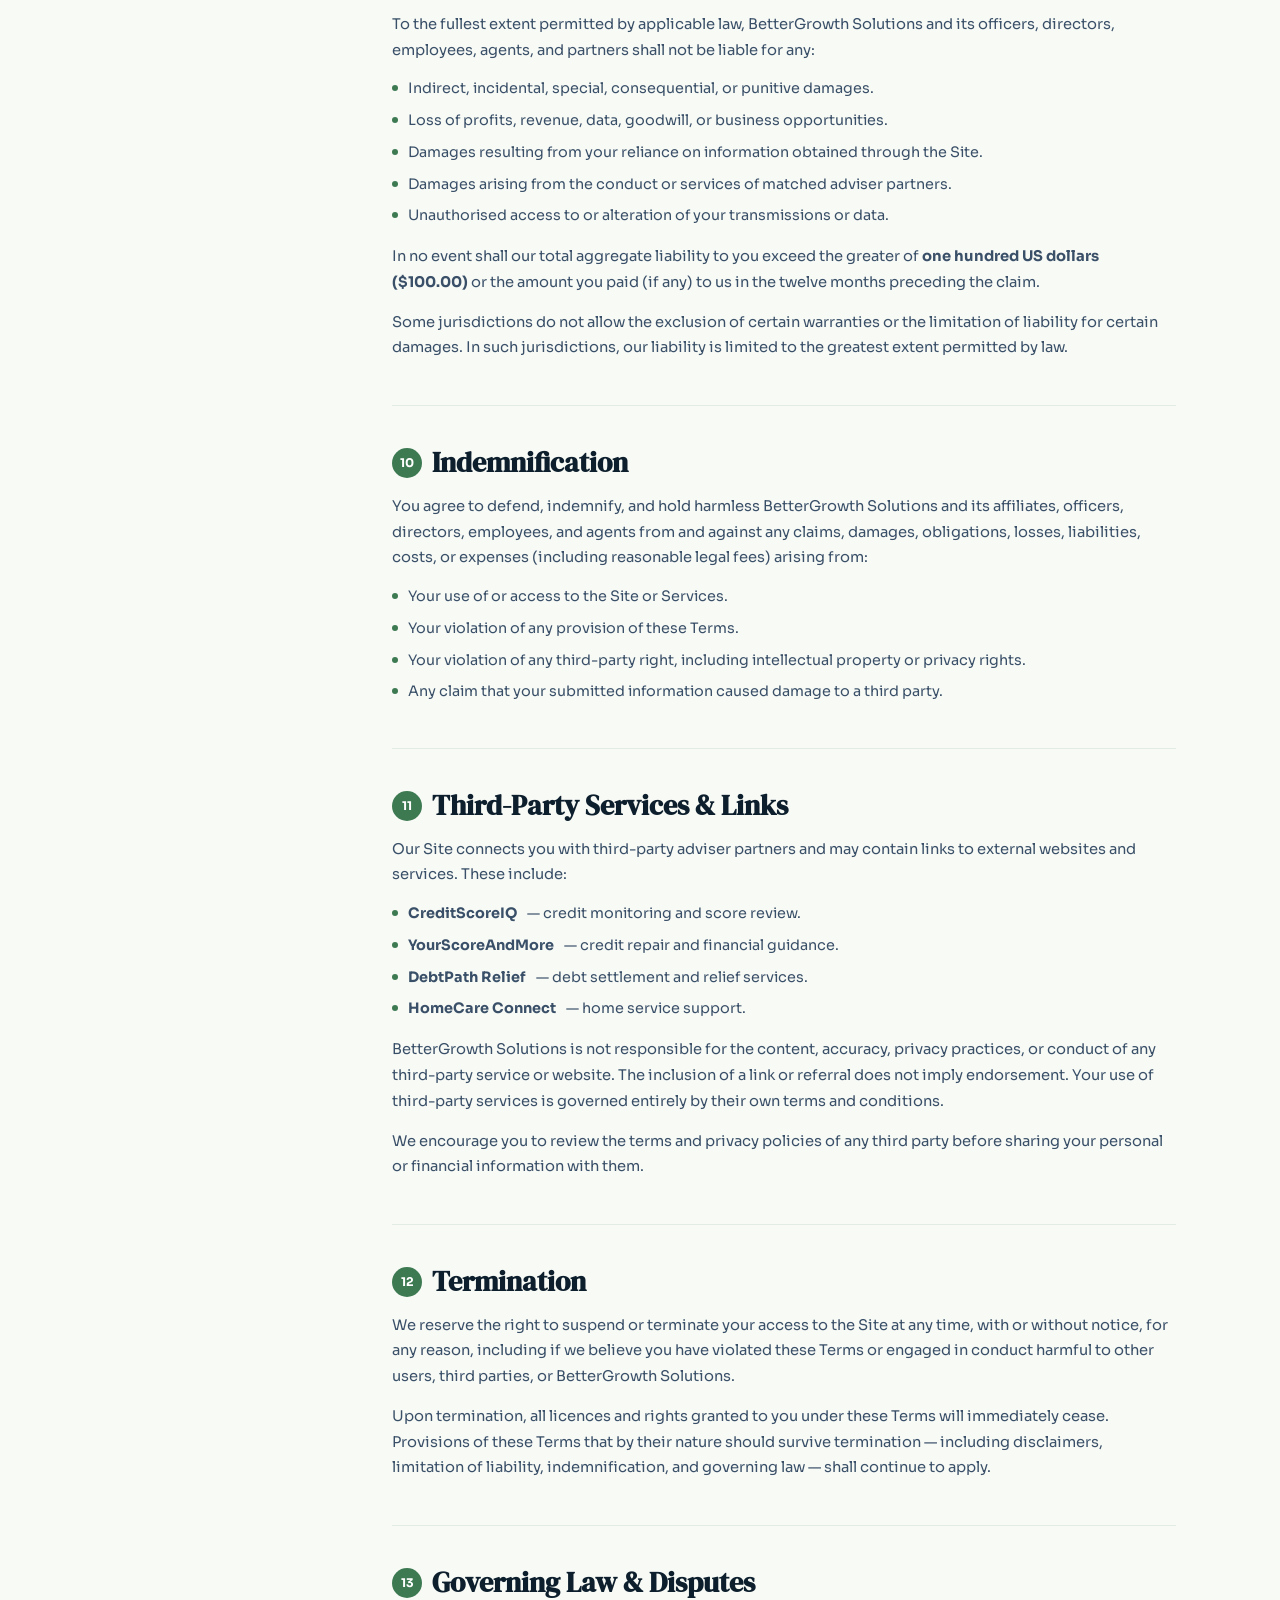
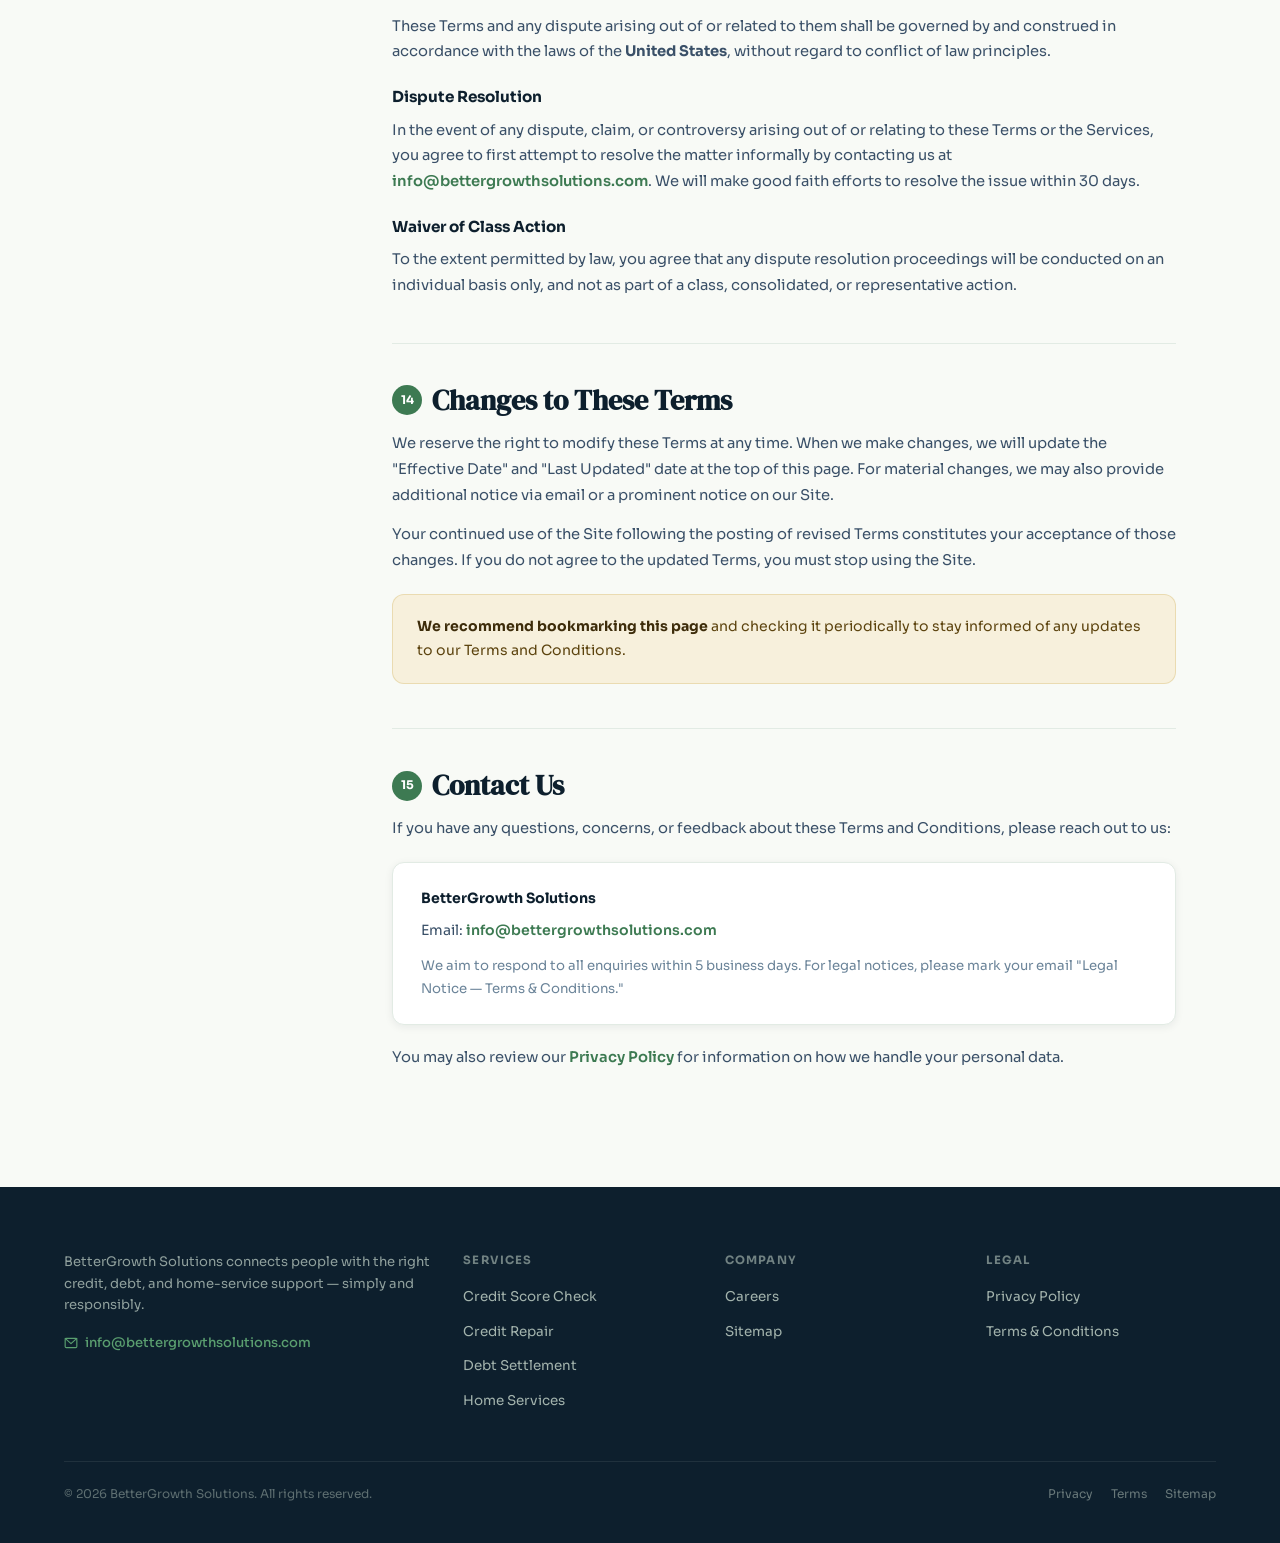
<file: terms&conditions.html>
<!DOCTYPE html>
<html lang="en">
<head>
  <meta charset="utf-8" />
  <meta name="viewport" content="width=device-width, initial-scale=1" />
  <title>Terms &amp; Conditions | BetterGrowth Solutions</title>

     <!-- Favicon -->
    <link rel="icon" href="bettergrowthsolutions.jpg" type="image/jpeg">
    <link rel="apple-touch-icon" href="bettergrowthsolutions.jpg">
    
  <meta name="description" content="Terms and Conditions for BetterGrowth Solutions. Please read these terms carefully before using our services." />
  <link rel="preconnect" href="https://fonts.googleapis.com" />
  <link rel="preconnect" href="https://fonts.gstatic.com" crossorigin />
  <link href="https://fonts.googleapis.com/css2?family=Sora:wght@300;400;500;600;700;800&family=DM+Serif+Display:ital@0;1&display=swap" rel="stylesheet" />
  <style>
    :root {
      --ink: #0d1f2d;
      --ink-soft: #3a5068;
      --muted: #6b8499;
      --line: #e2ebe4;
      --paper: #f8faf6;
      --soft: #eef3ec;
      --sage: #d6e5d8;
      --teal: #3d7a52;
      --teal-light: #5a9e6f;
      --teal-dark: #0d2a1a;
      --navy: #0d1f2d;
      --gold: #c9a84c;
      --gold-soft: #f7f0dc;
      --white: #ffffff;
      --shadow-sm: 0 2px 8px rgba(13,31,45,0.07);
      --shadow: 0 16px 48px rgba(13,31,45,0.13);
      --shadow-lg: 0 28px 72px rgba(13,31,45,0.18);
      --radius: 12px;
      --radius-sm: 8px;
      --transition: all 0.22s cubic-bezier(0.4,0,0.2,1);
    }

    *, *::before, *::after { box-sizing: border-box; margin: 0; padding: 0; }
    html { scroll-behavior: smooth; font-size: 16px; }
    body {
      font-family: 'Sora', sans-serif;
      color: var(--ink);
      background: var(--paper);
      line-height: 1.6;
      overflow-x: hidden;
    }
    a { color: inherit; text-decoration: none; }
    img { max-width: 100%; display: block; }

    /* ── HEADER ── */
    .site-header {
      position: sticky;
      top: 0;
      z-index: 100;
      display: flex;
      align-items: center;
      justify-content: space-between;
      gap: 16px;
      padding: 0 clamp(16px, 4vw, 56px);
      height: 68px;
      background: rgba(248,250,246,0.96);
      border-bottom: 1px solid var(--line);
      backdrop-filter: blur(20px);
      -webkit-backdrop-filter: blur(20px);
    }

    .brand { display: flex; align-items: center; }

    nav {
      display: flex;
      align-items: center;
      gap: clamp(12px, 2.5vw, 32px);
    }
    nav a {
      color: var(--ink-soft);
      font-size: 0.88rem;
      font-weight: 500;
      transition: var(--transition);
      padding: 4px 0;
      position: relative;
    }
    nav a::after {
      content: '';
      position: absolute;
      bottom: 0; left: 0;
      width: 0; height: 2px;
      background: var(--teal);
      border-radius: 2px;
      transition: width 0.2s ease;
    }
    nav a:hover { color: var(--teal); }
    nav a:hover::after { width: 100%; }

    .nav-action {
      background: var(--teal);
      color: white !important;
      border-radius: var(--radius-sm);
      padding: 9px 18px !important;
      font-size: 0.85rem !important;
      font-weight: 600 !important;
      transition: var(--transition);
      flex-shrink: 0;
    }
    .nav-action::after { display: none !important; }
    .nav-action:hover {
      background: var(--teal-light);
      transform: translateY(-1px);
      box-shadow: 0 4px 16px rgba(61,122,82,0.3);
    }

    .menu-toggle {
      display: none;
      background: none;
      border: 1px solid var(--line);
      border-radius: var(--radius-sm);
      width: 40px; height: 40px;
      cursor: pointer;
      flex-direction: column;
      align-items: center;
      justify-content: center;
      gap: 5px;
    }
    .menu-toggle span {
      display: block;
      width: 18px; height: 2px;
      background: var(--ink);
      border-radius: 2px;
      transition: var(--transition);
    }

    .mobile-nav {
      display: none;
      position: fixed;
      top: 68px; left: 0; right: 0;
      background: var(--white);
      border-bottom: 1px solid var(--line);
      padding: 16px clamp(16px, 4vw, 56px);
      flex-direction: column;
      gap: 4px;
      z-index: 99;
      box-shadow: var(--shadow);
    }
    .mobile-nav.open { display: flex; }
    .mobile-nav a {
      padding: 12px 14px;
      border-radius: var(--radius-sm);
      font-weight: 500;
      color: var(--ink-soft);
      transition: var(--transition);
    }
    .mobile-nav a:hover { background: var(--soft); color: var(--teal); }
    .mobile-nav .nav-action {
      background: var(--teal);
      color: white;
      padding: 13px 14px;
      text-align: center;
      border-radius: var(--radius-sm);
      margin-top: 6px;
      font-weight: 600;
    }

    /* ── BREADCRUMB ── */
    .breadcrumb {
      display: flex;
      align-items: center;
      gap: 8px;
      padding: 14px clamp(16px, 5vw, 72px);
      background: var(--white);
      border-bottom: 1px solid var(--line);
      font-size: 0.78rem;
      color: var(--muted);
    }
    .breadcrumb a { color: var(--teal); font-weight: 500; }
    .breadcrumb a:hover { text-decoration: underline; }
    .breadcrumb span { color: var(--muted); }

    /* ── PAGE HERO ── */
    .page-hero {
      background: linear-gradient(135deg, #eef4eb 0%, #f5f9f3 60%, #e8f2ea 100%);
      padding: clamp(48px, 7vw, 88px) clamp(16px, 5vw, 72px);
      position: relative;
      overflow: hidden;
      border-bottom: 1px solid var(--line);
    }
    .page-hero-orb {
      position: absolute;
      border-radius: 50%;
      filter: blur(80px);
      opacity: 0.4;
      pointer-events: none;
    }
    .page-hero-orb-1 {
      width: 500px; height: 500px;
      top: -200px; right: -80px;
      background: radial-gradient(circle, rgba(61,122,82,0.22), transparent 70%);
    }
    .page-hero-orb-2 {
      width: 300px; height: 300px;
      bottom: -100px; left: 5%;
      background: radial-gradient(circle, rgba(201,168,76,0.12), transparent 70%);
    }
    .page-hero-inner { position: relative; max-width: 760px; }

    .eyebrow {
      display: inline-flex;
      align-items: center;
      gap: 8px;
      font-size: 0.72rem;
      font-weight: 700;
      letter-spacing: 0.1em;
      text-transform: uppercase;
      color: var(--teal);
      margin-bottom: 16px;
    }
    .eyebrow::before {
      content: '';
      display: block;
      width: 20px; height: 2px;
      background: var(--teal);
      border-radius: 2px;
    }

    .page-hero h1 {
      font-family: 'DM Serif Display', serif;
      font-size: clamp(2rem, 4vw, 3.2rem);
      line-height: 1.1;
      letter-spacing: -0.02em;
      color: var(--ink);
      margin-bottom: 18px;
    }
    .page-hero h1 em { font-style: italic; color: var(--teal); }

    .page-hero-meta {
      display: flex;
      flex-wrap: wrap;
      gap: 8px 20px;
      align-items: center;
      margin-top: 24px;
    }
    .meta-pill {
      display: inline-flex;
      align-items: center;
      gap: 6px;
      border: 1px solid rgba(61,122,82,0.2);
      border-radius: 999px;
      padding: 6px 14px;
      background: rgba(255,255,255,0.7);
      color: var(--ink-soft);
      font-size: 0.78rem;
      font-weight: 500;
      backdrop-filter: blur(4px);
    }
    .meta-pill svg { color: var(--teal); flex-shrink: 0; }

    /* ── CONTENT LAYOUT ── */
    .content-wrapper {
      max-width: 1200px;
      margin: 0 auto;
      padding: clamp(40px, 6vw, 72px) clamp(16px, 5vw, 72px);
      display: grid;
      grid-template-columns: 240px 1fr;
      gap: 48px;
      align-items: start;
    }

    /* ── STICKY TOC ── */
    .toc {
      position: sticky;
      top: 88px;
      background: var(--white);
      border: 1px solid var(--line);
      border-radius: var(--radius);
      padding: 24px;
      box-shadow: var(--shadow-sm);
    }
    .toc-title {
      font-size: 0.68rem;
      font-weight: 700;
      letter-spacing: 0.1em;
      text-transform: uppercase;
      color: var(--muted);
      margin-bottom: 14px;
    }
    .toc ul {
      list-style: none;
      display: flex;
      flex-direction: column;
      gap: 2px;
    }
    .toc ul li a {
      display: block;
      font-size: 0.82rem;
      color: var(--ink-soft);
      padding: 6px 10px;
      border-radius: var(--radius-sm);
      transition: var(--transition);
      line-height: 1.4;
    }
    .toc ul li a:hover {
      background: var(--soft);
      color: var(--teal);
      padding-left: 14px;
    }
    .toc-cta {
      margin-top: 20px;
      padding-top: 18px;
      border-top: 1px solid var(--line);
    }
    .toc-cta p {
      font-size: 0.78rem;
      color: var(--muted);
      margin-bottom: 10px;
      line-height: 1.5;
    }
    .toc-cta a {
      display: inline-flex;
      align-items: center;
      gap: 6px;
      font-size: 0.8rem;
      font-weight: 600;
      color: var(--teal);
      transition: var(--transition);
    }
    .toc-cta a:hover { color: var(--teal-light); }

    /* ── POLICY CONTENT ── */
    .policy-content { min-width: 0; }

    .policy-intro {
      background: var(--soft);
      border: 1px solid rgba(61,122,82,0.15);
      border-left: 4px solid var(--teal);
      border-radius: var(--radius-sm);
      padding: 20px 24px;
      margin-bottom: 40px;
      font-size: 0.9rem;
      color: var(--ink-soft);
      line-height: 1.7;
    }

    .policy-section {
      margin-bottom: 44px;
      scroll-margin-top: 88px;
    }
    .policy-section h2 {
      font-family: 'DM Serif Display', serif;
      font-size: clamp(1.3rem, 2.5vw, 1.75rem);
      color: var(--ink);
      margin-bottom: 14px;
      line-height: 1.2;
      display: flex;
      align-items: center;
      gap: 10px;
    }
    .section-num {
      display: inline-flex;
      align-items: center;
      justify-content: center;
      width: 30px; height: 30px;
      min-width: 30px;
      background: var(--teal);
      color: white;
      font-family: 'Sora', sans-serif;
      font-size: 0.75rem;
      font-weight: 700;
      border-radius: 50%;
      flex-shrink: 0;
    }
    .policy-section p {
      color: var(--ink-soft);
      font-size: 0.92rem;
      line-height: 1.75;
      margin-bottom: 14px;
    }
    .policy-section p:last-child { margin-bottom: 0; }
    .policy-section h3 {
      font-size: 0.95rem;
      font-weight: 700;
      color: var(--ink);
      margin: 20px 0 8px;
    }

    .policy-list {
      list-style: none;
      display: flex;
      flex-direction: column;
      gap: 8px;
      margin-bottom: 16px;
    }
    .policy-list li {
      display: flex;
      align-items: flex-start;
      gap: 10px;
      font-size: 0.9rem;
      color: var(--ink-soft);
      line-height: 1.65;
    }
    .policy-list li::before {
      content: '';
      display: block;
      width: 6px; height: 6px;
      min-width: 6px;
      background: var(--teal);
      border-radius: 50%;
      margin-top: 8px;
    }

    .policy-divider {
      height: 1px;
      background: var(--line);
      margin: 40px 0;
    }

    .highlight-box {
      background: var(--gold-soft);
      border: 1px solid rgba(201,168,76,0.3);
      border-radius: var(--radius);
      padding: 20px 24px;
      margin: 20px 0;
    }
    .highlight-box p {
      color: #5c430e;
      font-size: 0.88rem;
      line-height: 1.7;
      margin-bottom: 0 !important;
    }
    .highlight-box strong { color: #3d2c0a; }

    .warning-box {
      background: #fff8f6;
      border: 1px solid rgba(212,76,58,0.2);
      border-left: 4px solid #d44c3a;
      border-radius: var(--radius-sm);
      padding: 18px 22px;
      margin: 20px 0;
    }
    .warning-box p {
      color: #7a2e22;
      font-size: 0.88rem;
      line-height: 1.7;
      margin-bottom: 0 !important;
    }
    .warning-box strong { color: #5a1e14; }

    .contact-card {
      background: var(--white);
      border: 1px solid var(--line);
      border-radius: var(--radius);
      padding: 24px 28px;
      box-shadow: var(--shadow-sm);
      margin-top: 20px;
    }
    .contact-card p {
      font-size: 0.88rem;
      color: var(--ink-soft);
      line-height: 1.7;
      margin-bottom: 8px;
    }
    .contact-card a { color: var(--teal); font-weight: 600; transition: var(--transition); }
    .contact-card a:hover { color: var(--teal-light); }

    /* ── FOOTER ── */
    .site-footer {
      background: var(--navy);
      color: rgba(214,229,216,0.75);
      padding: clamp(40px, 6vw, 64px) clamp(16px, 5vw, 72px) clamp(28px, 4vw, 40px);
    }
    .footer-grid {
      display: grid;
      grid-template-columns: 1.6fr 1fr 1fr 1fr;
      gap: 40px 32px;
      margin-bottom: 48px;
    }
    .footer-tagline {
      font-size: 0.82rem;
      line-height: 1.65;
      margin-bottom: 16px;
      color: rgba(214,229,216,0.65);
    }
    .footer-email a {
      display: inline-flex;
      align-items: center;
      gap: 7px;
      font-size: 0.82rem;
      font-weight: 500;
      color: var(--teal-light);
      text-decoration: none;
      transition: var(--transition);
    }
    .footer-email a:hover { color: #8fd4aa; }
    .footer-col h4 {
      font-size: 0.72rem;
      font-weight: 700;
      letter-spacing: 0.1em;
      text-transform: uppercase;
      color: rgba(214,229,216,0.5);
      margin-bottom: 14px;
    }
    .footer-col ul {
      list-style: none;
      display: flex;
      flex-direction: column;
      gap: 9px;
    }
    .footer-col ul li a {
      font-size: 0.84rem;
      color: rgba(214,229,216,0.75);
      text-decoration: none;
      transition: var(--transition);
    }
    .footer-col ul li a:hover { color: #fff; padding-left: 3px; }
    .footer-bottom {
      border-top: 1px solid rgba(255,255,255,0.08);
      padding-top: 22px;
      display: flex;
      align-items: center;
      justify-content: space-between;
      flex-wrap: wrap;
      gap: 10px;
    }
    .footer-bottom p { font-size: 0.75rem; color: rgba(214,229,216,0.4); }
    .footer-legal-links { display: flex; gap: 18px; }
    .footer-legal-links a {
      font-size: 0.75rem;
      color: rgba(214,229,216,0.45);
      text-decoration: none;
      transition: var(--transition);
    }
    .footer-legal-links a:hover { color: rgba(214,229,216,0.85); }

    /* ── RESPONSIVE ── */
    @media (max-width: 900px) {
      .content-wrapper { grid-template-columns: 1fr; }
      .toc { position: static; }
    }
    @media (max-width: 860px) {
      nav { display: none; }
      .menu-toggle { display: flex; }
      .nav-action { display: none; }
    }
    @media (max-width: 768px) {
      .footer-grid { grid-template-columns: 1fr 1fr; }
    }
    @media (max-width: 480px) {
      .footer-grid { grid-template-columns: 1fr; }
      .footer-bottom { flex-direction: column; align-items: flex-start; }
    }

    @keyframes fadeUp {
      from { opacity: 0; transform: translateY(20px); }
      to   { opacity: 1; transform: translateY(0); }
    }
    .animate-in { animation: fadeUp 0.5s cubic-bezier(0.4,0,0.2,1) both; }
  </style>
</head>
<body>

  <!-- HEADER -->
  <header class="site-header">
    <a class="brand" href="index.html" aria-label="BetterGrowth Solutions home">
      <svg height="38" viewBox="0 0 180 38" fill="none" xmlns="http://www.w3.org/2000/svg" aria-label="BetterGrowth Solutions">
        <rect x="0" y="8" width="22" height="22" rx="6" fill="#3d7a52"/>
        <path d="M6 19 L11 24 L17 13" stroke="white" stroke-width="2.5" stroke-linecap="round" stroke-linejoin="round"/>
        <text x="28" y="26" font-family="'DM Serif Display', serif" font-size="15" fill="#0d1f2d" font-weight="400">BetterGrowth</text>
        <text x="28" y="37" font-family="'Sora', sans-serif" font-size="8.5" fill="#3a5068" font-weight="600" letter-spacing="0.08em">SOLUTIONS</text>
      </svg>
    </a>
    <nav aria-label="Main navigation">
      <a href="index.html#services">Services</a>
      <a href="index.html#advisers">Advisers</a>
      <a href="index.html#support">How it works</a>
      <a class="nav-action" href="index.html#credit-check">Check my score →</a>
    </nav>
    <button class="menu-toggle" aria-label="Toggle menu" id="menuToggle">
      <span></span><span></span><span></span>
    </button>
  </header>

  <nav class="mobile-nav" id="mobileNav" aria-label="Mobile navigation">
    <a href="index.html#services">Services</a>
    <a href="index.html#advisers">Advisers</a>
    <a href="index.html#support">How it works</a>
    <a class="nav-action" href="index.html#credit-check">Check my score →</a>
  </nav>

  <!-- BREADCRUMB -->
  <nav class="breadcrumb" aria-label="Breadcrumb">
    <a href="index.html">Home</a>
    <svg width="12" height="12" viewBox="0 0 24 24" fill="none" stroke="currentColor" stroke-width="2" stroke-linecap="round" stroke-linejoin="round"><polyline points="9 18 15 12 9 6"/></svg>
    <span>Terms &amp; Conditions</span>
  </nav>

  <main>

    <!-- PAGE HERO -->
    <section class="page-hero">
      <div class="page-hero-orb page-hero-orb-1" aria-hidden="true"></div>
      <div class="page-hero-orb page-hero-orb-2" aria-hidden="true"></div>
      <div class="page-hero-inner animate-in">
        <p class="eyebrow">Legal &amp; Transparency</p>
        <h1>Terms &amp; <em>Conditions</em></h1>
        <p style="color:var(--ink-soft);font-size:clamp(0.92rem,1.4vw,1.05rem);line-height:1.7;max-width:600px;margin-top:14px;">
          Please read these terms carefully before using BetterGrowth Solutions. By accessing our platform, you agree to be bound by the conditions set out below.
        </p>
        <div class="page-hero-meta">
          <span class="meta-pill">
            <svg width="13" height="13" viewBox="0 0 24 24" fill="none" stroke="currentColor" stroke-width="2" stroke-linecap="round" stroke-linejoin="round"><rect x="3" y="4" width="18" height="18" rx="2"/><line x1="16" y1="2" x2="16" y2="6"/><line x1="8" y1="2" x2="8" y2="6"/><line x1="3" y1="10" x2="21" y2="10"/></svg>
            Effective Date: June 9, 2026
          </span>
          <span class="meta-pill">
            <svg width="13" height="13" viewBox="0 0 24 24" fill="none" stroke="currentColor" stroke-width="2" stroke-linecap="round" stroke-linejoin="round"><circle cx="12" cy="12" r="10"/><polyline points="12 6 12 12 16 14"/></svg>
            Last Updated: June 9, 2026
          </span>
          <span class="meta-pill">
            <svg width="13" height="13" viewBox="0 0 24 24" fill="none" stroke="currentColor" stroke-width="2" stroke-linecap="round" stroke-linejoin="round"><path d="M12 22s8-4 8-10V5l-8-3-8 3v7c0 6 8 10 8 10z"/></svg>
            Governed by U.S. Law
          </span>
        </div>
      </div>
    </section>

    <!-- CONTENT -->
    <div class="content-wrapper">

      <!-- TABLE OF CONTENTS -->
      <aside class="toc" aria-label="Table of contents">
        <p class="toc-title">On this page</p>
        <ul>
          <li><a href="#acceptance">1. Acceptance of Terms</a></li>
          <li><a href="#services">2. Description of Services</a></li>
          <li><a href="#eligibility">3. Eligibility</a></li>
          <li><a href="#referral">4. Referral &amp; Matching</a></li>
          <li><a href="#user-responsibilities">5. User Responsibilities</a></li>
          <li><a href="#prohibited">6. Prohibited Conduct</a></li>
          <li><a href="#intellectual-property">7. Intellectual Property</a></li>
          <li><a href="#disclaimers">8. Disclaimers</a></li>
          <li><a href="#limitation">9. Limitation of Liability</a></li>
          <li><a href="#indemnification">10. Indemnification</a></li>
          <li><a href="#third-party">11. Third-Party Services</a></li>
          <li><a href="#termination">12. Termination</a></li>
          <li><a href="#governing-law">13. Governing Law</a></li>
          <li><a href="#changes">14. Changes to Terms</a></li>
          <li><a href="#contact">15. Contact Us</a></li>
        </ul>
        <div class="toc-cta">
          <p>Questions about these terms?</p>
          <a href="mailto:info@bettergrowthsolutions.com">
            <svg width="12" height="12" viewBox="0 0 24 24" fill="none" stroke="currentColor" stroke-width="2" stroke-linecap="round" stroke-linejoin="round"><rect x="2" y="4" width="20" height="16" rx="2"/><polyline points="2,4 12,13 22,4"/></svg>
            Email us
          </a>
        </div>
      </aside>

      <!-- TERMS TEXT -->
      <article class="policy-content">

        <div class="policy-intro">
          <strong>Welcome to BetterGrowth Solutions.</strong> These Terms and Conditions ("Terms") govern your access to and use of the BetterGrowth Solutions website located at <strong>bettergrowthsolutions.com</strong> (the "Site") and all related services provided by BetterGrowth Solutions ("we," "us," or "our"). By accessing or using our Site, you confirm that you have read, understood, and agree to be bound by these Terms and our <a href="privacypolicy.html" style="color:var(--teal);font-weight:600;">Privacy Policy</a>. If you do not agree, please do not use our Services.
        </div>

        <!-- SECTION 1 -->
        <section class="policy-section" id="acceptance">
          <h2><span class="section-num">1</span> Acceptance of Terms</h2>
          <p>By visiting, browsing, or submitting information through our Site, you acknowledge that you have read these Terms and agree to be legally bound by them. This agreement is effective from the moment you first access the Site.</p>
          <p>These Terms apply to all visitors, users, and others who access or use the Site, whether or not they complete a service request. If you are using the Site on behalf of an organisation, you represent that you have authority to bind that organisation to these Terms.</p>
        </section>

        <div class="policy-divider"></div>

        <!-- SECTION 2 -->
        <section class="policy-section" id="services">
          <h2><span class="section-num">2</span> Description of Services</h2>
          <p>BetterGrowth Solutions operates as an online referral and matching platform that connects individuals with third-party service providers in the following areas:</p>
          <ul class="policy-list">
            <li><strong>Credit Score Check</strong> — connecting users with credit monitoring and score review services.</li>
            <li><strong>Credit Repair</strong> — referring users to credit repair and financial guidance advisers.</li>
            <li><strong>Debt Settlement</strong> — matching users with debt relief and settlement specialists.</li>
            <li><strong>Home Services</strong> — facilitating connections with home service support providers.</li>
          </ul>
          <div class="highlight-box">
            <p><strong>Important:</strong> BetterGrowth Solutions is a referral and matching service only. We do not directly provide credit repair, debt settlement, financial advice, or home services. We are not a credit counselling agency, lender, or financial institution. All services are delivered by independent third-party adviser partners.</p>
          </div>
        </section>

        <div class="policy-divider"></div>

        <!-- SECTION 3 -->
        <section class="policy-section" id="eligibility">
          <h2><span class="section-num">3</span> Eligibility</h2>
          <p>To use our Services, you must:</p>
          <ul class="policy-list">
            <li>Be at least <strong>18 years of age</strong>.</li>
            <li>Be a <strong>legal resident or citizen of the United States</strong>.</li>
            <li>Have the legal capacity to enter into a binding agreement.</li>
            <li>Not be prohibited from using our Services under any applicable law.</li>
          </ul>
          <p>By using the Site, you represent and warrant that you meet all of the above eligibility requirements. If you do not meet these requirements, you must not access or use the Site.</p>
        </section>

        <div class="policy-divider"></div>

        <!-- SECTION 4 -->
        <section class="policy-section" id="referral">
          <h2><span class="section-num">4</span> Referral &amp; Matching Process</h2>
          <p>When you submit a request through our platform, the following process occurs:</p>

          <h3>How Matching Works</h3>
          <p>Based on the information you provide — including your service need, credit score range, and ZIP code — we match you with one of our adviser partners. You will be presented with your matched adviser and given the opportunity to review before proceeding.</p>

          <h3>Consent to Contact</h3>
          <p>By submitting a request and providing your contact information, you expressly consent to being contacted by BetterGrowth Solutions and/or the matched adviser partner by phone, email, or text message. This may include automated calls or messages. You may opt out of communications at any time.</p>

          <h3>No Guarantee of Match or Outcome</h3>
          <p>We make no guarantee that a suitable adviser match will always be available, that the matched adviser will accept your enquiry, or that any particular financial outcome will result from using a matched adviser's services.</p>

          <h3>Compensation Disclosure</h3>
          <p>BetterGrowth Solutions may receive compensation from adviser partners when a successful referral is made. This compensation does not affect the quality of our matching process or result in any additional charge to you.</p>
        </section>

        <div class="policy-divider"></div>

        <!-- SECTION 5 -->
        <section class="policy-section" id="user-responsibilities">
          <h2><span class="section-num">5</span> User Responsibilities</h2>
          <p>When using our Site and Services, you agree to:</p>
          <ul class="policy-list">
            <li>Provide <strong>accurate, complete, and current information</strong> in any form or request you submit.</li>
            <li>Use the Services only for <strong>lawful, personal, non-commercial purposes</strong>.</li>
            <li>Not misrepresent your identity, financial situation, or eligibility.</li>
            <li>Notify us promptly if you become aware of any <strong>unauthorised use</strong> of your submitted information.</li>
            <li>Comply with all applicable local, state, and federal laws and regulations.</li>
            <li>Not interfere with, disrupt, or attempt to gain unauthorised access to any part of our platform or infrastructure.</li>
          </ul>
          <p>You acknowledge that providing false or misleading information may result in an unsuitable adviser match and could have financial or legal consequences.</p>
        </section>

        <div class="policy-divider"></div>

        <!-- SECTION 6 -->
        <section class="policy-section" id="prohibited">
          <h2><span class="section-num">6</span> Prohibited Conduct</h2>
          <p>You agree not to engage in any of the following activities when using our Site or Services:</p>
          <ul class="policy-list">
            <li>Submitting false, fraudulent, or misleading information through any form or request.</li>
            <li>Attempting to circumvent, hack, scrape, or reverse-engineer any part of our platform.</li>
            <li>Using automated bots, scripts, or tools to access or interact with the Site without our express written consent.</li>
            <li>Uploading or transmitting viruses, malware, or any other harmful code.</li>
            <li>Collecting or harvesting personal data of other users from our Site.</li>
            <li>Reproducing, distributing, or commercially exploiting any content from our Site without permission.</li>
            <li>Using our platform to spam, phish, or defraud other users or third parties.</li>
            <li>Impersonating any person, entity, or BetterGrowth Solutions representative.</li>
          </ul>
          <p>Violation of these prohibitions may result in immediate termination of your access to the Site and may be reported to relevant authorities.</p>
        </section>

        <div class="policy-divider"></div>

        <!-- SECTION 7 -->
        <section class="policy-section" id="intellectual-property">
          <h2><span class="section-num">7</span> Intellectual Property</h2>
          <p>All content on the BetterGrowth Solutions Site — including but not limited to text, graphics, logos, icons, images, and software — is the property of BetterGrowth Solutions or its content suppliers and is protected by applicable intellectual property laws.</p>

          <h3>Limited Licence</h3>
          <p>We grant you a limited, non-exclusive, non-transferable, revocable licence to access and use the Site for personal, non-commercial purposes. This licence does not permit you to:</p>
          <ul class="policy-list">
            <li>Copy, modify, or create derivative works based on our content.</li>
            <li>Republish, sell, rent, or sub-licence any material from the Site.</li>
            <li>Remove or alter any proprietary notices, labels, or branding.</li>
          </ul>

          <h3>Your Submissions</h3>
          <p>By submitting information through our platform, you grant us a non-exclusive, royalty-free licence to use that information for the purposes described in these Terms and our Privacy Policy. You retain ownership of any personal information you provide.</p>
        </section>

        <div class="policy-divider"></div>

        <!-- SECTION 8 -->
        <section class="policy-section" id="disclaimers">
          <h2><span class="section-num">8</span> Disclaimers</h2>
          <div class="warning-box">
            <p><strong>No Financial or Legal Advice:</strong> Nothing on the BetterGrowth Solutions Site constitutes financial, credit, legal, or professional advice. All content is provided for general informational and matching purposes only. Always consult a qualified professional before making financial decisions.</p>
          </div>

          <h3>No Warranty</h3>
          <p>Our Site and Services are provided on an <strong>"as is" and "as available"</strong> basis without any warranties of any kind, either express or implied, including but not limited to warranties of merchantability, fitness for a particular purpose, or non-infringement.</p>

          <h3>Accuracy of Information</h3>
          <p>While we strive to keep information on our Site accurate and current, we make no representations or warranties about the completeness, accuracy, reliability, or suitability of any information. Any reliance you place on such information is strictly at your own risk.</p>

          <h3>Availability</h3>
          <p>We do not warrant that the Site will be uninterrupted, error-free, or free of viruses or other harmful components. We may modify, suspend, or discontinue any aspect of the Site at any time without notice.</p>
        </section>

        <div class="policy-divider"></div>

        <!-- SECTION 9 -->
        <section class="policy-section" id="limitation">
          <h2><span class="section-num">9</span> Limitation of Liability</h2>
          <p>To the fullest extent permitted by applicable law, BetterGrowth Solutions and its officers, directors, employees, agents, and partners shall not be liable for any:</p>
          <ul class="policy-list">
            <li>Indirect, incidental, special, consequential, or punitive damages.</li>
            <li>Loss of profits, revenue, data, goodwill, or business opportunities.</li>
            <li>Damages resulting from your reliance on information obtained through the Site.</li>
            <li>Damages arising from the conduct or services of matched adviser partners.</li>
            <li>Unauthorised access to or alteration of your transmissions or data.</li>
          </ul>
          <p>In no event shall our total aggregate liability to you exceed the greater of <strong>one hundred US dollars ($100.00)</strong> or the amount you paid (if any) to us in the twelve months preceding the claim.</p>
          <p>Some jurisdictions do not allow the exclusion of certain warranties or the limitation of liability for certain damages. In such jurisdictions, our liability is limited to the greatest extent permitted by law.</p>
        </section>

        <div class="policy-divider"></div>

        <!-- SECTION 10 -->
        <section class="policy-section" id="indemnification">
          <h2><span class="section-num">10</span> Indemnification</h2>
          <p>You agree to defend, indemnify, and hold harmless BetterGrowth Solutions and its affiliates, officers, directors, employees, and agents from and against any claims, damages, obligations, losses, liabilities, costs, or expenses (including reasonable legal fees) arising from:</p>
          <ul class="policy-list">
            <li>Your use of or access to the Site or Services.</li>
            <li>Your violation of any provision of these Terms.</li>
            <li>Your violation of any third-party right, including intellectual property or privacy rights.</li>
            <li>Any claim that your submitted information caused damage to a third party.</li>
          </ul>
        </section>

        <div class="policy-divider"></div>

        <!-- SECTION 11 -->
        <section class="policy-section" id="third-party">
          <h2><span class="section-num">11</span> Third-Party Services &amp; Links</h2>
          <p>Our Site connects you with third-party adviser partners and may contain links to external websites and services. These include:</p>
          <ul class="policy-list">
            <li><strong>CreditScoreIQ</strong> — credit monitoring and score review.</li>
            <li><strong>YourScoreAndMore</strong> — credit repair and financial guidance.</li>
            <li><strong>DebtPath Relief</strong> — debt settlement and relief services.</li>
            <li><strong>HomeCare Connect</strong> — home service support.</li>
          </ul>
          <p>BetterGrowth Solutions is not responsible for the content, accuracy, privacy practices, or conduct of any third-party service or website. The inclusion of a link or referral does not imply endorsement. Your use of third-party services is governed entirely by their own terms and conditions.</p>
          <p>We encourage you to review the terms and privacy policies of any third party before sharing your personal or financial information with them.</p>
        </section>

        <div class="policy-divider"></div>

        <!-- SECTION 12 -->
        <section class="policy-section" id="termination">
          <h2><span class="section-num">12</span> Termination</h2>
          <p>We reserve the right to suspend or terminate your access to the Site at any time, with or without notice, for any reason, including if we believe you have violated these Terms or engaged in conduct harmful to other users, third parties, or BetterGrowth Solutions.</p>
          <p>Upon termination, all licences and rights granted to you under these Terms will immediately cease. Provisions of these Terms that by their nature should survive termination — including disclaimers, limitation of liability, indemnification, and governing law — shall continue to apply.</p>
        </section>

        <div class="policy-divider"></div>

        <!-- SECTION 13 -->
        <section class="policy-section" id="governing-law">
          <h2><span class="section-num">13</span> Governing Law &amp; Disputes</h2>
          <p>These Terms and any dispute arising out of or related to them shall be governed by and construed in accordance with the laws of the <strong>United States</strong>, without regard to conflict of law principles.</p>

          <h3>Dispute Resolution</h3>
          <p>In the event of any dispute, claim, or controversy arising out of or relating to these Terms or the Services, you agree to first attempt to resolve the matter informally by contacting us at <a href="mailto:info@bettergrowthsolutions.com" style="color:var(--teal);font-weight:600;">info@bettergrowthsolutions.com</a>. We will make good faith efforts to resolve the issue within 30 days.</p>

          <h3>Waiver of Class Action</h3>
          <p>To the extent permitted by law, you agree that any dispute resolution proceedings will be conducted on an individual basis only, and not as part of a class, consolidated, or representative action.</p>
        </section>

        <div class="policy-divider"></div>

        <!-- SECTION 14 -->
        <section class="policy-section" id="changes">
          <h2><span class="section-num">14</span> Changes to These Terms</h2>
          <p>We reserve the right to modify these Terms at any time. When we make changes, we will update the "Effective Date" and "Last Updated" date at the top of this page. For material changes, we may also provide additional notice via email or a prominent notice on our Site.</p>
          <p>Your continued use of the Site following the posting of revised Terms constitutes your acceptance of those changes. If you do not agree to the updated Terms, you must stop using the Site.</p>
          <div class="highlight-box">
            <p><strong>We recommend bookmarking this page</strong> and checking it periodically to stay informed of any updates to our Terms and Conditions.</p>
          </div>
        </section>

        <div class="policy-divider"></div>

        <!-- SECTION 15 -->
        <section class="policy-section" id="contact">
          <h2><span class="section-num">15</span> Contact Us</h2>
          <p>If you have any questions, concerns, or feedback about these Terms and Conditions, please reach out to us:</p>
          <div class="contact-card">
            <p><strong style="color:var(--ink);">BetterGrowth Solutions</strong></p>
            <p>Email: <a href="mailto:info@bettergrowthsolutions.com">info@bettergrowthsolutions.com</a></p>
            <p style="margin-top:12px;font-size:0.83rem;color:var(--muted);">We aim to respond to all enquiries within 5 business days. For legal notices, please mark your email "Legal Notice — Terms &amp; Conditions."</p>
          </div>
          <p style="margin-top:20px;">You may also review our <a href="privacypolicy.html" style="color:var(--teal);font-weight:600;">Privacy Policy</a> for information on how we handle your personal data.</p>
        </section>

      </article>
    </div>

  </main>

  <!-- FOOTER -->
  <footer class="site-footer" aria-label="Site footer">
    <div class="footer-grid">
      <div class="footer-brand-col">
        <p class="footer-tagline">BetterGrowth Solutions connects people with the right credit, debt, and home-service support — simply and responsibly.</p>
        <div class="footer-email">
          <a href="mailto:info@bettergrowthsolutions.com">
            <svg width="14" height="14" viewBox="0 0 24 24" fill="none" stroke="currentColor" stroke-width="2" stroke-linecap="round" stroke-linejoin="round"><rect x="2" y="4" width="20" height="16" rx="2"/><polyline points="2,4 12,13 22,4"/></svg>
            info@bettergrowthsolutions.com
          </a>
        </div>
      </div>

      <div class="footer-col">
        <h4>Services</h4>
        <ul>
          <li><a href="index.html#services">Credit Score Check</a></li>
          <li><a href="index.html#services">Credit Repair</a></li>
          <li><a href="index.html#services">Debt Settlement</a></li>
          <li><a href="index.html#services">Home Services</a></li>
        </ul>
      </div>

      <div class="footer-col">
        <h4>Company</h4>
        <ul>
          <li><a href="careers.html">Careers</a></li>
          <li><a href="sitemap.html">Sitemap</a></li>
        </ul>
      </div>

      <div class="footer-col">
        <h4>Legal</h4>
        <ul>
          <li><a href="privacypolicy.html">Privacy Policy</a></li>
          <li><a href="terms&conditions.html">Terms &amp; Conditions</a></li>
        </ul>
      </div>
    </div>

    <div class="footer-bottom">
      <p>&copy; 2026 BetterGrowth Solutions. All rights reserved.</p>
      <div class="footer-legal-links">
        <a href="privacypolicy.html">Privacy</a>
        <a href="terms&conditions.html">Terms</a>
        <a href="sitemap.html">Sitemap</a>
      </div>
    </div>
  </footer>
<script>
(function(){if(!window.chatbase||window.chatbase("getState")!=="initialized"){window.chatbase=(...arguments)=>{if(!window.chatbase.q){window.chatbase.q=[]}window.chatbase.q.push(arguments)};window.chatbase=new Proxy(window.chatbase,{get(target,prop){if(prop==="q"){return target.q}return(...args)=>target(prop,...args)}})}const onLoad=function(){const script=document.createElement("script");script.src="https://www.chatbase.co/embed.min.js";script.id="jfzkMioBFuOj4-ye2dHm9";script.domain="www.chatbase.co";document.body.appendChild(script)};if(document.readyState==="complete"){onLoad()}else{window.addEventListener("load",onLoad)}})();
</script>
  <script>
    const menuToggle = document.getElementById('menuToggle');
    const mobileNav  = document.getElementById('mobileNav');

    menuToggle.addEventListener('click', () => {
      const isOpen = mobileNav.classList.toggle('open');
      menuToggle.setAttribute('aria-expanded', isOpen);
    });

    mobileNav.querySelectorAll('a').forEach(link => {
      link.addEventListener('click', () => mobileNav.classList.remove('open'));
    });
  </script>
</body>
</html>
</file>
<file: style.css>
:root {
      --ink: #0d1f2d;
      --ink-soft: #3a5068;
      --muted: #6b8499;
      --line: #e2ebe4;
      --paper: #f8faf6;
      --soft: #eef3ec;
      --sage: #d6e5d8;
      --teal: #3d7a52;
      --teal-light: #5a9e6f;
      --teal-dark: #0d2a1a;
      --navy: #0d1f2d;
      --gold: #c9a84c;
      --gold-soft: #f7f0dc;
      --white: #ffffff;
      --shadow-sm: 0 2px 8px rgba(13,31,45,0.07);
      --shadow: 0 16px 48px rgba(13,31,45,0.13);
      --shadow-lg: 0 28px 72px rgba(13,31,45,0.18);
      --radius: 12px;
      --radius-sm: 8px;
      --transition: all 0.22s cubic-bezier(0.4,0,0.2,1);
    }

    *, *::before, *::after { box-sizing: border-box; margin: 0; padding: 0; }

    html { scroll-behavior: smooth; font-size: 16px; }

    body {
      font-family: 'Sora', sans-serif;
      color: var(--ink);
      background: var(--paper);
      line-height: 1.6;
      overflow-x: hidden;
    }

    a { color: inherit; text-decoration: none; }
    img { max-width: 100%; display: block; }

    /* ── HEADER ── */
    .site-header {
      position: sticky;
      top: 0;
      z-index: 100;
      display: flex;
      align-items: center;
      justify-content: space-between;
      gap: 16px;
      padding: 0 clamp(16px, 4vw, 56px);
      height: 68px;
      background: rgba(248,250,246,0.96);
      border-bottom: 1px solid var(--line);
      backdrop-filter: blur(20px);
      -webkit-backdrop-filter: blur(20px);
    }

    .brand {
      display: flex;
      align-items: center;
    }

    .brand-logo {
      height: 48px;
      width: auto;
      object-fit: contain;
    }

    nav {
      display: flex;
      align-items: center;
      gap: clamp(12px, 2.5vw, 32px);
    }

    nav a {
      color: var(--ink-soft);
      font-size: 0.88rem;
      font-weight: 500;
      transition: var(--transition);
      padding: 4px 0;
      position: relative;
    }

    nav a::after {
      content: '';
      position: absolute;
      bottom: 0;
      left: 0;
      width: 0;
      height: 2px;
      background: var(--teal);
      border-radius: 2px;
      transition: width 0.2s ease;
    }

    nav a:hover { color: var(--teal); }
    nav a:hover::after { width: 100%; }

    .nav-action {
      background: var(--teal);
      color: white !important;
      border-radius: var(--radius-sm);
      padding: 9px 18px !important;
      font-size: 0.85rem !important;
      font-weight: 600 !important;
      transition: var(--transition);
      flex-shrink: 0;
    }

    .nav-action::after { display: none !important; }

    .nav-action:hover {
      background: var(--teal-light);
      transform: translateY(-1px);
      box-shadow: 0 4px 16px rgba(61,122,82,0.3);
    }

    /* Mobile menu toggle */
    .menu-toggle {
      display: none;
      background: none;
      border: 1px solid var(--line);
      border-radius: var(--radius-sm);
      width: 40px;
      height: 40px;
      cursor: pointer;
      flex-direction: column;
      align-items: center;
      justify-content: center;
      gap: 5px;
    }

    .menu-toggle span {
      display: block;
      width: 18px;
      height: 2px;
      background: var(--ink);
      border-radius: 2px;
      transition: var(--transition);
    }

    .mobile-nav {
      display: none;
      position: fixed;
      top: 68px;
      left: 0;
      right: 0;
      background: var(--white);
      border-bottom: 1px solid var(--line);
      padding: 16px clamp(16px, 4vw, 56px);
      flex-direction: column;
      gap: 4px;
      z-index: 99;
      box-shadow: var(--shadow);
    }

    .mobile-nav.open { display: flex; }

    .mobile-nav a {
      padding: 12px 14px;
      border-radius: var(--radius-sm);
      font-weight: 500;
      color: var(--ink-soft);
      transition: var(--transition);
    }

    .mobile-nav a:hover { background: var(--soft); color: var(--teal); }

    .mobile-nav .nav-action {
      background: var(--teal);
      color: white;
      padding: 13px 14px;
      text-align: center;
      border-radius: var(--radius-sm);
      margin-top: 6px;
      font-weight: 600;
    }

    /* ── HERO ── */
    .hero {
      position: relative;
      min-height: min(760px, calc(100svh - 68px));
      overflow: hidden;
      background: linear-gradient(135deg, #eef4eb 0%, #f5f9f3 60%, #e8f2ea 100%);
    }

    .hero-bg-orb {
      position: absolute;
      border-radius: 50%;
      filter: blur(80px);
      opacity: 0.45;
      pointer-events: none;
    }

    .hero-bg-orb-1 {
      width: 600px; height: 600px;
      top: -200px; right: -100px;
      background: radial-gradient(circle, rgba(61,122,82,0.25), transparent 70%);
    }

    .hero-bg-orb-2 {
      width: 400px; height: 400px;
      bottom: -100px; left: 10%;
      background: radial-gradient(circle, rgba(201,168,76,0.15), transparent 70%);
    }

    .hero-content {
      position: relative;
      display: grid;
      grid-template-columns: 1fr min(420px, 45%);
      align-items: center;
      gap: clamp(28px, 5vw, 64px);
      min-height: min(760px, calc(100svh - 68px));
      padding: clamp(32px, 5vw, 64px) clamp(16px, 5vw, 72px);
    }

    .hero-copy { max-width: 640px; }

    .eyebrow {
      display: inline-flex;
      align-items: center;
      gap: 8px;
      font-size: 0.72rem;
      font-weight: 700;
      letter-spacing: 0.1em;
      text-transform: uppercase;
      color: var(--teal);
      margin-bottom: 16px;
    }

    .eyebrow::before {
      content: '';
      display: block;
      width: 20px;
      height: 2px;
      background: var(--teal);
      border-radius: 2px;
    }

    h1 {
      font-family: 'DM Serif Display', serif;
      font-size: clamp(2.4rem, 5vw, 4.2rem);
      line-height: 1.08;
      letter-spacing: -0.02em;
      margin-bottom: 20px;
      color: var(--ink);
    }

    h1 em {
      font-style: italic;
      color: var(--teal);
    }

    .hero-text {
      color: var(--ink-soft);
      font-size: clamp(0.95rem, 1.5vw, 1.08rem);
      line-height: 1.7;
      margin-bottom: 28px;
    }

    .trust-row {
      display: flex;
      flex-wrap: wrap;
      gap: 8px;
    }

    .trust-pill {
      display: inline-flex;
      align-items: center;
      gap: 6px;
      border: 1px solid rgba(61,122,82,0.2);
      border-radius: 999px;
      padding: 7px 14px;
      background: rgba(255,255,255,0.7);
      color: var(--ink-soft);
      font-size: 0.8rem;
      font-weight: 500;
      backdrop-filter: blur(4px);
    }

    .trust-pill::before {
      content: '✓';
      color: var(--teal);
      font-weight: 700;
    }

    /* ── LEAD PANEL / FORM ── */
    .lead-panel {
      background: var(--white);
      border: 1px solid rgba(226,235,228,0.8);
      border-radius: 16px;
      padding: clamp(20px, 3vw, 28px);
      box-shadow: var(--shadow);
      transition: var(--transition);
    }

    .lead-panel:focus-within {
      box-shadow: var(--shadow-lg), 0 0 0 3px rgba(61,122,82,0.08);
    }

    .panel-heading {
      margin-bottom: 22px;
      padding-bottom: 18px;
      border-bottom: 1px solid var(--line);
    }

    .panel-tag {
      display: inline-block;
      background: var(--gold-soft);
      color: #7a5c1e;
      font-size: 0.68rem;
      font-weight: 700;
      letter-spacing: 0.1em;
      text-transform: uppercase;
      padding: 4px 10px;
      border-radius: 999px;
      margin-bottom: 10px;
    }

    .panel-heading h2 {
      font-family: 'DM Serif Display', serif;
      font-size: 1.5rem;
      line-height: 1.2;
      color: var(--ink);
    }

    .form-group {
      margin-bottom: 14px;
    }

    label.field-label {
      display: block;
      font-size: 0.8rem;
      font-weight: 600;
      color: var(--ink-soft);
      margin-bottom: 6px;
      letter-spacing: 0.01em;
    }

    input, select {
      width: 100%;
      height: 44px;
      border: 1.5px solid var(--line);
      border-radius: var(--radius-sm);
      padding: 0 13px;
      color: var(--ink);
      background: var(--white);
      font: inherit;
      font-size: 0.88rem;
      transition: var(--transition);
      appearance: none;
    }

    input::placeholder { color: #aab8c0; }

    input:hover, select:hover { border-color: #b5cdb9; }

    input:focus, select:focus {
      outline: none;
      border-color: var(--teal);
      box-shadow: 0 0 0 3px rgba(61,122,82,0.12);
    }

    input.error { border-color: #d44c3a; box-shadow: 0 0 0 3px rgba(212,76,58,0.1); }

    .select-wrap {
      position: relative;
    }

    .select-wrap::after {
      content: '';
      position: absolute;
      right: 13px;
      top: 50%;
      transform: translateY(-50%);
      width: 0;
      height: 0;
      border-left: 5px solid transparent;
      border-right: 5px solid transparent;
      border-top: 5px solid var(--muted);
      pointer-events: none;
    }

    select { padding-right: 36px; cursor: pointer; }

    .field-grid { display: grid; grid-template-columns: 1fr 1fr; gap: 12px; }

    /* Score range */
    .score-fieldset {
      border: none;
      margin-bottom: 14px;
    }

    .score-legend {
      font-size: 0.8rem;
      font-weight: 600;
      color: var(--ink-soft);
      margin-bottom: 8px;
      display: block;
    }

    .score-grid {
      display: grid;
      grid-template-columns: repeat(4, 1fr);
      gap: 6px;
    }

    .score-option {
      position: relative;
    }

    .score-option input[type="radio"] {
      position: absolute;
      opacity: 0;
      width: 0;
      height: 0;
    }

    .score-option label {
      display: flex;
      align-items: center;
      justify-content: center;
      height: 40px;
      border: 1.5px solid var(--line);
      border-radius: var(--radius-sm);
      background: var(--paper);
      font-size: 0.78rem;
      font-weight: 600;
      color: var(--ink-soft);
      cursor: pointer;
      transition: var(--transition);
      text-align: center;
    }

    .score-option input[type="radio"]:checked + label {
      border-color: var(--teal);
      background: rgba(61,122,82,0.08);
      color: var(--teal);
    }

    .score-option label:hover {
      border-color: #b5cdb9;
      background: var(--soft);
    }

    /* Consent */
    .consent-wrap {
      display: flex;
      align-items: flex-start;
      gap: 10px;
      padding: 13px;
      background: var(--soft);
      border-radius: var(--radius-sm);
      margin-bottom: 14px;
      cursor: pointer;
      user-select: none;
    }

    .consent-wrap input[type="checkbox"] {
      appearance: none;
      -webkit-appearance: none;
      width: 20px;
      height: 20px;
      min-width: 20px;
      border: 2px solid var(--muted);
      border-radius: 5px;
      margin-top: 1px;
      cursor: pointer;
      background: var(--white);
      transition: var(--transition);
      position: relative;
      flex-shrink: 0;
    }

    .consent-wrap input[type="checkbox"]:hover {
      border-color: var(--teal);
    }

    .consent-wrap input[type="checkbox"]:checked {
      background: var(--teal);
      border-color: var(--teal);
    }

    .consent-wrap input[type="checkbox"]:checked::after {
      content: '';
      position: absolute;
      left: 4px;
      top: 1px;
      width: 7px;
      height: 11px;
      border: 2px solid white;
      border-top: none;
      border-left: none;
      transform: rotate(45deg);
    }

    .consent-wrap input[type="checkbox"]:focus-visible {
      outline: 2px solid var(--teal);
      outline-offset: 2px;
    }

    .consent-wrap span {
      font-size: 0.78rem;
      color: var(--ink-soft);
      line-height: 1.6;
      padding-top: 1px;
    }

    .form-status {
      min-height: 20px;
      margin-bottom: 10px;
      font-size: 0.82rem;
      font-weight: 600;
      color: #c0392b;
    }

    .form-status.success { color: var(--teal); }

    .primary-button {
      display: flex;
      align-items: center;
      justify-content: center;
      gap: 10px;
      width: 100%;
      height: 50px;
      border: none;
      border-radius: var(--radius-sm);
      background: var(--teal);
      color: white;
      font: inherit;
      font-size: 0.92rem;
      font-weight: 700;
      cursor: pointer;
      transition: var(--transition);
      letter-spacing: 0.01em;
    }

    .primary-button:hover {
      background: var(--teal-light);
      transform: translateY(-2px);
      box-shadow: 0 8px 24px rgba(61,122,82,0.35);
    }

    .primary-button:active { transform: translateY(0); }

    .btn-arrow {
      width: 22px;
      height: 22px;
      background: rgba(255,255,255,0.2);
      border-radius: 50%;
      display: grid;
      place-items: center;
      font-size: 0.8rem;
      transition: transform 0.2s ease;
    }

    .primary-button:hover .btn-arrow { transform: translateX(3px); }

    /* ── METRICS BAND ── */
    .metrics-band {
      display: grid;
      grid-template-columns: repeat(4, 1fr);
      border-top: 1px solid var(--line);
      border-bottom: 1px solid var(--line);
      background: var(--white);
    }

    .metric-item {
      padding: clamp(20px, 3vw, 32px) clamp(18px, 3vw, 32px);
      position: relative;
      transition: var(--transition);
    }

    .metric-item:not(:last-child)::after {
      content: '';
      position: absolute;
      right: 0;
      top: 20%;
      height: 60%;
      width: 1px;
      background: var(--line);
    }

    .metric-item:hover { background: var(--soft); }

    .metric-value {
      display: block;
      font-family: 'DM Serif Display', serif;
      font-size: clamp(1.6rem, 3vw, 2.4rem);
      color: var(--teal);
      line-height: 1;
      margin-bottom: 4px;
    }

    .metric-label {
      display: block;
      font-size: 0.78rem;
      font-weight: 500;
      color: var(--muted);
    }

    /* ── SERVICES ── */
    .section {
      padding: clamp(48px, 7vw, 80px) clamp(16px, 5vw, 72px);
    }

    .section-header {
      display: flex;
      align-items: flex-end;
      justify-content: space-between;
      gap: 24px;
      margin-bottom: 32px;
    }

    h2 {
      font-family: 'DM Serif Display', serif;
      font-size: clamp(1.7rem, 3vw, 2.6rem);
      line-height: 1.1;
      letter-spacing: -0.01em;
    }

    .section-link {
      font-size: 0.85rem;
      font-weight: 600;
      color: var(--teal);
      white-space: nowrap;
      padding-bottom: 2px;
      border-bottom: 1px solid rgba(61,122,82,0.3);
      transition: var(--transition);
    }

    .section-link:hover { border-color: var(--teal); }

    .service-grid {
      display: grid;
      grid-template-columns: repeat(4, 1fr);
      gap: 14px;
    }

    .service-card {
      border: 1px solid var(--line);
      border-radius: var(--radius);
      padding: 24px;
      background: var(--white);
      transition: var(--transition);
      cursor: default;
    }

    .service-card:hover {
      border-color: rgba(61,122,82,0.3);
      transform: translateY(-4px);
      box-shadow: var(--shadow);
    }

    .service-num {
      font-size: 0.68rem;
      font-weight: 700;
      letter-spacing: 0.12em;
      color: var(--teal);
      text-transform: uppercase;
      margin-bottom: 16px;
      display: block;
    }

    .service-icon {
      width: 44px;
      height: 44px;
      border-radius: 10px;
      display: grid;
      place-items: center;
      margin-bottom: 16px;
      font-size: 1.3rem;
      background: var(--soft);
    }

    .service-card h3 {
      font-size: 1rem;
      font-weight: 700;
      margin-bottom: 10px;
      color: var(--ink);
    }

    .service-card p {
      font-size: 0.84rem;
      color: var(--muted);
      line-height: 1.65;
    }

    /* ── ADVISERS ── */
    .adviser-section {
      background: linear-gradient(180deg, #f0f5ee 0%, var(--white) 100%);
      padding: clamp(48px, 7vw, 80px) clamp(16px, 5vw, 72px);
    }

    .adviser-layout {
      display: grid;
      grid-template-columns: minmax(260px, 0.7fr) 1fr;
      gap: clamp(32px, 6vw, 80px);
      align-items: start;
    }

    .adviser-intro {
      position: sticky;
      top: 90px;
    }

    .adviser-intro p {
      margin-top: 16px;
      color: var(--ink-soft);
      font-size: 0.95rem;
      line-height: 1.7;
    }

    .adviser-grid {
      display: grid;
      grid-template-columns: 1fr 1fr;
      gap: 14px;
    }

    .adviser-card {
      border: 1px solid var(--line);
      border-radius: var(--radius);
      padding: 22px;
      background: var(--white);
      display: flex;
      flex-direction: column;
      gap: 16px;
      transition: var(--transition);
      box-shadow: var(--shadow-sm);
    }

    .adviser-card:hover {
      border-color: rgba(61,122,82,0.25);
      transform: translateY(-4px);
      box-shadow: var(--shadow);
    }

    .adviser-card.featured {
      background: linear-gradient(135deg, rgba(214,229,216,0.5), rgba(255,255,255,0.9));
      border-color: rgba(61,122,82,0.25);
    }

    .adviser-mark {
      width: 46px;
      height: 46px;
      background: var(--navy);
      border-radius: 10px;
      display: grid;
      place-items: center;
      color: white;
      font-size: 0.78rem;
      font-weight: 800;
      letter-spacing: 0.05em;
    }

    .adviser-card.featured .adviser-mark {
      background: var(--teal);
    }

    .adviser-card h3 {
      font-size: 1.05rem;
      font-weight: 700;
      margin-bottom: 6px;
    }

    .adviser-card p {
      font-size: 0.84rem;
      color: var(--muted);
      line-height: 1.6;
    }

    .adviser-body { flex: 1; }

    .select-adviser {
      display: flex;
      align-items: center;
      justify-content: center;
      gap: 8px;
      height: 42px;
      border: 1.5px solid rgba(61,122,82,0.28);
      border-radius: var(--radius-sm);
      background: transparent;
      color: var(--teal);
      font: inherit;
      font-size: 0.83rem;
      font-weight: 600;
      cursor: pointer;
      transition: var(--transition);
    }

    .select-adviser:hover {
      background: rgba(61,122,82,0.07);
      border-color: var(--teal);
    }

    /* ── SUPPORT SECTION ── */
    .support-section {
      display: grid;
      grid-template-columns: 1fr 1fr;
      gap: clamp(32px, 6vw, 72px);
      align-items: center;
      padding: clamp(48px, 7vw, 80px) clamp(16px, 5vw, 72px);
      background: var(--white);
    }

    .support-visual {
      position: relative;
    }

    .support-img-wrap {
      border-radius: var(--radius);
      overflow: hidden;
      box-shadow: var(--shadow);
      background: var(--soft);
      aspect-ratio: 4/3;
    }

    .support-img-wrap img {
      width: 100%;
      height: 100%;
      object-fit: cover;
    }

    .support-img-placeholder {
      width: 100%;
      height: 100%;
      background: linear-gradient(135deg, #d6e5d8, #eef4eb);
      display: grid;
      place-items: center;
    }

    .support-floater {
      position: absolute;
      bottom: -16px;
      right: -16px;
      background: var(--white);
      border: 1px solid var(--line);
      border-radius: var(--radius);
      padding: 14px 18px;
      box-shadow: var(--shadow);
      display: flex;
      align-items: center;
      gap: 12px;
    }

    .floater-icon {
      width: 40px;
      height: 40px;
      background: var(--gold-soft);
      border-radius: 10px;
      display: grid;
      place-items: center;
      font-size: 1.2rem;
    }

    .floater-text strong { display: block; font-size: 0.9rem; color: var(--ink); }
    .floater-text span { font-size: 0.75rem; color: var(--muted); }

    .support-list {
      display: grid;
      gap: 12px;
      margin-top: 24px;
    }

    .support-item {
      display: flex;
      gap: 14px;
      padding: 16px 18px;
      background: var(--soft);
      border-radius: var(--radius-sm);
      border-left: 3px solid var(--teal);
      transition: var(--transition);
    }

    .support-item:hover { background: #e6efe7; }

    .support-step {
      width: 28px;
      height: 28px;
      background: var(--teal);
      border-radius: 50%;
      display: grid;
      place-items: center;
      color: white;
      font-size: 0.72rem;
      font-weight: 700;
      flex-shrink: 0;
      margin-top: 1px;
    }

    .support-item strong { display: block; font-weight: 600; font-size: 0.9rem; margin-bottom: 3px; }
    .support-item span { font-size: 0.82rem; color: var(--muted); line-height: 1.5; }

    /* ── CONTACT BAND ── */
    .contact-band {
      background: var(--navy);
      padding: clamp(40px, 6vw, 64px) clamp(16px, 5vw, 72px);
      display: flex;
      align-items: center;
      justify-content: space-between;
      gap: 24px;
    }

    .contact-band .eyebrow { color: rgba(214,229,216,0.8); }

    .contact-band h2 {
      color: var(--white);
      margin-top: 10px;
      max-width: 640px;
    }

    .secondary-button {
      flex-shrink: 0;
      display: inline-flex;
      align-items: center;
      gap: 10px;
      padding: 13px 22px;
      border: 1.5px solid rgba(255,255,255,0.3);
      border-radius: var(--radius-sm);
      color: white;
      font-weight: 600;
      font-size: 0.88rem;
      background: rgba(255,255,255,0.06);
      transition: var(--transition);
    }

    .secondary-button:hover {
      background: rgba(255,255,255,0.14);
      border-color: rgba(255,255,255,0.55);
      transform: translateY(-1px);
    }

    /* ── DIALOG ── */
    .handoff-dialog {
      width: min(92vw, 500px);
      border: none;
      border-radius: 20px;
      padding: 0;
      overflow: hidden;
      box-shadow: var(--shadow-lg);
      color: var(--ink);
    }

    .handoff-dialog::backdrop {
      background: rgba(13,31,45,0.5);
      backdrop-filter: blur(4px);
    }

    .dialog-header {
      background: linear-gradient(135deg, #eef4eb, #dff0e3);
      padding: 24px 28px 20px;
      position: relative;
    }

    .dialog-close {
      position: absolute;
      top: 16px;
      right: 16px;
      width: 34px;
      height: 34px;
      border: 1px solid rgba(0,0,0,0.1);
      border-radius: 50%;
      background: rgba(255,255,255,0.7);
      color: var(--ink);
      font-size: 1.1rem;
      cursor: pointer;
      display: grid;
      place-items: center;
      transition: var(--transition);
    }

    .dialog-close:hover { background: white; }

    .dialog-body { padding: 24px 28px 28px; }

    .handoff-details {
      display: grid;
      gap: 8px;
      margin: 18px 0 22px;
      padding: 16px;
      background: var(--soft);
      border-radius: var(--radius-sm);
      font-size: 0.88rem;
    }

    .handoff-details span { color: var(--ink-soft); }
    .handoff-details strong { color: var(--ink); }

    /* ── SCROLL ANIMATIONS ── */
    @keyframes fadeUp {
      from { opacity: 0; transform: translateY(24px); }
      to { opacity: 1; transform: translateY(0); }
    }

    .animate-in {
      animation: fadeUp 0.55s cubic-bezier(0.4,0,0.2,1) both;
    }

    .delay-1 { animation-delay: 0.1s; }
    .delay-2 { animation-delay: 0.2s; }
    .delay-3 { animation-delay: 0.3s; }
    .delay-4 { animation-delay: 0.4s; }

    /* ── RESPONSIVE ── */
    @media (max-width: 1100px) {
      .service-grid { grid-template-columns: 1fr 1fr; }
      .adviser-layout { grid-template-columns: 1fr; }
      .adviser-intro { position: static; }
    }

    @media (max-width: 860px) {
      .hero-content { grid-template-columns: 1fr; min-height: auto; padding-block: 40px; }
      .metrics-band { grid-template-columns: 1fr 1fr; }
      .metric-item:nth-child(2)::after { display: none; }
      .support-section { grid-template-columns: 1fr; }
      .support-visual { order: -1; }
      .support-floater { display: none; }
      nav { display: none; }
      .menu-toggle { display: flex; }
      .nav-action { display: none; }
      .section-header { flex-direction: column; align-items: flex-start; }
    }

    @media (max-width: 580px) {
      .field-grid { grid-template-columns: 1fr; }
      .score-grid { grid-template-columns: 1fr 1fr; }
      .adviser-grid { grid-template-columns: 1fr; }
      .service-grid { grid-template-columns: 1fr; }
      .metrics-band { grid-template-columns: 1fr 1fr; }
      .contact-band { flex-direction: column; align-items: flex-start; }
    }

    /* ── SUCCESS OVERLAY ── */
    .success-overlay {
      display: none;
      position: fixed;
      inset: 0;
      background: rgba(13,31,45,0.55);
      backdrop-filter: blur(6px);
      -webkit-backdrop-filter: blur(6px);
      z-index: 200;
      align-items: center;
      justify-content: center;
      padding: 20px;
    }
    .success-overlay.show { display: flex; }

    .success-card {
      background: var(--white);
      border-radius: 20px;
      padding: clamp(32px, 5vw, 52px) clamp(28px, 5vw, 48px);
      max-width: 480px;
      width: 100%;
      text-align: center;
      box-shadow: var(--shadow-lg);
      animation: popIn 0.38s cubic-bezier(0.34,1.56,0.64,1) both;
    }

    @keyframes popIn {
      from { opacity: 0; transform: scale(0.82) translateY(24px); }
      to   { opacity: 1; transform: scale(1) translateY(0); }
    }

    .success-icon {
      width: 72px; height: 72px;
      border-radius: 50%;
      background: linear-gradient(135deg, #3d7a52, #5a9e6f);
      display: flex; align-items: center; justify-content: center;
      margin: 0 auto 20px;
      font-size: 2rem;
      box-shadow: 0 8px 28px rgba(61,122,82,0.35);
    }

    .success-card h2 {
      font-family: 'DM Serif Display', serif;
      font-size: clamp(1.5rem, 3vw, 2rem);
      color: var(--ink);
      margin-bottom: 10px;
    }

    .success-card p {
      color: var(--ink-soft);
      font-size: 0.95rem;
      line-height: 1.65;
      margin-bottom: 24px;
    }

    .success-meta {
      background: var(--soft);
      border-radius: var(--radius);
      padding: 14px 18px;
      text-align: left;
      margin-bottom: 24px;
      display: flex;
      flex-direction: column;
      gap: 6px;
    }

    .success-meta span {
      font-size: 0.82rem;
      color: var(--ink-soft);
    }

    .success-meta strong { color: var(--ink); }

    .success-close {
      background: var(--teal);
      color: white;
      border: none;
      border-radius: var(--radius-sm);
      padding: 12px 28px;
      font: 600 0.9rem 'Sora', sans-serif;
      cursor: pointer;
      width: 100%;
      transition: var(--transition);
    }

    .success-close:hover {
      background: var(--teal-light);
      transform: translateY(-1px);
      box-shadow: 0 6px 18px rgba(61,122,82,0.3);
    }
    /* ── FOOTER ── */
    .site-footer {
      background: var(--navy);
      color: rgba(214,229,216,0.75);
      padding: clamp(40px, 6vw, 64px) clamp(16px, 5vw, 72px) 28px;
    }

    .footer-grid {
      display: grid;
      grid-template-columns: 1.6fr 1fr 1fr 1fr;
      gap: 40px 32px;
      margin-bottom: 48px;
    }

    .footer-brand-logo {
      height: 40px;
      width: auto;
      object-fit: contain;
      margin-bottom: 14px;
      filter: brightness(0) invert(1) opacity(0.85);
    }

    .footer-tagline {
      font-size: 0.82rem;
      line-height: 1.65;
      margin-bottom: 16px;
      color: rgba(214,229,216,0.65);
    }

    .footer-email a {
      display: inline-flex;
      align-items: center;
      gap: 7px;
      font-size: 0.82rem;
      font-weight: 500;
      color: var(--teal-light);
      text-decoration: none;
      transition: var(--transition);
    }

    .footer-email a:hover { color: #8fd4aa; }

    .footer-col h4 {
      font-size: 0.72rem;
      font-weight: 700;
      letter-spacing: 0.1em;
      text-transform: uppercase;
      color: rgba(214,229,216,0.5);
      margin-bottom: 14px;
    }

    .footer-col ul {
      list-style: none;
      display: flex;
      flex-direction: column;
      gap: 9px;
    }

    .footer-col ul li a {
      font-size: 0.84rem;
      color: rgba(214,229,216,0.75);
      text-decoration: none;
      transition: var(--transition);
    }

    .footer-col ul li a:hover { color: #fff; padding-left: 3px; }

    .footer-bottom {
      border-top: 1px solid rgba(255,255,255,0.08);
      padding-top: 22px;
      display: flex;
      align-items: center;
      justify-content: space-between;
      flex-wrap: wrap;
      gap: 10px;
    }

    .footer-bottom p {
      font-size: 0.75rem;
      color: rgba(214,229,216,0.4);
    }

    .footer-legal-links {
      display: flex;
      gap: 18px;
    }

    .footer-legal-links a {
      font-size: 0.75rem;
      color: rgba(214,229,216,0.45);
      text-decoration: none;
      transition: var(--transition);
    }

    .footer-legal-links a:hover { color: rgba(214,229,216,0.85); }

    @media (max-width: 768px) {
      .footer-grid { grid-template-columns: 1fr 1fr; }
    }

    @media (max-width: 480px) {
      .footer-grid { grid-template-columns: 1fr; }
      .footer-bottom { flex-direction: column; align-items: flex-start; }
    }
</file>
